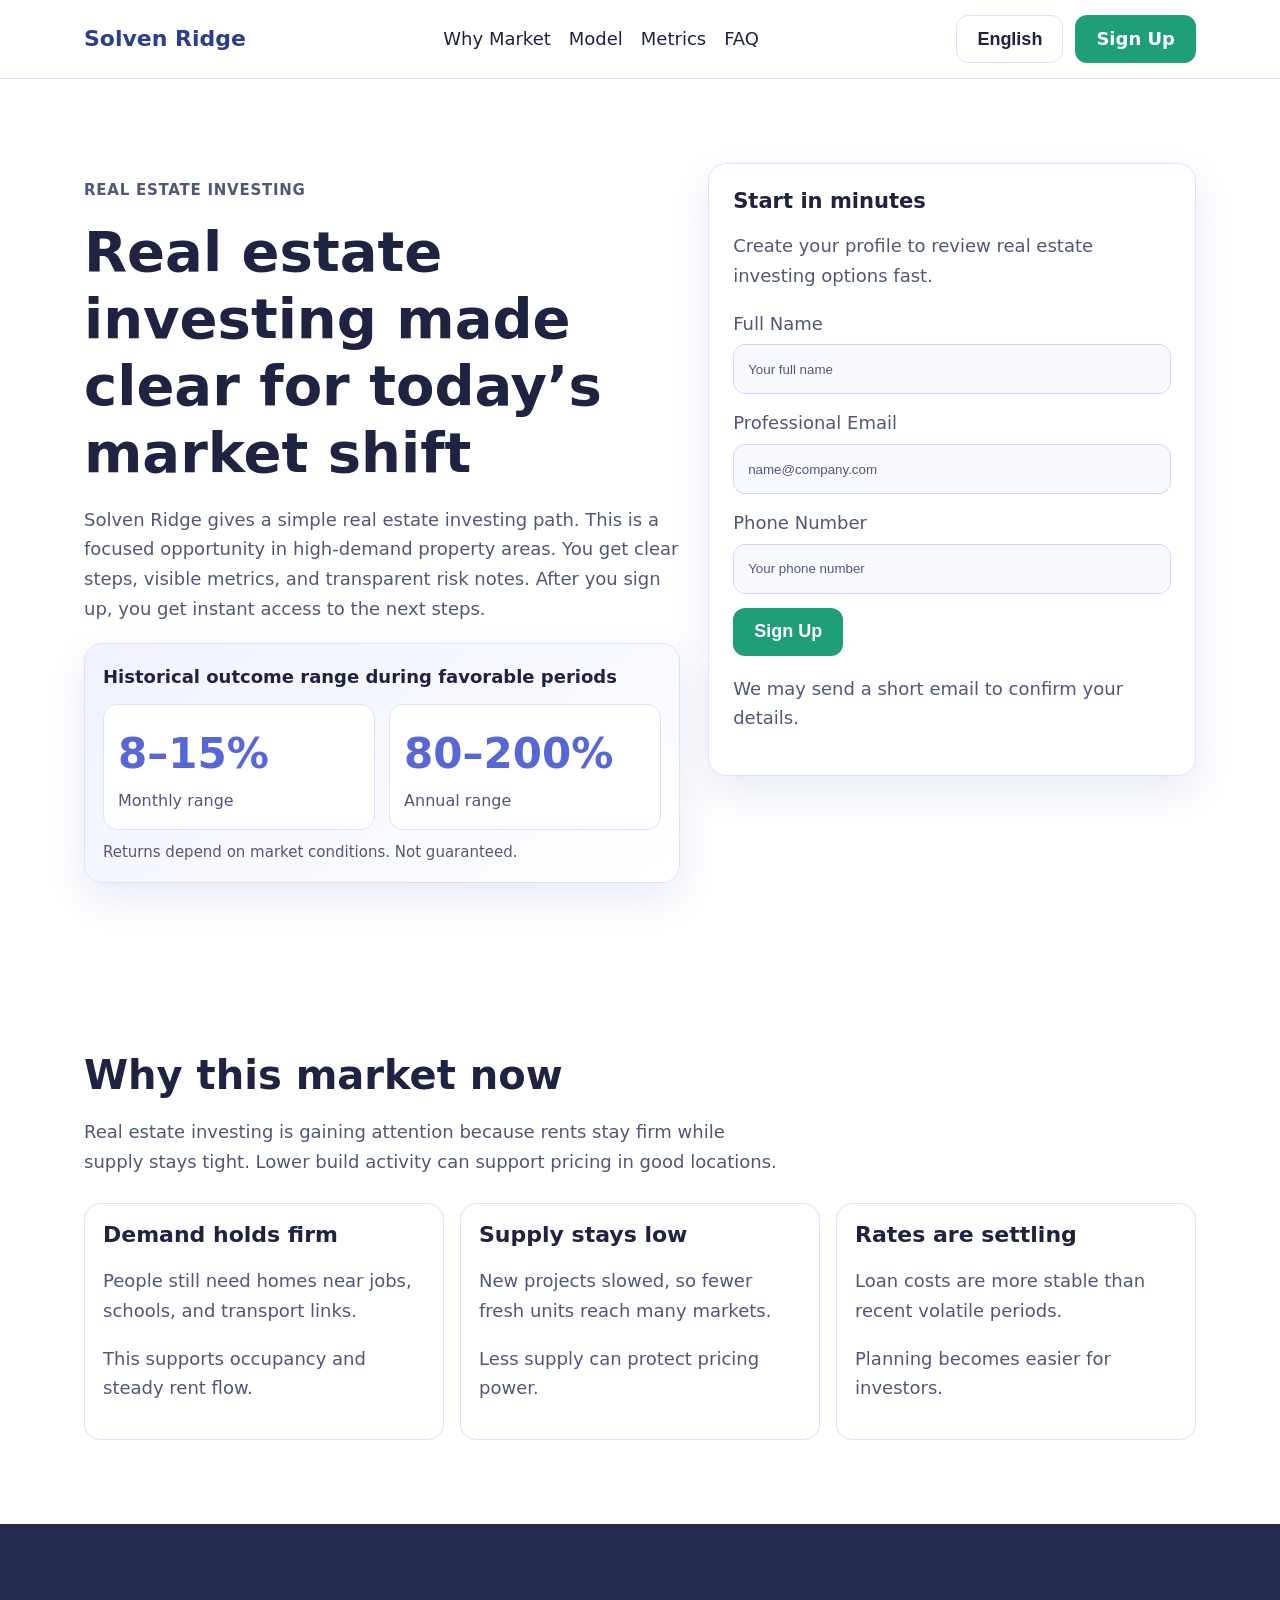
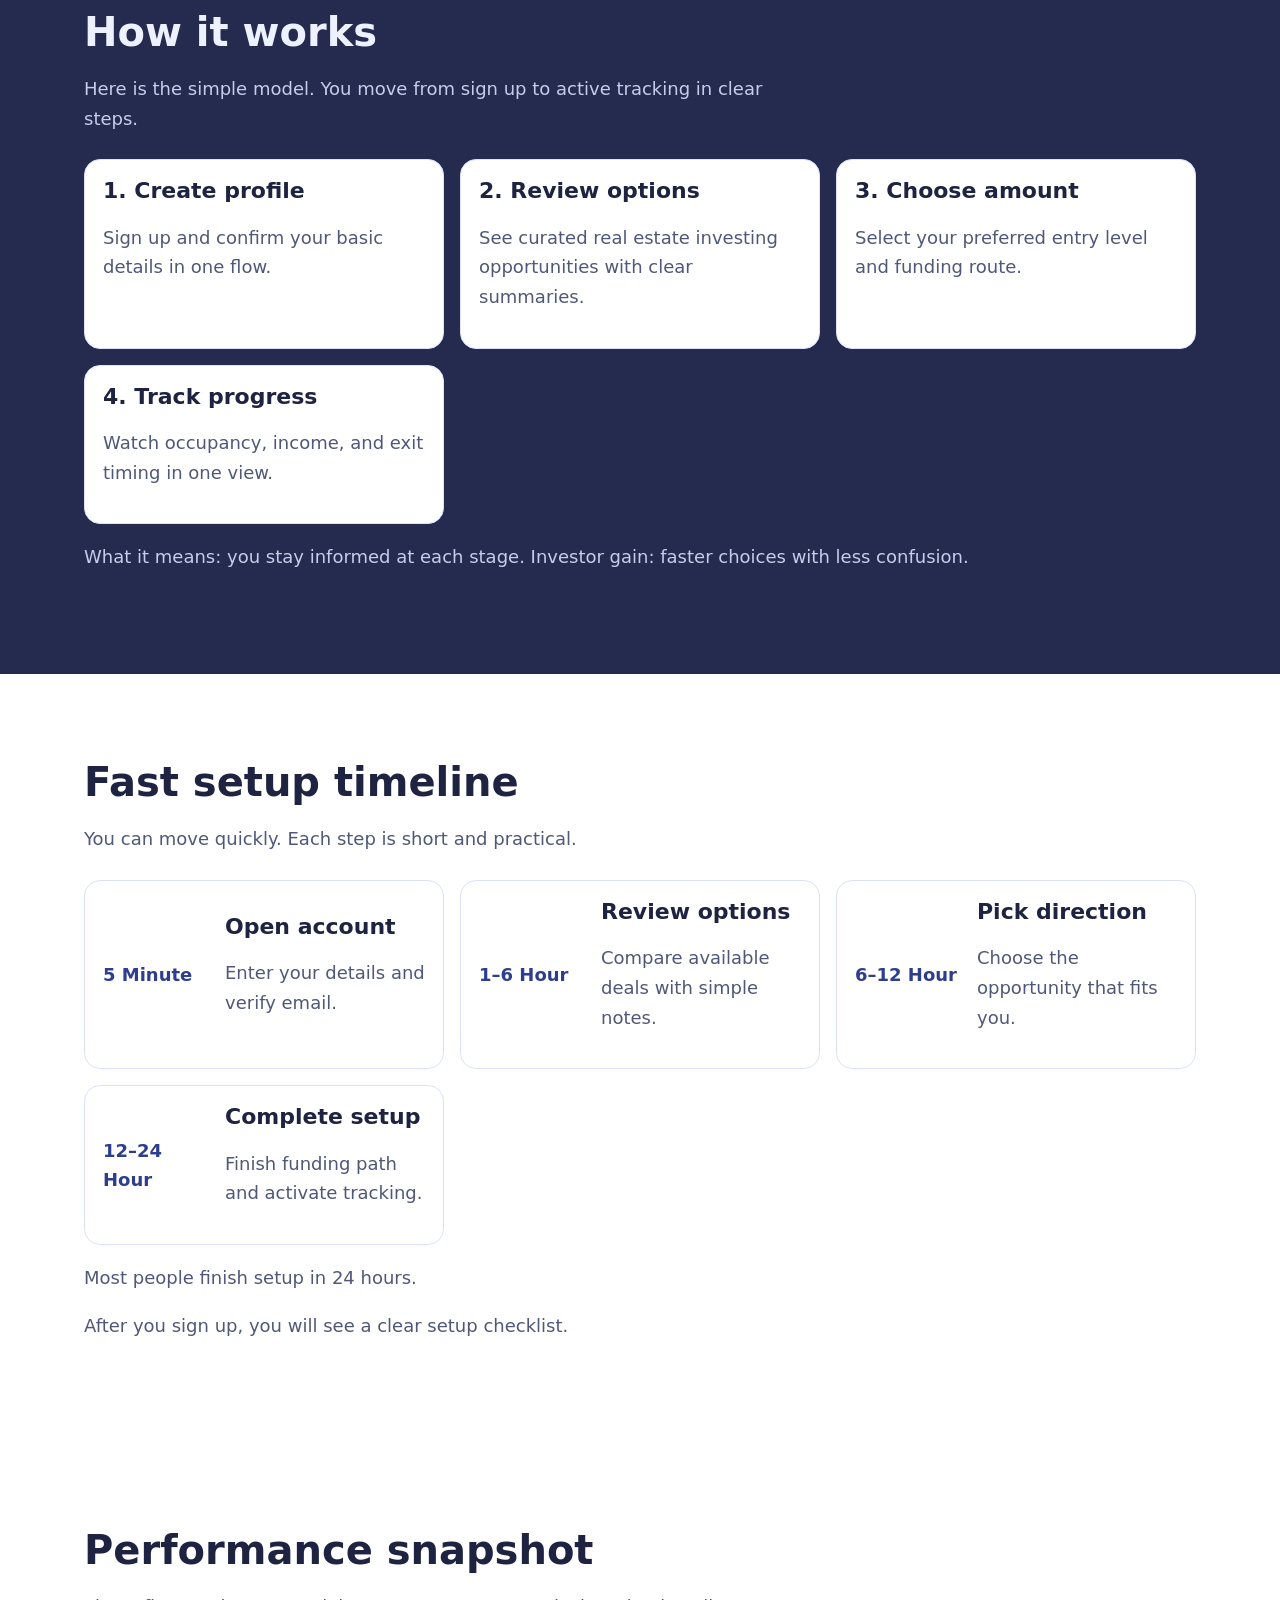
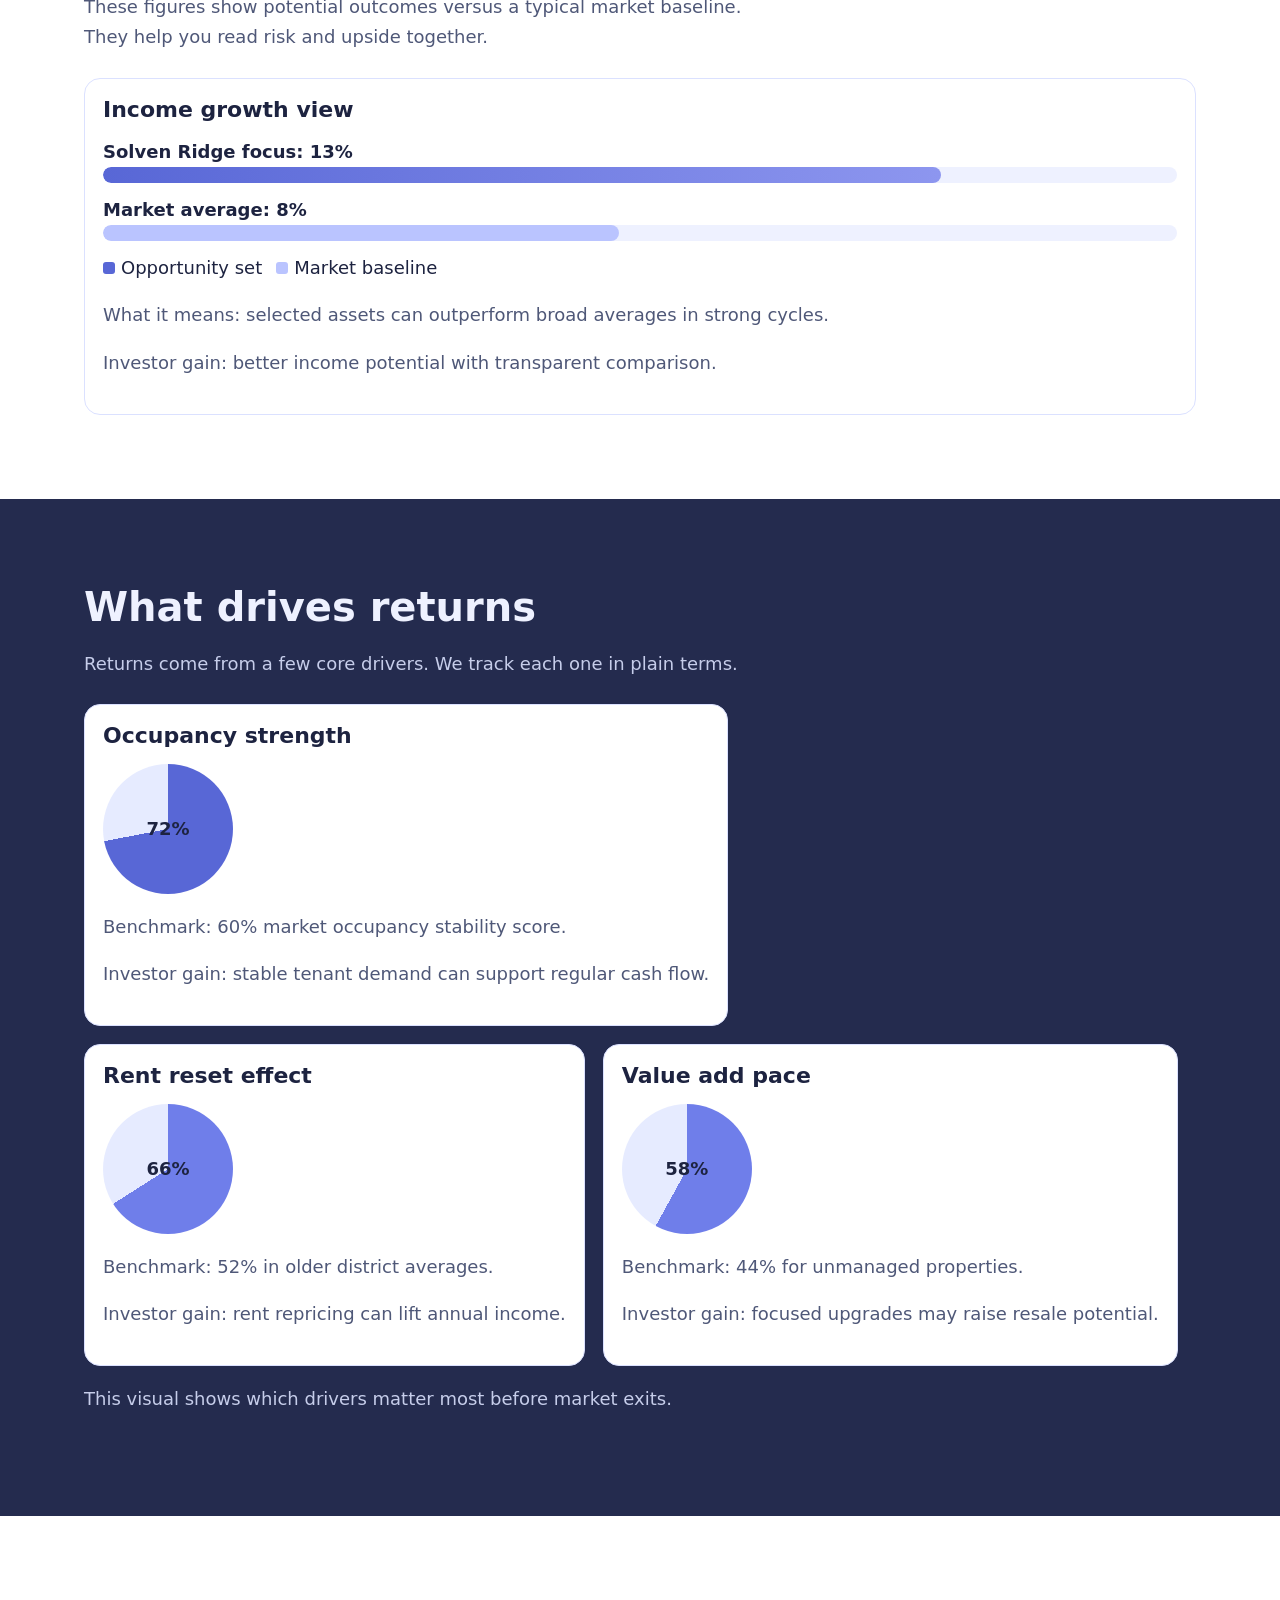
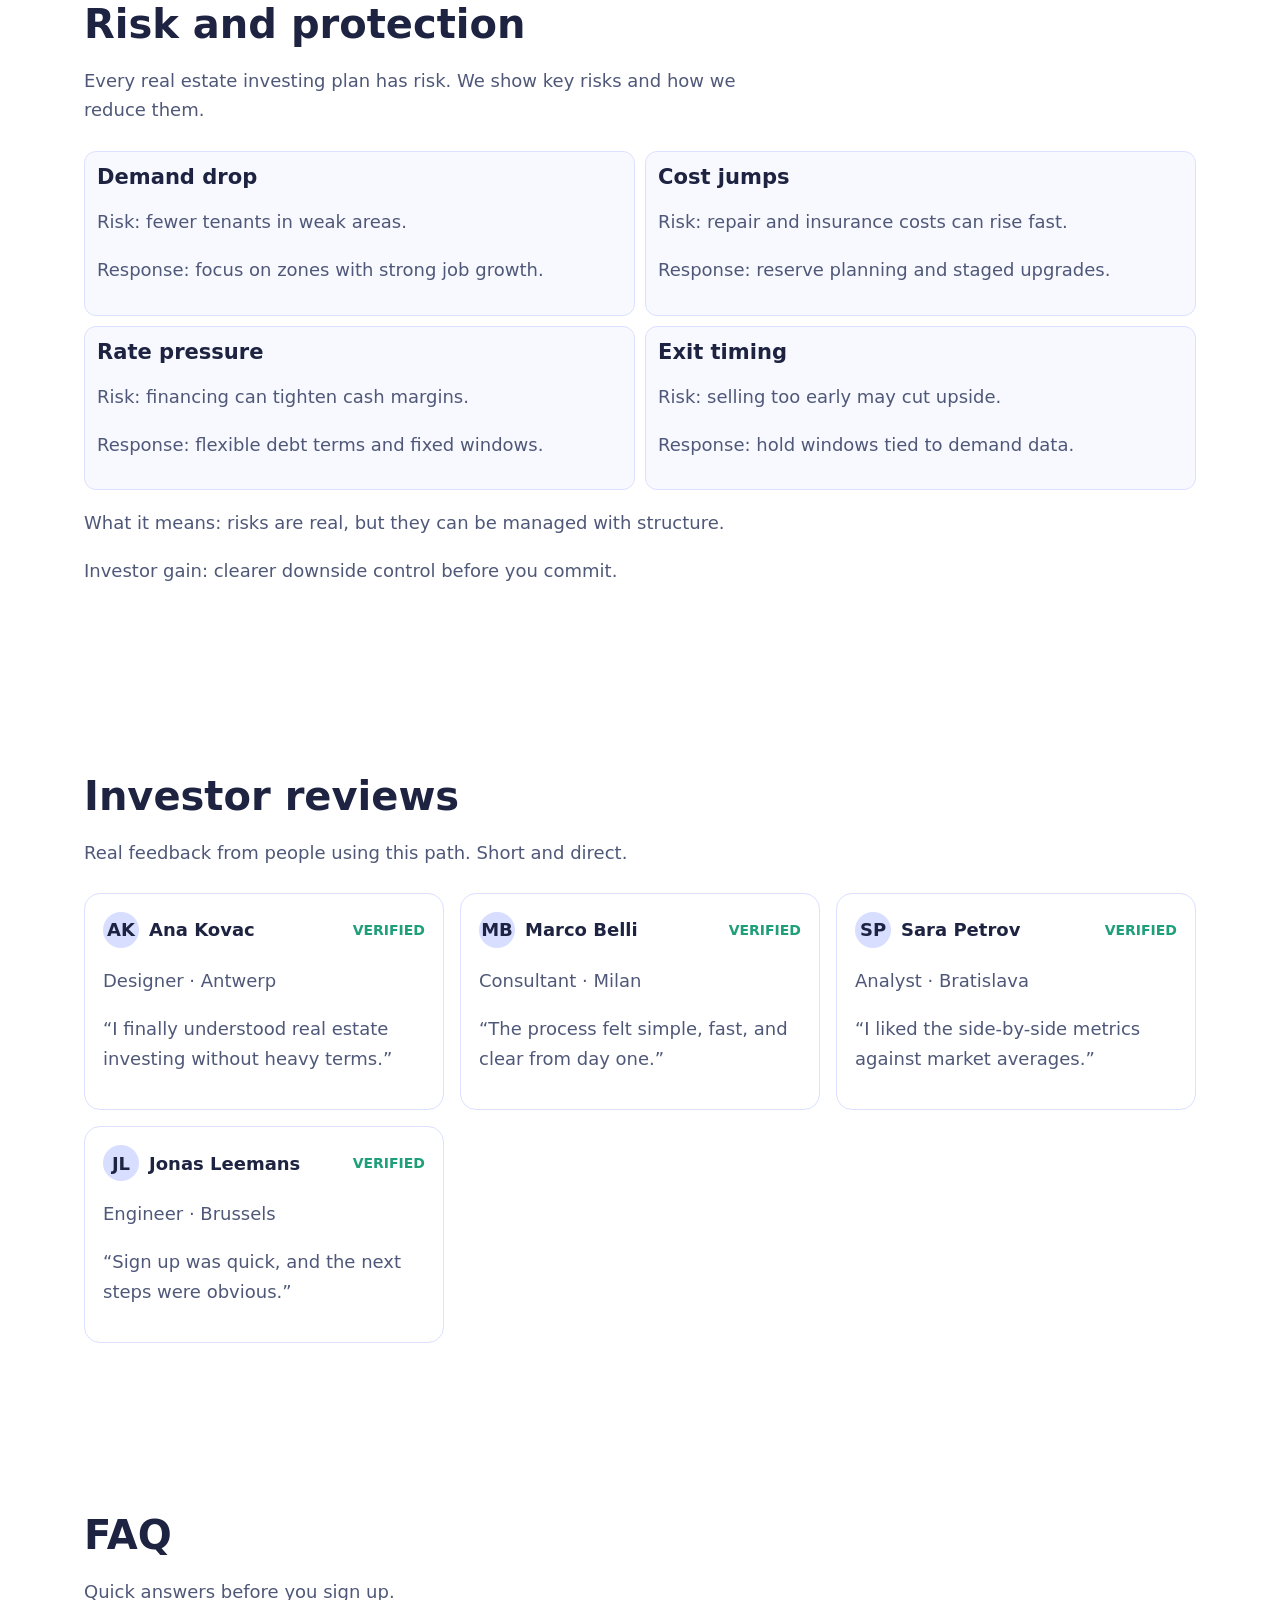
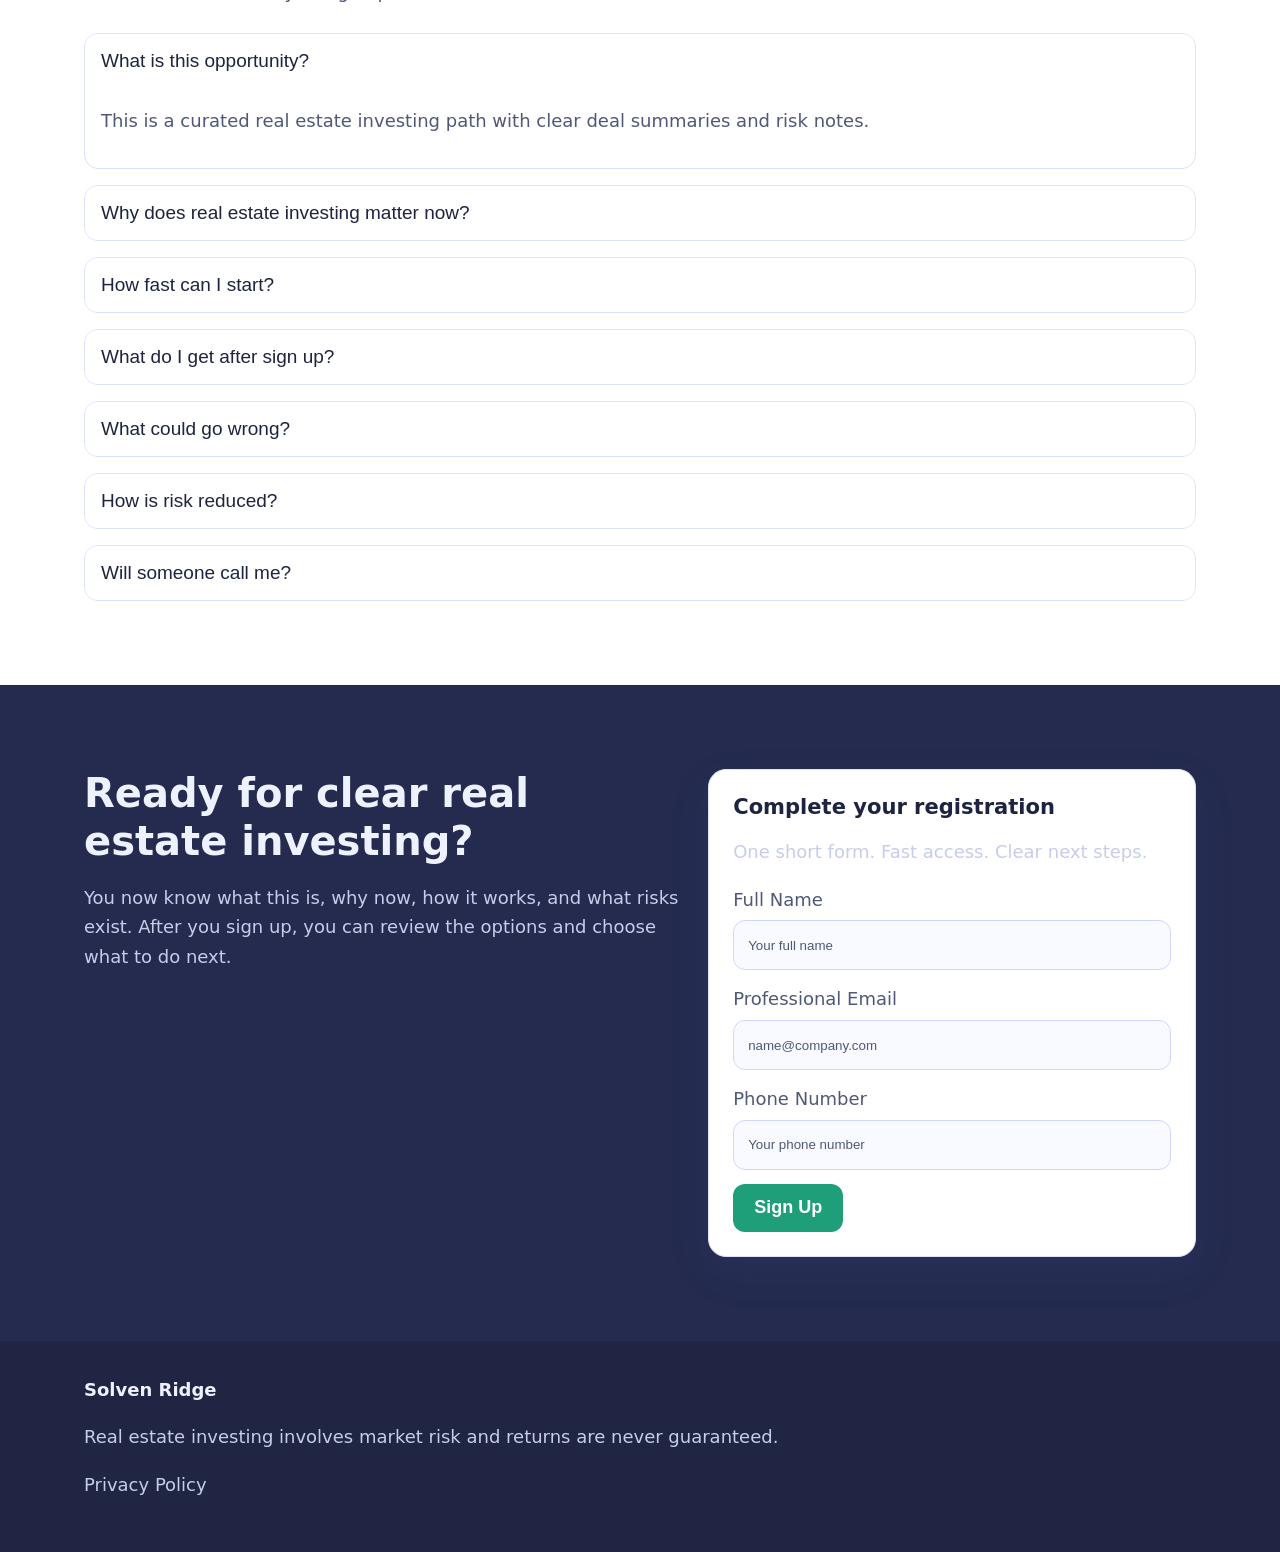
<file: index.html>
<!doctype html>
<html lang="en">
<head>
  <meta charset="UTF-8" />
  <meta name="viewport" content="width=device-width, initial-scale=1" />
  <title>Solven Ridge | Real Estate Investing Opportunities | English</title>
  <meta name="description" content="Explore a clear real estate investing opportunity with simple steps, transparent metrics, and a fast sign-up path." />
  <link rel="canonical" href="https://solvenridge.com/index.html" />
  <link rel="alternate" hreflang="en" href="https://solvenridge.com/index.html" />
  <link rel="alternate" hreflang="de" href="https://solvenridge.com/de/index.html" />
  <link rel="alternate" hreflang="fr" href="https://solvenridge.com/fr/index.html" />
  <link rel="alternate" hreflang="es" href="https://solvenridge.com/es/index.html" />
  <link rel="alternate" hreflang="it" href="https://solvenridge.com/it/index.html" />
  <link rel="alternate" hreflang="tr" href="https://solvenridge.com/tr/index.html" />
  <link rel="alternate" hreflang="pt" href="https://solvenridge.com/pt/index.html" />
  <link rel="alternate" hreflang="ja" href="https://solvenridge.com/jp/index.html" />
  <link rel="alternate" hreflang="sk" href="https://solvenridge.com/sk/index.html" />
  <link rel="alternate" hreflang="nl-BE" href="https://solvenridge.com/be/index.html" />
  <meta property="og:title" content="Solven Ridge | Real Estate Investing" />
  <meta property="og:description" content="A premium, simple path to real estate investing opportunities." />
  <meta property="og:type" content="website" />
  <meta property="og:url" content="https://solvenridge.com/index.html" />
  <meta property="og:image" content="https://solvenridge.com/assets/img/og.jpg" />
  <meta name="twitter:card" content="summary_large_image" />
  <meta name="twitter:title" content="Solven Ridge | Real Estate Investing" />
  <meta name="twitter:description" content="See the opportunity, process, risks, and next steps in plain English." />
  <link rel="stylesheet" href="assets/style.css" />
</head>
<body>
  <header class="header">
    <div class="container header-inner">
      <a class="brand" href="#top">Solven Ridge</a>
      <nav class="nav-links" aria-label="Main">
        <a href="#market">Why Market</a><a href="#model">Model</a><a href="#metrics">Metrics</a><a href="#faq">FAQ</a>
      </nav>
      <div class="header-right">
        <div class="lang">
          <button class="lang-btn" data-lang-toggle aria-label="Select language">English</button>
          <div class="lang-menu" role="menu">
            <a href="index.html"><img class="flag" loading="lazy" src="https://flagcdn.com/gb.svg" alt="GB"/>English</a>
            <a href="de/index.html"><img class="flag" loading="lazy" src="https://flagcdn.com/de.svg" alt="DE"/>Deutsch</a>
            <a href="fr/index.html"><img class="flag" loading="lazy" src="https://flagcdn.com/fr.svg" alt="FR"/>Français</a>
            <a href="es/index.html"><img class="flag" loading="lazy" src="https://flagcdn.com/es.svg" alt="ES"/>Español</a>
            <a href="it/index.html"><img class="flag" loading="lazy" src="https://flagcdn.com/it.svg" alt="IT"/>Italiano</a>
            <a href="tr/index.html"><img class="flag" loading="lazy" src="https://flagcdn.com/tr.svg" alt="TR"/>Türkçe</a>
            <a href="pt/index.html"><img class="flag" loading="lazy" src="https://flagcdn.com/pt.svg" alt="PT"/>Português</a>
            <a href="jp/index.html"><img class="flag" loading="lazy" src="https://flagcdn.com/jp.svg" alt="JP"/>日本語</a>
            <a href="sk/index.html"><img class="flag" loading="lazy" src="https://flagcdn.com/sk.svg" alt="SK"/>Slovak</a>
            <a href="be/index.html"><img class="flag" loading="lazy" src="https://flagcdn.com/be.svg" alt="BE"/>Nederlands (BE)</a>
          </div>
        </div>
        <a class="btn btn-primary" href="#signup">Sign Up</a>
      </div>
      <button class="burger" data-open-drawer aria-label="Open menu">☰</button>
    </div>
  </header>

  <div class="drawer-backdrop" data-backdrop>
    <aside class="drawer" data-drawer>
      <div class="drawer-top"><strong>Menu</strong><button class="icon-btn" data-close-drawer aria-label="Close menu">✕</button></div>
      <nav>
        <a href="#market">Why Market</a><a href="#model">Model</a><a href="#process">Process</a><a href="#metrics">Metrics</a><a href="#faq">FAQ</a>
      </nav>
      <div class="lang">
        <button class="lang-btn" data-lang-toggle aria-label="Select language">English</button>
        <div class="lang-menu">
          <a href="index.html"><img class="flag" loading="lazy" src="https://flagcdn.com/gb.svg" alt="GB"/>English</a>
          <a href="de/index.html"><img class="flag" loading="lazy" src="https://flagcdn.com/de.svg" alt="DE"/>Deutsch</a>
          <a href="fr/index.html"><img class="flag" loading="lazy" src="https://flagcdn.com/fr.svg" alt="FR"/>Français</a>
          <a href="es/index.html"><img class="flag" loading="lazy" src="https://flagcdn.com/es.svg" alt="ES"/>Español</a>
          <a href="it/index.html"><img class="flag" loading="lazy" src="https://flagcdn.com/it.svg" alt="IT"/>Italiano</a>
          <a href="tr/index.html"><img class="flag" loading="lazy" src="https://flagcdn.com/tr.svg" alt="TR"/>Türkçe</a>
          <a href="pt/index.html"><img class="flag" loading="lazy" src="https://flagcdn.com/pt.svg" alt="PT"/>Português</a>
          <a href="jp/index.html"><img class="flag" loading="lazy" src="https://flagcdn.com/jp.svg" alt="JP"/>日本語</a>
          <a href="sk/index.html"><img class="flag" loading="lazy" src="https://flagcdn.com/sk.svg" alt="SK"/>Slovak</a>
          <a href="be/index.html"><img class="flag" loading="lazy" src="https://flagcdn.com/be.svg" alt="BE"/>Nederlands (BE)</a>
        </div>
      </div>
      <p><a class="btn btn-primary" href="#signup">Sign Up</a></p>
    </aside>
  </div>

  <main id="top">
    <section class="section light hero">
      <div class="container hero-grid">
        <div class="reveal">
          <p class="kicker">Real Estate Investing</p>
          <h1>Real estate investing made clear for today’s market shift</h1>
          <p>Solven Ridge gives a simple real estate investing path. This is a focused opportunity in high-demand property areas. You get clear steps, visible metrics, and transparent risk notes. After you sign up, you get instant access to the next steps.</p>
          <div class="performance-panel">
            <div class="perf-head">Historical outcome range during favorable periods</div>
            <div class="perf-grid">
              <div class="perf-item"><div class="perf-num">8–15%</div><div class="perf-label">Monthly range</div></div>
              <div class="perf-item"><div class="perf-num">80–200%</div><div class="perf-label">Annual range</div></div>
            </div>
            <div class="perf-note">Returns depend on market conditions. Not guaranteed.</div>
          </div>
        </div>
        <form class="form-card reveal" id="signup" aria-label="Sign up form">
          <h3>Start in minutes</h3>
          <p class="form-sub">Create your profile to review real estate investing options fast.</p>
          <label for="name1">Full Name</label><input id="name1" type="text" placeholder="Your full name" />
          <label for="email1">Professional Email</label><input id="email1" type="email" placeholder="name@company.com" />
          <label for="phone1">Phone Number</label><input id="phone1" type="tel" placeholder="Your phone number" />
          <button class="btn btn-primary" type="button">Sign Up</button>
          <p><small>We may send a short email to confirm your details.</small></p>
        </form>
      </div>
    </section>

    <section id="market" class="section light"><div class="container reveal"><h2>Why this market now</h2><p class="section-intro">Real estate investing is gaining attention because rents stay firm while supply stays tight. Lower build activity can support pricing in good locations.</p>
      <div class="grid-3">
        <article class="card"><h3>Demand holds firm</h3><p>People still need homes near jobs, schools, and transport links.</p><p class="muted">This supports occupancy and steady rent flow.</p></article>
        <article class="card"><h3>Supply stays low</h3><p>New projects slowed, so fewer fresh units reach many markets.</p><p class="muted">Less supply can protect pricing power.</p></article>
        <article class="card"><h3>Rates are settling</h3><p>Loan costs are more stable than recent volatile periods.</p><p class="muted">Planning becomes easier for investors.</p></article>
      </div></div></section>

    <section id="model" class="section dark"><div class="container reveal"><h2>How it works</h2><p class="section-intro">Here is the simple model. You move from sign up to active tracking in clear steps.</p>
      <div class="grid-2">
        <article class="card"><h3>1. Create profile</h3><p>Sign up and confirm your basic details in one flow.</p></article>
        <article class="card"><h3>2. Review options</h3><p>See curated real estate investing opportunities with clear summaries.</p></article>
        <article class="card"><h3>3. Choose amount</h3><p>Select your preferred entry level and funding route.</p></article>
        <article class="card"><h3>4. Track progress</h3><p>Watch occupancy, income, and exit timing in one view.</p></article>
      </div><p>What it means: you stay informed at each stage. Investor gain: faster choices with less confusion.</p></div></section>

    <section id="process" class="section light"><div class="container reveal"><h2>Fast setup timeline</h2><p class="section-intro">You can move quickly. Each step is short and practical.</p>
      <div class="grid-2">
        <article class="card process-step"><div class="time-tag">5 Minute</div><div><h3>Open account</h3><p>Enter your details and verify email.</p></div></article>
        <article class="card process-step"><div class="time-tag">1–6 Hour</div><div><h3>Review options</h3><p>Compare available deals with simple notes.</p></div></article>
        <article class="card process-step"><div class="time-tag">6–12 Hour</div><div><h3>Pick direction</h3><p>Choose the opportunity that fits you.</p></div></article>
        <article class="card process-step"><div class="time-tag">12–24 Hour</div><div><h3>Complete setup</h3><p>Finish funding path and activate tracking.</p></div></article>
      </div>
      <p>Most people finish setup in 24 hours.</p>
      <p>After you sign up, you will see a clear setup checklist.</p>
    </div></section>

    <section id="metrics" class="section light"><div class="container reveal"><h2>Performance snapshot</h2><p class="section-intro">These figures show potential outcomes versus a typical market baseline. They help you read risk and upside together.</p>
      <div class="card comp-bars">
        <h3>Income growth view</h3>
        <div class="row"><strong>Solven Ridge focus: 13%</strong><div class="bar-wrap"><div class="bar bar-a" style="width:78%"></div></div></div>
        <div class="row"><strong>Market average: 8%</strong><div class="bar-wrap"><div class="bar bar-b" style="width:48%"></div></div></div>
        <div class="legend"><span class="l1">Opportunity set</span><span class="l2">Market baseline</span></div>
        <p>What it means: selected assets can outperform broad averages in strong cycles.</p>
        <p>Investor gain: better income potential with transparent comparison.</p>
      </div>
    </div></section>

    <section id="insights" class="section dark"><div class="container reveal"><h2>What drives returns</h2><p class="section-intro">Returns come from a few core drivers. We track each one in plain terms.</p>
      <div class="ring-wrap">
        <article class="card"><h3>Occupancy strength</h3><div class="ring"><span>72%</span></div><p>Benchmark: 60% market occupancy stability score.</p><p>Investor gain: stable tenant demand can support regular cash flow.</p></article>
        <article class="card"><h3>Rent reset effect</h3><div class="ring" style="background:conic-gradient(#6f7eea 0 66%, #e6ebff 66%);"><span>66%</span></div><p>Benchmark: 52% in older district averages.</p><p>Investor gain: rent repricing can lift annual income.</p></article>
        <article class="card"><h3>Value add pace</h3><div class="ring" style="background:conic-gradient(#6f7eea 0 58%, #e6ebff 58%);"><span>58%</span></div><p>Benchmark: 44% for unmanaged properties.</p><p>Investor gain: focused upgrades may raise resale potential.</p></article>
      </div>
      <p>This visual shows which drivers matter most before market exits.</p>
    </div></section>

    <section id="risk" class="section light"><div class="container reveal"><h2>Risk and protection</h2><p class="section-intro">Every real estate investing plan has risk. We show key risks and how we reduce them.</p>
      <div class="matrix">
        <article class="cell"><h3>Demand drop</h3><p>Risk: fewer tenants in weak areas.</p><p>Response: focus on zones with strong job growth.</p></article>
        <article class="cell"><h3>Cost jumps</h3><p>Risk: repair and insurance costs can rise fast.</p><p>Response: reserve planning and staged upgrades.</p></article>
        <article class="cell"><h3>Rate pressure</h3><p>Risk: financing can tighten cash margins.</p><p>Response: flexible debt terms and fixed windows.</p></article>
        <article class="cell"><h3>Exit timing</h3><p>Risk: selling too early may cut upside.</p><p>Response: hold windows tied to demand data.</p></article>
      </div>
      <p>What it means: risks are real, but they can be managed with structure.</p>
      <p>Investor gain: clearer downside control before you commit.</p>
    </div></section>

    <section id="reviews" class="section light"><div class="container reveal"><h2>Investor reviews</h2><p class="section-intro">Real feedback from people using this path. Short and direct.</p>
      <div class="review-grid grid-2">
        <article class="card"><div class="review-head"><span class="avatar">AK</span><strong>Ana Kovac</strong><span class="verified">VERIFIED</span></div><p>Designer · Antwerp</p><p>“I finally understood real estate investing without heavy terms.”</p></article>
        <article class="card"><div class="review-head"><span class="avatar">MB</span><strong>Marco Belli</strong><span class="verified">VERIFIED</span></div><p>Consultant · Milan</p><p>“The process felt simple, fast, and clear from day one.”</p></article>
        <article class="card"><div class="review-head"><span class="avatar">SP</span><strong>Sara Petrov</strong><span class="verified">VERIFIED</span></div><p>Analyst · Bratislava</p><p>“I liked the side-by-side metrics against market averages.”</p></article>
        <article class="card"><div class="review-head"><span class="avatar">JL</span><strong>Jonas Leemans</strong><span class="verified">VERIFIED</span></div><p>Engineer · Brussels</p><p>“Sign up was quick, and the next steps were obvious.”</p></article>
      </div>
    </div></section>

    <section id="faq" class="section light"><div class="container reveal"><h2>FAQ</h2><p class="section-intro">Quick answers before you sign up.</p>
      <div class="faq-list">
        <article class="faq-item open"><button class="faq-q">What is this opportunity?</button><div class="faq-a"><p>This is a curated real estate investing path with clear deal summaries and risk notes.</p></div></article>
        <article class="faq-item"><button class="faq-q">Why does real estate investing matter now?</button><div class="faq-a"><p>Demand remains solid in key zones while supply growth is still limited.</p></div></article>
        <article class="faq-item"><button class="faq-q">How fast can I start?</button><div class="faq-a"><p>Most people complete setup within 24 hours using the guided checklist.</p></div></article>
        <article class="faq-item"><button class="faq-q">What do I get after sign up?</button><div class="faq-a"><p>You get instant access to next steps, options, and a simple setup flow.</p></div></article>
        <article class="faq-item"><button class="faq-q">What could go wrong?</button><div class="faq-a"><p>Market demand, rates, or costs can move against returns in some periods.</p></div></article>
        <article class="faq-item"><button class="faq-q">How is risk reduced?</button><div class="faq-a"><p>By selecting strong areas, managing reserves, and planning exit timing clearly.</p></div></article>
        <article class="faq-item"><button class="faq-q">Will someone call me?</button><div class="faq-a"><p>No calls are required. We may send a short email to confirm details.</p></div></article>
      </div>
    </div></section>

    <section class="section dark"><div class="container hero-grid reveal"><div><h2>Ready for clear real estate investing?</h2><p>You now know what this is, why now, how it works, and what risks exist. After you sign up, you can review the options and choose what to do next.</p></div>
      <form class="form-card" aria-label="Final sign up form">
        <h3 class="form-title">Complete your registration</h3><p class="form-sub">One short form. Fast access. Clear next steps.</p>
        <label for="name2">Full Name</label><input id="name2" type="text" placeholder="Your full name" />
        <label for="email2">Professional Email</label><input id="email2" type="email" placeholder="name@company.com" />
        <label for="phone2">Phone Number</label><input id="phone2" type="tel" placeholder="Your phone number" />
        <button class="btn btn-primary" type="button">Sign Up</button>
      </form>
    </div></section>
  </main>

  <footer class="footer"><div class="container"><strong>Solven Ridge</strong><p>Real estate investing involves market risk and returns are never guaranteed.</p><p><a href="#" data-open-privacy>Privacy Policy</a></p></div></footer>

  <div class="modal-backdrop" data-modal>
    <section class="modal" role="dialog" aria-modal="true" aria-label="Privacy Policy">
      <div class="modal-head"><strong>Privacy Policy</strong><button class="icon-btn" data-close-privacy aria-label="Close privacy policy">✕</button></div>
      <div class="modal-body">
        <h3>Introduction</h3><p>We explain clearly how your personal data is handled across this website.</p>
        <h3>Data collection</h3><p>We collect full name, professional email, and phone number from form submissions.</p>
        <h3>Legal basis</h3><p>Processing is based on your consent and our need to provide requested access.</p>
        <h3>Cookies</h3><p>Basic cookies support site function, language dropdown behavior, and security controls.</p>
        <h3>Retention</h3><p>We keep data only as long as needed for account setup and legal obligations.</p>
        <h3>Third-party sharing</h3><p>We may share data with trusted service providers that help operate this site.</p>
        <h3>Security</h3><p>We use access controls, encryption practices, and monitoring to protect your data.</p>
        <h3>User rights</h3><p>You can request access, correction, deletion, or export of your personal data.</p>
        <h3>International transfers</h3><p>Some providers process data outside your country under approved safeguards.</p>
        <h3>Industry risk disclosure</h3><p>Investment information can change quickly, and outcomes may differ from past cycles.</p>
        <h3>Contact</h3><p>For privacy questions, email privacy@solvenridge.com.</p>
      </div>
      <div class="modal-foot"><button class="btn" data-close-privacy>Close</button></div>
    </section>
  </div>

  <script type="application/ld+json">{"@context":"https://schema.org","@graph":[{"@type":"Organization","name":"Solven Ridge","url":"https://solvenridge.com"},{"@type":"WebSite","name":"Solven Ridge","url":"https://solvenridge.com/index.html"},{"@type":"FAQPage","mainEntity":[{"@type":"Question","name":"What is this opportunity?","acceptedAnswer":{"@type":"Answer","text":"A curated real estate investing path with clear risk notes."}},{"@type":"Question","name":"How fast can I start?","acceptedAnswer":{"@type":"Answer","text":"Most people complete setup in 24 hours."}}]},{"@type":"Review","author":{"@type":"Person","name":"Ana Kovac"},"reviewRating":{"@type":"Rating","ratingValue":"5"},"reviewBody":"I finally understood real estate investing without heavy terms."}]}</script>
  <script defer src="assets/app.js"></script>
</body>
</html>
</file>
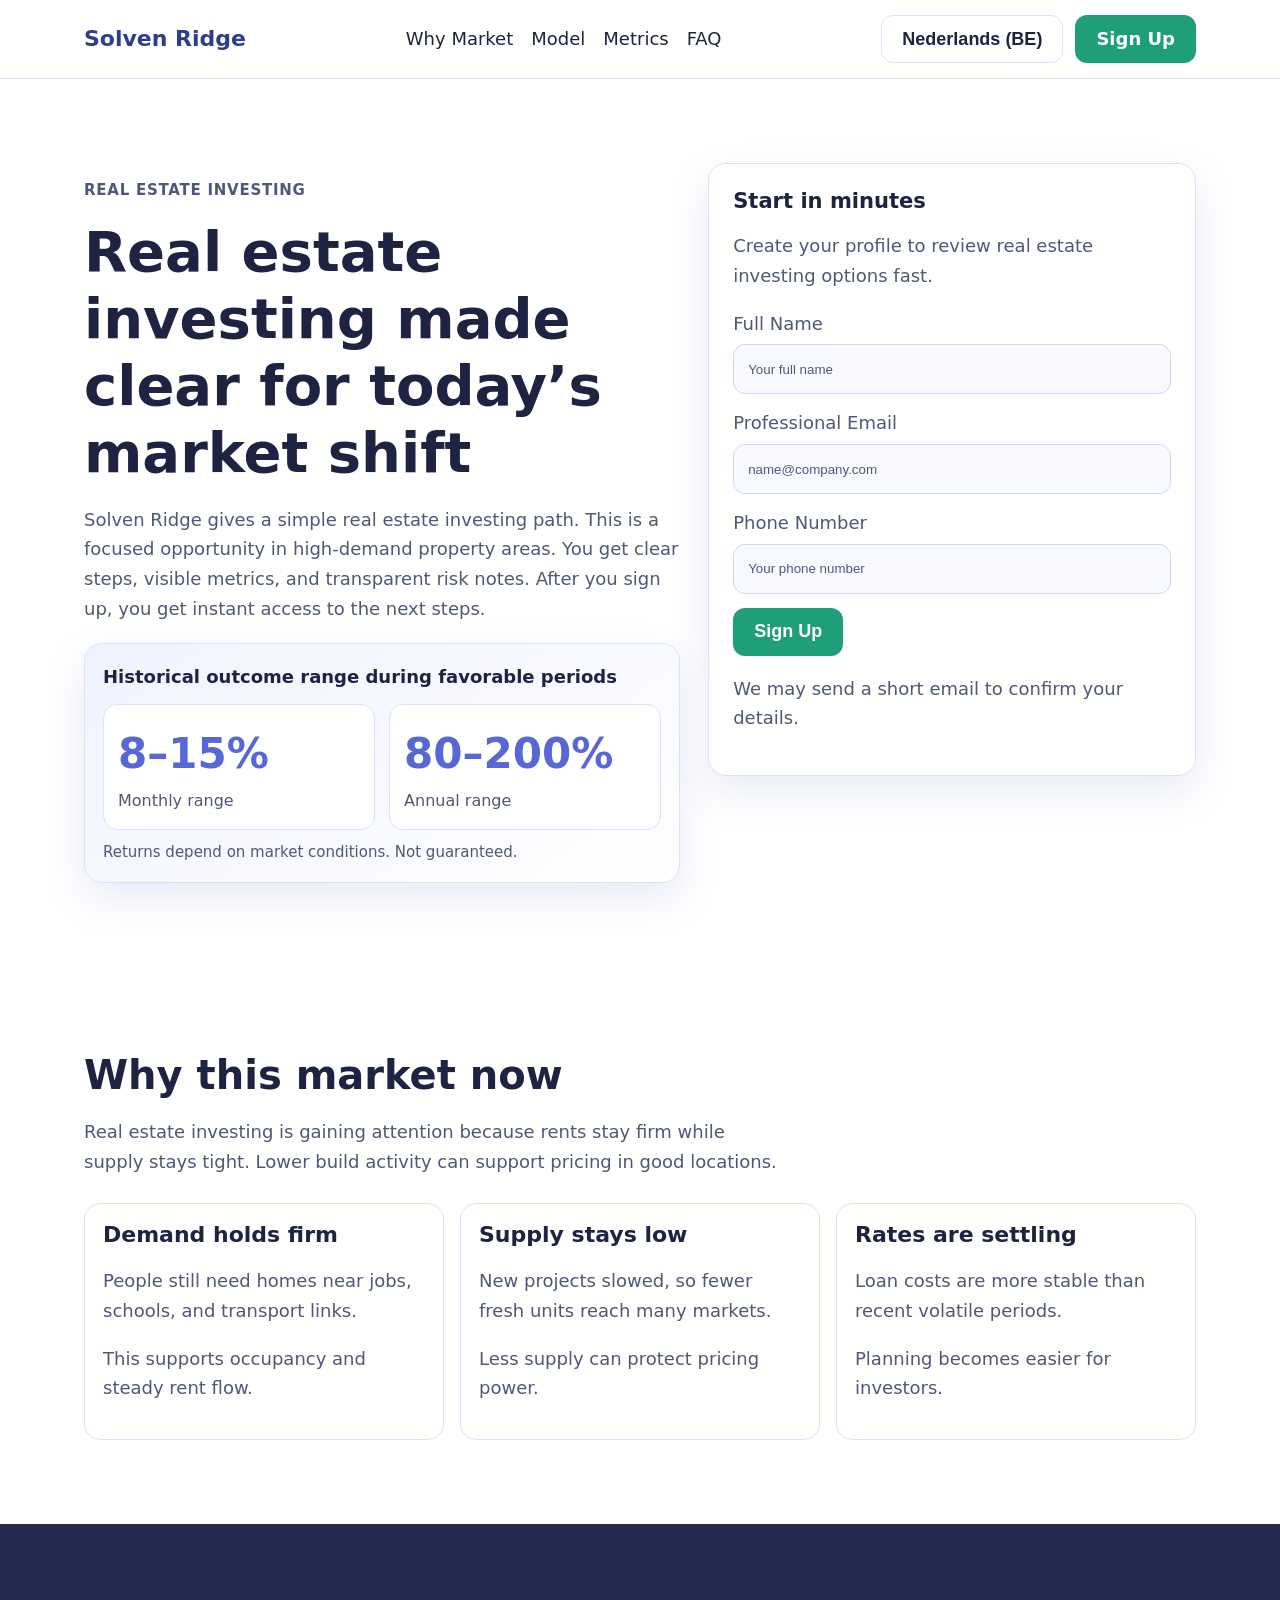
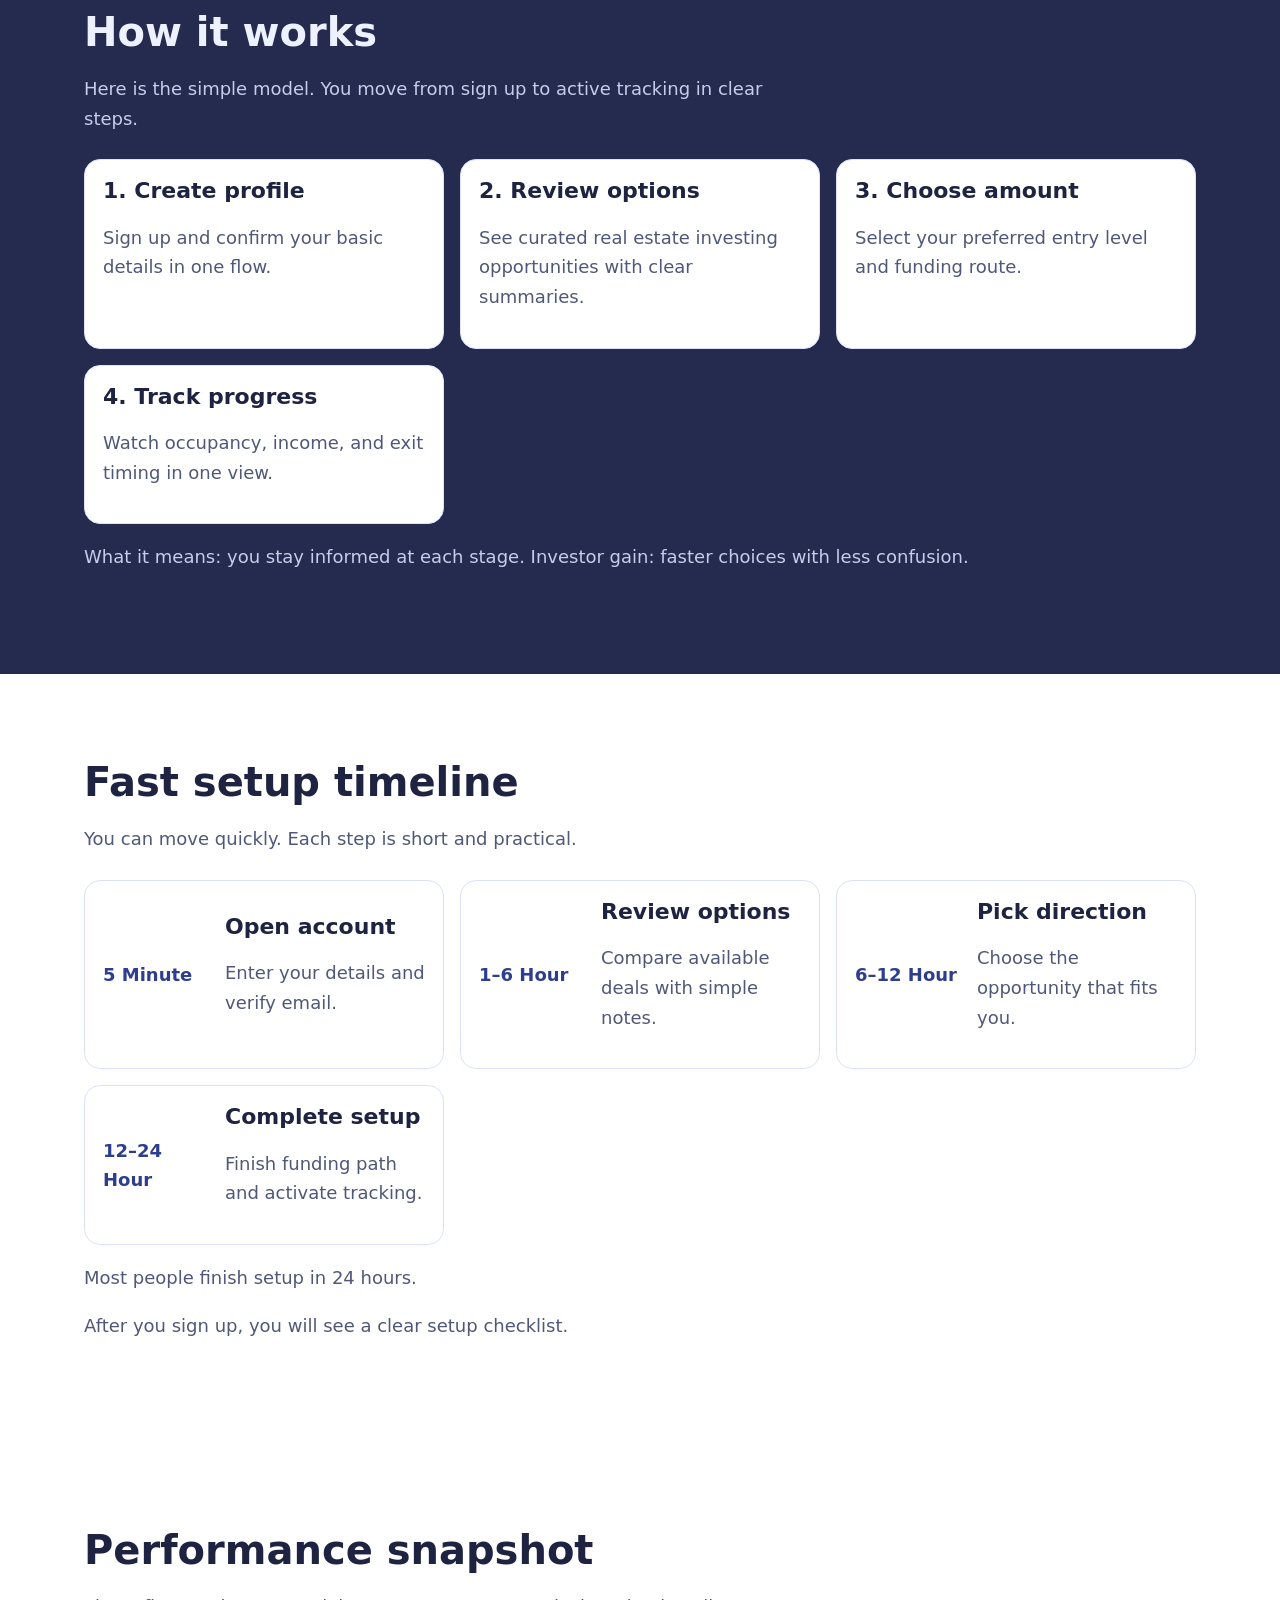
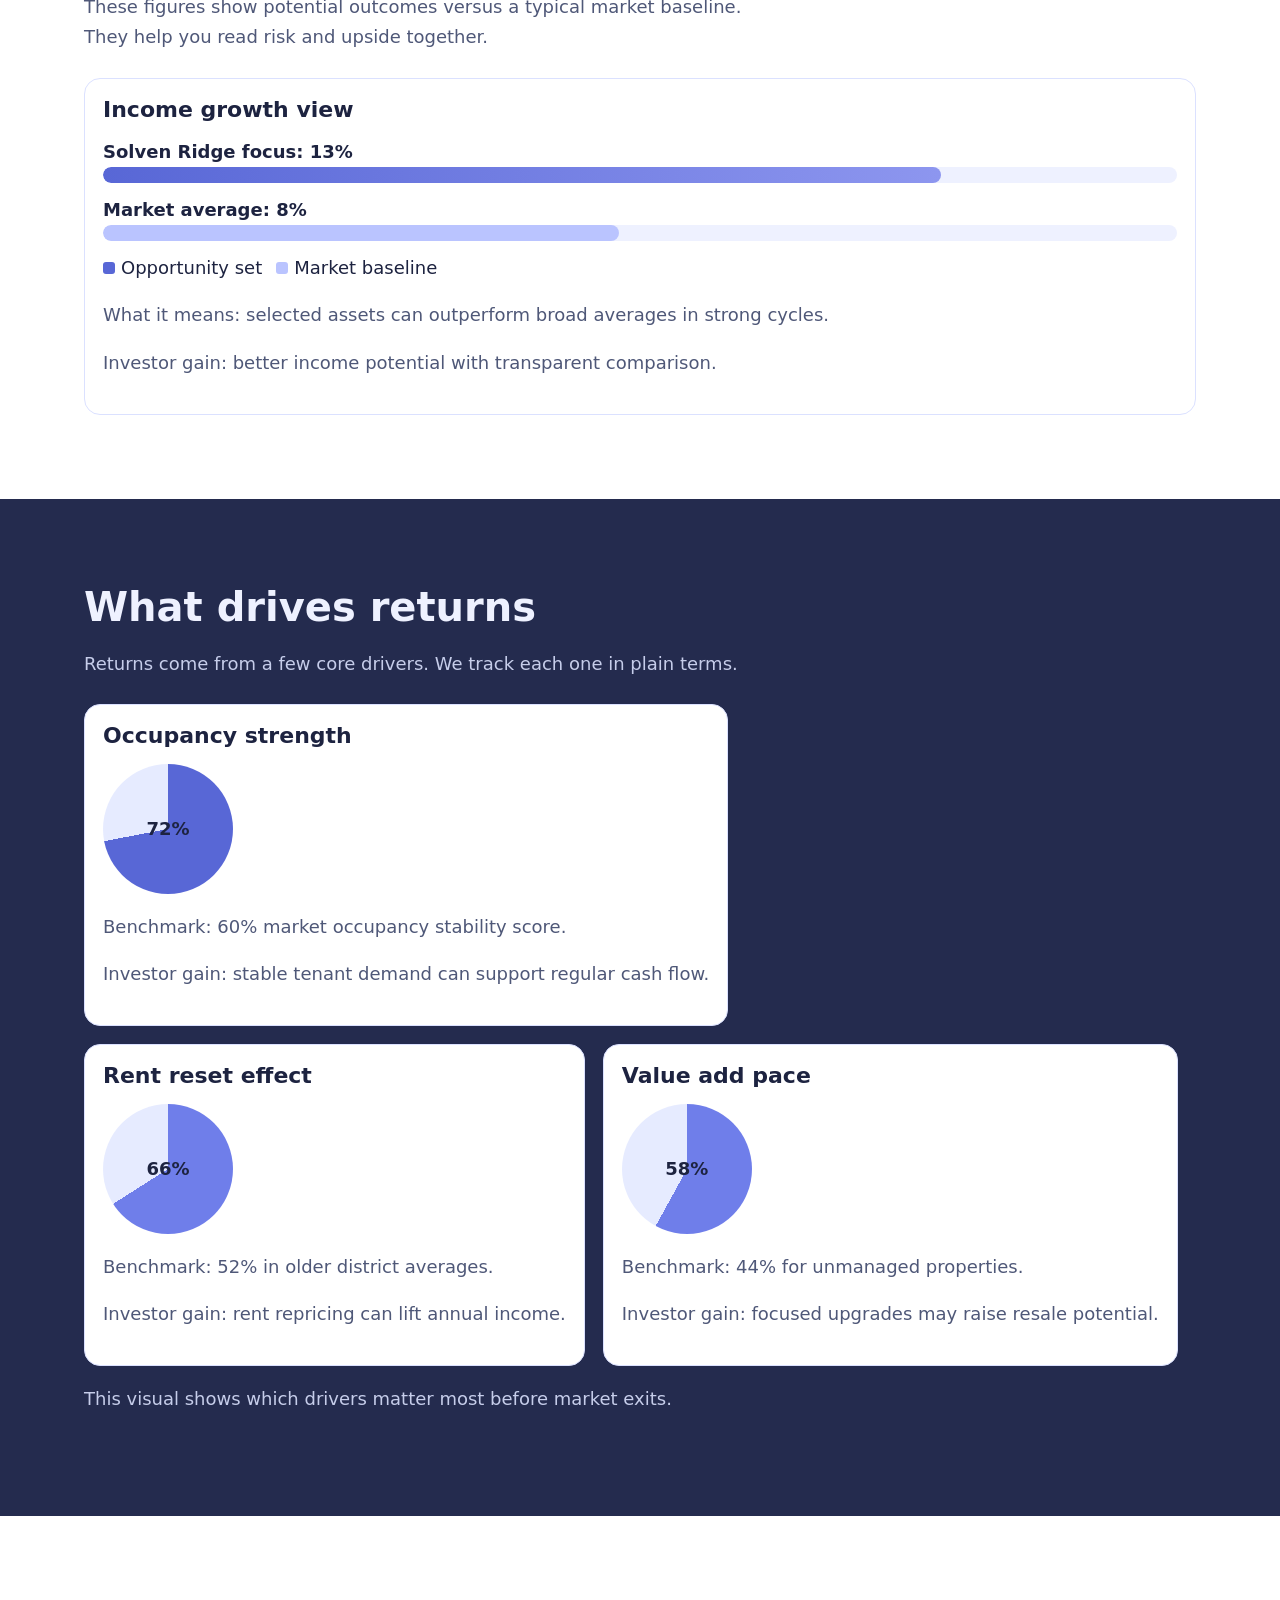
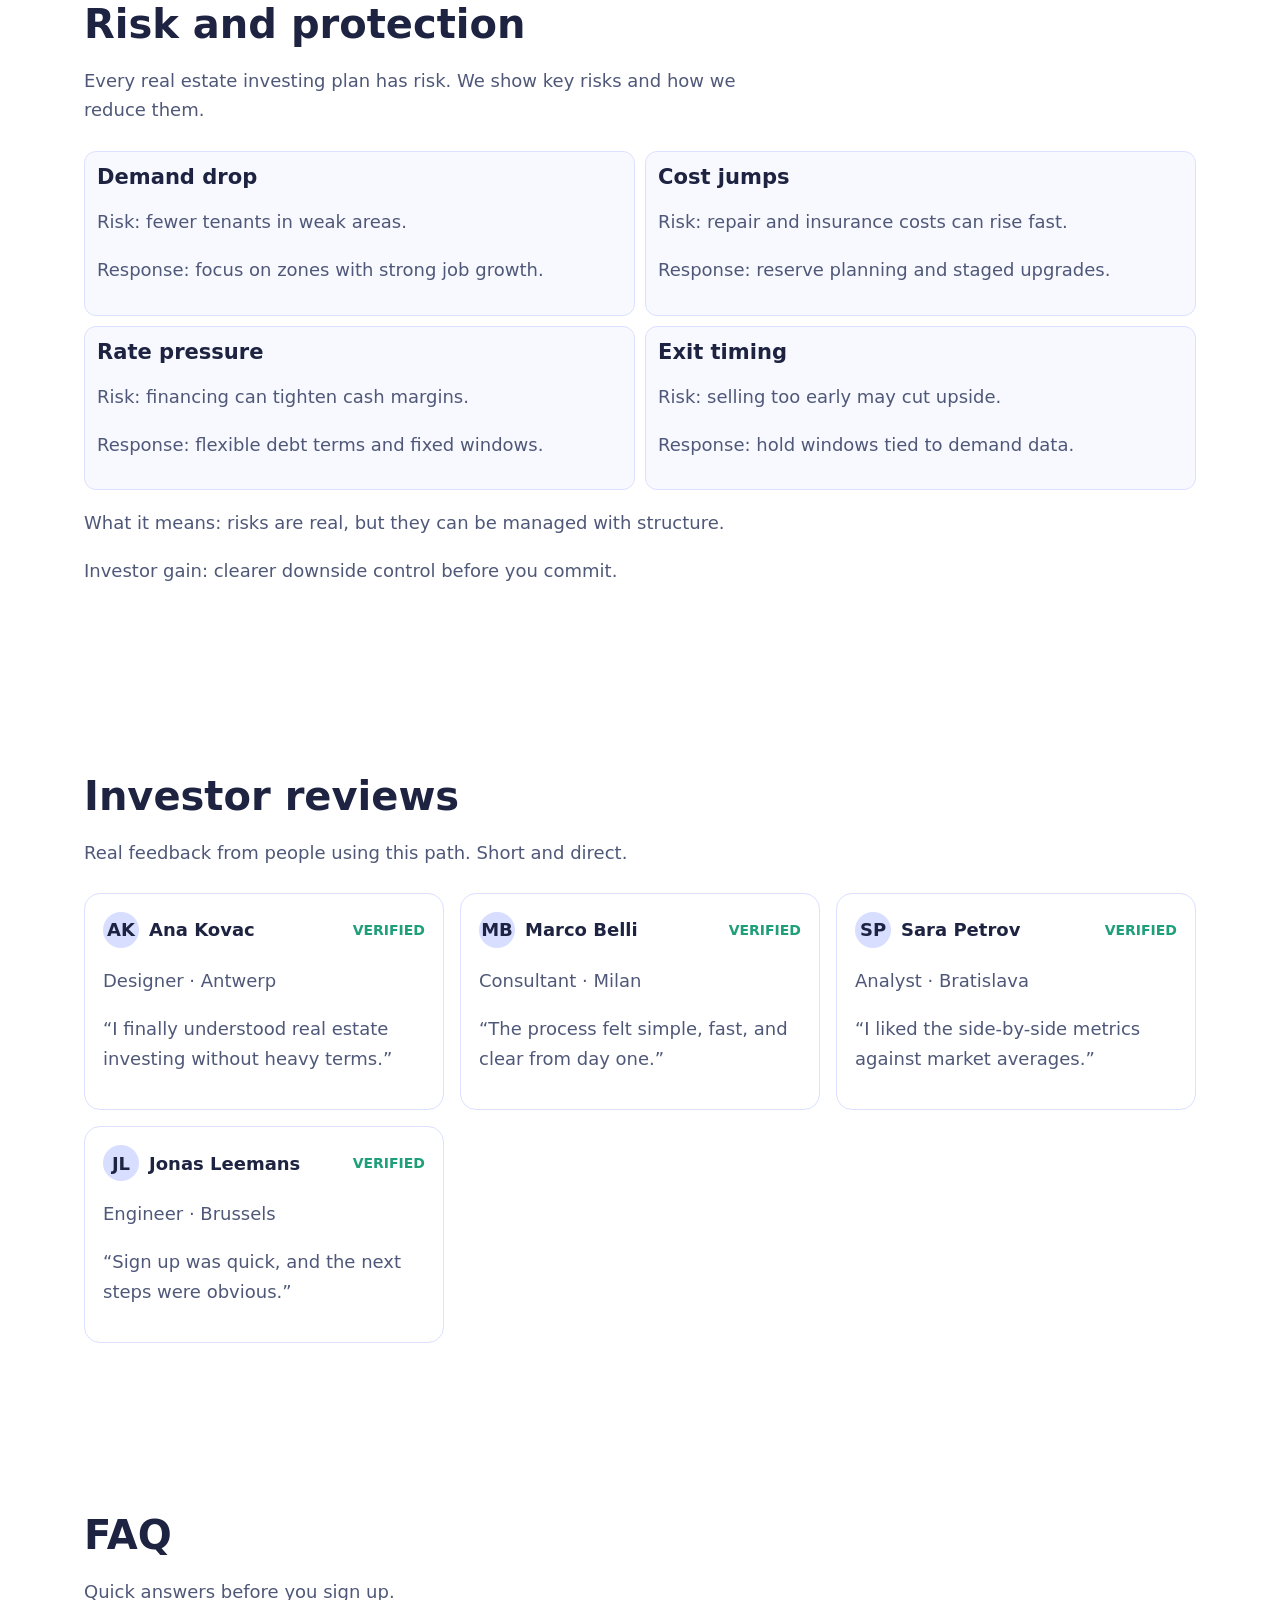
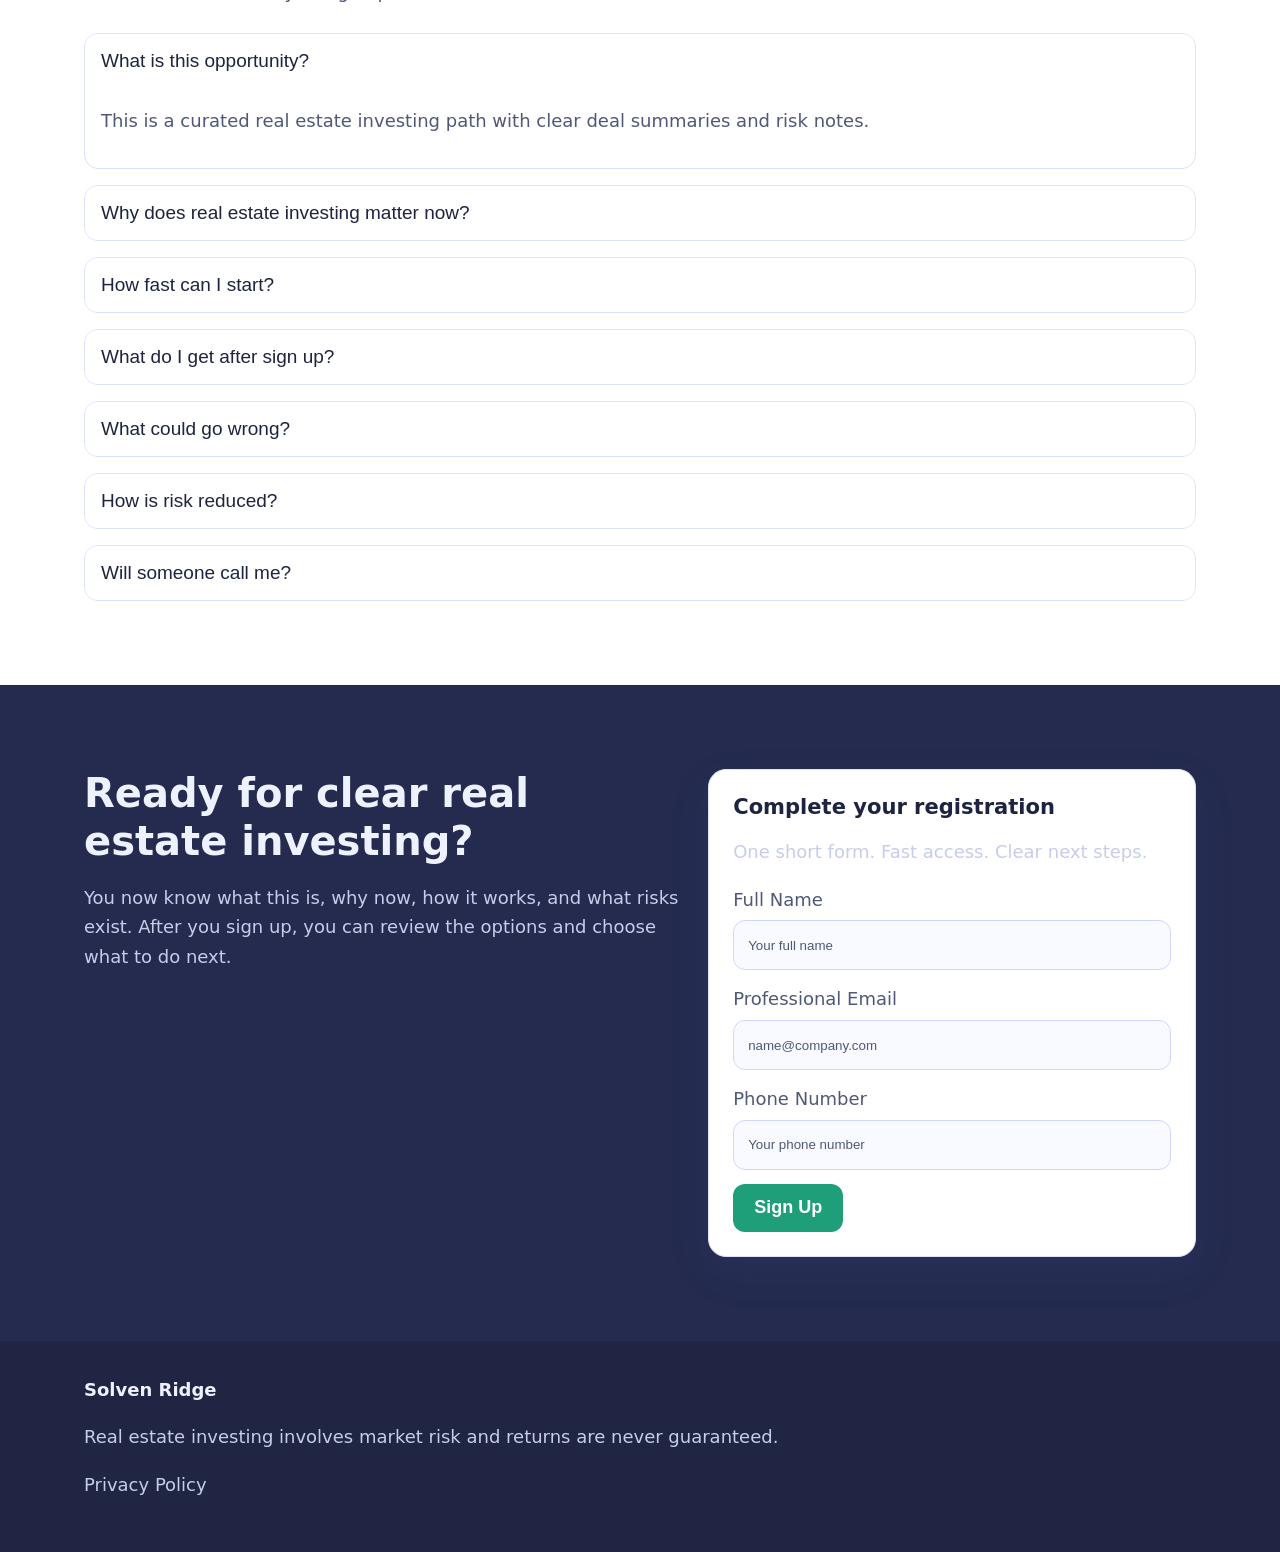
<file: be/index.html>
<!doctype html>
<html lang="en">
<head>
  <meta charset="UTF-8" />
  <meta name="viewport" content="width=device-width, initial-scale=1" />
  <title>Solven Ridge | Real Estate Investing Opportunities | Nederlands (BE)</title>
  <meta name="description" content="Nederlands (BE) page with clear real estate investing opportunities, simple steps, and sign-up access." />
  <link rel="canonical" href="https://solvenridge.com/be/index.html" />
  <link rel="alternate" hreflang="en" href="https://solvenridge.com/index.html" />
  <link rel="alternate" hreflang="de" href="https://solvenridge.com/de/index.html" />
  <link rel="alternate" hreflang="fr" href="https://solvenridge.com/fr/index.html" />
  <link rel="alternate" hreflang="es" href="https://solvenridge.com/es/index.html" />
  <link rel="alternate" hreflang="it" href="https://solvenridge.com/it/index.html" />
  <link rel="alternate" hreflang="tr" href="https://solvenridge.com/tr/index.html" />
  <link rel="alternate" hreflang="pt" href="https://solvenridge.com/pt/index.html" />
  <link rel="alternate" hreflang="ja" href="https://solvenridge.com/jp/index.html" />
  <link rel="alternate" hreflang="sk" href="https://solvenridge.com/sk/index.html" />
  <link rel="alternate" hreflang="nl-BE" href="https://solvenridge.com/be/index.html" />
  <meta property="og:title" content="Solven Ridge | Real Estate Investing" />
  <meta property="og:description" content="A premium, simple path to real estate investing opportunities." />
  <meta property="og:type" content="website" />
  <meta property="og:url" content="https://solvenridge.com/be/index.html" />
  <meta property="og:image" content="https://solvenridge.com/assets/img/og.jpg" />
  <meta name="twitter:card" content="summary_large_image" />
  <meta name="twitter:title" content="Solven Ridge | Real Estate Investing" />
  <meta name="twitter:description" content="See the opportunity, process, risks, and next steps in plain English." />
  <link rel="stylesheet" href="../assets/style.css" />
</head>
<body>
  <header class="header">
    <div class="container header-inner">
      <a class="brand" href="#top">Solven Ridge</a>
      <nav class="nav-links" aria-label="Main">
        <a href="#market">Why Market</a><a href="#model">Model</a><a href="#metrics">Metrics</a><a href="#faq">FAQ</a>
      </nav>
      <div class="header-right">
        <div class="lang">
          <button class="lang-btn" data-lang-toggle aria-label="Select language">Nederlands (BE)</button>
          <div class="lang-menu" role="menu">
            <a href="../index.html"><img class="flag" loading="lazy" src="https://flagcdn.com/gb.svg" alt="GB"/>English</a>
            <a href="../de/index.html"><img class="flag" loading="lazy" src="https://flagcdn.com/de.svg" alt="DE"/>Deutsch</a>
            <a href="../fr/index.html"><img class="flag" loading="lazy" src="https://flagcdn.com/fr.svg" alt="FR"/>Français</a>
            <a href="../es/index.html"><img class="flag" loading="lazy" src="https://flagcdn.com/es.svg" alt="ES"/>Español</a>
            <a href="../it/index.html"><img class="flag" loading="lazy" src="https://flagcdn.com/it.svg" alt="IT"/>Italiano</a>
            <a href="../tr/index.html"><img class="flag" loading="lazy" src="https://flagcdn.com/tr.svg" alt="TR"/>Türkçe</a>
            <a href="../pt/index.html"><img class="flag" loading="lazy" src="https://flagcdn.com/pt.svg" alt="PT"/>Português</a>
            <a href="../jp/index.html"><img class="flag" loading="lazy" src="https://flagcdn.com/jp.svg" alt="JP"/>日本語</a>
            <a href="../sk/index.html"><img class="flag" loading="lazy" src="https://flagcdn.com/sk.svg" alt="SK"/>Slovak</a>
            <a href="../be/index.html"><img class="flag" loading="lazy" src="https://flagcdn.com/be.svg" alt="BE"/>Nederlands (BE)</a>
          </div>
        </div>
        <a class="btn btn-primary" href="#signup">Sign Up</a>
      </div>
      <button class="burger" data-open-drawer aria-label="Open menu">☰</button>
    </div>
  </header>

  <div class="drawer-backdrop" data-backdrop>
    <aside class="drawer" data-drawer>
      <div class="drawer-top"><strong>Menu</strong><button class="icon-btn" data-close-drawer aria-label="Close menu">✕</button></div>
      <nav>
        <a href="#market">Why Market</a><a href="#model">Model</a><a href="#process">Process</a><a href="#metrics">Metrics</a><a href="#faq">FAQ</a>
      </nav>
      <div class="lang">
        <button class="lang-btn" data-lang-toggle aria-label="Select language">Nederlands (BE)</button>
        <div class="lang-menu">
          <a href="../index.html"><img class="flag" loading="lazy" src="https://flagcdn.com/gb.svg" alt="GB"/>English</a>
          <a href="../de/index.html"><img class="flag" loading="lazy" src="https://flagcdn.com/de.svg" alt="DE"/>Deutsch</a>
          <a href="../fr/index.html"><img class="flag" loading="lazy" src="https://flagcdn.com/fr.svg" alt="FR"/>Français</a>
          <a href="../es/index.html"><img class="flag" loading="lazy" src="https://flagcdn.com/es.svg" alt="ES"/>Español</a>
          <a href="../it/index.html"><img class="flag" loading="lazy" src="https://flagcdn.com/it.svg" alt="IT"/>Italiano</a>
          <a href="../tr/index.html"><img class="flag" loading="lazy" src="https://flagcdn.com/tr.svg" alt="TR"/>Türkçe</a>
          <a href="../pt/index.html"><img class="flag" loading="lazy" src="https://flagcdn.com/pt.svg" alt="PT"/>Português</a>
          <a href="../jp/index.html"><img class="flag" loading="lazy" src="https://flagcdn.com/jp.svg" alt="JP"/>日本語</a>
          <a href="../sk/index.html"><img class="flag" loading="lazy" src="https://flagcdn.com/sk.svg" alt="SK"/>Slovak</a>
          <a href="../be/index.html"><img class="flag" loading="lazy" src="https://flagcdn.com/be.svg" alt="BE"/>Nederlands (BE)</a>
        </div>
      </div>
      <p><a class="btn btn-primary" href="#signup">Sign Up</a></p>
    </aside>
  </div>

  <main id="top">
    <section class="section light hero">
      <div class="container hero-grid">
        <div class="reveal">
          <p class="kicker">Real Estate Investing</p>
          <h1>Real estate investing made clear for today’s market shift</h1>
          <p>Solven Ridge gives a simple real estate investing path. This is a focused opportunity in high-demand property areas. You get clear steps, visible metrics, and transparent risk notes. After you sign up, you get instant access to the next steps.</p>
          <div class="performance-panel">
            <div class="perf-head">Historical outcome range during favorable periods</div>
            <div class="perf-grid">
              <div class="perf-item"><div class="perf-num">8–15%</div><div class="perf-label">Monthly range</div></div>
              <div class="perf-item"><div class="perf-num">80–200%</div><div class="perf-label">Annual range</div></div>
            </div>
            <div class="perf-note">Returns depend on market conditions. Not guaranteed.</div>
          </div>
        </div>
        <form class="form-card reveal" id="signup" aria-label="Sign up form">
          <h3>Start in minutes</h3>
          <p class="form-sub">Create your profile to review real estate investing options fast.</p>
          <label for="name1">Full Name</label><input id="name1" type="text" placeholder="Your full name" />
          <label for="email1">Professional Email</label><input id="email1" type="email" placeholder="name@company.com" />
          <label for="phone1">Phone Number</label><input id="phone1" type="tel" placeholder="Your phone number" />
          <button class="btn btn-primary" type="button">Sign Up</button>
          <p><small>We may send a short email to confirm your details.</small></p>
        </form>
      </div>
    </section>

    <section id="market" class="section light"><div class="container reveal"><h2>Why this market now</h2><p class="section-intro">Real estate investing is gaining attention because rents stay firm while supply stays tight. Lower build activity can support pricing in good locations.</p>
      <div class="grid-3">
        <article class="card"><h3>Demand holds firm</h3><p>People still need homes near jobs, schools, and transport links.</p><p class="muted">This supports occupancy and steady rent flow.</p></article>
        <article class="card"><h3>Supply stays low</h3><p>New projects slowed, so fewer fresh units reach many markets.</p><p class="muted">Less supply can protect pricing power.</p></article>
        <article class="card"><h3>Rates are settling</h3><p>Loan costs are more stable than recent volatile periods.</p><p class="muted">Planning becomes easier for investors.</p></article>
      </div></div></section>

    <section id="model" class="section dark"><div class="container reveal"><h2>How it works</h2><p class="section-intro">Here is the simple model. You move from sign up to active tracking in clear steps.</p>
      <div class="grid-2">
        <article class="card"><h3>1. Create profile</h3><p>Sign up and confirm your basic details in one flow.</p></article>
        <article class="card"><h3>2. Review options</h3><p>See curated real estate investing opportunities with clear summaries.</p></article>
        <article class="card"><h3>3. Choose amount</h3><p>Select your preferred entry level and funding route.</p></article>
        <article class="card"><h3>4. Track progress</h3><p>Watch occupancy, income, and exit timing in one view.</p></article>
      </div><p>What it means: you stay informed at each stage. Investor gain: faster choices with less confusion.</p></div></section>

    <section id="process" class="section light"><div class="container reveal"><h2>Fast setup timeline</h2><p class="section-intro">You can move quickly. Each step is short and practical.</p>
      <div class="grid-2">
        <article class="card process-step"><div class="time-tag">5 Minute</div><div><h3>Open account</h3><p>Enter your details and verify email.</p></div></article>
        <article class="card process-step"><div class="time-tag">1–6 Hour</div><div><h3>Review options</h3><p>Compare available deals with simple notes.</p></div></article>
        <article class="card process-step"><div class="time-tag">6–12 Hour</div><div><h3>Pick direction</h3><p>Choose the opportunity that fits you.</p></div></article>
        <article class="card process-step"><div class="time-tag">12–24 Hour</div><div><h3>Complete setup</h3><p>Finish funding path and activate tracking.</p></div></article>
      </div>
      <p>Most people finish setup in 24 hours.</p>
      <p>After you sign up, you will see a clear setup checklist.</p>
    </div></section>

    <section id="metrics" class="section light"><div class="container reveal"><h2>Performance snapshot</h2><p class="section-intro">These figures show potential outcomes versus a typical market baseline. They help you read risk and upside together.</p>
      <div class="card comp-bars">
        <h3>Income growth view</h3>
        <div class="row"><strong>Solven Ridge focus: 13%</strong><div class="bar-wrap"><div class="bar bar-a" style="width:78%"></div></div></div>
        <div class="row"><strong>Market average: 8%</strong><div class="bar-wrap"><div class="bar bar-b" style="width:48%"></div></div></div>
        <div class="legend"><span class="l1">Opportunity set</span><span class="l2">Market baseline</span></div>
        <p>What it means: selected assets can outperform broad averages in strong cycles.</p>
        <p>Investor gain: better income potential with transparent comparison.</p>
      </div>
    </div></section>

    <section id="insights" class="section dark"><div class="container reveal"><h2>What drives returns</h2><p class="section-intro">Returns come from a few core drivers. We track each one in plain terms.</p>
      <div class="ring-wrap">
        <article class="card"><h3>Occupancy strength</h3><div class="ring"><span>72%</span></div><p>Benchmark: 60% market occupancy stability score.</p><p>Investor gain: stable tenant demand can support regular cash flow.</p></article>
        <article class="card"><h3>Rent reset effect</h3><div class="ring" style="background:conic-gradient(#6f7eea 0 66%, #e6ebff 66%);"><span>66%</span></div><p>Benchmark: 52% in older district averages.</p><p>Investor gain: rent repricing can lift annual income.</p></article>
        <article class="card"><h3>Value add pace</h3><div class="ring" style="background:conic-gradient(#6f7eea 0 58%, #e6ebff 58%);"><span>58%</span></div><p>Benchmark: 44% for unmanaged properties.</p><p>Investor gain: focused upgrades may raise resale potential.</p></article>
      </div>
      <p>This visual shows which drivers matter most before market exits.</p>
    </div></section>

    <section id="risk" class="section light"><div class="container reveal"><h2>Risk and protection</h2><p class="section-intro">Every real estate investing plan has risk. We show key risks and how we reduce them.</p>
      <div class="matrix">
        <article class="cell"><h3>Demand drop</h3><p>Risk: fewer tenants in weak areas.</p><p>Response: focus on zones with strong job growth.</p></article>
        <article class="cell"><h3>Cost jumps</h3><p>Risk: repair and insurance costs can rise fast.</p><p>Response: reserve planning and staged upgrades.</p></article>
        <article class="cell"><h3>Rate pressure</h3><p>Risk: financing can tighten cash margins.</p><p>Response: flexible debt terms and fixed windows.</p></article>
        <article class="cell"><h3>Exit timing</h3><p>Risk: selling too early may cut upside.</p><p>Response: hold windows tied to demand data.</p></article>
      </div>
      <p>What it means: risks are real, but they can be managed with structure.</p>
      <p>Investor gain: clearer downside control before you commit.</p>
    </div></section>

    <section id="reviews" class="section light"><div class="container reveal"><h2>Investor reviews</h2><p class="section-intro">Real feedback from people using this path. Short and direct.</p>
      <div class="review-grid grid-2">
        <article class="card"><div class="review-head"><span class="avatar">AK</span><strong>Ana Kovac</strong><span class="verified">VERIFIED</span></div><p>Designer · Antwerp</p><p>“I finally understood real estate investing without heavy terms.”</p></article>
        <article class="card"><div class="review-head"><span class="avatar">MB</span><strong>Marco Belli</strong><span class="verified">VERIFIED</span></div><p>Consultant · Milan</p><p>“The process felt simple, fast, and clear from day one.”</p></article>
        <article class="card"><div class="review-head"><span class="avatar">SP</span><strong>Sara Petrov</strong><span class="verified">VERIFIED</span></div><p>Analyst · Bratislava</p><p>“I liked the side-by-side metrics against market averages.”</p></article>
        <article class="card"><div class="review-head"><span class="avatar">JL</span><strong>Jonas Leemans</strong><span class="verified">VERIFIED</span></div><p>Engineer · Brussels</p><p>“Sign up was quick, and the next steps were obvious.”</p></article>
      </div>
    </div></section>

    <section id="faq" class="section light"><div class="container reveal"><h2>FAQ</h2><p class="section-intro">Quick answers before you sign up.</p>
      <div class="faq-list">
        <article class="faq-item open"><button class="faq-q">What is this opportunity?</button><div class="faq-a"><p>This is a curated real estate investing path with clear deal summaries and risk notes.</p></div></article>
        <article class="faq-item"><button class="faq-q">Why does real estate investing matter now?</button><div class="faq-a"><p>Demand remains solid in key zones while supply growth is still limited.</p></div></article>
        <article class="faq-item"><button class="faq-q">How fast can I start?</button><div class="faq-a"><p>Most people complete setup within 24 hours using the guided checklist.</p></div></article>
        <article class="faq-item"><button class="faq-q">What do I get after sign up?</button><div class="faq-a"><p>You get instant access to next steps, options, and a simple setup flow.</p></div></article>
        <article class="faq-item"><button class="faq-q">What could go wrong?</button><div class="faq-a"><p>Market demand, rates, or costs can move against returns in some periods.</p></div></article>
        <article class="faq-item"><button class="faq-q">How is risk reduced?</button><div class="faq-a"><p>By selecting strong areas, managing reserves, and planning exit timing clearly.</p></div></article>
        <article class="faq-item"><button class="faq-q">Will someone call me?</button><div class="faq-a"><p>No calls are required. We may send a short email to confirm details.</p></div></article>
      </div>
    </div></section>

    <section class="section dark"><div class="container hero-grid reveal"><div><h2>Ready for clear real estate investing?</h2><p>You now know what this is, why now, how it works, and what risks exist. After you sign up, you can review the options and choose what to do next.</p></div>
      <form class="form-card" aria-label="Final sign up form">
        <h3 class="form-title">Complete your registration</h3><p class="form-sub">One short form. Fast access. Clear next steps.</p>
        <label for="name2">Full Name</label><input id="name2" type="text" placeholder="Your full name" />
        <label for="email2">Professional Email</label><input id="email2" type="email" placeholder="name@company.com" />
        <label for="phone2">Phone Number</label><input id="phone2" type="tel" placeholder="Your phone number" />
        <button class="btn btn-primary" type="button">Sign Up</button>
      </form>
    </div></section>
  </main>

  <footer class="footer"><div class="container"><strong>Solven Ridge</strong><p>Real estate investing involves market risk and returns are never guaranteed.</p><p><a href="#" data-open-privacy>Privacy Policy</a></p></div></footer>

  <div class="modal-backdrop" data-modal>
    <section class="modal" role="dialog" aria-modal="true" aria-label="Privacy Policy">
      <div class="modal-head"><strong>Privacy Policy</strong><button class="icon-btn" data-close-privacy aria-label="Close privacy policy">✕</button></div>
      <div class="modal-body">
        <h3>Introduction</h3><p>We explain clearly how your personal data is handled across this website.</p>
        <h3>Data collection</h3><p>We collect full name, professional email, and phone number from form submissions.</p>
        <h3>Legal basis</h3><p>Processing is based on your consent and our need to provide requested access.</p>
        <h3>Cookies</h3><p>Basic cookies support site function, language dropdown behavior, and security controls.</p>
        <h3>Retention</h3><p>We keep data only as long as needed for account setup and legal obligations.</p>
        <h3>Third-party sharing</h3><p>We may share data with trusted service providers that help operate this site.</p>
        <h3>Security</h3><p>We use access controls, encryption practices, and monitoring to protect your data.</p>
        <h3>User rights</h3><p>You can request access, correction, deletion, or export of your personal data.</p>
        <h3>International transfers</h3><p>Some providers process data outside your country under approved safeguards.</p>
        <h3>Industry risk disclosure</h3><p>Investment information can change quickly, and outcomes may differ from past cycles.</p>
        <h3>Contact</h3><p>For privacy questions, email privacy@solvenridge.com.</p>
      </div>
      <div class="modal-foot"><button class="btn" data-close-privacy>Close</button></div>
    </section>
  </div>

  <script type="application/ld+json">{"@context":"https://schema.org","@graph":[{"@type":"Organization","name":"Solven Ridge","url":"https://solvenridge.com"},{"@type":"WebSite","name":"Solven Ridge","url":"https://solvenridge.com/be/index.html"},{"@type":"FAQPage","mainEntity":[{"@type":"Question","name":"What is this opportunity?","acceptedAnswer":{"@type":"Answer","text":"A curated real estate investing path with clear risk notes."}},{"@type":"Question","name":"How fast can I start?","acceptedAnswer":{"@type":"Answer","text":"Most people complete setup in 24 hours."}}]},{"@type":"Review","author":{"@type":"Person","name":"Ana Kovac"},"reviewRating":{"@type":"Rating","ratingValue":"5"},"reviewBody":"I finally understood real estate investing without heavy terms."}]}</script>
  <script defer src="../assets/app.js"></script>
</body>
</html>
</file>
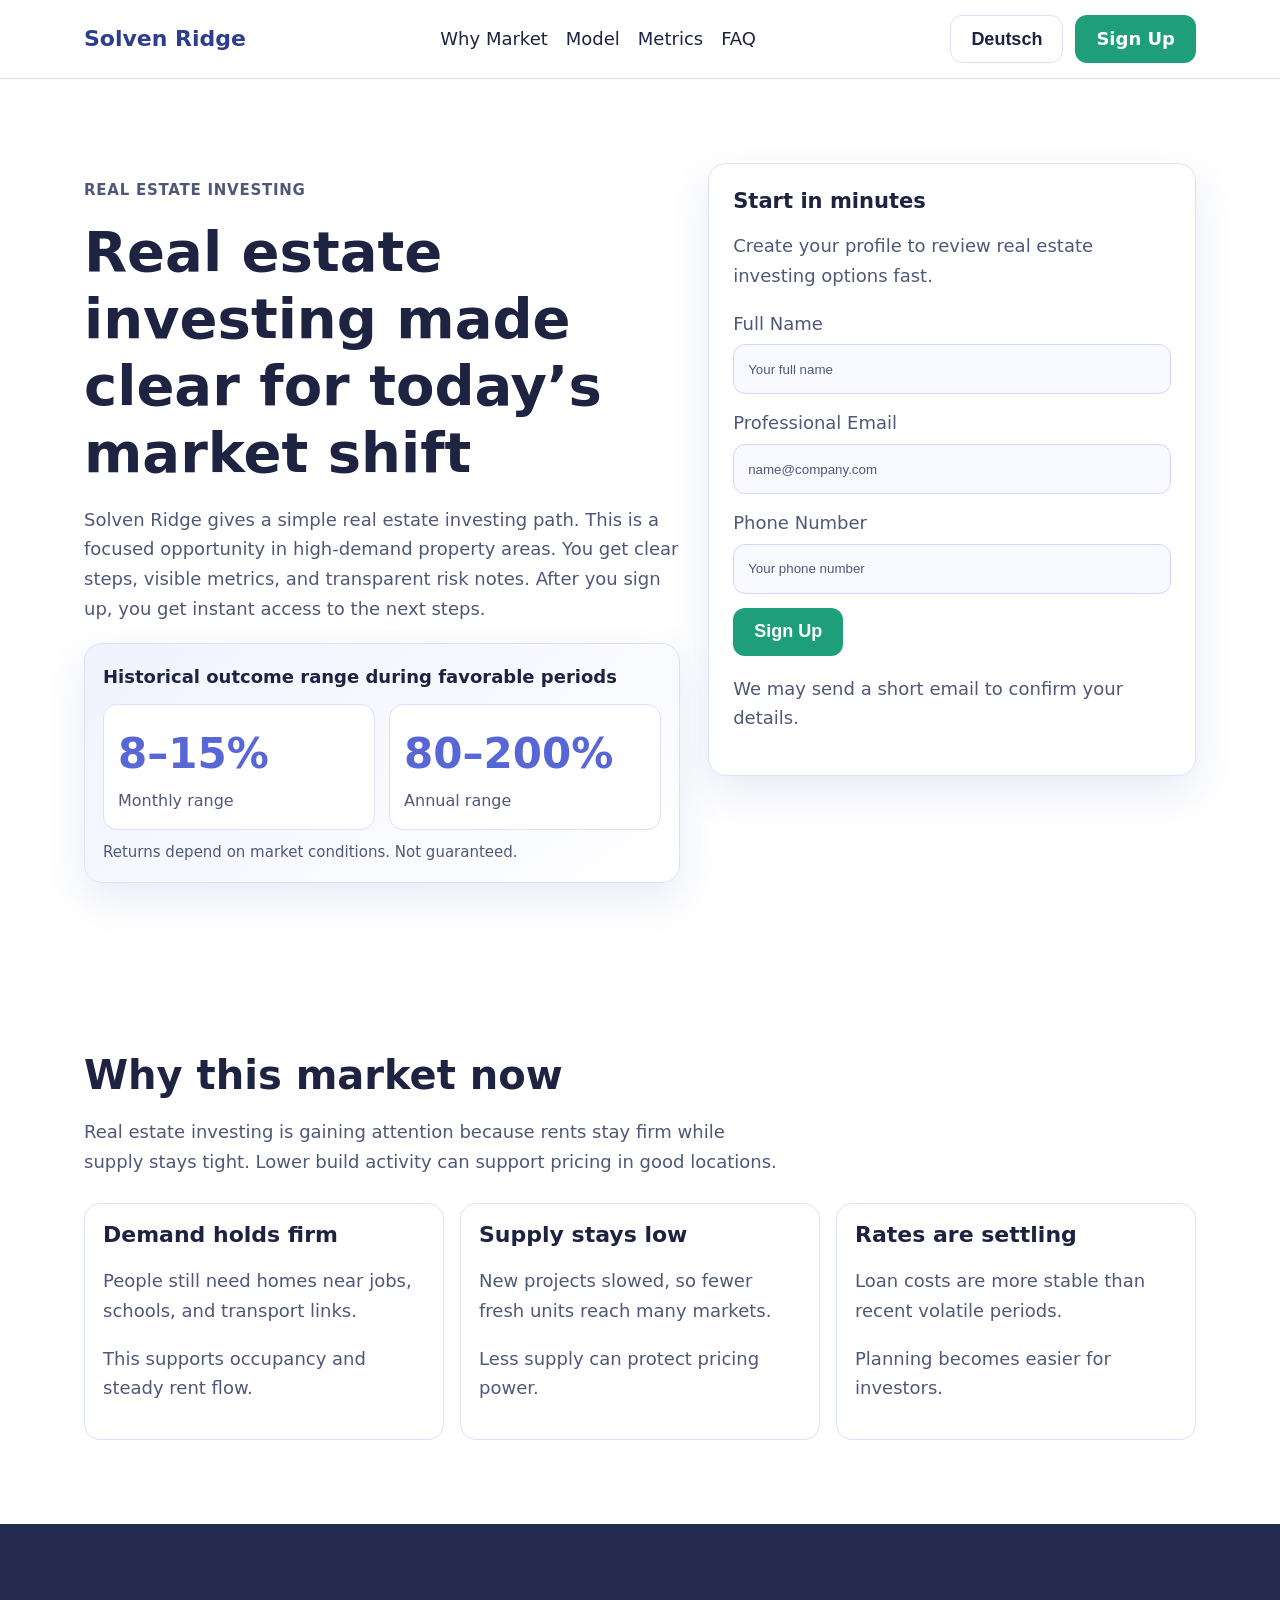
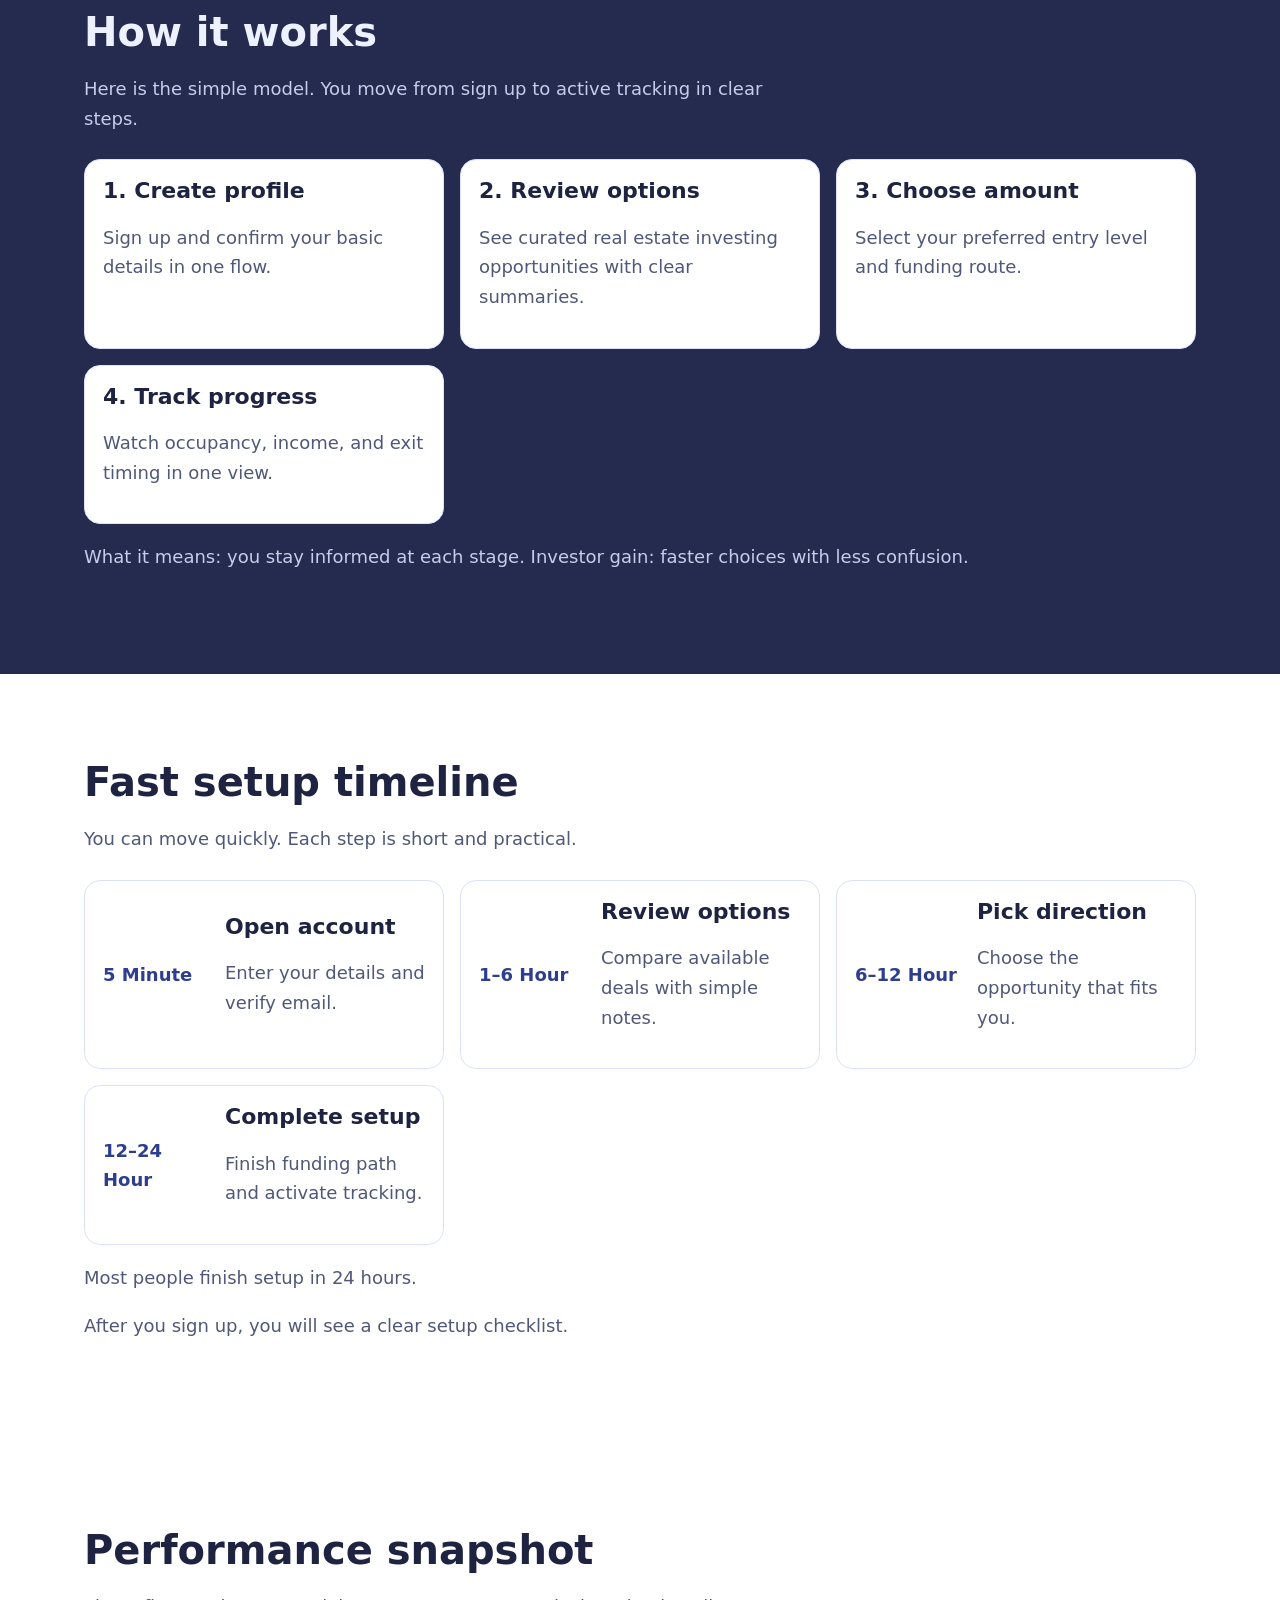
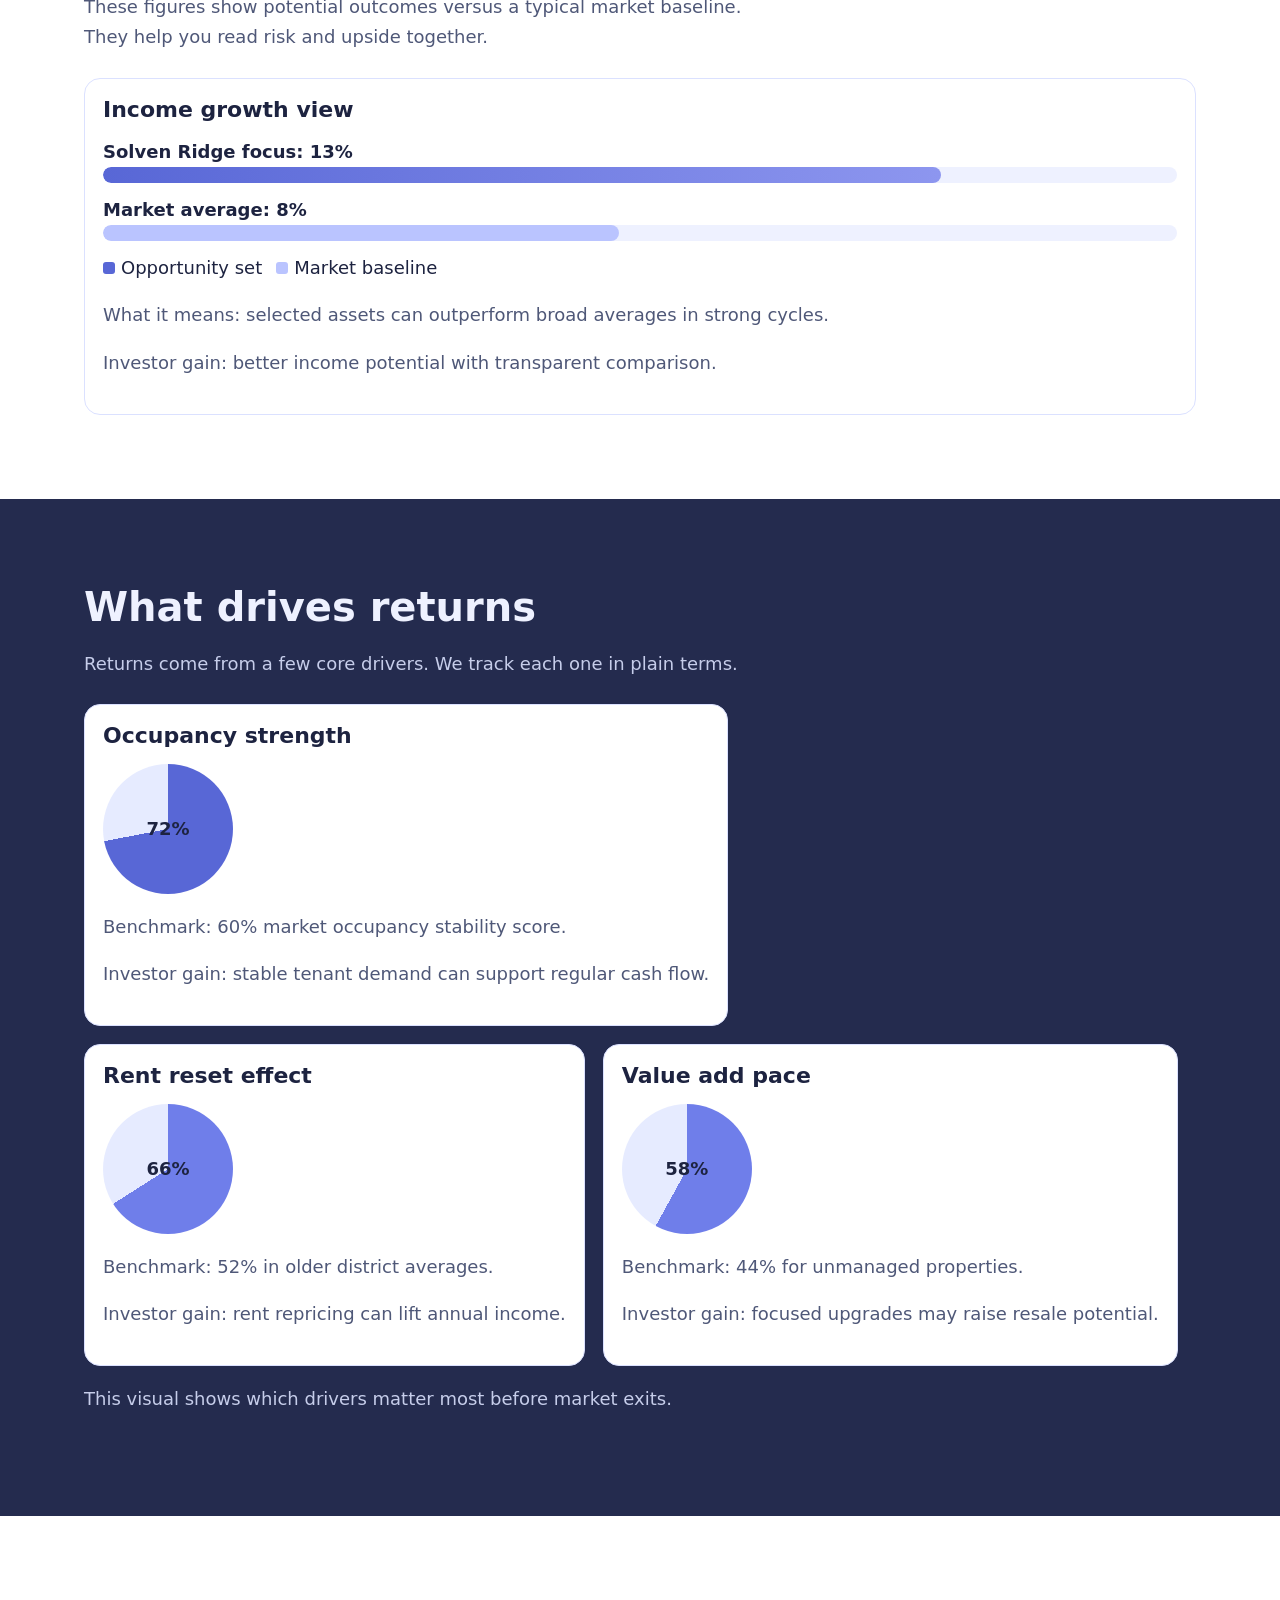
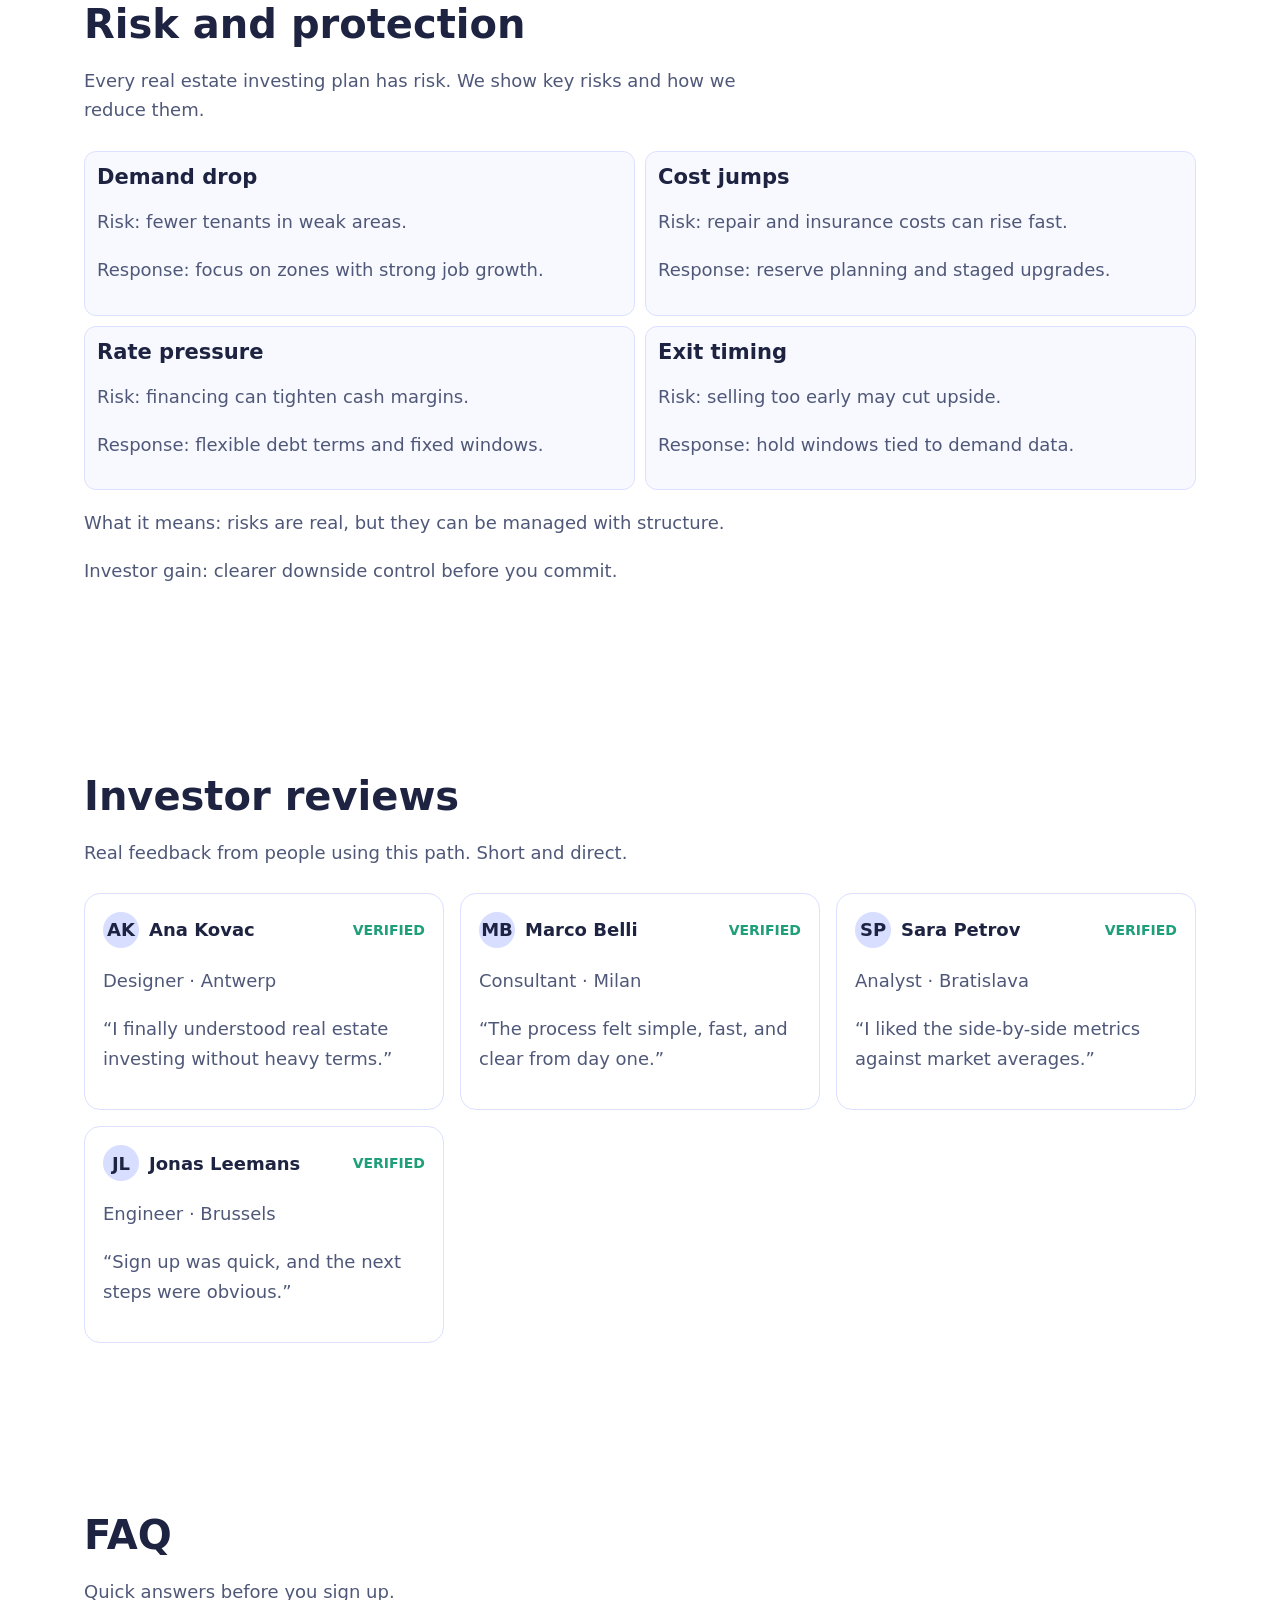
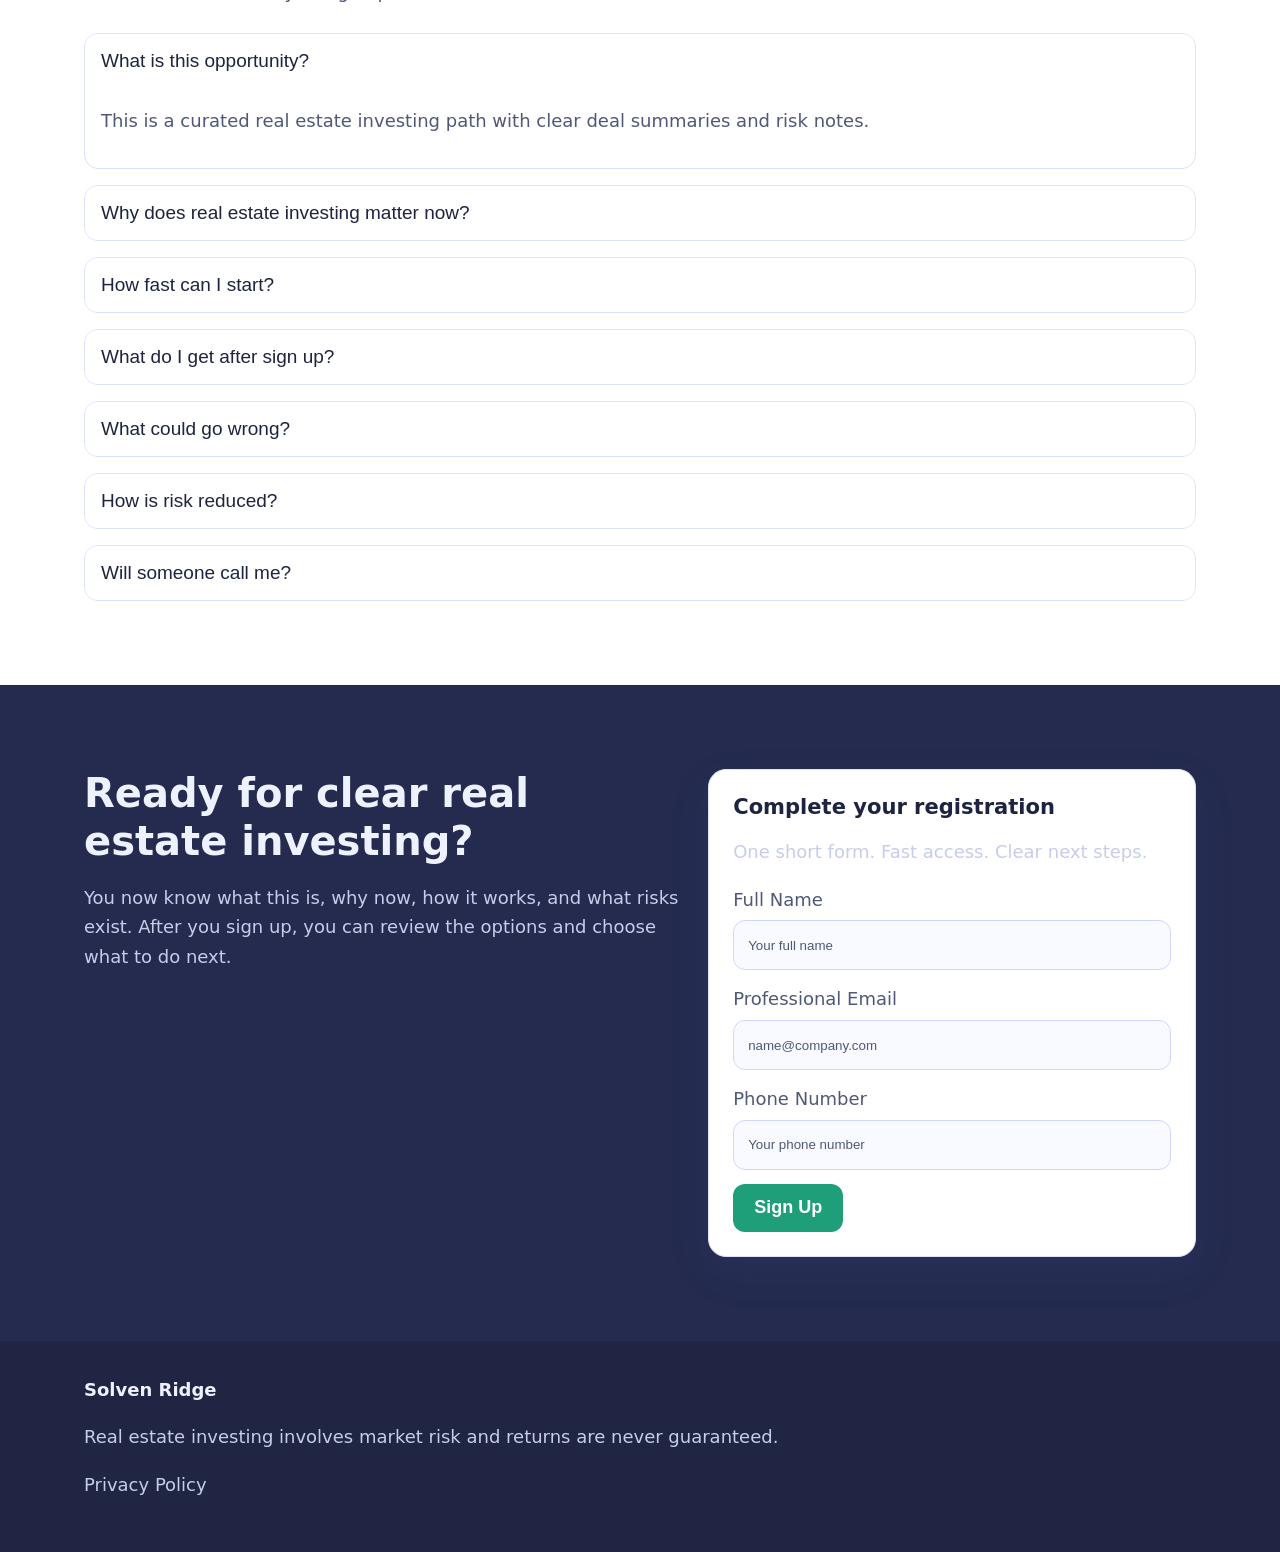
<file: de/index.html>
<!doctype html>
<html lang="en">
<head>
  <meta charset="UTF-8" />
  <meta name="viewport" content="width=device-width, initial-scale=1" />
  <title>Solven Ridge | Real Estate Investing Opportunities | Deutsch</title>
  <meta name="description" content="Deutsch page with clear real estate investing opportunities, simple steps, and sign-up access." />
  <link rel="canonical" href="https://solvenridge.com/de/index.html" />
  <link rel="alternate" hreflang="en" href="https://solvenridge.com/index.html" />
  <link rel="alternate" hreflang="de" href="https://solvenridge.com/de/index.html" />
  <link rel="alternate" hreflang="fr" href="https://solvenridge.com/fr/index.html" />
  <link rel="alternate" hreflang="es" href="https://solvenridge.com/es/index.html" />
  <link rel="alternate" hreflang="it" href="https://solvenridge.com/it/index.html" />
  <link rel="alternate" hreflang="tr" href="https://solvenridge.com/tr/index.html" />
  <link rel="alternate" hreflang="pt" href="https://solvenridge.com/pt/index.html" />
  <link rel="alternate" hreflang="ja" href="https://solvenridge.com/jp/index.html" />
  <link rel="alternate" hreflang="sk" href="https://solvenridge.com/sk/index.html" />
  <link rel="alternate" hreflang="nl-BE" href="https://solvenridge.com/be/index.html" />
  <meta property="og:title" content="Solven Ridge | Real Estate Investing" />
  <meta property="og:description" content="A premium, simple path to real estate investing opportunities." />
  <meta property="og:type" content="website" />
  <meta property="og:url" content="https://solvenridge.com/de/index.html" />
  <meta property="og:image" content="https://solvenridge.com/assets/img/og.jpg" />
  <meta name="twitter:card" content="summary_large_image" />
  <meta name="twitter:title" content="Solven Ridge | Real Estate Investing" />
  <meta name="twitter:description" content="See the opportunity, process, risks, and next steps in plain English." />
  <link rel="stylesheet" href="../assets/style.css" />
</head>
<body>
  <header class="header">
    <div class="container header-inner">
      <a class="brand" href="#top">Solven Ridge</a>
      <nav class="nav-links" aria-label="Main">
        <a href="#market">Why Market</a><a href="#model">Model</a><a href="#metrics">Metrics</a><a href="#faq">FAQ</a>
      </nav>
      <div class="header-right">
        <div class="lang">
          <button class="lang-btn" data-lang-toggle aria-label="Select language">Deutsch</button>
          <div class="lang-menu" role="menu">
            <a href="../index.html"><img class="flag" loading="lazy" src="https://flagcdn.com/gb.svg" alt="GB"/>English</a>
            <a href="../de/index.html"><img class="flag" loading="lazy" src="https://flagcdn.com/de.svg" alt="DE"/>Deutsch</a>
            <a href="../fr/index.html"><img class="flag" loading="lazy" src="https://flagcdn.com/fr.svg" alt="FR"/>Français</a>
            <a href="../es/index.html"><img class="flag" loading="lazy" src="https://flagcdn.com/es.svg" alt="ES"/>Español</a>
            <a href="../it/index.html"><img class="flag" loading="lazy" src="https://flagcdn.com/it.svg" alt="IT"/>Italiano</a>
            <a href="../tr/index.html"><img class="flag" loading="lazy" src="https://flagcdn.com/tr.svg" alt="TR"/>Türkçe</a>
            <a href="../pt/index.html"><img class="flag" loading="lazy" src="https://flagcdn.com/pt.svg" alt="PT"/>Português</a>
            <a href="../jp/index.html"><img class="flag" loading="lazy" src="https://flagcdn.com/jp.svg" alt="JP"/>日本語</a>
            <a href="../sk/index.html"><img class="flag" loading="lazy" src="https://flagcdn.com/sk.svg" alt="SK"/>Slovak</a>
            <a href="../be/index.html"><img class="flag" loading="lazy" src="https://flagcdn.com/be.svg" alt="BE"/>Nederlands (BE)</a>
          </div>
        </div>
        <a class="btn btn-primary" href="#signup">Sign Up</a>
      </div>
      <button class="burger" data-open-drawer aria-label="Open menu">☰</button>
    </div>
  </header>

  <div class="drawer-backdrop" data-backdrop>
    <aside class="drawer" data-drawer>
      <div class="drawer-top"><strong>Menu</strong><button class="icon-btn" data-close-drawer aria-label="Close menu">✕</button></div>
      <nav>
        <a href="#market">Why Market</a><a href="#model">Model</a><a href="#process">Process</a><a href="#metrics">Metrics</a><a href="#faq">FAQ</a>
      </nav>
      <div class="lang">
        <button class="lang-btn" data-lang-toggle aria-label="Select language">Deutsch</button>
        <div class="lang-menu">
          <a href="../index.html"><img class="flag" loading="lazy" src="https://flagcdn.com/gb.svg" alt="GB"/>English</a>
          <a href="../de/index.html"><img class="flag" loading="lazy" src="https://flagcdn.com/de.svg" alt="DE"/>Deutsch</a>
          <a href="../fr/index.html"><img class="flag" loading="lazy" src="https://flagcdn.com/fr.svg" alt="FR"/>Français</a>
          <a href="../es/index.html"><img class="flag" loading="lazy" src="https://flagcdn.com/es.svg" alt="ES"/>Español</a>
          <a href="../it/index.html"><img class="flag" loading="lazy" src="https://flagcdn.com/it.svg" alt="IT"/>Italiano</a>
          <a href="../tr/index.html"><img class="flag" loading="lazy" src="https://flagcdn.com/tr.svg" alt="TR"/>Türkçe</a>
          <a href="../pt/index.html"><img class="flag" loading="lazy" src="https://flagcdn.com/pt.svg" alt="PT"/>Português</a>
          <a href="../jp/index.html"><img class="flag" loading="lazy" src="https://flagcdn.com/jp.svg" alt="JP"/>日本語</a>
          <a href="../sk/index.html"><img class="flag" loading="lazy" src="https://flagcdn.com/sk.svg" alt="SK"/>Slovak</a>
          <a href="../be/index.html"><img class="flag" loading="lazy" src="https://flagcdn.com/be.svg" alt="BE"/>Nederlands (BE)</a>
        </div>
      </div>
      <p><a class="btn btn-primary" href="#signup">Sign Up</a></p>
    </aside>
  </div>

  <main id="top">
    <section class="section light hero">
      <div class="container hero-grid">
        <div class="reveal">
          <p class="kicker">Real Estate Investing</p>
          <h1>Real estate investing made clear for today’s market shift</h1>
          <p>Solven Ridge gives a simple real estate investing path. This is a focused opportunity in high-demand property areas. You get clear steps, visible metrics, and transparent risk notes. After you sign up, you get instant access to the next steps.</p>
          <div class="performance-panel">
            <div class="perf-head">Historical outcome range during favorable periods</div>
            <div class="perf-grid">
              <div class="perf-item"><div class="perf-num">8–15%</div><div class="perf-label">Monthly range</div></div>
              <div class="perf-item"><div class="perf-num">80–200%</div><div class="perf-label">Annual range</div></div>
            </div>
            <div class="perf-note">Returns depend on market conditions. Not guaranteed.</div>
          </div>
        </div>
        <form class="form-card reveal" id="signup" aria-label="Sign up form">
          <h3>Start in minutes</h3>
          <p class="form-sub">Create your profile to review real estate investing options fast.</p>
          <label for="name1">Full Name</label><input id="name1" type="text" placeholder="Your full name" />
          <label for="email1">Professional Email</label><input id="email1" type="email" placeholder="name@company.com" />
          <label for="phone1">Phone Number</label><input id="phone1" type="tel" placeholder="Your phone number" />
          <button class="btn btn-primary" type="button">Sign Up</button>
          <p><small>We may send a short email to confirm your details.</small></p>
        </form>
      </div>
    </section>

    <section id="market" class="section light"><div class="container reveal"><h2>Why this market now</h2><p class="section-intro">Real estate investing is gaining attention because rents stay firm while supply stays tight. Lower build activity can support pricing in good locations.</p>
      <div class="grid-3">
        <article class="card"><h3>Demand holds firm</h3><p>People still need homes near jobs, schools, and transport links.</p><p class="muted">This supports occupancy and steady rent flow.</p></article>
        <article class="card"><h3>Supply stays low</h3><p>New projects slowed, so fewer fresh units reach many markets.</p><p class="muted">Less supply can protect pricing power.</p></article>
        <article class="card"><h3>Rates are settling</h3><p>Loan costs are more stable than recent volatile periods.</p><p class="muted">Planning becomes easier for investors.</p></article>
      </div></div></section>

    <section id="model" class="section dark"><div class="container reveal"><h2>How it works</h2><p class="section-intro">Here is the simple model. You move from sign up to active tracking in clear steps.</p>
      <div class="grid-2">
        <article class="card"><h3>1. Create profile</h3><p>Sign up and confirm your basic details in one flow.</p></article>
        <article class="card"><h3>2. Review options</h3><p>See curated real estate investing opportunities with clear summaries.</p></article>
        <article class="card"><h3>3. Choose amount</h3><p>Select your preferred entry level and funding route.</p></article>
        <article class="card"><h3>4. Track progress</h3><p>Watch occupancy, income, and exit timing in one view.</p></article>
      </div><p>What it means: you stay informed at each stage. Investor gain: faster choices with less confusion.</p></div></section>

    <section id="process" class="section light"><div class="container reveal"><h2>Fast setup timeline</h2><p class="section-intro">You can move quickly. Each step is short and practical.</p>
      <div class="grid-2">
        <article class="card process-step"><div class="time-tag">5 Minute</div><div><h3>Open account</h3><p>Enter your details and verify email.</p></div></article>
        <article class="card process-step"><div class="time-tag">1–6 Hour</div><div><h3>Review options</h3><p>Compare available deals with simple notes.</p></div></article>
        <article class="card process-step"><div class="time-tag">6–12 Hour</div><div><h3>Pick direction</h3><p>Choose the opportunity that fits you.</p></div></article>
        <article class="card process-step"><div class="time-tag">12–24 Hour</div><div><h3>Complete setup</h3><p>Finish funding path and activate tracking.</p></div></article>
      </div>
      <p>Most people finish setup in 24 hours.</p>
      <p>After you sign up, you will see a clear setup checklist.</p>
    </div></section>

    <section id="metrics" class="section light"><div class="container reveal"><h2>Performance snapshot</h2><p class="section-intro">These figures show potential outcomes versus a typical market baseline. They help you read risk and upside together.</p>
      <div class="card comp-bars">
        <h3>Income growth view</h3>
        <div class="row"><strong>Solven Ridge focus: 13%</strong><div class="bar-wrap"><div class="bar bar-a" style="width:78%"></div></div></div>
        <div class="row"><strong>Market average: 8%</strong><div class="bar-wrap"><div class="bar bar-b" style="width:48%"></div></div></div>
        <div class="legend"><span class="l1">Opportunity set</span><span class="l2">Market baseline</span></div>
        <p>What it means: selected assets can outperform broad averages in strong cycles.</p>
        <p>Investor gain: better income potential with transparent comparison.</p>
      </div>
    </div></section>

    <section id="insights" class="section dark"><div class="container reveal"><h2>What drives returns</h2><p class="section-intro">Returns come from a few core drivers. We track each one in plain terms.</p>
      <div class="ring-wrap">
        <article class="card"><h3>Occupancy strength</h3><div class="ring"><span>72%</span></div><p>Benchmark: 60% market occupancy stability score.</p><p>Investor gain: stable tenant demand can support regular cash flow.</p></article>
        <article class="card"><h3>Rent reset effect</h3><div class="ring" style="background:conic-gradient(#6f7eea 0 66%, #e6ebff 66%);"><span>66%</span></div><p>Benchmark: 52% in older district averages.</p><p>Investor gain: rent repricing can lift annual income.</p></article>
        <article class="card"><h3>Value add pace</h3><div class="ring" style="background:conic-gradient(#6f7eea 0 58%, #e6ebff 58%);"><span>58%</span></div><p>Benchmark: 44% for unmanaged properties.</p><p>Investor gain: focused upgrades may raise resale potential.</p></article>
      </div>
      <p>This visual shows which drivers matter most before market exits.</p>
    </div></section>

    <section id="risk" class="section light"><div class="container reveal"><h2>Risk and protection</h2><p class="section-intro">Every real estate investing plan has risk. We show key risks and how we reduce them.</p>
      <div class="matrix">
        <article class="cell"><h3>Demand drop</h3><p>Risk: fewer tenants in weak areas.</p><p>Response: focus on zones with strong job growth.</p></article>
        <article class="cell"><h3>Cost jumps</h3><p>Risk: repair and insurance costs can rise fast.</p><p>Response: reserve planning and staged upgrades.</p></article>
        <article class="cell"><h3>Rate pressure</h3><p>Risk: financing can tighten cash margins.</p><p>Response: flexible debt terms and fixed windows.</p></article>
        <article class="cell"><h3>Exit timing</h3><p>Risk: selling too early may cut upside.</p><p>Response: hold windows tied to demand data.</p></article>
      </div>
      <p>What it means: risks are real, but they can be managed with structure.</p>
      <p>Investor gain: clearer downside control before you commit.</p>
    </div></section>

    <section id="reviews" class="section light"><div class="container reveal"><h2>Investor reviews</h2><p class="section-intro">Real feedback from people using this path. Short and direct.</p>
      <div class="review-grid grid-2">
        <article class="card"><div class="review-head"><span class="avatar">AK</span><strong>Ana Kovac</strong><span class="verified">VERIFIED</span></div><p>Designer · Antwerp</p><p>“I finally understood real estate investing without heavy terms.”</p></article>
        <article class="card"><div class="review-head"><span class="avatar">MB</span><strong>Marco Belli</strong><span class="verified">VERIFIED</span></div><p>Consultant · Milan</p><p>“The process felt simple, fast, and clear from day one.”</p></article>
        <article class="card"><div class="review-head"><span class="avatar">SP</span><strong>Sara Petrov</strong><span class="verified">VERIFIED</span></div><p>Analyst · Bratislava</p><p>“I liked the side-by-side metrics against market averages.”</p></article>
        <article class="card"><div class="review-head"><span class="avatar">JL</span><strong>Jonas Leemans</strong><span class="verified">VERIFIED</span></div><p>Engineer · Brussels</p><p>“Sign up was quick, and the next steps were obvious.”</p></article>
      </div>
    </div></section>

    <section id="faq" class="section light"><div class="container reveal"><h2>FAQ</h2><p class="section-intro">Quick answers before you sign up.</p>
      <div class="faq-list">
        <article class="faq-item open"><button class="faq-q">What is this opportunity?</button><div class="faq-a"><p>This is a curated real estate investing path with clear deal summaries and risk notes.</p></div></article>
        <article class="faq-item"><button class="faq-q">Why does real estate investing matter now?</button><div class="faq-a"><p>Demand remains solid in key zones while supply growth is still limited.</p></div></article>
        <article class="faq-item"><button class="faq-q">How fast can I start?</button><div class="faq-a"><p>Most people complete setup within 24 hours using the guided checklist.</p></div></article>
        <article class="faq-item"><button class="faq-q">What do I get after sign up?</button><div class="faq-a"><p>You get instant access to next steps, options, and a simple setup flow.</p></div></article>
        <article class="faq-item"><button class="faq-q">What could go wrong?</button><div class="faq-a"><p>Market demand, rates, or costs can move against returns in some periods.</p></div></article>
        <article class="faq-item"><button class="faq-q">How is risk reduced?</button><div class="faq-a"><p>By selecting strong areas, managing reserves, and planning exit timing clearly.</p></div></article>
        <article class="faq-item"><button class="faq-q">Will someone call me?</button><div class="faq-a"><p>No calls are required. We may send a short email to confirm details.</p></div></article>
      </div>
    </div></section>

    <section class="section dark"><div class="container hero-grid reveal"><div><h2>Ready for clear real estate investing?</h2><p>You now know what this is, why now, how it works, and what risks exist. After you sign up, you can review the options and choose what to do next.</p></div>
      <form class="form-card" aria-label="Final sign up form">
        <h3 class="form-title">Complete your registration</h3><p class="form-sub">One short form. Fast access. Clear next steps.</p>
        <label for="name2">Full Name</label><input id="name2" type="text" placeholder="Your full name" />
        <label for="email2">Professional Email</label><input id="email2" type="email" placeholder="name@company.com" />
        <label for="phone2">Phone Number</label><input id="phone2" type="tel" placeholder="Your phone number" />
        <button class="btn btn-primary" type="button">Sign Up</button>
      </form>
    </div></section>
  </main>

  <footer class="footer"><div class="container"><strong>Solven Ridge</strong><p>Real estate investing involves market risk and returns are never guaranteed.</p><p><a href="#" data-open-privacy>Privacy Policy</a></p></div></footer>

  <div class="modal-backdrop" data-modal>
    <section class="modal" role="dialog" aria-modal="true" aria-label="Privacy Policy">
      <div class="modal-head"><strong>Privacy Policy</strong><button class="icon-btn" data-close-privacy aria-label="Close privacy policy">✕</button></div>
      <div class="modal-body">
        <h3>Introduction</h3><p>We explain clearly how your personal data is handled across this website.</p>
        <h3>Data collection</h3><p>We collect full name, professional email, and phone number from form submissions.</p>
        <h3>Legal basis</h3><p>Processing is based on your consent and our need to provide requested access.</p>
        <h3>Cookies</h3><p>Basic cookies support site function, language dropdown behavior, and security controls.</p>
        <h3>Retention</h3><p>We keep data only as long as needed for account setup and legal obligations.</p>
        <h3>Third-party sharing</h3><p>We may share data with trusted service providers that help operate this site.</p>
        <h3>Security</h3><p>We use access controls, encryption practices, and monitoring to protect your data.</p>
        <h3>User rights</h3><p>You can request access, correction, deletion, or export of your personal data.</p>
        <h3>International transfers</h3><p>Some providers process data outside your country under approved safeguards.</p>
        <h3>Industry risk disclosure</h3><p>Investment information can change quickly, and outcomes may differ from past cycles.</p>
        <h3>Contact</h3><p>For privacy questions, email privacy@solvenridge.com.</p>
      </div>
      <div class="modal-foot"><button class="btn" data-close-privacy>Close</button></div>
    </section>
  </div>

  <script type="application/ld+json">{"@context":"https://schema.org","@graph":[{"@type":"Organization","name":"Solven Ridge","url":"https://solvenridge.com"},{"@type":"WebSite","name":"Solven Ridge","url":"https://solvenridge.com/de/index.html"},{"@type":"FAQPage","mainEntity":[{"@type":"Question","name":"What is this opportunity?","acceptedAnswer":{"@type":"Answer","text":"A curated real estate investing path with clear risk notes."}},{"@type":"Question","name":"How fast can I start?","acceptedAnswer":{"@type":"Answer","text":"Most people complete setup in 24 hours."}}]},{"@type":"Review","author":{"@type":"Person","name":"Ana Kovac"},"reviewRating":{"@type":"Rating","ratingValue":"5"},"reviewBody":"I finally understood real estate investing without heavy terms."}]}</script>
  <script defer src="../assets/app.js"></script>
</body>
</html>
</file>
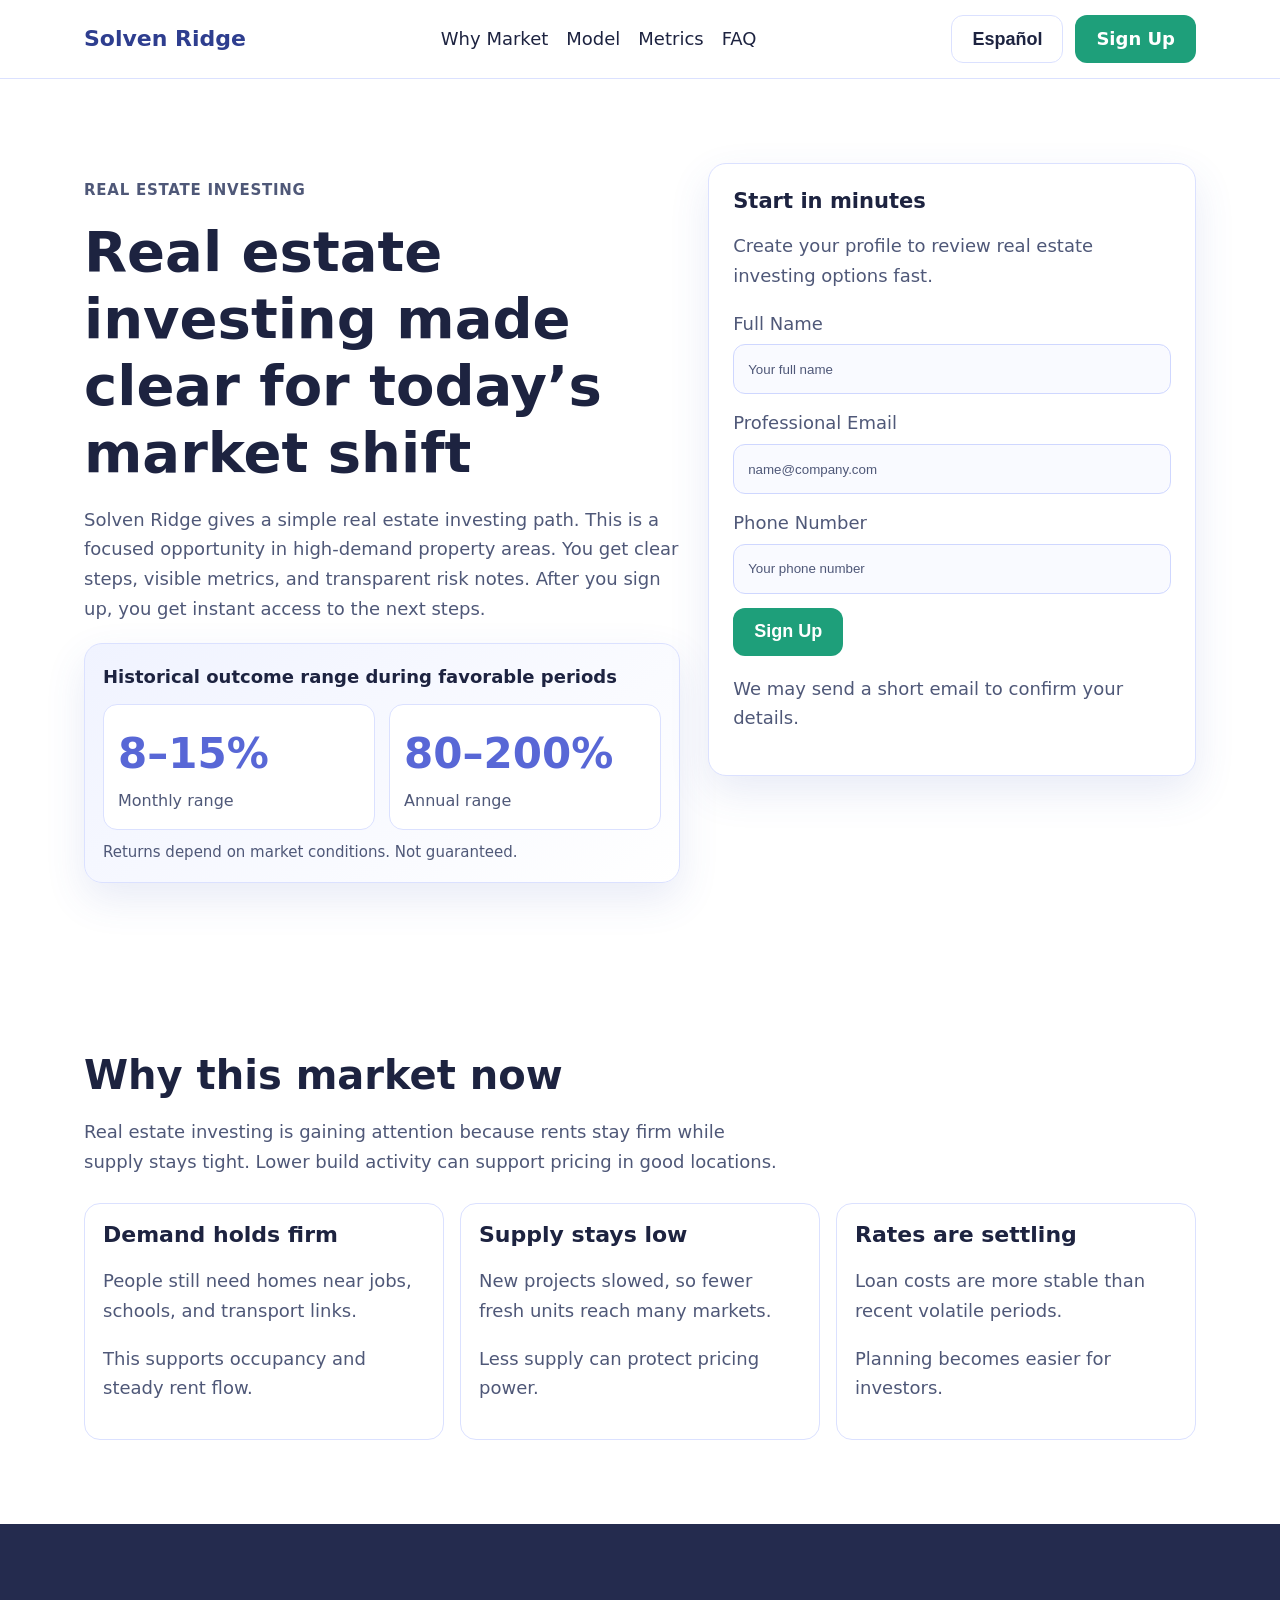
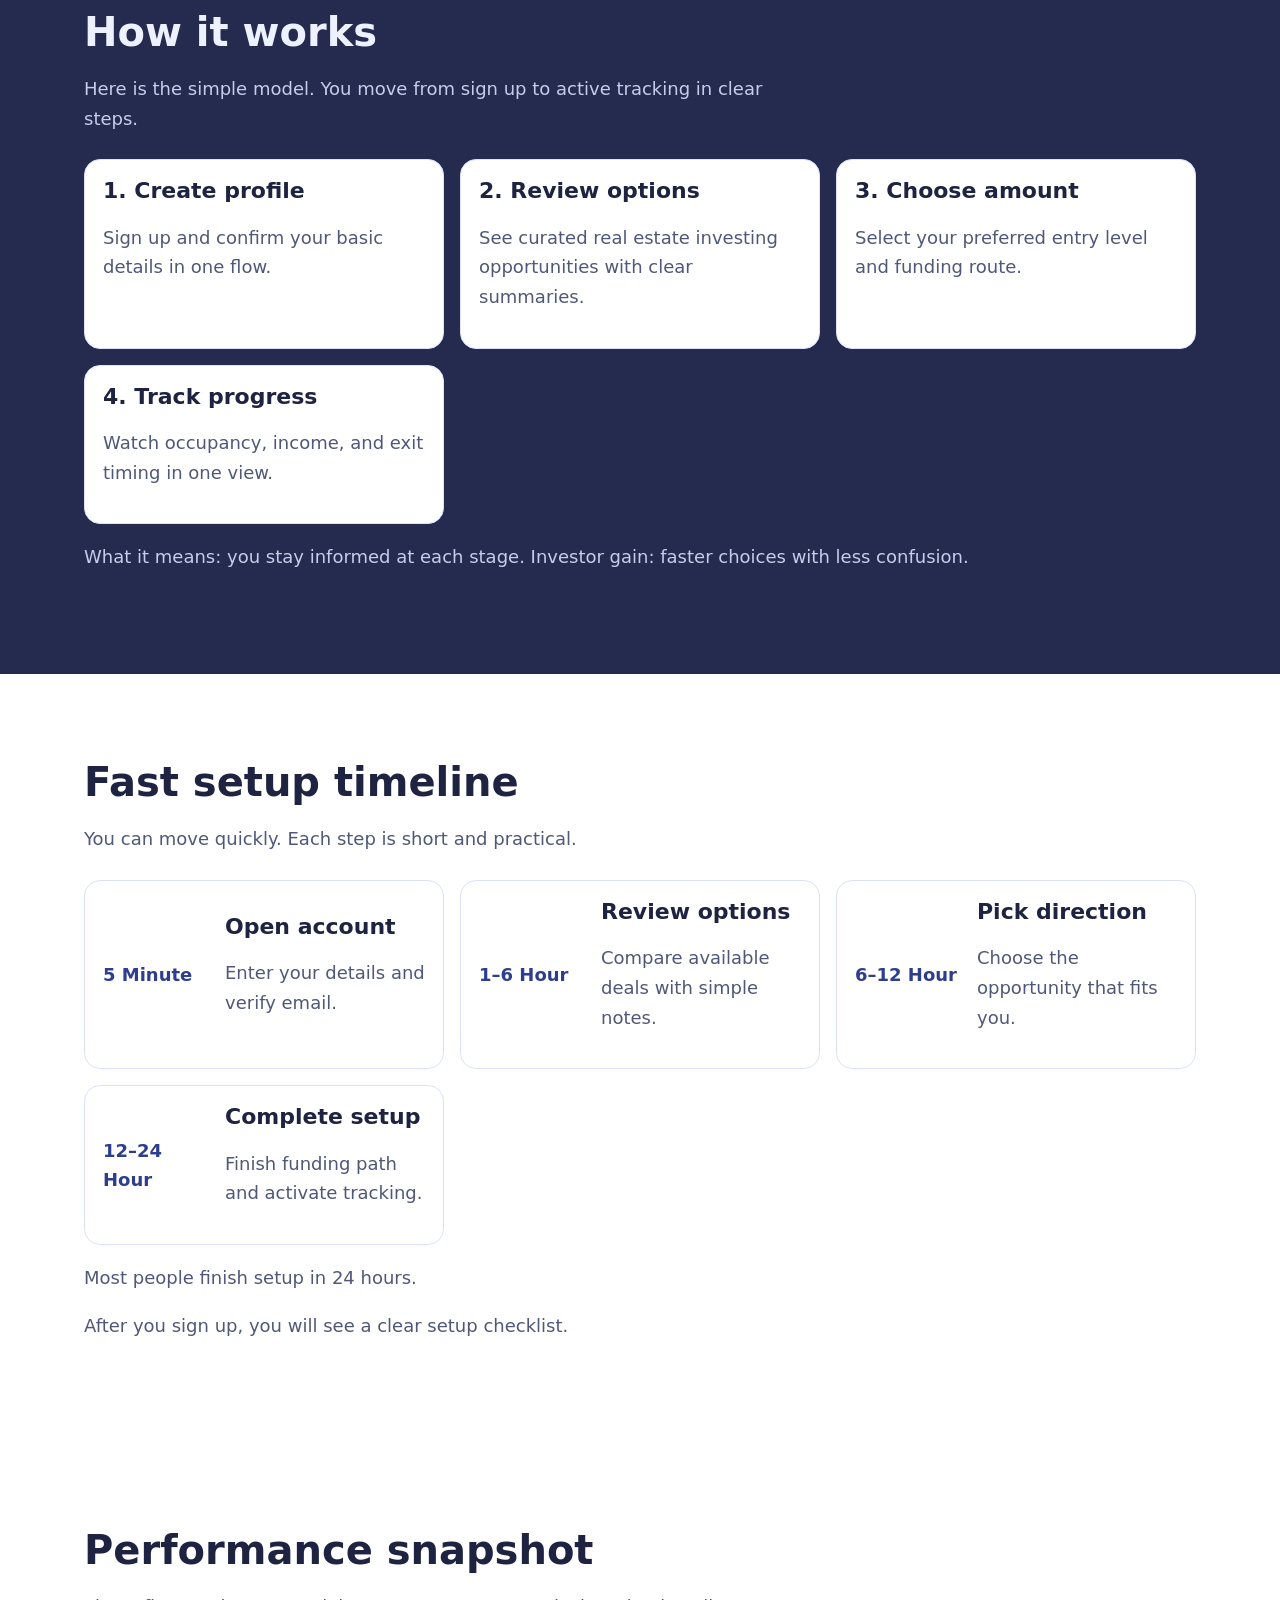
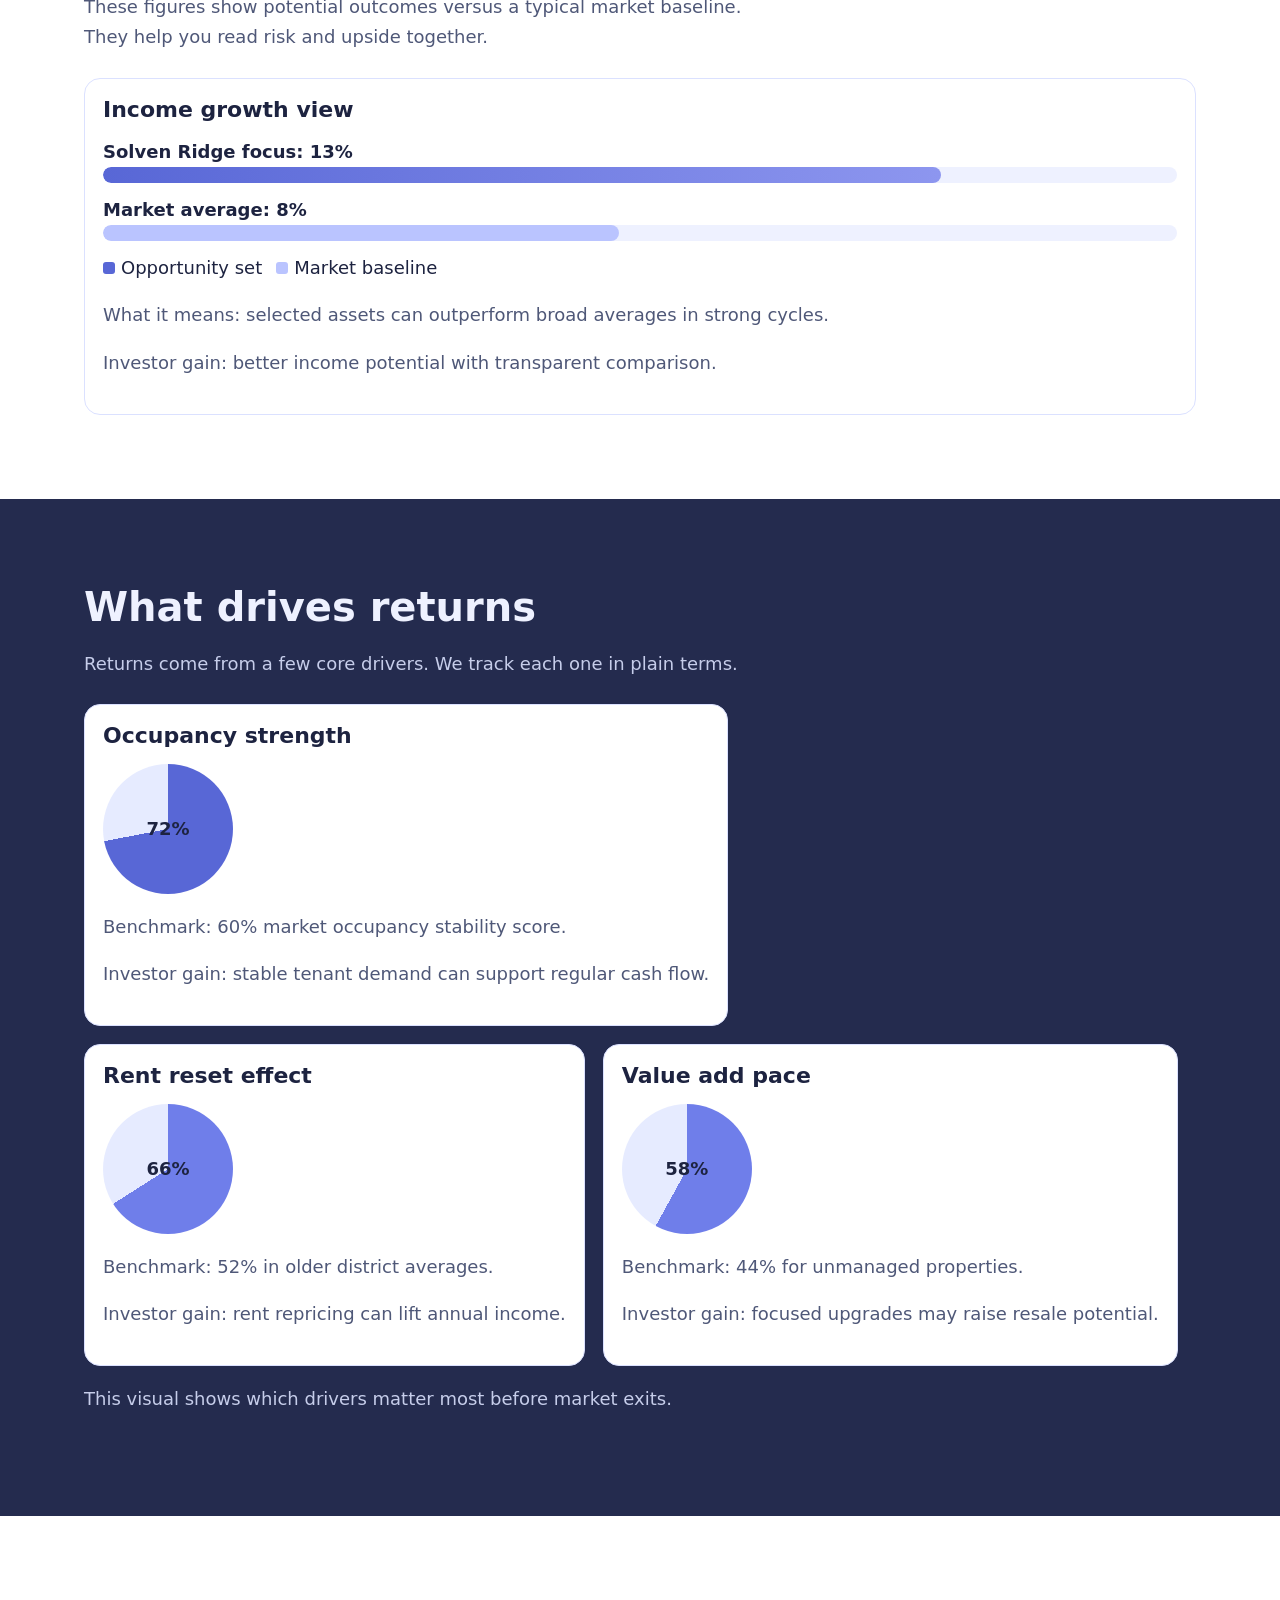
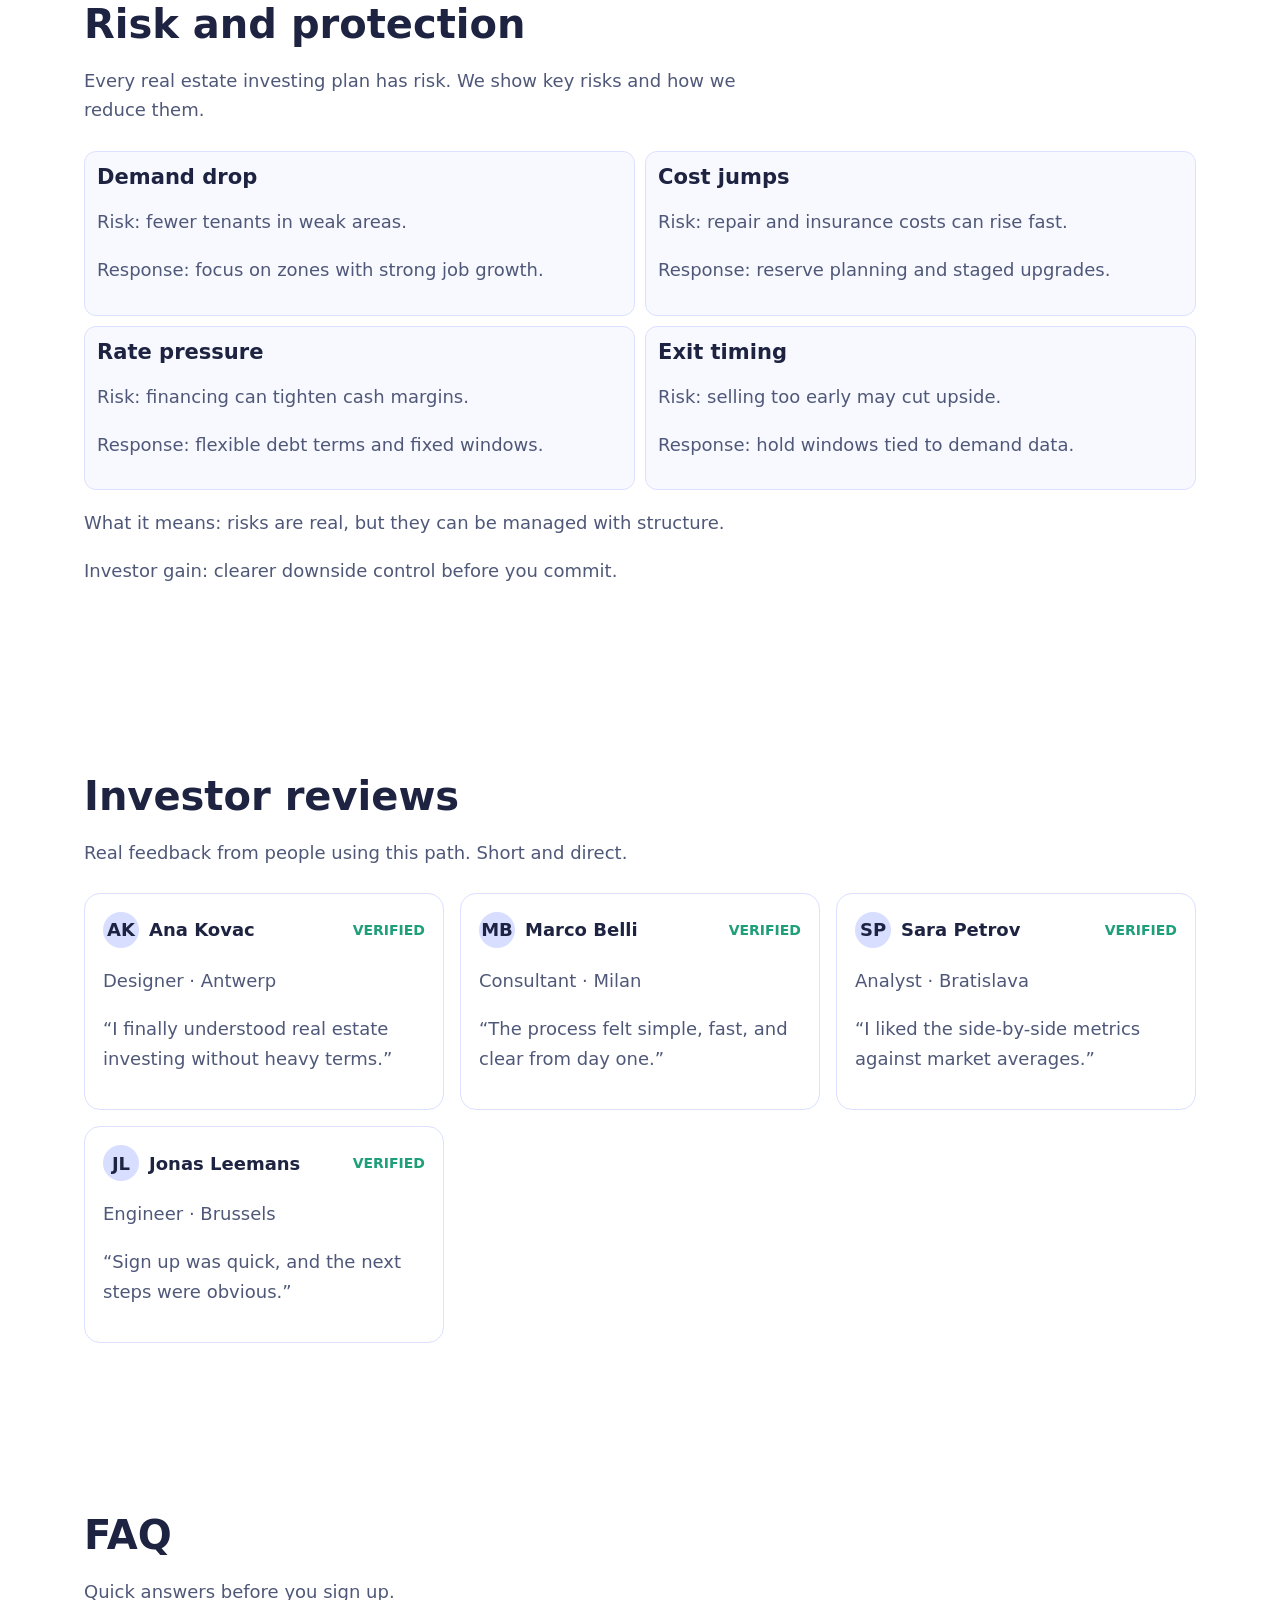
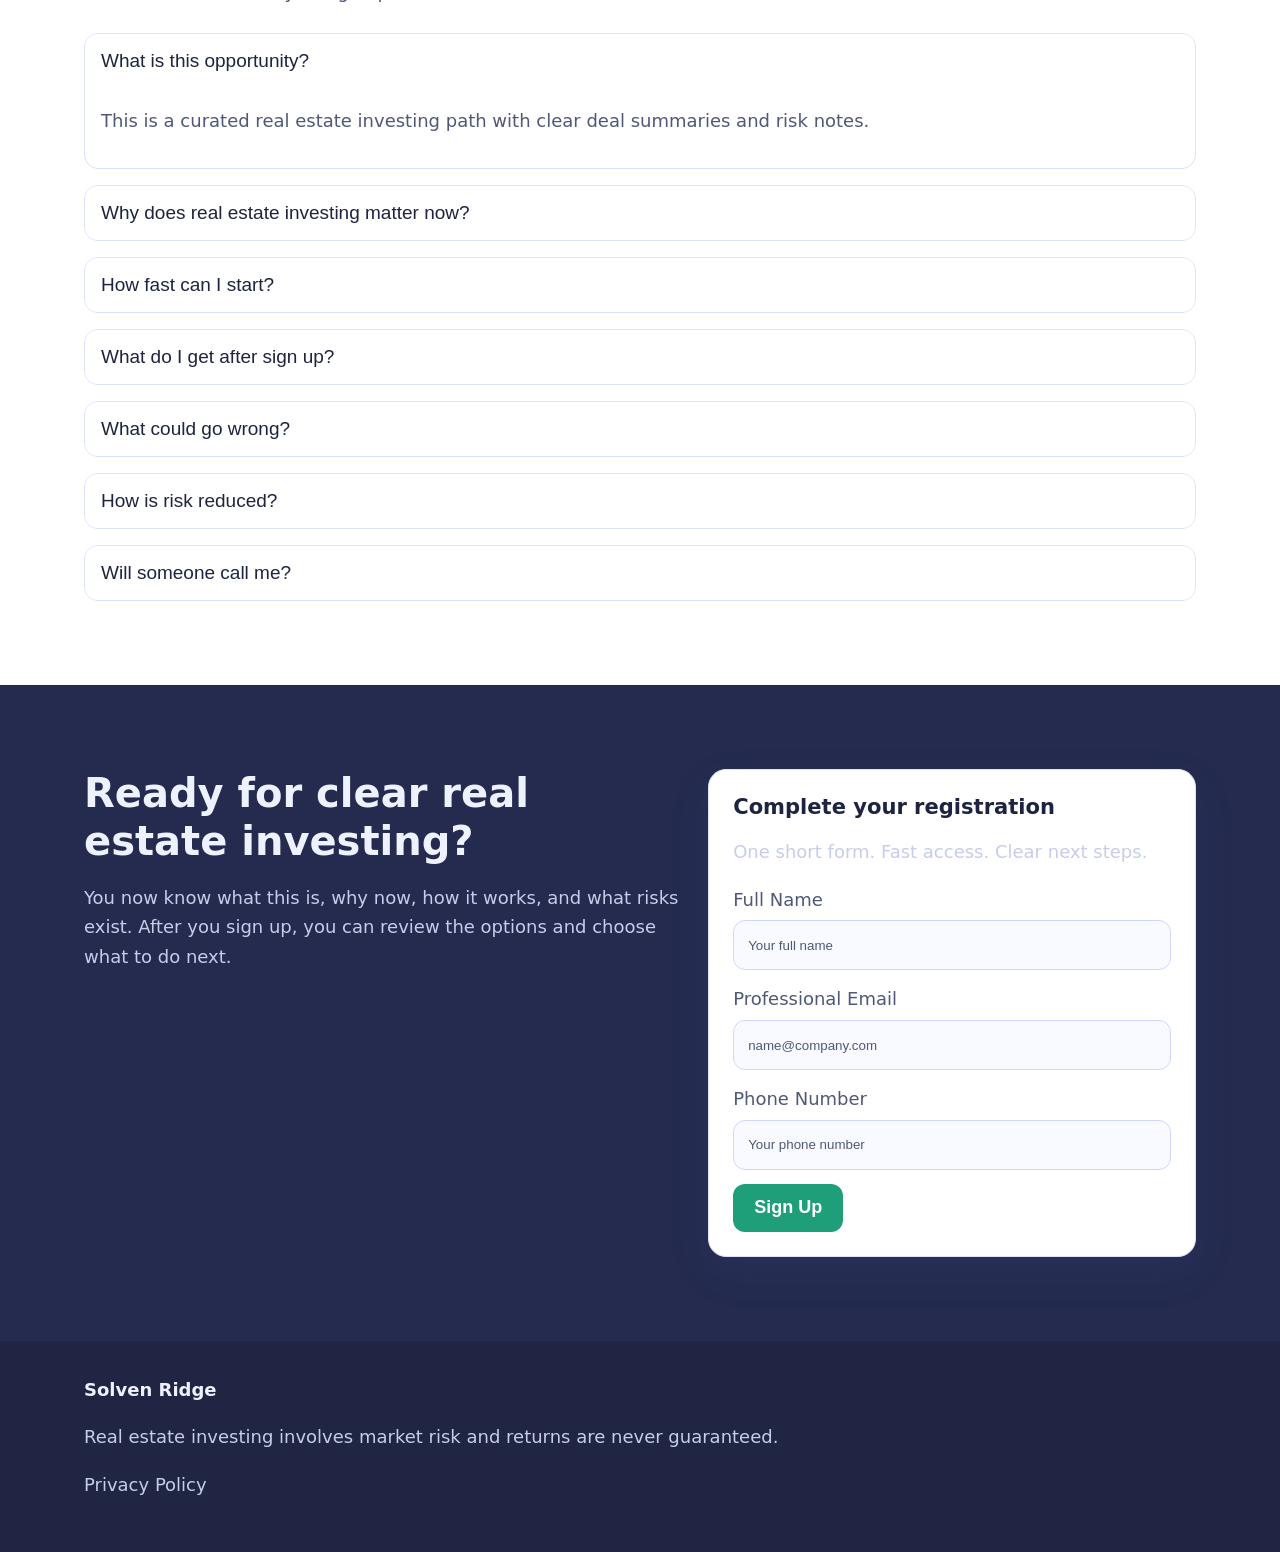
<file: es/index.html>
<!doctype html>
<html lang="en">
<head>
  <meta charset="UTF-8" />
  <meta name="viewport" content="width=device-width, initial-scale=1" />
  <title>Solven Ridge | Real Estate Investing Opportunities | Español</title>
  <meta name="description" content="Español page with clear real estate investing opportunities, simple steps, and sign-up access." />
  <link rel="canonical" href="https://solvenridge.com/es/index.html" />
  <link rel="alternate" hreflang="en" href="https://solvenridge.com/index.html" />
  <link rel="alternate" hreflang="de" href="https://solvenridge.com/de/index.html" />
  <link rel="alternate" hreflang="fr" href="https://solvenridge.com/fr/index.html" />
  <link rel="alternate" hreflang="es" href="https://solvenridge.com/es/index.html" />
  <link rel="alternate" hreflang="it" href="https://solvenridge.com/it/index.html" />
  <link rel="alternate" hreflang="tr" href="https://solvenridge.com/tr/index.html" />
  <link rel="alternate" hreflang="pt" href="https://solvenridge.com/pt/index.html" />
  <link rel="alternate" hreflang="ja" href="https://solvenridge.com/jp/index.html" />
  <link rel="alternate" hreflang="sk" href="https://solvenridge.com/sk/index.html" />
  <link rel="alternate" hreflang="nl-BE" href="https://solvenridge.com/be/index.html" />
  <meta property="og:title" content="Solven Ridge | Real Estate Investing" />
  <meta property="og:description" content="A premium, simple path to real estate investing opportunities." />
  <meta property="og:type" content="website" />
  <meta property="og:url" content="https://solvenridge.com/es/index.html" />
  <meta property="og:image" content="https://solvenridge.com/assets/img/og.jpg" />
  <meta name="twitter:card" content="summary_large_image" />
  <meta name="twitter:title" content="Solven Ridge | Real Estate Investing" />
  <meta name="twitter:description" content="See the opportunity, process, risks, and next steps in plain English." />
  <link rel="stylesheet" href="../assets/style.css" />
</head>
<body>
  <header class="header">
    <div class="container header-inner">
      <a class="brand" href="#top">Solven Ridge</a>
      <nav class="nav-links" aria-label="Main">
        <a href="#market">Why Market</a><a href="#model">Model</a><a href="#metrics">Metrics</a><a href="#faq">FAQ</a>
      </nav>
      <div class="header-right">
        <div class="lang">
          <button class="lang-btn" data-lang-toggle aria-label="Select language">Español</button>
          <div class="lang-menu" role="menu">
            <a href="../index.html"><img class="flag" loading="lazy" src="https://flagcdn.com/gb.svg" alt="GB"/>English</a>
            <a href="../de/index.html"><img class="flag" loading="lazy" src="https://flagcdn.com/de.svg" alt="DE"/>Deutsch</a>
            <a href="../fr/index.html"><img class="flag" loading="lazy" src="https://flagcdn.com/fr.svg" alt="FR"/>Français</a>
            <a href="../es/index.html"><img class="flag" loading="lazy" src="https://flagcdn.com/es.svg" alt="ES"/>Español</a>
            <a href="../it/index.html"><img class="flag" loading="lazy" src="https://flagcdn.com/it.svg" alt="IT"/>Italiano</a>
            <a href="../tr/index.html"><img class="flag" loading="lazy" src="https://flagcdn.com/tr.svg" alt="TR"/>Türkçe</a>
            <a href="../pt/index.html"><img class="flag" loading="lazy" src="https://flagcdn.com/pt.svg" alt="PT"/>Português</a>
            <a href="../jp/index.html"><img class="flag" loading="lazy" src="https://flagcdn.com/jp.svg" alt="JP"/>日本語</a>
            <a href="../sk/index.html"><img class="flag" loading="lazy" src="https://flagcdn.com/sk.svg" alt="SK"/>Slovak</a>
            <a href="../be/index.html"><img class="flag" loading="lazy" src="https://flagcdn.com/be.svg" alt="BE"/>Nederlands (BE)</a>
          </div>
        </div>
        <a class="btn btn-primary" href="#signup">Sign Up</a>
      </div>
      <button class="burger" data-open-drawer aria-label="Open menu">☰</button>
    </div>
  </header>

  <div class="drawer-backdrop" data-backdrop>
    <aside class="drawer" data-drawer>
      <div class="drawer-top"><strong>Menu</strong><button class="icon-btn" data-close-drawer aria-label="Close menu">✕</button></div>
      <nav>
        <a href="#market">Why Market</a><a href="#model">Model</a><a href="#process">Process</a><a href="#metrics">Metrics</a><a href="#faq">FAQ</a>
      </nav>
      <div class="lang">
        <button class="lang-btn" data-lang-toggle aria-label="Select language">Español</button>
        <div class="lang-menu">
          <a href="../index.html"><img class="flag" loading="lazy" src="https://flagcdn.com/gb.svg" alt="GB"/>English</a>
          <a href="../de/index.html"><img class="flag" loading="lazy" src="https://flagcdn.com/de.svg" alt="DE"/>Deutsch</a>
          <a href="../fr/index.html"><img class="flag" loading="lazy" src="https://flagcdn.com/fr.svg" alt="FR"/>Français</a>
          <a href="../es/index.html"><img class="flag" loading="lazy" src="https://flagcdn.com/es.svg" alt="ES"/>Español</a>
          <a href="../it/index.html"><img class="flag" loading="lazy" src="https://flagcdn.com/it.svg" alt="IT"/>Italiano</a>
          <a href="../tr/index.html"><img class="flag" loading="lazy" src="https://flagcdn.com/tr.svg" alt="TR"/>Türkçe</a>
          <a href="../pt/index.html"><img class="flag" loading="lazy" src="https://flagcdn.com/pt.svg" alt="PT"/>Português</a>
          <a href="../jp/index.html"><img class="flag" loading="lazy" src="https://flagcdn.com/jp.svg" alt="JP"/>日本語</a>
          <a href="../sk/index.html"><img class="flag" loading="lazy" src="https://flagcdn.com/sk.svg" alt="SK"/>Slovak</a>
          <a href="../be/index.html"><img class="flag" loading="lazy" src="https://flagcdn.com/be.svg" alt="BE"/>Nederlands (BE)</a>
        </div>
      </div>
      <p><a class="btn btn-primary" href="#signup">Sign Up</a></p>
    </aside>
  </div>

  <main id="top">
    <section class="section light hero">
      <div class="container hero-grid">
        <div class="reveal">
          <p class="kicker">Real Estate Investing</p>
          <h1>Real estate investing made clear for today’s market shift</h1>
          <p>Solven Ridge gives a simple real estate investing path. This is a focused opportunity in high-demand property areas. You get clear steps, visible metrics, and transparent risk notes. After you sign up, you get instant access to the next steps.</p>
          <div class="performance-panel">
            <div class="perf-head">Historical outcome range during favorable periods</div>
            <div class="perf-grid">
              <div class="perf-item"><div class="perf-num">8–15%</div><div class="perf-label">Monthly range</div></div>
              <div class="perf-item"><div class="perf-num">80–200%</div><div class="perf-label">Annual range</div></div>
            </div>
            <div class="perf-note">Returns depend on market conditions. Not guaranteed.</div>
          </div>
        </div>
        <form class="form-card reveal" id="signup" aria-label="Sign up form">
          <h3>Start in minutes</h3>
          <p class="form-sub">Create your profile to review real estate investing options fast.</p>
          <label for="name1">Full Name</label><input id="name1" type="text" placeholder="Your full name" />
          <label for="email1">Professional Email</label><input id="email1" type="email" placeholder="name@company.com" />
          <label for="phone1">Phone Number</label><input id="phone1" type="tel" placeholder="Your phone number" />
          <button class="btn btn-primary" type="button">Sign Up</button>
          <p><small>We may send a short email to confirm your details.</small></p>
        </form>
      </div>
    </section>

    <section id="market" class="section light"><div class="container reveal"><h2>Why this market now</h2><p class="section-intro">Real estate investing is gaining attention because rents stay firm while supply stays tight. Lower build activity can support pricing in good locations.</p>
      <div class="grid-3">
        <article class="card"><h3>Demand holds firm</h3><p>People still need homes near jobs, schools, and transport links.</p><p class="muted">This supports occupancy and steady rent flow.</p></article>
        <article class="card"><h3>Supply stays low</h3><p>New projects slowed, so fewer fresh units reach many markets.</p><p class="muted">Less supply can protect pricing power.</p></article>
        <article class="card"><h3>Rates are settling</h3><p>Loan costs are more stable than recent volatile periods.</p><p class="muted">Planning becomes easier for investors.</p></article>
      </div></div></section>

    <section id="model" class="section dark"><div class="container reveal"><h2>How it works</h2><p class="section-intro">Here is the simple model. You move from sign up to active tracking in clear steps.</p>
      <div class="grid-2">
        <article class="card"><h3>1. Create profile</h3><p>Sign up and confirm your basic details in one flow.</p></article>
        <article class="card"><h3>2. Review options</h3><p>See curated real estate investing opportunities with clear summaries.</p></article>
        <article class="card"><h3>3. Choose amount</h3><p>Select your preferred entry level and funding route.</p></article>
        <article class="card"><h3>4. Track progress</h3><p>Watch occupancy, income, and exit timing in one view.</p></article>
      </div><p>What it means: you stay informed at each stage. Investor gain: faster choices with less confusion.</p></div></section>

    <section id="process" class="section light"><div class="container reveal"><h2>Fast setup timeline</h2><p class="section-intro">You can move quickly. Each step is short and practical.</p>
      <div class="grid-2">
        <article class="card process-step"><div class="time-tag">5 Minute</div><div><h3>Open account</h3><p>Enter your details and verify email.</p></div></article>
        <article class="card process-step"><div class="time-tag">1–6 Hour</div><div><h3>Review options</h3><p>Compare available deals with simple notes.</p></div></article>
        <article class="card process-step"><div class="time-tag">6–12 Hour</div><div><h3>Pick direction</h3><p>Choose the opportunity that fits you.</p></div></article>
        <article class="card process-step"><div class="time-tag">12–24 Hour</div><div><h3>Complete setup</h3><p>Finish funding path and activate tracking.</p></div></article>
      </div>
      <p>Most people finish setup in 24 hours.</p>
      <p>After you sign up, you will see a clear setup checklist.</p>
    </div></section>

    <section id="metrics" class="section light"><div class="container reveal"><h2>Performance snapshot</h2><p class="section-intro">These figures show potential outcomes versus a typical market baseline. They help you read risk and upside together.</p>
      <div class="card comp-bars">
        <h3>Income growth view</h3>
        <div class="row"><strong>Solven Ridge focus: 13%</strong><div class="bar-wrap"><div class="bar bar-a" style="width:78%"></div></div></div>
        <div class="row"><strong>Market average: 8%</strong><div class="bar-wrap"><div class="bar bar-b" style="width:48%"></div></div></div>
        <div class="legend"><span class="l1">Opportunity set</span><span class="l2">Market baseline</span></div>
        <p>What it means: selected assets can outperform broad averages in strong cycles.</p>
        <p>Investor gain: better income potential with transparent comparison.</p>
      </div>
    </div></section>

    <section id="insights" class="section dark"><div class="container reveal"><h2>What drives returns</h2><p class="section-intro">Returns come from a few core drivers. We track each one in plain terms.</p>
      <div class="ring-wrap">
        <article class="card"><h3>Occupancy strength</h3><div class="ring"><span>72%</span></div><p>Benchmark: 60% market occupancy stability score.</p><p>Investor gain: stable tenant demand can support regular cash flow.</p></article>
        <article class="card"><h3>Rent reset effect</h3><div class="ring" style="background:conic-gradient(#6f7eea 0 66%, #e6ebff 66%);"><span>66%</span></div><p>Benchmark: 52% in older district averages.</p><p>Investor gain: rent repricing can lift annual income.</p></article>
        <article class="card"><h3>Value add pace</h3><div class="ring" style="background:conic-gradient(#6f7eea 0 58%, #e6ebff 58%);"><span>58%</span></div><p>Benchmark: 44% for unmanaged properties.</p><p>Investor gain: focused upgrades may raise resale potential.</p></article>
      </div>
      <p>This visual shows which drivers matter most before market exits.</p>
    </div></section>

    <section id="risk" class="section light"><div class="container reveal"><h2>Risk and protection</h2><p class="section-intro">Every real estate investing plan has risk. We show key risks and how we reduce them.</p>
      <div class="matrix">
        <article class="cell"><h3>Demand drop</h3><p>Risk: fewer tenants in weak areas.</p><p>Response: focus on zones with strong job growth.</p></article>
        <article class="cell"><h3>Cost jumps</h3><p>Risk: repair and insurance costs can rise fast.</p><p>Response: reserve planning and staged upgrades.</p></article>
        <article class="cell"><h3>Rate pressure</h3><p>Risk: financing can tighten cash margins.</p><p>Response: flexible debt terms and fixed windows.</p></article>
        <article class="cell"><h3>Exit timing</h3><p>Risk: selling too early may cut upside.</p><p>Response: hold windows tied to demand data.</p></article>
      </div>
      <p>What it means: risks are real, but they can be managed with structure.</p>
      <p>Investor gain: clearer downside control before you commit.</p>
    </div></section>

    <section id="reviews" class="section light"><div class="container reveal"><h2>Investor reviews</h2><p class="section-intro">Real feedback from people using this path. Short and direct.</p>
      <div class="review-grid grid-2">
        <article class="card"><div class="review-head"><span class="avatar">AK</span><strong>Ana Kovac</strong><span class="verified">VERIFIED</span></div><p>Designer · Antwerp</p><p>“I finally understood real estate investing without heavy terms.”</p></article>
        <article class="card"><div class="review-head"><span class="avatar">MB</span><strong>Marco Belli</strong><span class="verified">VERIFIED</span></div><p>Consultant · Milan</p><p>“The process felt simple, fast, and clear from day one.”</p></article>
        <article class="card"><div class="review-head"><span class="avatar">SP</span><strong>Sara Petrov</strong><span class="verified">VERIFIED</span></div><p>Analyst · Bratislava</p><p>“I liked the side-by-side metrics against market averages.”</p></article>
        <article class="card"><div class="review-head"><span class="avatar">JL</span><strong>Jonas Leemans</strong><span class="verified">VERIFIED</span></div><p>Engineer · Brussels</p><p>“Sign up was quick, and the next steps were obvious.”</p></article>
      </div>
    </div></section>

    <section id="faq" class="section light"><div class="container reveal"><h2>FAQ</h2><p class="section-intro">Quick answers before you sign up.</p>
      <div class="faq-list">
        <article class="faq-item open"><button class="faq-q">What is this opportunity?</button><div class="faq-a"><p>This is a curated real estate investing path with clear deal summaries and risk notes.</p></div></article>
        <article class="faq-item"><button class="faq-q">Why does real estate investing matter now?</button><div class="faq-a"><p>Demand remains solid in key zones while supply growth is still limited.</p></div></article>
        <article class="faq-item"><button class="faq-q">How fast can I start?</button><div class="faq-a"><p>Most people complete setup within 24 hours using the guided checklist.</p></div></article>
        <article class="faq-item"><button class="faq-q">What do I get after sign up?</button><div class="faq-a"><p>You get instant access to next steps, options, and a simple setup flow.</p></div></article>
        <article class="faq-item"><button class="faq-q">What could go wrong?</button><div class="faq-a"><p>Market demand, rates, or costs can move against returns in some periods.</p></div></article>
        <article class="faq-item"><button class="faq-q">How is risk reduced?</button><div class="faq-a"><p>By selecting strong areas, managing reserves, and planning exit timing clearly.</p></div></article>
        <article class="faq-item"><button class="faq-q">Will someone call me?</button><div class="faq-a"><p>No calls are required. We may send a short email to confirm details.</p></div></article>
      </div>
    </div></section>

    <section class="section dark"><div class="container hero-grid reveal"><div><h2>Ready for clear real estate investing?</h2><p>You now know what this is, why now, how it works, and what risks exist. After you sign up, you can review the options and choose what to do next.</p></div>
      <form class="form-card" aria-label="Final sign up form">
        <h3 class="form-title">Complete your registration</h3><p class="form-sub">One short form. Fast access. Clear next steps.</p>
        <label for="name2">Full Name</label><input id="name2" type="text" placeholder="Your full name" />
        <label for="email2">Professional Email</label><input id="email2" type="email" placeholder="name@company.com" />
        <label for="phone2">Phone Number</label><input id="phone2" type="tel" placeholder="Your phone number" />
        <button class="btn btn-primary" type="button">Sign Up</button>
      </form>
    </div></section>
  </main>

  <footer class="footer"><div class="container"><strong>Solven Ridge</strong><p>Real estate investing involves market risk and returns are never guaranteed.</p><p><a href="#" data-open-privacy>Privacy Policy</a></p></div></footer>

  <div class="modal-backdrop" data-modal>
    <section class="modal" role="dialog" aria-modal="true" aria-label="Privacy Policy">
      <div class="modal-head"><strong>Privacy Policy</strong><button class="icon-btn" data-close-privacy aria-label="Close privacy policy">✕</button></div>
      <div class="modal-body">
        <h3>Introduction</h3><p>We explain clearly how your personal data is handled across this website.</p>
        <h3>Data collection</h3><p>We collect full name, professional email, and phone number from form submissions.</p>
        <h3>Legal basis</h3><p>Processing is based on your consent and our need to provide requested access.</p>
        <h3>Cookies</h3><p>Basic cookies support site function, language dropdown behavior, and security controls.</p>
        <h3>Retention</h3><p>We keep data only as long as needed for account setup and legal obligations.</p>
        <h3>Third-party sharing</h3><p>We may share data with trusted service providers that help operate this site.</p>
        <h3>Security</h3><p>We use access controls, encryption practices, and monitoring to protect your data.</p>
        <h3>User rights</h3><p>You can request access, correction, deletion, or export of your personal data.</p>
        <h3>International transfers</h3><p>Some providers process data outside your country under approved safeguards.</p>
        <h3>Industry risk disclosure</h3><p>Investment information can change quickly, and outcomes may differ from past cycles.</p>
        <h3>Contact</h3><p>For privacy questions, email privacy@solvenridge.com.</p>
      </div>
      <div class="modal-foot"><button class="btn" data-close-privacy>Close</button></div>
    </section>
  </div>

  <script type="application/ld+json">{"@context":"https://schema.org","@graph":[{"@type":"Organization","name":"Solven Ridge","url":"https://solvenridge.com"},{"@type":"WebSite","name":"Solven Ridge","url":"https://solvenridge.com/es/index.html"},{"@type":"FAQPage","mainEntity":[{"@type":"Question","name":"What is this opportunity?","acceptedAnswer":{"@type":"Answer","text":"A curated real estate investing path with clear risk notes."}},{"@type":"Question","name":"How fast can I start?","acceptedAnswer":{"@type":"Answer","text":"Most people complete setup in 24 hours."}}]},{"@type":"Review","author":{"@type":"Person","name":"Ana Kovac"},"reviewRating":{"@type":"Rating","ratingValue":"5"},"reviewBody":"I finally understood real estate investing without heavy terms."}]}</script>
  <script defer src="../assets/app.js"></script>
</body>
</html>
</file>
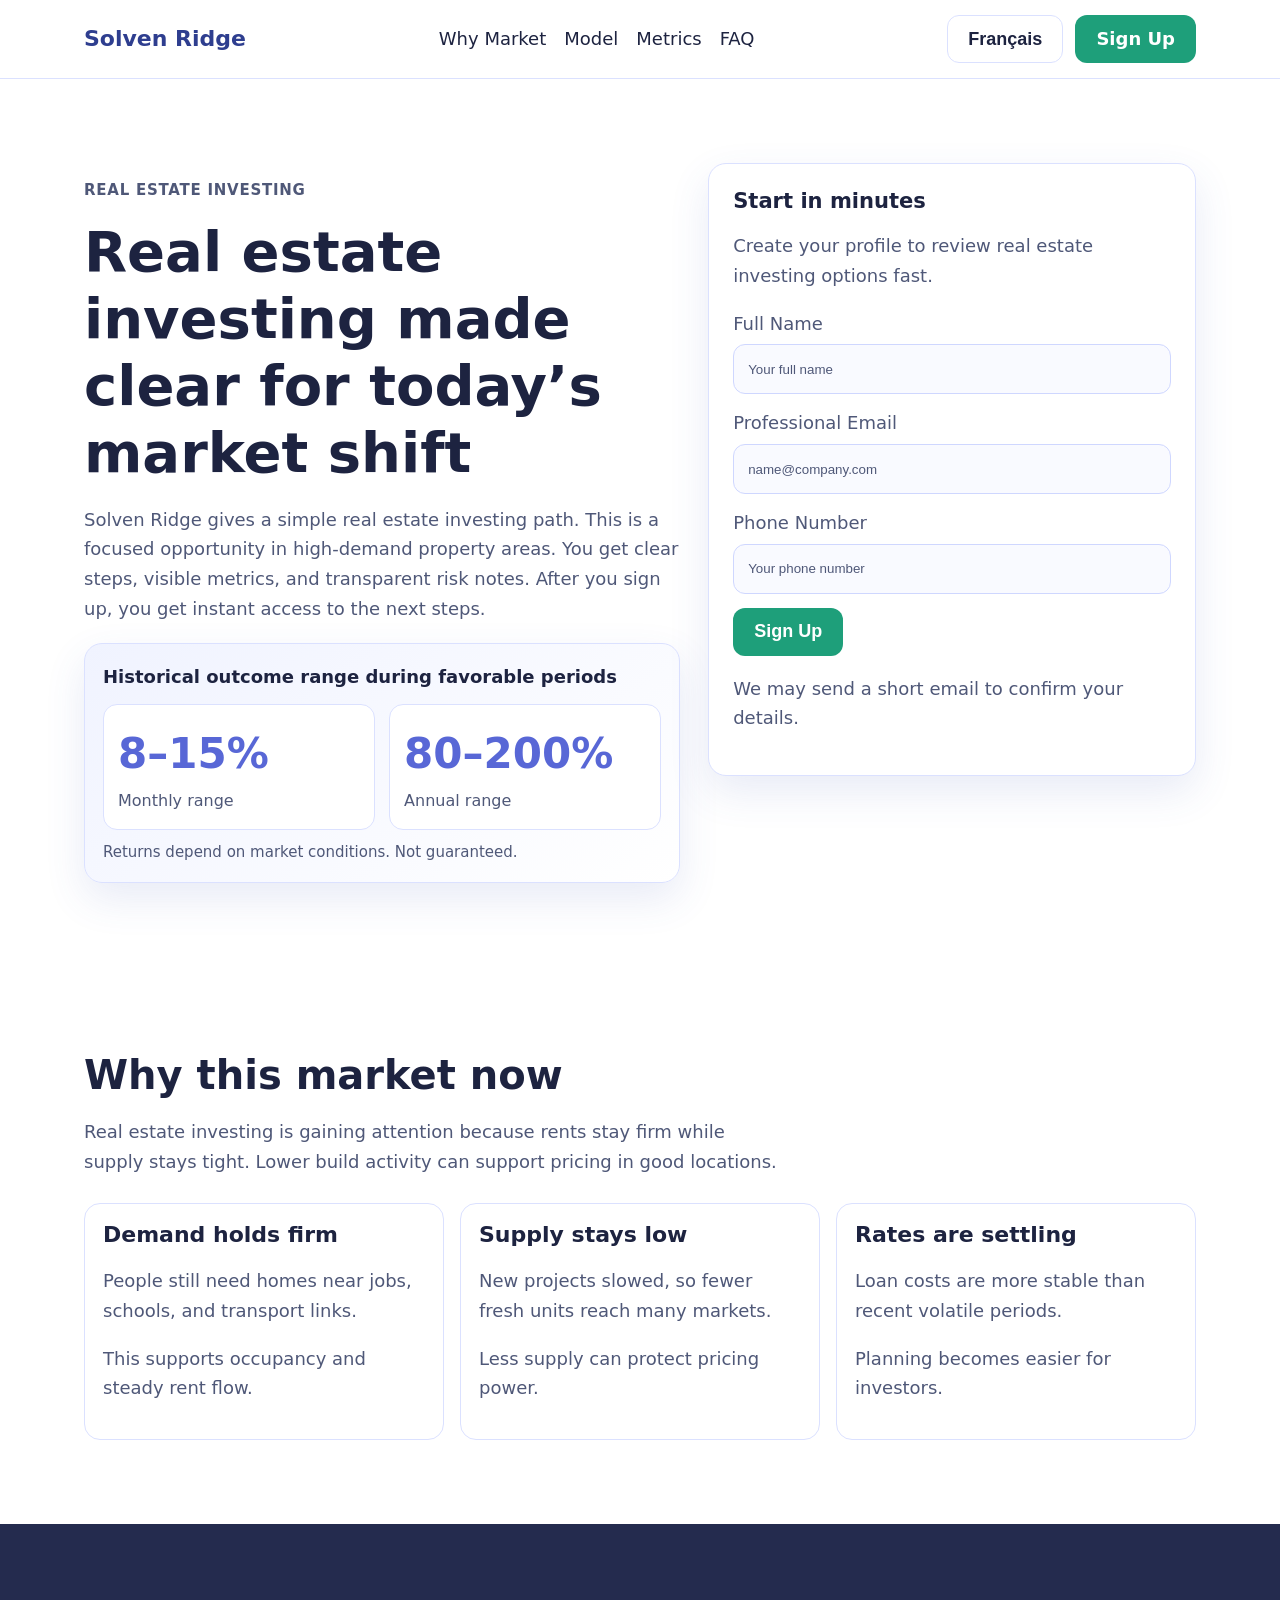
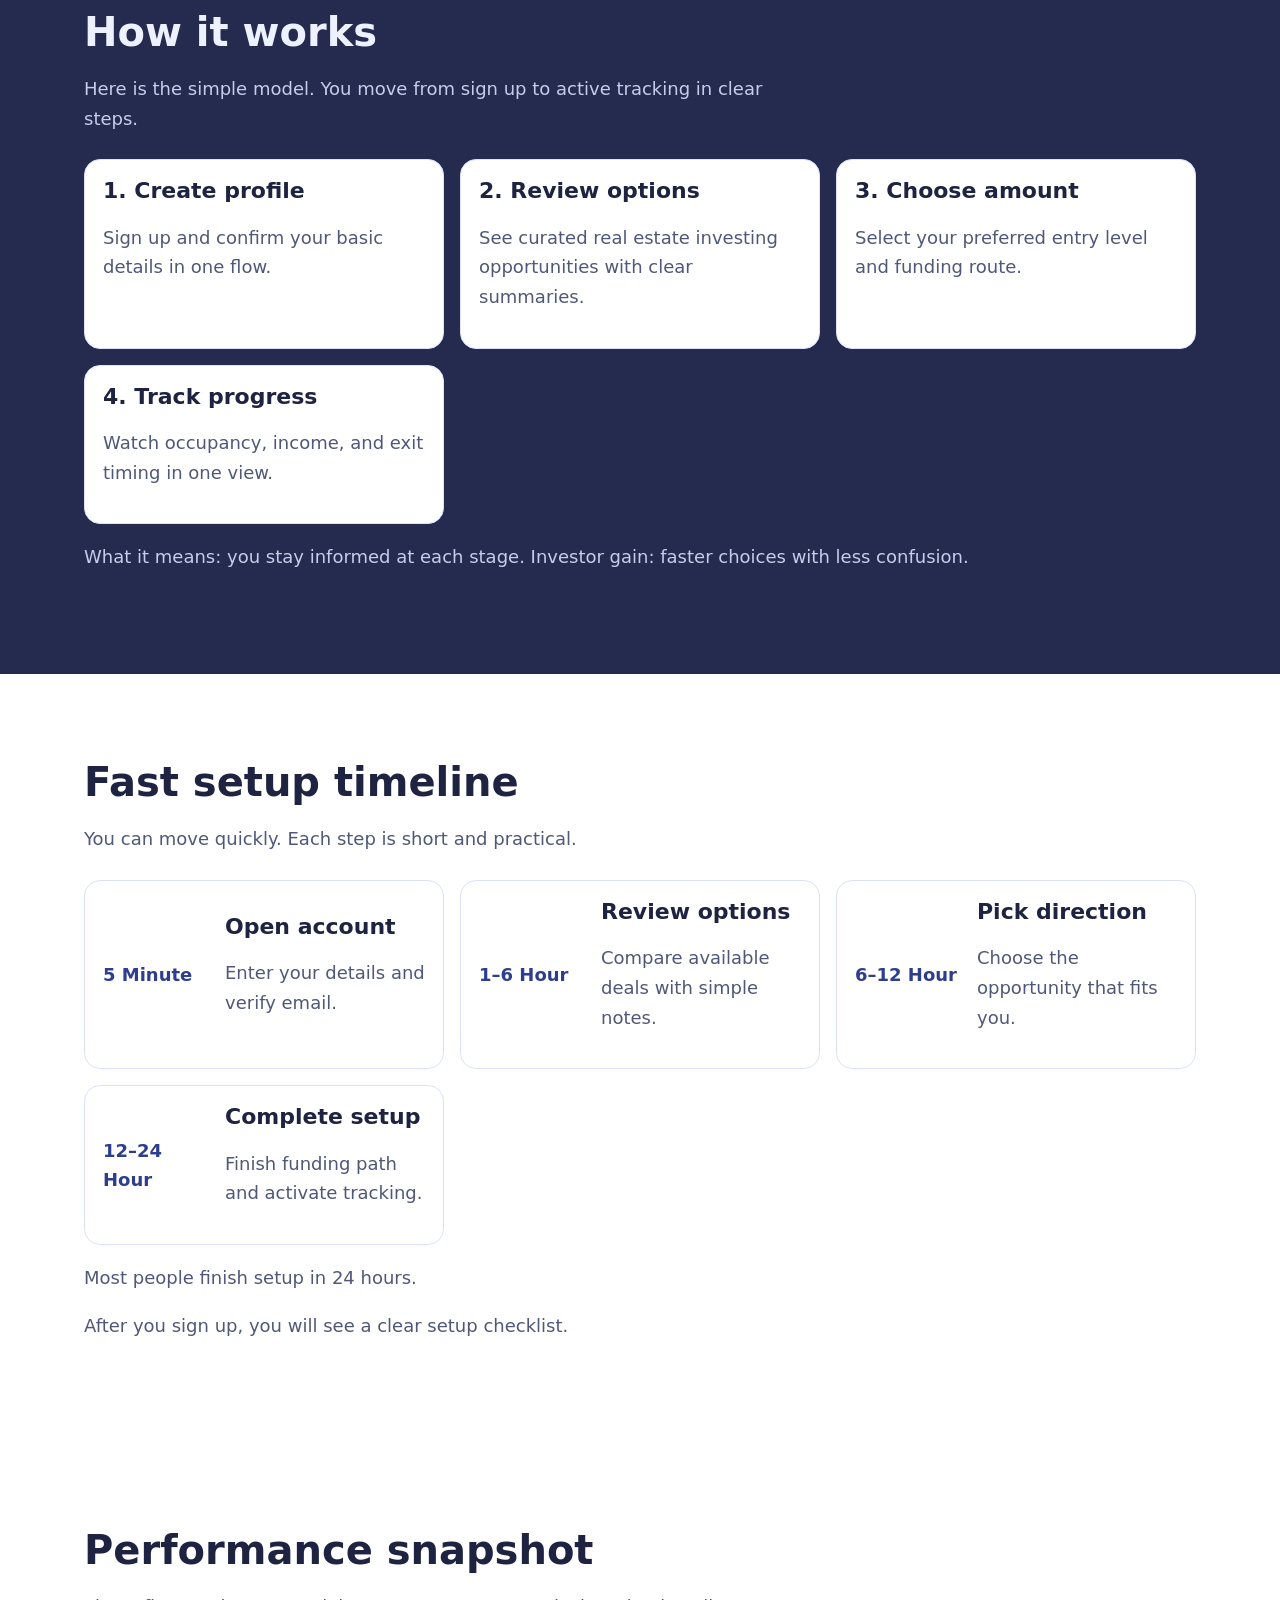
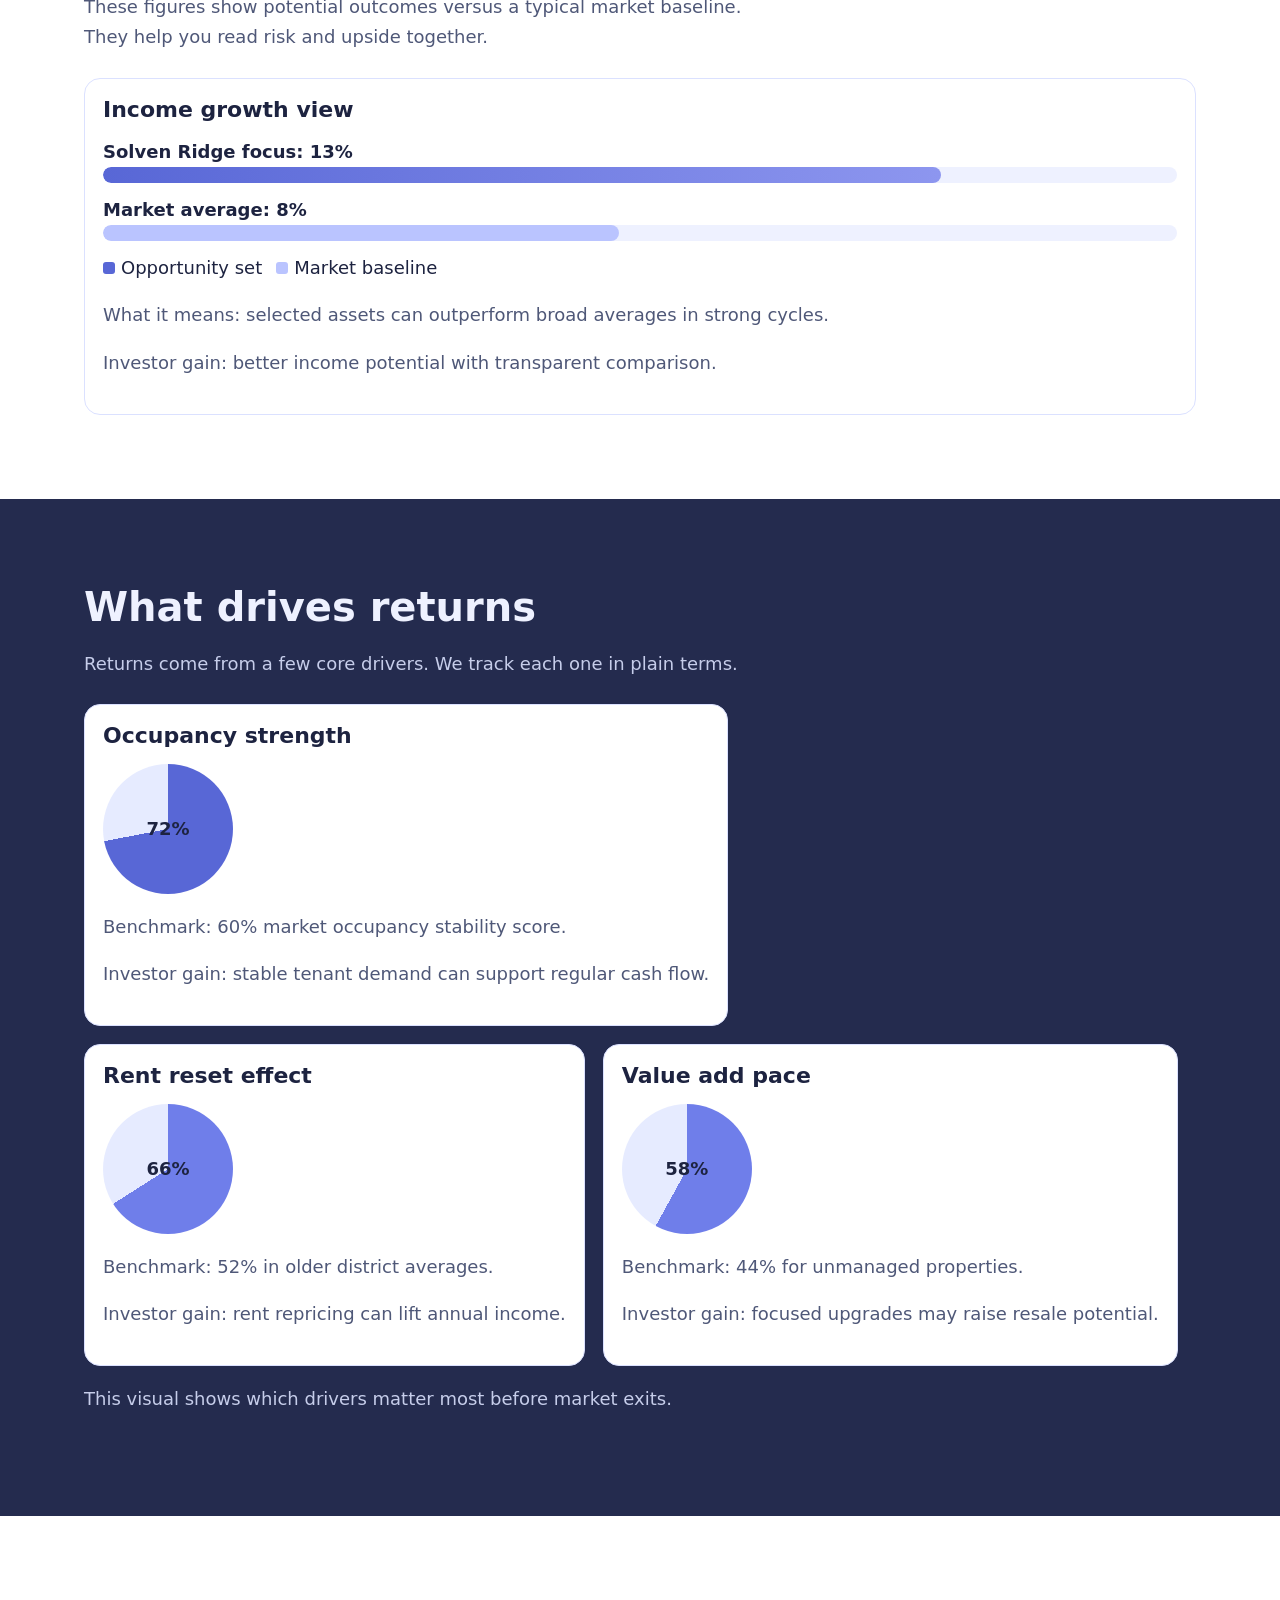
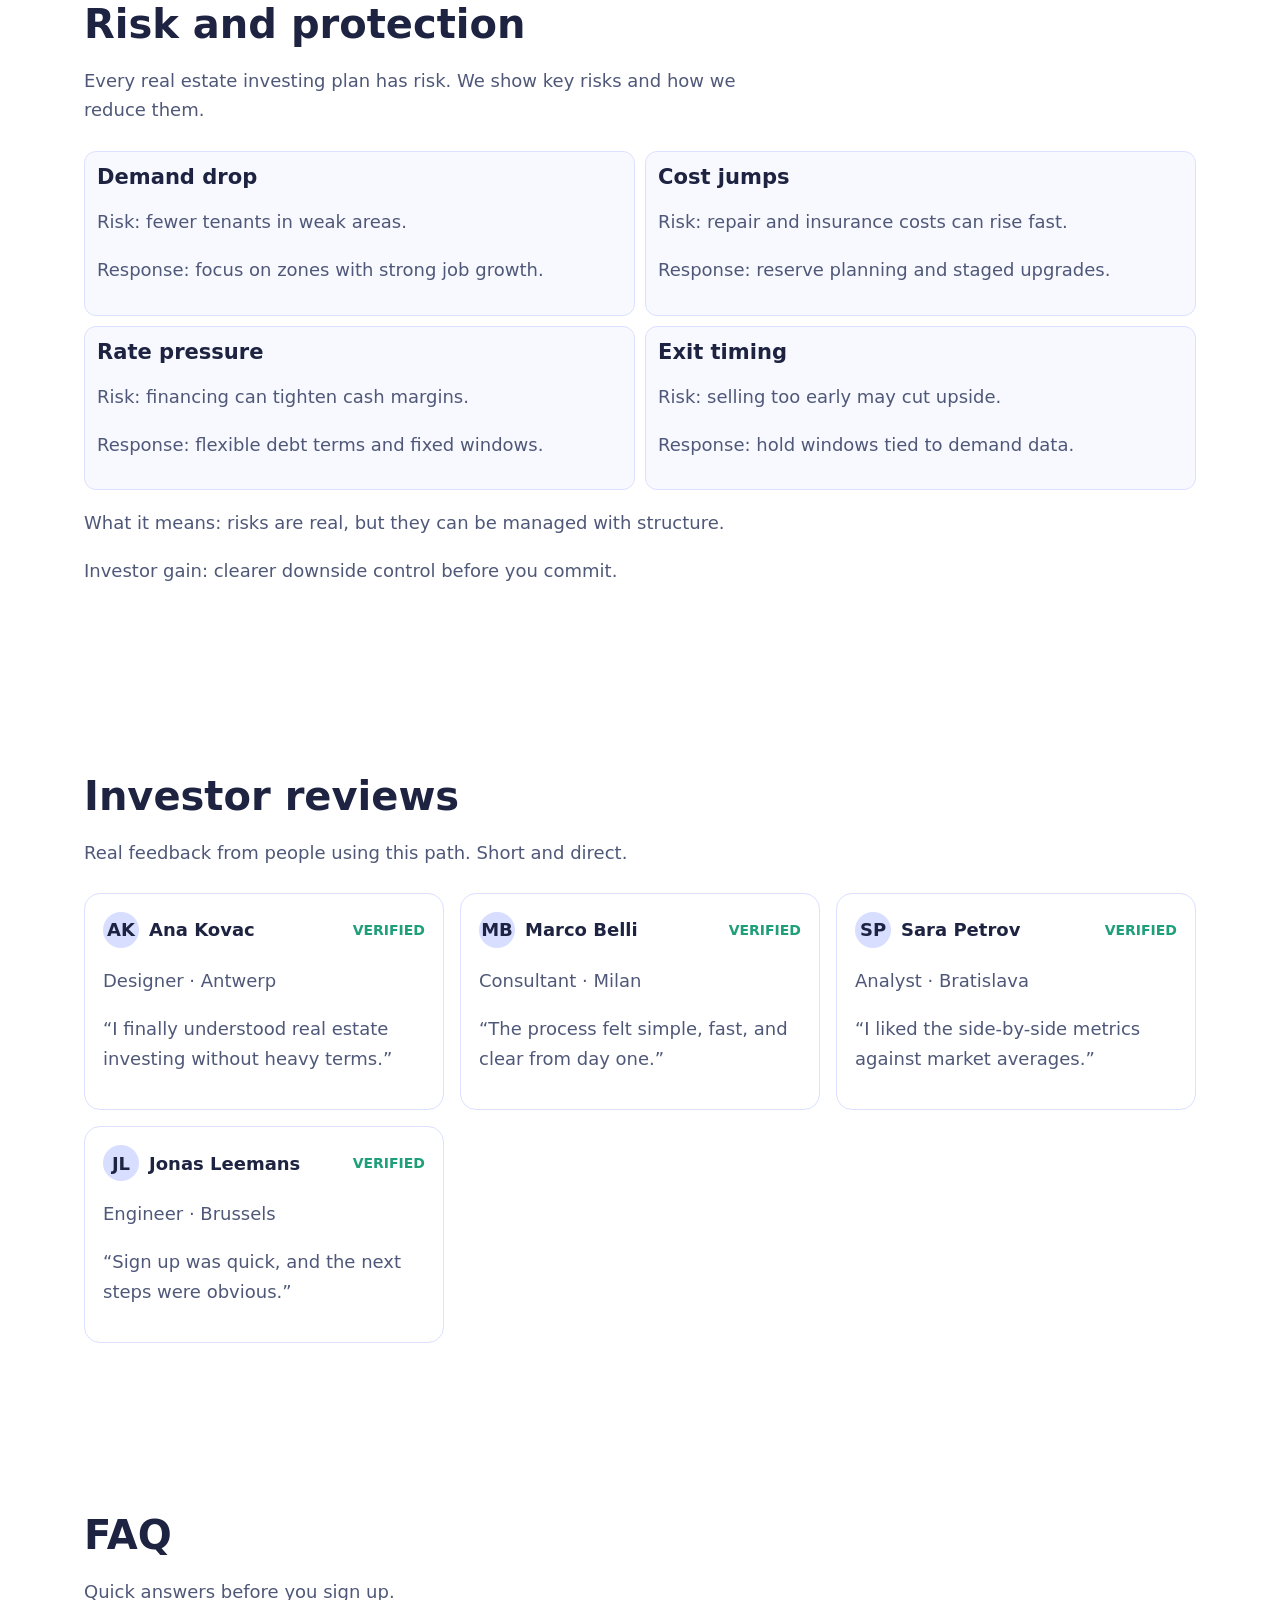
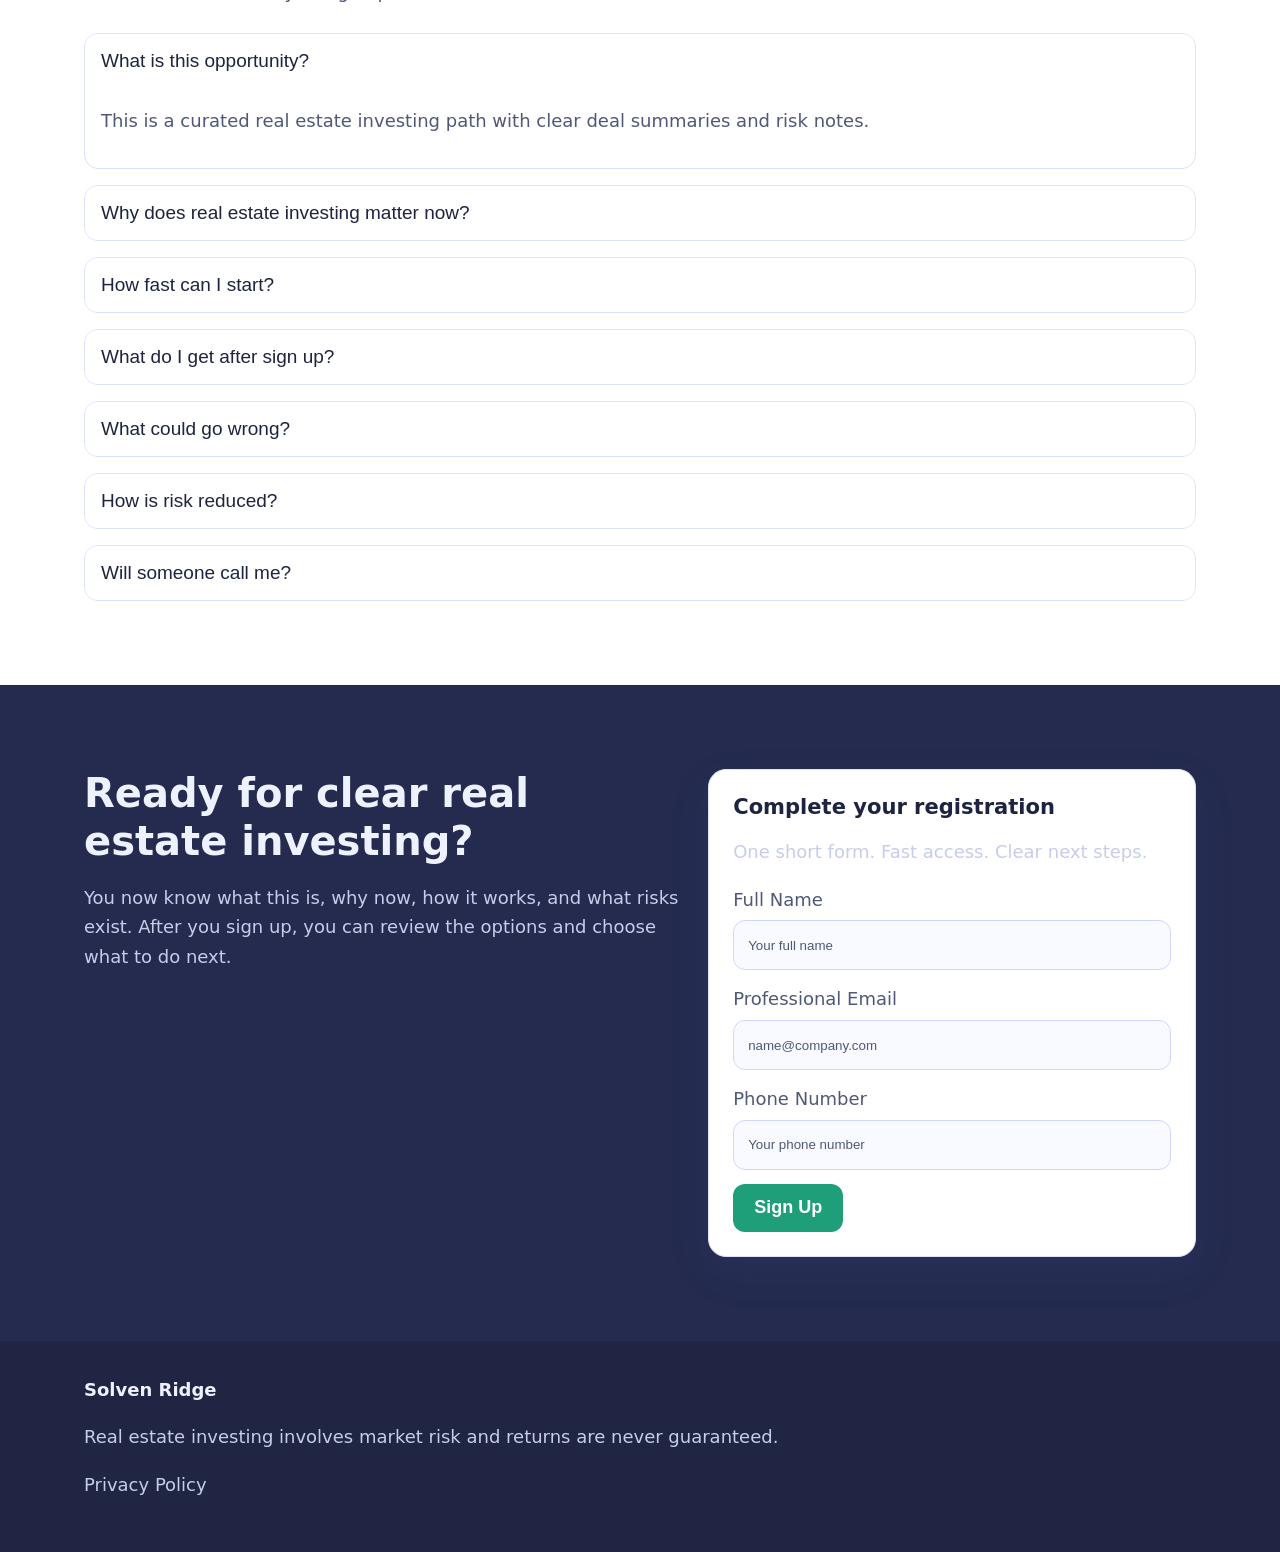
<file: fr/index.html>
<!doctype html>
<html lang="en">
<head>
  <meta charset="UTF-8" />
  <meta name="viewport" content="width=device-width, initial-scale=1" />
  <title>Solven Ridge | Real Estate Investing Opportunities | Français</title>
  <meta name="description" content="Français page with clear real estate investing opportunities, simple steps, and sign-up access." />
  <link rel="canonical" href="https://solvenridge.com/fr/index.html" />
  <link rel="alternate" hreflang="en" href="https://solvenridge.com/index.html" />
  <link rel="alternate" hreflang="de" href="https://solvenridge.com/de/index.html" />
  <link rel="alternate" hreflang="fr" href="https://solvenridge.com/fr/index.html" />
  <link rel="alternate" hreflang="es" href="https://solvenridge.com/es/index.html" />
  <link rel="alternate" hreflang="it" href="https://solvenridge.com/it/index.html" />
  <link rel="alternate" hreflang="tr" href="https://solvenridge.com/tr/index.html" />
  <link rel="alternate" hreflang="pt" href="https://solvenridge.com/pt/index.html" />
  <link rel="alternate" hreflang="ja" href="https://solvenridge.com/jp/index.html" />
  <link rel="alternate" hreflang="sk" href="https://solvenridge.com/sk/index.html" />
  <link rel="alternate" hreflang="nl-BE" href="https://solvenridge.com/be/index.html" />
  <meta property="og:title" content="Solven Ridge | Real Estate Investing" />
  <meta property="og:description" content="A premium, simple path to real estate investing opportunities." />
  <meta property="og:type" content="website" />
  <meta property="og:url" content="https://solvenridge.com/fr/index.html" />
  <meta property="og:image" content="https://solvenridge.com/assets/img/og.jpg" />
  <meta name="twitter:card" content="summary_large_image" />
  <meta name="twitter:title" content="Solven Ridge | Real Estate Investing" />
  <meta name="twitter:description" content="See the opportunity, process, risks, and next steps in plain English." />
  <link rel="stylesheet" href="../assets/style.css" />
</head>
<body>
  <header class="header">
    <div class="container header-inner">
      <a class="brand" href="#top">Solven Ridge</a>
      <nav class="nav-links" aria-label="Main">
        <a href="#market">Why Market</a><a href="#model">Model</a><a href="#metrics">Metrics</a><a href="#faq">FAQ</a>
      </nav>
      <div class="header-right">
        <div class="lang">
          <button class="lang-btn" data-lang-toggle aria-label="Select language">Français</button>
          <div class="lang-menu" role="menu">
            <a href="../index.html"><img class="flag" loading="lazy" src="https://flagcdn.com/gb.svg" alt="GB"/>English</a>
            <a href="../de/index.html"><img class="flag" loading="lazy" src="https://flagcdn.com/de.svg" alt="DE"/>Deutsch</a>
            <a href="../fr/index.html"><img class="flag" loading="lazy" src="https://flagcdn.com/fr.svg" alt="FR"/>Français</a>
            <a href="../es/index.html"><img class="flag" loading="lazy" src="https://flagcdn.com/es.svg" alt="ES"/>Español</a>
            <a href="../it/index.html"><img class="flag" loading="lazy" src="https://flagcdn.com/it.svg" alt="IT"/>Italiano</a>
            <a href="../tr/index.html"><img class="flag" loading="lazy" src="https://flagcdn.com/tr.svg" alt="TR"/>Türkçe</a>
            <a href="../pt/index.html"><img class="flag" loading="lazy" src="https://flagcdn.com/pt.svg" alt="PT"/>Português</a>
            <a href="../jp/index.html"><img class="flag" loading="lazy" src="https://flagcdn.com/jp.svg" alt="JP"/>日本語</a>
            <a href="../sk/index.html"><img class="flag" loading="lazy" src="https://flagcdn.com/sk.svg" alt="SK"/>Slovak</a>
            <a href="../be/index.html"><img class="flag" loading="lazy" src="https://flagcdn.com/be.svg" alt="BE"/>Nederlands (BE)</a>
          </div>
        </div>
        <a class="btn btn-primary" href="#signup">Sign Up</a>
      </div>
      <button class="burger" data-open-drawer aria-label="Open menu">☰</button>
    </div>
  </header>

  <div class="drawer-backdrop" data-backdrop>
    <aside class="drawer" data-drawer>
      <div class="drawer-top"><strong>Menu</strong><button class="icon-btn" data-close-drawer aria-label="Close menu">✕</button></div>
      <nav>
        <a href="#market">Why Market</a><a href="#model">Model</a><a href="#process">Process</a><a href="#metrics">Metrics</a><a href="#faq">FAQ</a>
      </nav>
      <div class="lang">
        <button class="lang-btn" data-lang-toggle aria-label="Select language">Français</button>
        <div class="lang-menu">
          <a href="../index.html"><img class="flag" loading="lazy" src="https://flagcdn.com/gb.svg" alt="GB"/>English</a>
          <a href="../de/index.html"><img class="flag" loading="lazy" src="https://flagcdn.com/de.svg" alt="DE"/>Deutsch</a>
          <a href="../fr/index.html"><img class="flag" loading="lazy" src="https://flagcdn.com/fr.svg" alt="FR"/>Français</a>
          <a href="../es/index.html"><img class="flag" loading="lazy" src="https://flagcdn.com/es.svg" alt="ES"/>Español</a>
          <a href="../it/index.html"><img class="flag" loading="lazy" src="https://flagcdn.com/it.svg" alt="IT"/>Italiano</a>
          <a href="../tr/index.html"><img class="flag" loading="lazy" src="https://flagcdn.com/tr.svg" alt="TR"/>Türkçe</a>
          <a href="../pt/index.html"><img class="flag" loading="lazy" src="https://flagcdn.com/pt.svg" alt="PT"/>Português</a>
          <a href="../jp/index.html"><img class="flag" loading="lazy" src="https://flagcdn.com/jp.svg" alt="JP"/>日本語</a>
          <a href="../sk/index.html"><img class="flag" loading="lazy" src="https://flagcdn.com/sk.svg" alt="SK"/>Slovak</a>
          <a href="../be/index.html"><img class="flag" loading="lazy" src="https://flagcdn.com/be.svg" alt="BE"/>Nederlands (BE)</a>
        </div>
      </div>
      <p><a class="btn btn-primary" href="#signup">Sign Up</a></p>
    </aside>
  </div>

  <main id="top">
    <section class="section light hero">
      <div class="container hero-grid">
        <div class="reveal">
          <p class="kicker">Real Estate Investing</p>
          <h1>Real estate investing made clear for today’s market shift</h1>
          <p>Solven Ridge gives a simple real estate investing path. This is a focused opportunity in high-demand property areas. You get clear steps, visible metrics, and transparent risk notes. After you sign up, you get instant access to the next steps.</p>
          <div class="performance-panel">
            <div class="perf-head">Historical outcome range during favorable periods</div>
            <div class="perf-grid">
              <div class="perf-item"><div class="perf-num">8–15%</div><div class="perf-label">Monthly range</div></div>
              <div class="perf-item"><div class="perf-num">80–200%</div><div class="perf-label">Annual range</div></div>
            </div>
            <div class="perf-note">Returns depend on market conditions. Not guaranteed.</div>
          </div>
        </div>
        <form class="form-card reveal" id="signup" aria-label="Sign up form">
          <h3>Start in minutes</h3>
          <p class="form-sub">Create your profile to review real estate investing options fast.</p>
          <label for="name1">Full Name</label><input id="name1" type="text" placeholder="Your full name" />
          <label for="email1">Professional Email</label><input id="email1" type="email" placeholder="name@company.com" />
          <label for="phone1">Phone Number</label><input id="phone1" type="tel" placeholder="Your phone number" />
          <button class="btn btn-primary" type="button">Sign Up</button>
          <p><small>We may send a short email to confirm your details.</small></p>
        </form>
      </div>
    </section>

    <section id="market" class="section light"><div class="container reveal"><h2>Why this market now</h2><p class="section-intro">Real estate investing is gaining attention because rents stay firm while supply stays tight. Lower build activity can support pricing in good locations.</p>
      <div class="grid-3">
        <article class="card"><h3>Demand holds firm</h3><p>People still need homes near jobs, schools, and transport links.</p><p class="muted">This supports occupancy and steady rent flow.</p></article>
        <article class="card"><h3>Supply stays low</h3><p>New projects slowed, so fewer fresh units reach many markets.</p><p class="muted">Less supply can protect pricing power.</p></article>
        <article class="card"><h3>Rates are settling</h3><p>Loan costs are more stable than recent volatile periods.</p><p class="muted">Planning becomes easier for investors.</p></article>
      </div></div></section>

    <section id="model" class="section dark"><div class="container reveal"><h2>How it works</h2><p class="section-intro">Here is the simple model. You move from sign up to active tracking in clear steps.</p>
      <div class="grid-2">
        <article class="card"><h3>1. Create profile</h3><p>Sign up and confirm your basic details in one flow.</p></article>
        <article class="card"><h3>2. Review options</h3><p>See curated real estate investing opportunities with clear summaries.</p></article>
        <article class="card"><h3>3. Choose amount</h3><p>Select your preferred entry level and funding route.</p></article>
        <article class="card"><h3>4. Track progress</h3><p>Watch occupancy, income, and exit timing in one view.</p></article>
      </div><p>What it means: you stay informed at each stage. Investor gain: faster choices with less confusion.</p></div></section>

    <section id="process" class="section light"><div class="container reveal"><h2>Fast setup timeline</h2><p class="section-intro">You can move quickly. Each step is short and practical.</p>
      <div class="grid-2">
        <article class="card process-step"><div class="time-tag">5 Minute</div><div><h3>Open account</h3><p>Enter your details and verify email.</p></div></article>
        <article class="card process-step"><div class="time-tag">1–6 Hour</div><div><h3>Review options</h3><p>Compare available deals with simple notes.</p></div></article>
        <article class="card process-step"><div class="time-tag">6–12 Hour</div><div><h3>Pick direction</h3><p>Choose the opportunity that fits you.</p></div></article>
        <article class="card process-step"><div class="time-tag">12–24 Hour</div><div><h3>Complete setup</h3><p>Finish funding path and activate tracking.</p></div></article>
      </div>
      <p>Most people finish setup in 24 hours.</p>
      <p>After you sign up, you will see a clear setup checklist.</p>
    </div></section>

    <section id="metrics" class="section light"><div class="container reveal"><h2>Performance snapshot</h2><p class="section-intro">These figures show potential outcomes versus a typical market baseline. They help you read risk and upside together.</p>
      <div class="card comp-bars">
        <h3>Income growth view</h3>
        <div class="row"><strong>Solven Ridge focus: 13%</strong><div class="bar-wrap"><div class="bar bar-a" style="width:78%"></div></div></div>
        <div class="row"><strong>Market average: 8%</strong><div class="bar-wrap"><div class="bar bar-b" style="width:48%"></div></div></div>
        <div class="legend"><span class="l1">Opportunity set</span><span class="l2">Market baseline</span></div>
        <p>What it means: selected assets can outperform broad averages in strong cycles.</p>
        <p>Investor gain: better income potential with transparent comparison.</p>
      </div>
    </div></section>

    <section id="insights" class="section dark"><div class="container reveal"><h2>What drives returns</h2><p class="section-intro">Returns come from a few core drivers. We track each one in plain terms.</p>
      <div class="ring-wrap">
        <article class="card"><h3>Occupancy strength</h3><div class="ring"><span>72%</span></div><p>Benchmark: 60% market occupancy stability score.</p><p>Investor gain: stable tenant demand can support regular cash flow.</p></article>
        <article class="card"><h3>Rent reset effect</h3><div class="ring" style="background:conic-gradient(#6f7eea 0 66%, #e6ebff 66%);"><span>66%</span></div><p>Benchmark: 52% in older district averages.</p><p>Investor gain: rent repricing can lift annual income.</p></article>
        <article class="card"><h3>Value add pace</h3><div class="ring" style="background:conic-gradient(#6f7eea 0 58%, #e6ebff 58%);"><span>58%</span></div><p>Benchmark: 44% for unmanaged properties.</p><p>Investor gain: focused upgrades may raise resale potential.</p></article>
      </div>
      <p>This visual shows which drivers matter most before market exits.</p>
    </div></section>

    <section id="risk" class="section light"><div class="container reveal"><h2>Risk and protection</h2><p class="section-intro">Every real estate investing plan has risk. We show key risks and how we reduce them.</p>
      <div class="matrix">
        <article class="cell"><h3>Demand drop</h3><p>Risk: fewer tenants in weak areas.</p><p>Response: focus on zones with strong job growth.</p></article>
        <article class="cell"><h3>Cost jumps</h3><p>Risk: repair and insurance costs can rise fast.</p><p>Response: reserve planning and staged upgrades.</p></article>
        <article class="cell"><h3>Rate pressure</h3><p>Risk: financing can tighten cash margins.</p><p>Response: flexible debt terms and fixed windows.</p></article>
        <article class="cell"><h3>Exit timing</h3><p>Risk: selling too early may cut upside.</p><p>Response: hold windows tied to demand data.</p></article>
      </div>
      <p>What it means: risks are real, but they can be managed with structure.</p>
      <p>Investor gain: clearer downside control before you commit.</p>
    </div></section>

    <section id="reviews" class="section light"><div class="container reveal"><h2>Investor reviews</h2><p class="section-intro">Real feedback from people using this path. Short and direct.</p>
      <div class="review-grid grid-2">
        <article class="card"><div class="review-head"><span class="avatar">AK</span><strong>Ana Kovac</strong><span class="verified">VERIFIED</span></div><p>Designer · Antwerp</p><p>“I finally understood real estate investing without heavy terms.”</p></article>
        <article class="card"><div class="review-head"><span class="avatar">MB</span><strong>Marco Belli</strong><span class="verified">VERIFIED</span></div><p>Consultant · Milan</p><p>“The process felt simple, fast, and clear from day one.”</p></article>
        <article class="card"><div class="review-head"><span class="avatar">SP</span><strong>Sara Petrov</strong><span class="verified">VERIFIED</span></div><p>Analyst · Bratislava</p><p>“I liked the side-by-side metrics against market averages.”</p></article>
        <article class="card"><div class="review-head"><span class="avatar">JL</span><strong>Jonas Leemans</strong><span class="verified">VERIFIED</span></div><p>Engineer · Brussels</p><p>“Sign up was quick, and the next steps were obvious.”</p></article>
      </div>
    </div></section>

    <section id="faq" class="section light"><div class="container reveal"><h2>FAQ</h2><p class="section-intro">Quick answers before you sign up.</p>
      <div class="faq-list">
        <article class="faq-item open"><button class="faq-q">What is this opportunity?</button><div class="faq-a"><p>This is a curated real estate investing path with clear deal summaries and risk notes.</p></div></article>
        <article class="faq-item"><button class="faq-q">Why does real estate investing matter now?</button><div class="faq-a"><p>Demand remains solid in key zones while supply growth is still limited.</p></div></article>
        <article class="faq-item"><button class="faq-q">How fast can I start?</button><div class="faq-a"><p>Most people complete setup within 24 hours using the guided checklist.</p></div></article>
        <article class="faq-item"><button class="faq-q">What do I get after sign up?</button><div class="faq-a"><p>You get instant access to next steps, options, and a simple setup flow.</p></div></article>
        <article class="faq-item"><button class="faq-q">What could go wrong?</button><div class="faq-a"><p>Market demand, rates, or costs can move against returns in some periods.</p></div></article>
        <article class="faq-item"><button class="faq-q">How is risk reduced?</button><div class="faq-a"><p>By selecting strong areas, managing reserves, and planning exit timing clearly.</p></div></article>
        <article class="faq-item"><button class="faq-q">Will someone call me?</button><div class="faq-a"><p>No calls are required. We may send a short email to confirm details.</p></div></article>
      </div>
    </div></section>

    <section class="section dark"><div class="container hero-grid reveal"><div><h2>Ready for clear real estate investing?</h2><p>You now know what this is, why now, how it works, and what risks exist. After you sign up, you can review the options and choose what to do next.</p></div>
      <form class="form-card" aria-label="Final sign up form">
        <h3 class="form-title">Complete your registration</h3><p class="form-sub">One short form. Fast access. Clear next steps.</p>
        <label for="name2">Full Name</label><input id="name2" type="text" placeholder="Your full name" />
        <label for="email2">Professional Email</label><input id="email2" type="email" placeholder="name@company.com" />
        <label for="phone2">Phone Number</label><input id="phone2" type="tel" placeholder="Your phone number" />
        <button class="btn btn-primary" type="button">Sign Up</button>
      </form>
    </div></section>
  </main>

  <footer class="footer"><div class="container"><strong>Solven Ridge</strong><p>Real estate investing involves market risk and returns are never guaranteed.</p><p><a href="#" data-open-privacy>Privacy Policy</a></p></div></footer>

  <div class="modal-backdrop" data-modal>
    <section class="modal" role="dialog" aria-modal="true" aria-label="Privacy Policy">
      <div class="modal-head"><strong>Privacy Policy</strong><button class="icon-btn" data-close-privacy aria-label="Close privacy policy">✕</button></div>
      <div class="modal-body">
        <h3>Introduction</h3><p>We explain clearly how your personal data is handled across this website.</p>
        <h3>Data collection</h3><p>We collect full name, professional email, and phone number from form submissions.</p>
        <h3>Legal basis</h3><p>Processing is based on your consent and our need to provide requested access.</p>
        <h3>Cookies</h3><p>Basic cookies support site function, language dropdown behavior, and security controls.</p>
        <h3>Retention</h3><p>We keep data only as long as needed for account setup and legal obligations.</p>
        <h3>Third-party sharing</h3><p>We may share data with trusted service providers that help operate this site.</p>
        <h3>Security</h3><p>We use access controls, encryption practices, and monitoring to protect your data.</p>
        <h3>User rights</h3><p>You can request access, correction, deletion, or export of your personal data.</p>
        <h3>International transfers</h3><p>Some providers process data outside your country under approved safeguards.</p>
        <h3>Industry risk disclosure</h3><p>Investment information can change quickly, and outcomes may differ from past cycles.</p>
        <h3>Contact</h3><p>For privacy questions, email privacy@solvenridge.com.</p>
      </div>
      <div class="modal-foot"><button class="btn" data-close-privacy>Close</button></div>
    </section>
  </div>

  <script type="application/ld+json">{"@context":"https://schema.org","@graph":[{"@type":"Organization","name":"Solven Ridge","url":"https://solvenridge.com"},{"@type":"WebSite","name":"Solven Ridge","url":"https://solvenridge.com/fr/index.html"},{"@type":"FAQPage","mainEntity":[{"@type":"Question","name":"What is this opportunity?","acceptedAnswer":{"@type":"Answer","text":"A curated real estate investing path with clear risk notes."}},{"@type":"Question","name":"How fast can I start?","acceptedAnswer":{"@type":"Answer","text":"Most people complete setup in 24 hours."}}]},{"@type":"Review","author":{"@type":"Person","name":"Ana Kovac"},"reviewRating":{"@type":"Rating","ratingValue":"5"},"reviewBody":"I finally understood real estate investing without heavy terms."}]}</script>
  <script defer src="../assets/app.js"></script>
</body>
</html>
</file>
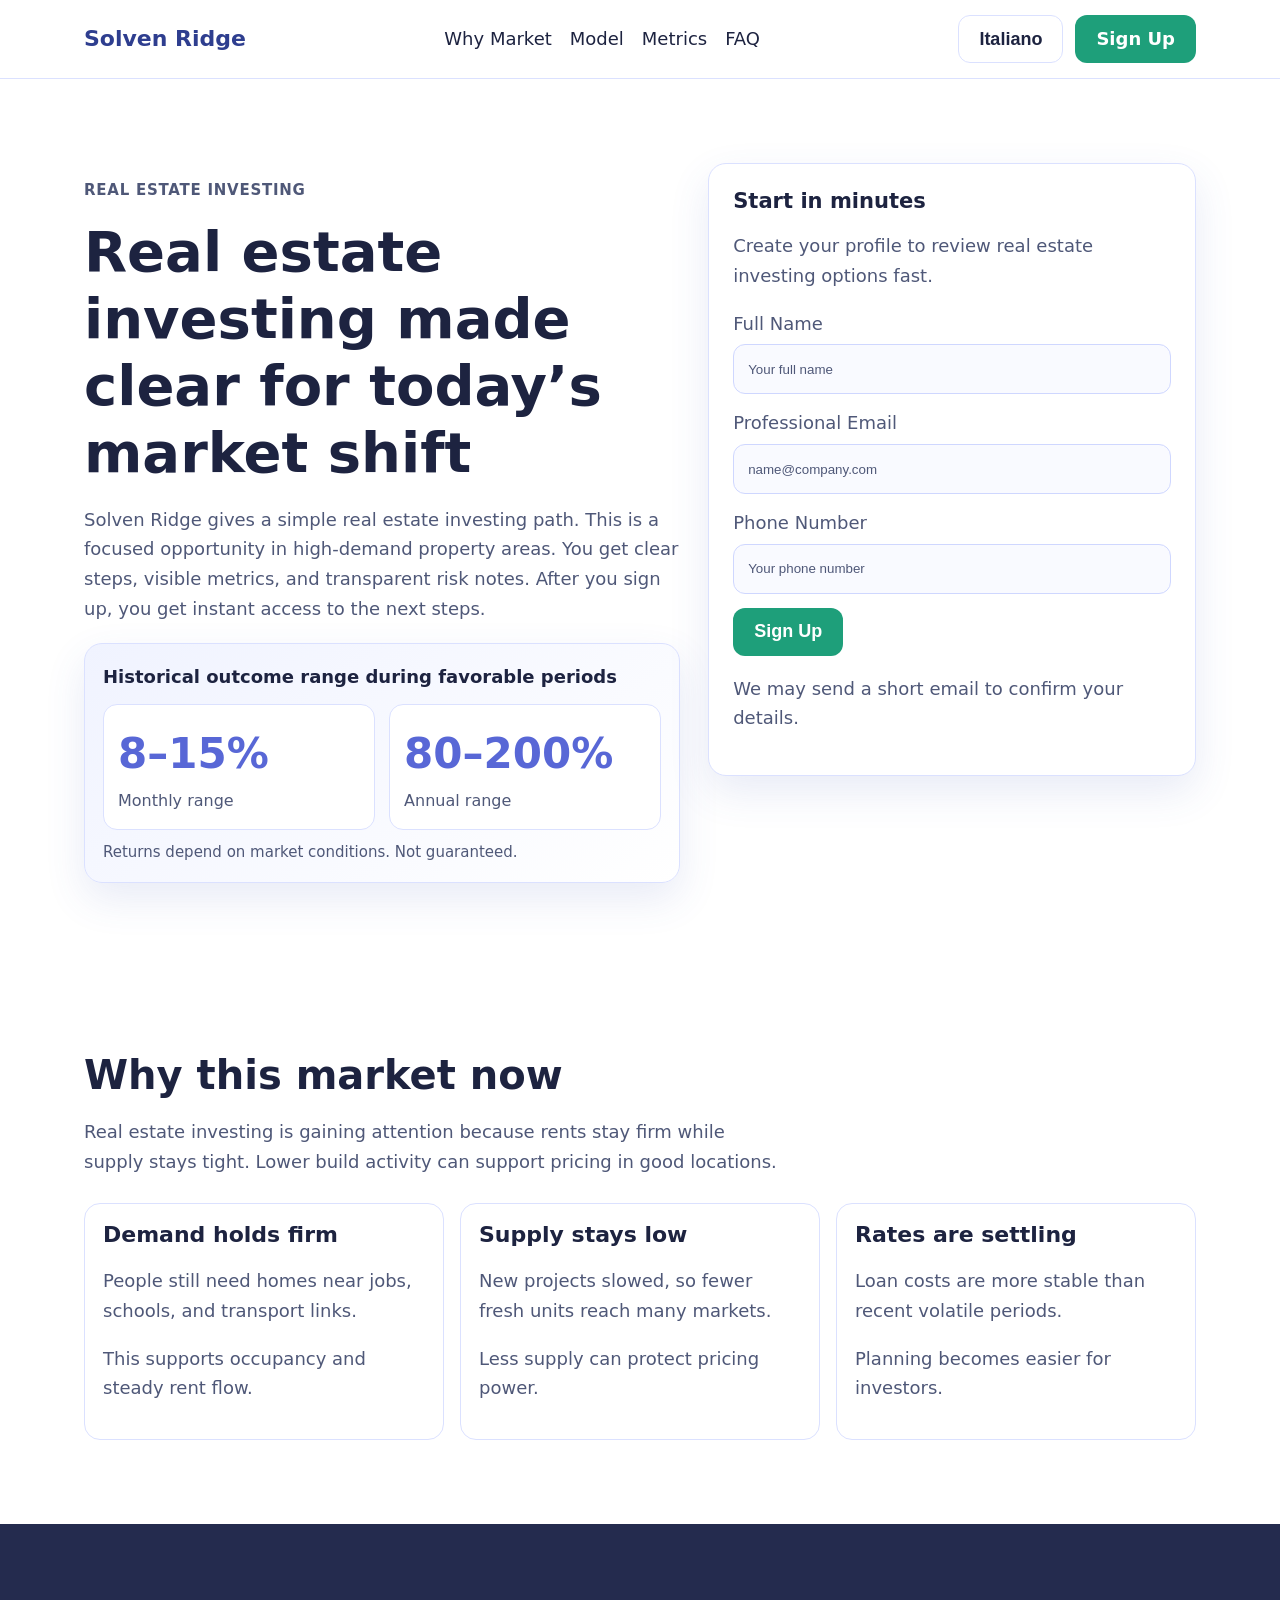
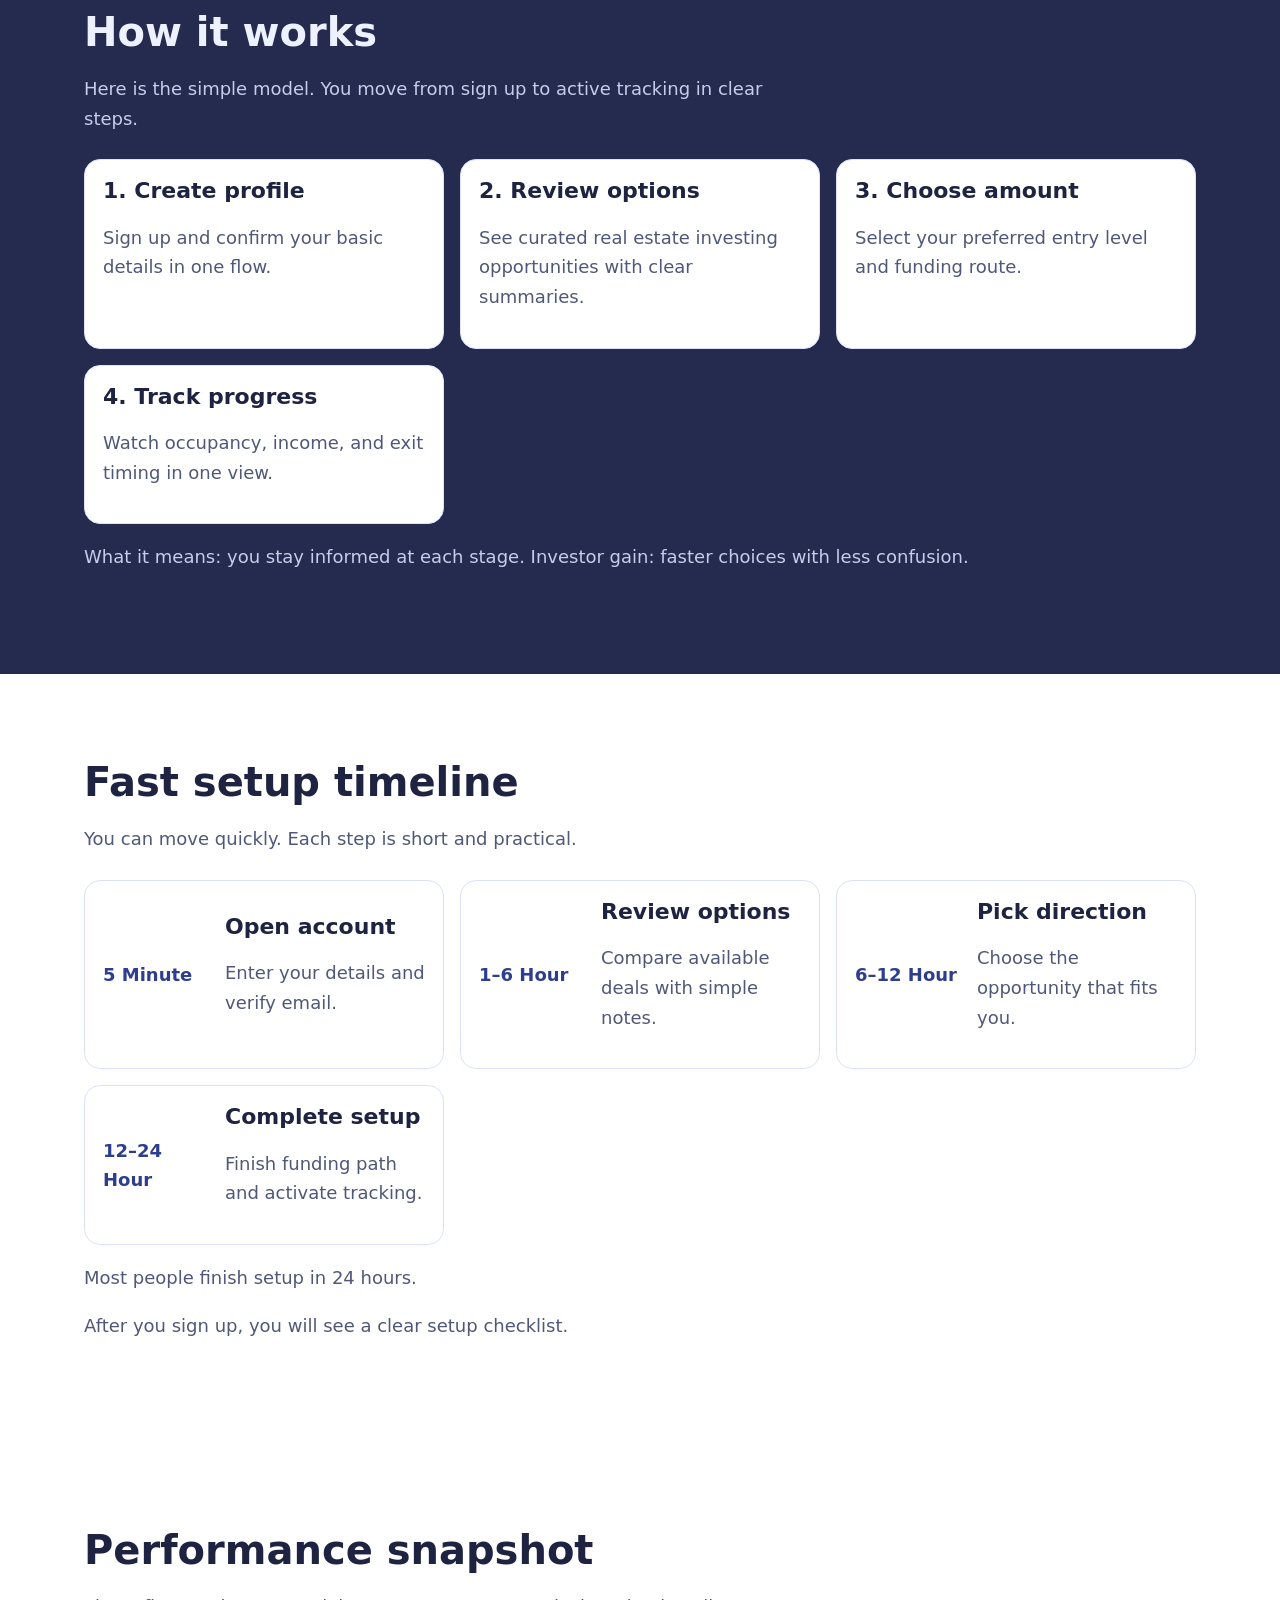
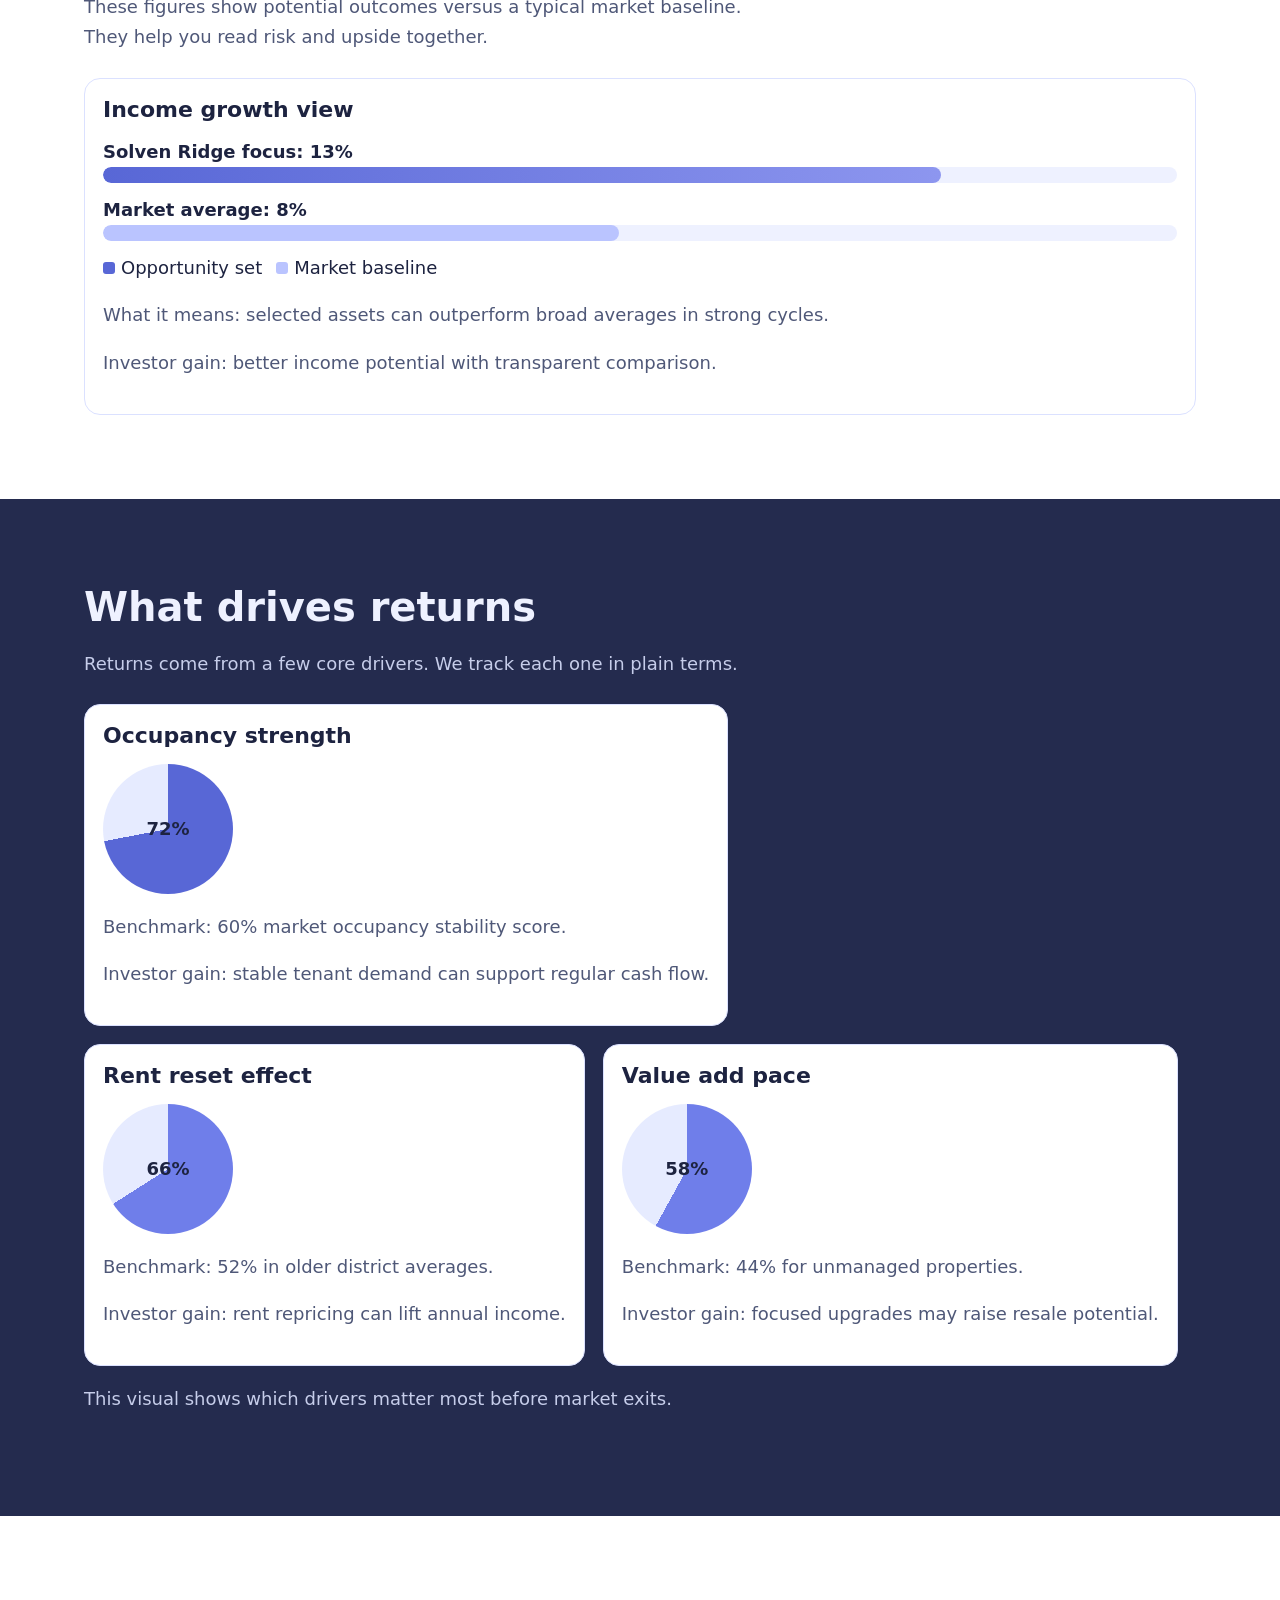
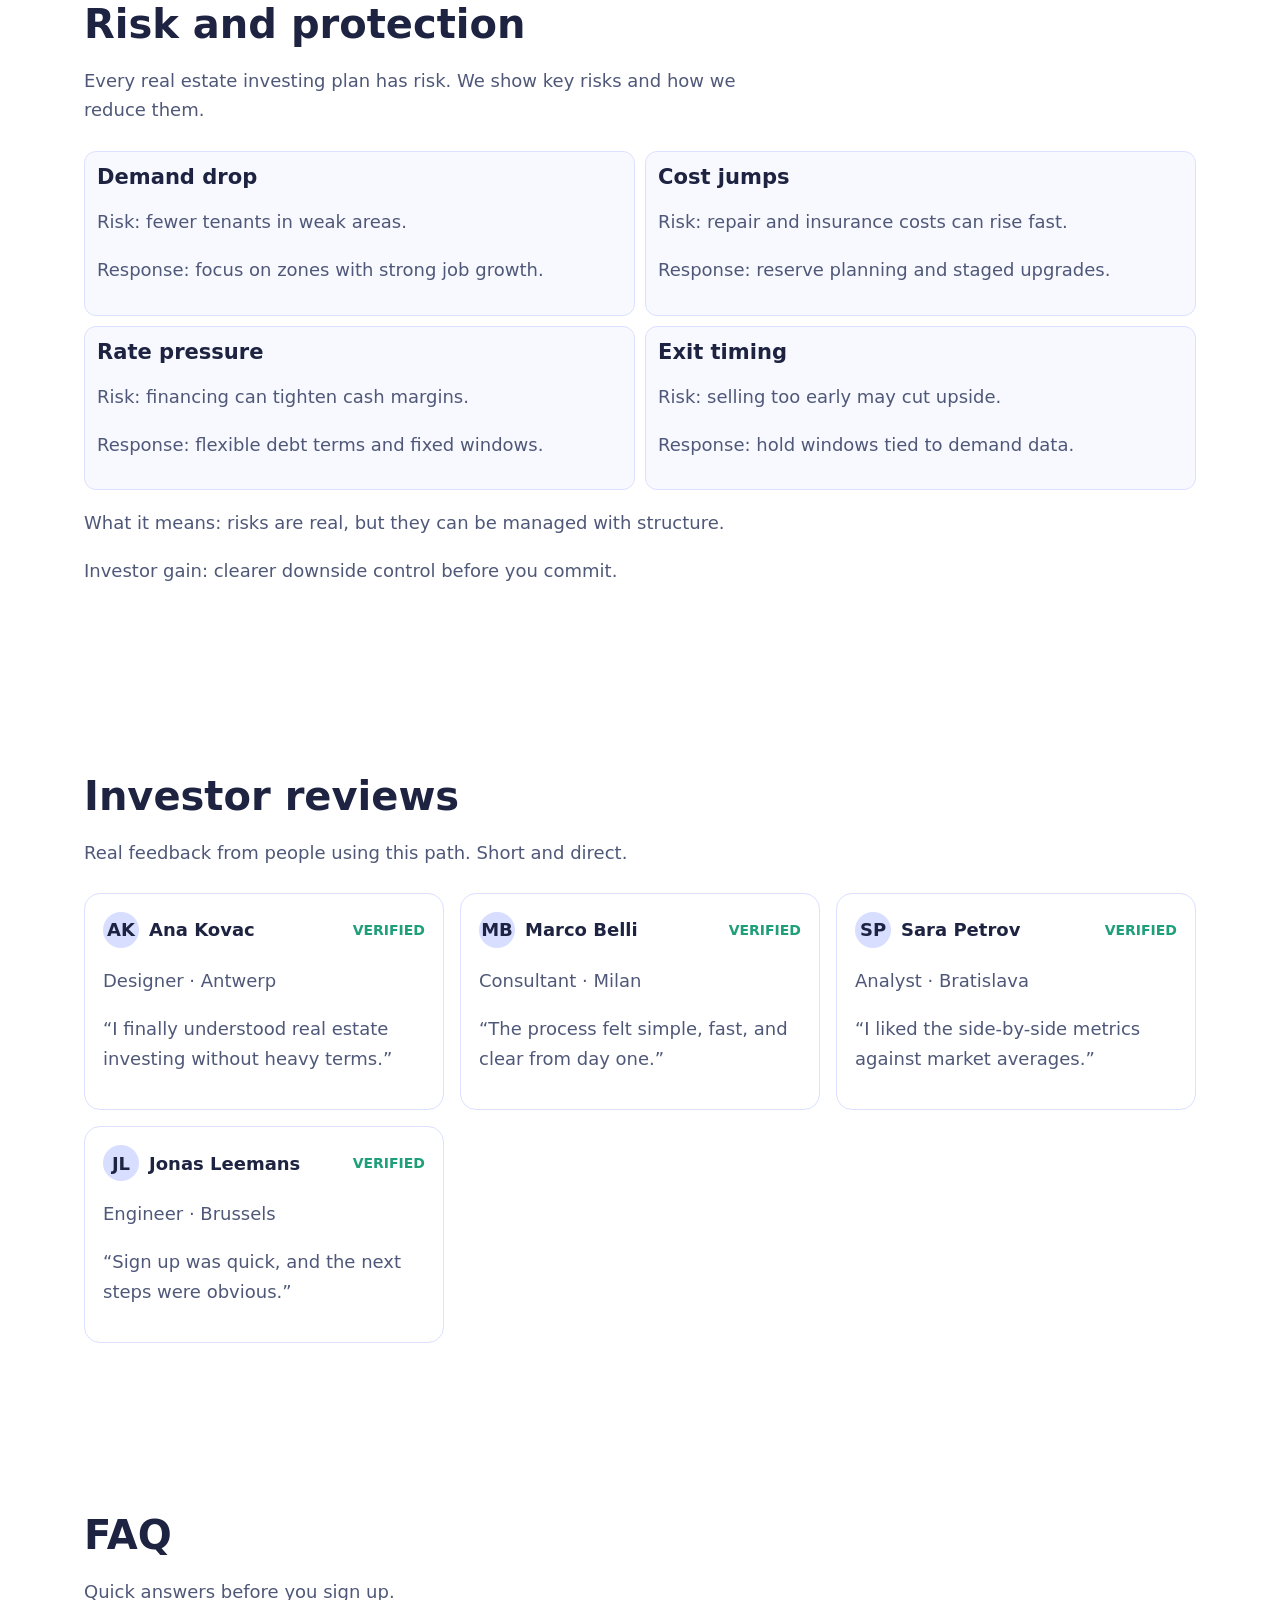
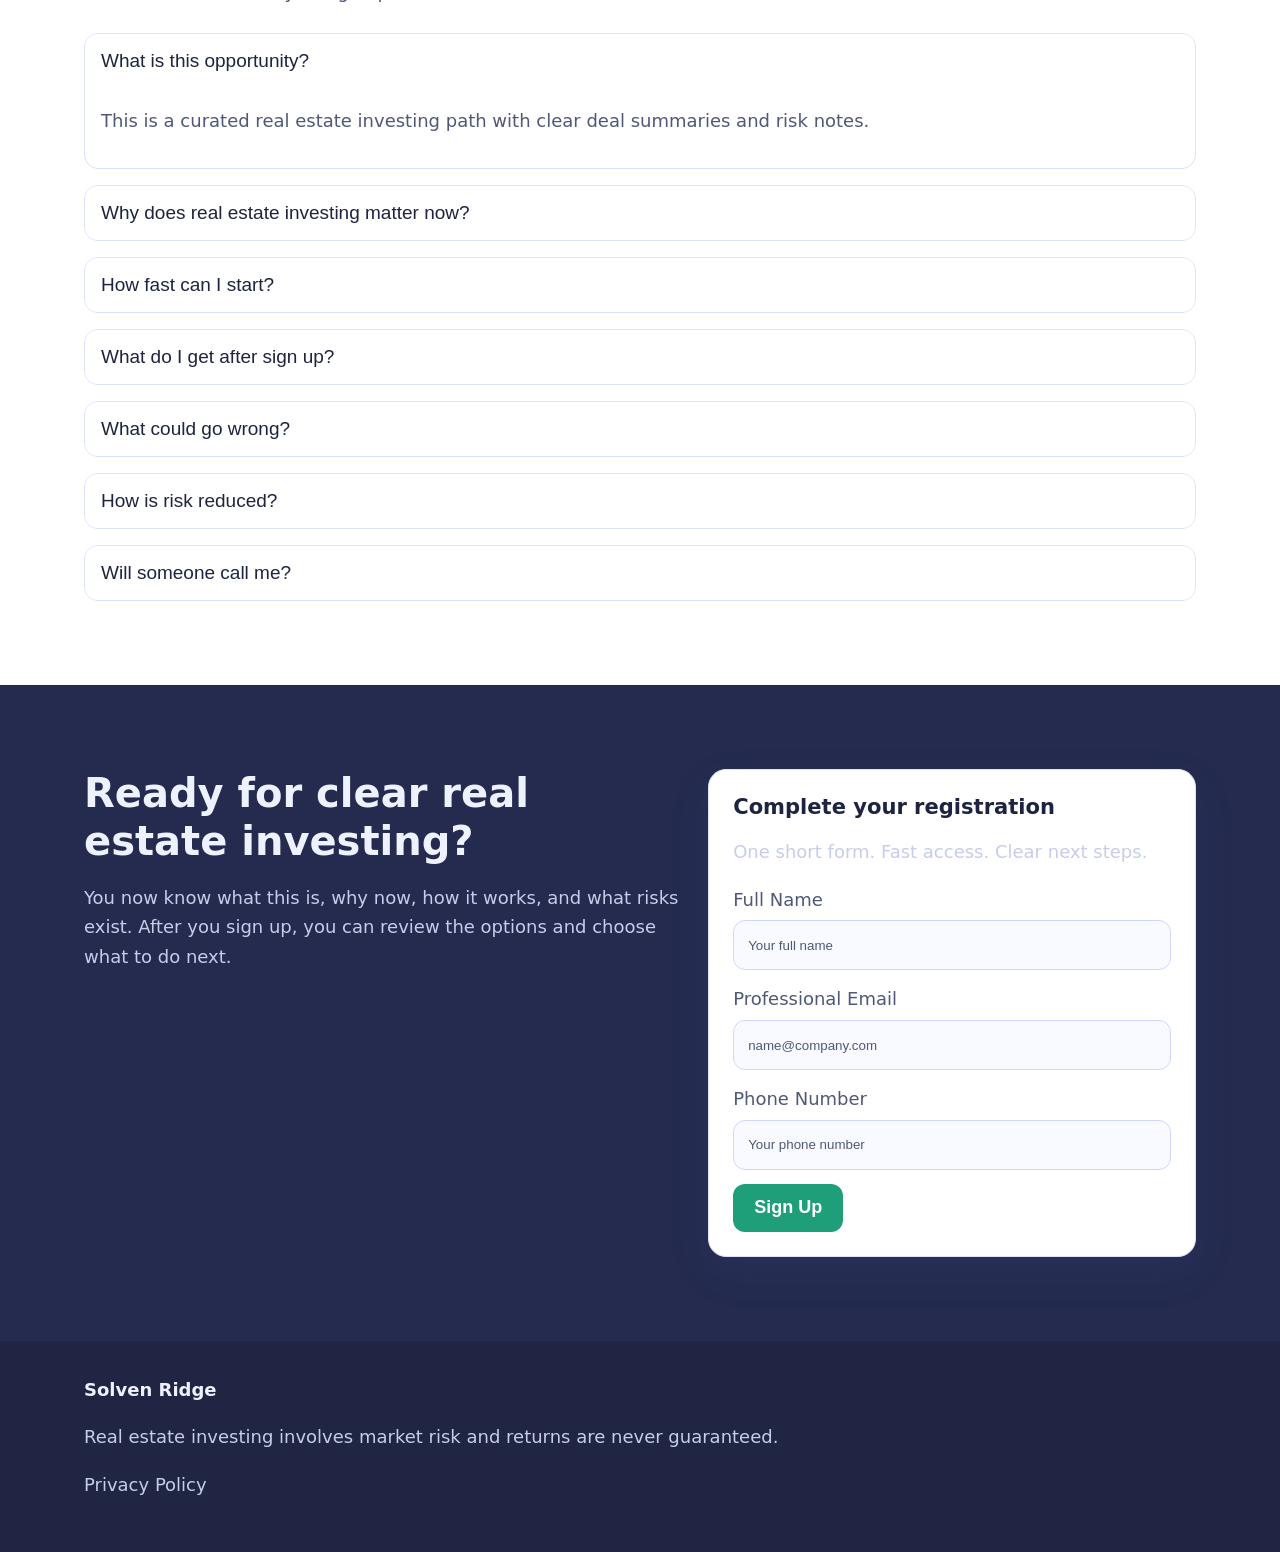
<file: it/index.html>
<!doctype html>
<html lang="en">
<head>
  <meta charset="UTF-8" />
  <meta name="viewport" content="width=device-width, initial-scale=1" />
  <title>Solven Ridge | Real Estate Investing Opportunities | Italiano</title>
  <meta name="description" content="Italiano page with clear real estate investing opportunities, simple steps, and sign-up access." />
  <link rel="canonical" href="https://solvenridge.com/it/index.html" />
  <link rel="alternate" hreflang="en" href="https://solvenridge.com/index.html" />
  <link rel="alternate" hreflang="de" href="https://solvenridge.com/de/index.html" />
  <link rel="alternate" hreflang="fr" href="https://solvenridge.com/fr/index.html" />
  <link rel="alternate" hreflang="es" href="https://solvenridge.com/es/index.html" />
  <link rel="alternate" hreflang="it" href="https://solvenridge.com/it/index.html" />
  <link rel="alternate" hreflang="tr" href="https://solvenridge.com/tr/index.html" />
  <link rel="alternate" hreflang="pt" href="https://solvenridge.com/pt/index.html" />
  <link rel="alternate" hreflang="ja" href="https://solvenridge.com/jp/index.html" />
  <link rel="alternate" hreflang="sk" href="https://solvenridge.com/sk/index.html" />
  <link rel="alternate" hreflang="nl-BE" href="https://solvenridge.com/be/index.html" />
  <meta property="og:title" content="Solven Ridge | Real Estate Investing" />
  <meta property="og:description" content="A premium, simple path to real estate investing opportunities." />
  <meta property="og:type" content="website" />
  <meta property="og:url" content="https://solvenridge.com/it/index.html" />
  <meta property="og:image" content="https://solvenridge.com/assets/img/og.jpg" />
  <meta name="twitter:card" content="summary_large_image" />
  <meta name="twitter:title" content="Solven Ridge | Real Estate Investing" />
  <meta name="twitter:description" content="See the opportunity, process, risks, and next steps in plain English." />
  <link rel="stylesheet" href="../assets/style.css" />
</head>
<body>
  <header class="header">
    <div class="container header-inner">
      <a class="brand" href="#top">Solven Ridge</a>
      <nav class="nav-links" aria-label="Main">
        <a href="#market">Why Market</a><a href="#model">Model</a><a href="#metrics">Metrics</a><a href="#faq">FAQ</a>
      </nav>
      <div class="header-right">
        <div class="lang">
          <button class="lang-btn" data-lang-toggle aria-label="Select language">Italiano</button>
          <div class="lang-menu" role="menu">
            <a href="../index.html"><img class="flag" loading="lazy" src="https://flagcdn.com/gb.svg" alt="GB"/>English</a>
            <a href="../de/index.html"><img class="flag" loading="lazy" src="https://flagcdn.com/de.svg" alt="DE"/>Deutsch</a>
            <a href="../fr/index.html"><img class="flag" loading="lazy" src="https://flagcdn.com/fr.svg" alt="FR"/>Français</a>
            <a href="../es/index.html"><img class="flag" loading="lazy" src="https://flagcdn.com/es.svg" alt="ES"/>Español</a>
            <a href="../it/index.html"><img class="flag" loading="lazy" src="https://flagcdn.com/it.svg" alt="IT"/>Italiano</a>
            <a href="../tr/index.html"><img class="flag" loading="lazy" src="https://flagcdn.com/tr.svg" alt="TR"/>Türkçe</a>
            <a href="../pt/index.html"><img class="flag" loading="lazy" src="https://flagcdn.com/pt.svg" alt="PT"/>Português</a>
            <a href="../jp/index.html"><img class="flag" loading="lazy" src="https://flagcdn.com/jp.svg" alt="JP"/>日本語</a>
            <a href="../sk/index.html"><img class="flag" loading="lazy" src="https://flagcdn.com/sk.svg" alt="SK"/>Slovak</a>
            <a href="../be/index.html"><img class="flag" loading="lazy" src="https://flagcdn.com/be.svg" alt="BE"/>Nederlands (BE)</a>
          </div>
        </div>
        <a class="btn btn-primary" href="#signup">Sign Up</a>
      </div>
      <button class="burger" data-open-drawer aria-label="Open menu">☰</button>
    </div>
  </header>

  <div class="drawer-backdrop" data-backdrop>
    <aside class="drawer" data-drawer>
      <div class="drawer-top"><strong>Menu</strong><button class="icon-btn" data-close-drawer aria-label="Close menu">✕</button></div>
      <nav>
        <a href="#market">Why Market</a><a href="#model">Model</a><a href="#process">Process</a><a href="#metrics">Metrics</a><a href="#faq">FAQ</a>
      </nav>
      <div class="lang">
        <button class="lang-btn" data-lang-toggle aria-label="Select language">Italiano</button>
        <div class="lang-menu">
          <a href="../index.html"><img class="flag" loading="lazy" src="https://flagcdn.com/gb.svg" alt="GB"/>English</a>
          <a href="../de/index.html"><img class="flag" loading="lazy" src="https://flagcdn.com/de.svg" alt="DE"/>Deutsch</a>
          <a href="../fr/index.html"><img class="flag" loading="lazy" src="https://flagcdn.com/fr.svg" alt="FR"/>Français</a>
          <a href="../es/index.html"><img class="flag" loading="lazy" src="https://flagcdn.com/es.svg" alt="ES"/>Español</a>
          <a href="../it/index.html"><img class="flag" loading="lazy" src="https://flagcdn.com/it.svg" alt="IT"/>Italiano</a>
          <a href="../tr/index.html"><img class="flag" loading="lazy" src="https://flagcdn.com/tr.svg" alt="TR"/>Türkçe</a>
          <a href="../pt/index.html"><img class="flag" loading="lazy" src="https://flagcdn.com/pt.svg" alt="PT"/>Português</a>
          <a href="../jp/index.html"><img class="flag" loading="lazy" src="https://flagcdn.com/jp.svg" alt="JP"/>日本語</a>
          <a href="../sk/index.html"><img class="flag" loading="lazy" src="https://flagcdn.com/sk.svg" alt="SK"/>Slovak</a>
          <a href="../be/index.html"><img class="flag" loading="lazy" src="https://flagcdn.com/be.svg" alt="BE"/>Nederlands (BE)</a>
        </div>
      </div>
      <p><a class="btn btn-primary" href="#signup">Sign Up</a></p>
    </aside>
  </div>

  <main id="top">
    <section class="section light hero">
      <div class="container hero-grid">
        <div class="reveal">
          <p class="kicker">Real Estate Investing</p>
          <h1>Real estate investing made clear for today’s market shift</h1>
          <p>Solven Ridge gives a simple real estate investing path. This is a focused opportunity in high-demand property areas. You get clear steps, visible metrics, and transparent risk notes. After you sign up, you get instant access to the next steps.</p>
          <div class="performance-panel">
            <div class="perf-head">Historical outcome range during favorable periods</div>
            <div class="perf-grid">
              <div class="perf-item"><div class="perf-num">8–15%</div><div class="perf-label">Monthly range</div></div>
              <div class="perf-item"><div class="perf-num">80–200%</div><div class="perf-label">Annual range</div></div>
            </div>
            <div class="perf-note">Returns depend on market conditions. Not guaranteed.</div>
          </div>
        </div>
        <form class="form-card reveal" id="signup" aria-label="Sign up form">
          <h3>Start in minutes</h3>
          <p class="form-sub">Create your profile to review real estate investing options fast.</p>
          <label for="name1">Full Name</label><input id="name1" type="text" placeholder="Your full name" />
          <label for="email1">Professional Email</label><input id="email1" type="email" placeholder="name@company.com" />
          <label for="phone1">Phone Number</label><input id="phone1" type="tel" placeholder="Your phone number" />
          <button class="btn btn-primary" type="button">Sign Up</button>
          <p><small>We may send a short email to confirm your details.</small></p>
        </form>
      </div>
    </section>

    <section id="market" class="section light"><div class="container reveal"><h2>Why this market now</h2><p class="section-intro">Real estate investing is gaining attention because rents stay firm while supply stays tight. Lower build activity can support pricing in good locations.</p>
      <div class="grid-3">
        <article class="card"><h3>Demand holds firm</h3><p>People still need homes near jobs, schools, and transport links.</p><p class="muted">This supports occupancy and steady rent flow.</p></article>
        <article class="card"><h3>Supply stays low</h3><p>New projects slowed, so fewer fresh units reach many markets.</p><p class="muted">Less supply can protect pricing power.</p></article>
        <article class="card"><h3>Rates are settling</h3><p>Loan costs are more stable than recent volatile periods.</p><p class="muted">Planning becomes easier for investors.</p></article>
      </div></div></section>

    <section id="model" class="section dark"><div class="container reveal"><h2>How it works</h2><p class="section-intro">Here is the simple model. You move from sign up to active tracking in clear steps.</p>
      <div class="grid-2">
        <article class="card"><h3>1. Create profile</h3><p>Sign up and confirm your basic details in one flow.</p></article>
        <article class="card"><h3>2. Review options</h3><p>See curated real estate investing opportunities with clear summaries.</p></article>
        <article class="card"><h3>3. Choose amount</h3><p>Select your preferred entry level and funding route.</p></article>
        <article class="card"><h3>4. Track progress</h3><p>Watch occupancy, income, and exit timing in one view.</p></article>
      </div><p>What it means: you stay informed at each stage. Investor gain: faster choices with less confusion.</p></div></section>

    <section id="process" class="section light"><div class="container reveal"><h2>Fast setup timeline</h2><p class="section-intro">You can move quickly. Each step is short and practical.</p>
      <div class="grid-2">
        <article class="card process-step"><div class="time-tag">5 Minute</div><div><h3>Open account</h3><p>Enter your details and verify email.</p></div></article>
        <article class="card process-step"><div class="time-tag">1–6 Hour</div><div><h3>Review options</h3><p>Compare available deals with simple notes.</p></div></article>
        <article class="card process-step"><div class="time-tag">6–12 Hour</div><div><h3>Pick direction</h3><p>Choose the opportunity that fits you.</p></div></article>
        <article class="card process-step"><div class="time-tag">12–24 Hour</div><div><h3>Complete setup</h3><p>Finish funding path and activate tracking.</p></div></article>
      </div>
      <p>Most people finish setup in 24 hours.</p>
      <p>After you sign up, you will see a clear setup checklist.</p>
    </div></section>

    <section id="metrics" class="section light"><div class="container reveal"><h2>Performance snapshot</h2><p class="section-intro">These figures show potential outcomes versus a typical market baseline. They help you read risk and upside together.</p>
      <div class="card comp-bars">
        <h3>Income growth view</h3>
        <div class="row"><strong>Solven Ridge focus: 13%</strong><div class="bar-wrap"><div class="bar bar-a" style="width:78%"></div></div></div>
        <div class="row"><strong>Market average: 8%</strong><div class="bar-wrap"><div class="bar bar-b" style="width:48%"></div></div></div>
        <div class="legend"><span class="l1">Opportunity set</span><span class="l2">Market baseline</span></div>
        <p>What it means: selected assets can outperform broad averages in strong cycles.</p>
        <p>Investor gain: better income potential with transparent comparison.</p>
      </div>
    </div></section>

    <section id="insights" class="section dark"><div class="container reveal"><h2>What drives returns</h2><p class="section-intro">Returns come from a few core drivers. We track each one in plain terms.</p>
      <div class="ring-wrap">
        <article class="card"><h3>Occupancy strength</h3><div class="ring"><span>72%</span></div><p>Benchmark: 60% market occupancy stability score.</p><p>Investor gain: stable tenant demand can support regular cash flow.</p></article>
        <article class="card"><h3>Rent reset effect</h3><div class="ring" style="background:conic-gradient(#6f7eea 0 66%, #e6ebff 66%);"><span>66%</span></div><p>Benchmark: 52% in older district averages.</p><p>Investor gain: rent repricing can lift annual income.</p></article>
        <article class="card"><h3>Value add pace</h3><div class="ring" style="background:conic-gradient(#6f7eea 0 58%, #e6ebff 58%);"><span>58%</span></div><p>Benchmark: 44% for unmanaged properties.</p><p>Investor gain: focused upgrades may raise resale potential.</p></article>
      </div>
      <p>This visual shows which drivers matter most before market exits.</p>
    </div></section>

    <section id="risk" class="section light"><div class="container reveal"><h2>Risk and protection</h2><p class="section-intro">Every real estate investing plan has risk. We show key risks and how we reduce them.</p>
      <div class="matrix">
        <article class="cell"><h3>Demand drop</h3><p>Risk: fewer tenants in weak areas.</p><p>Response: focus on zones with strong job growth.</p></article>
        <article class="cell"><h3>Cost jumps</h3><p>Risk: repair and insurance costs can rise fast.</p><p>Response: reserve planning and staged upgrades.</p></article>
        <article class="cell"><h3>Rate pressure</h3><p>Risk: financing can tighten cash margins.</p><p>Response: flexible debt terms and fixed windows.</p></article>
        <article class="cell"><h3>Exit timing</h3><p>Risk: selling too early may cut upside.</p><p>Response: hold windows tied to demand data.</p></article>
      </div>
      <p>What it means: risks are real, but they can be managed with structure.</p>
      <p>Investor gain: clearer downside control before you commit.</p>
    </div></section>

    <section id="reviews" class="section light"><div class="container reveal"><h2>Investor reviews</h2><p class="section-intro">Real feedback from people using this path. Short and direct.</p>
      <div class="review-grid grid-2">
        <article class="card"><div class="review-head"><span class="avatar">AK</span><strong>Ana Kovac</strong><span class="verified">VERIFIED</span></div><p>Designer · Antwerp</p><p>“I finally understood real estate investing without heavy terms.”</p></article>
        <article class="card"><div class="review-head"><span class="avatar">MB</span><strong>Marco Belli</strong><span class="verified">VERIFIED</span></div><p>Consultant · Milan</p><p>“The process felt simple, fast, and clear from day one.”</p></article>
        <article class="card"><div class="review-head"><span class="avatar">SP</span><strong>Sara Petrov</strong><span class="verified">VERIFIED</span></div><p>Analyst · Bratislava</p><p>“I liked the side-by-side metrics against market averages.”</p></article>
        <article class="card"><div class="review-head"><span class="avatar">JL</span><strong>Jonas Leemans</strong><span class="verified">VERIFIED</span></div><p>Engineer · Brussels</p><p>“Sign up was quick, and the next steps were obvious.”</p></article>
      </div>
    </div></section>

    <section id="faq" class="section light"><div class="container reveal"><h2>FAQ</h2><p class="section-intro">Quick answers before you sign up.</p>
      <div class="faq-list">
        <article class="faq-item open"><button class="faq-q">What is this opportunity?</button><div class="faq-a"><p>This is a curated real estate investing path with clear deal summaries and risk notes.</p></div></article>
        <article class="faq-item"><button class="faq-q">Why does real estate investing matter now?</button><div class="faq-a"><p>Demand remains solid in key zones while supply growth is still limited.</p></div></article>
        <article class="faq-item"><button class="faq-q">How fast can I start?</button><div class="faq-a"><p>Most people complete setup within 24 hours using the guided checklist.</p></div></article>
        <article class="faq-item"><button class="faq-q">What do I get after sign up?</button><div class="faq-a"><p>You get instant access to next steps, options, and a simple setup flow.</p></div></article>
        <article class="faq-item"><button class="faq-q">What could go wrong?</button><div class="faq-a"><p>Market demand, rates, or costs can move against returns in some periods.</p></div></article>
        <article class="faq-item"><button class="faq-q">How is risk reduced?</button><div class="faq-a"><p>By selecting strong areas, managing reserves, and planning exit timing clearly.</p></div></article>
        <article class="faq-item"><button class="faq-q">Will someone call me?</button><div class="faq-a"><p>No calls are required. We may send a short email to confirm details.</p></div></article>
      </div>
    </div></section>

    <section class="section dark"><div class="container hero-grid reveal"><div><h2>Ready for clear real estate investing?</h2><p>You now know what this is, why now, how it works, and what risks exist. After you sign up, you can review the options and choose what to do next.</p></div>
      <form class="form-card" aria-label="Final sign up form">
        <h3 class="form-title">Complete your registration</h3><p class="form-sub">One short form. Fast access. Clear next steps.</p>
        <label for="name2">Full Name</label><input id="name2" type="text" placeholder="Your full name" />
        <label for="email2">Professional Email</label><input id="email2" type="email" placeholder="name@company.com" />
        <label for="phone2">Phone Number</label><input id="phone2" type="tel" placeholder="Your phone number" />
        <button class="btn btn-primary" type="button">Sign Up</button>
      </form>
    </div></section>
  </main>

  <footer class="footer"><div class="container"><strong>Solven Ridge</strong><p>Real estate investing involves market risk and returns are never guaranteed.</p><p><a href="#" data-open-privacy>Privacy Policy</a></p></div></footer>

  <div class="modal-backdrop" data-modal>
    <section class="modal" role="dialog" aria-modal="true" aria-label="Privacy Policy">
      <div class="modal-head"><strong>Privacy Policy</strong><button class="icon-btn" data-close-privacy aria-label="Close privacy policy">✕</button></div>
      <div class="modal-body">
        <h3>Introduction</h3><p>We explain clearly how your personal data is handled across this website.</p>
        <h3>Data collection</h3><p>We collect full name, professional email, and phone number from form submissions.</p>
        <h3>Legal basis</h3><p>Processing is based on your consent and our need to provide requested access.</p>
        <h3>Cookies</h3><p>Basic cookies support site function, language dropdown behavior, and security controls.</p>
        <h3>Retention</h3><p>We keep data only as long as needed for account setup and legal obligations.</p>
        <h3>Third-party sharing</h3><p>We may share data with trusted service providers that help operate this site.</p>
        <h3>Security</h3><p>We use access controls, encryption practices, and monitoring to protect your data.</p>
        <h3>User rights</h3><p>You can request access, correction, deletion, or export of your personal data.</p>
        <h3>International transfers</h3><p>Some providers process data outside your country under approved safeguards.</p>
        <h3>Industry risk disclosure</h3><p>Investment information can change quickly, and outcomes may differ from past cycles.</p>
        <h3>Contact</h3><p>For privacy questions, email privacy@solvenridge.com.</p>
      </div>
      <div class="modal-foot"><button class="btn" data-close-privacy>Close</button></div>
    </section>
  </div>

  <script type="application/ld+json">{"@context":"https://schema.org","@graph":[{"@type":"Organization","name":"Solven Ridge","url":"https://solvenridge.com"},{"@type":"WebSite","name":"Solven Ridge","url":"https://solvenridge.com/it/index.html"},{"@type":"FAQPage","mainEntity":[{"@type":"Question","name":"What is this opportunity?","acceptedAnswer":{"@type":"Answer","text":"A curated real estate investing path with clear risk notes."}},{"@type":"Question","name":"How fast can I start?","acceptedAnswer":{"@type":"Answer","text":"Most people complete setup in 24 hours."}}]},{"@type":"Review","author":{"@type":"Person","name":"Ana Kovac"},"reviewRating":{"@type":"Rating","ratingValue":"5"},"reviewBody":"I finally understood real estate investing without heavy terms."}]}</script>
  <script defer src="../assets/app.js"></script>
</body>
</html>
</file>
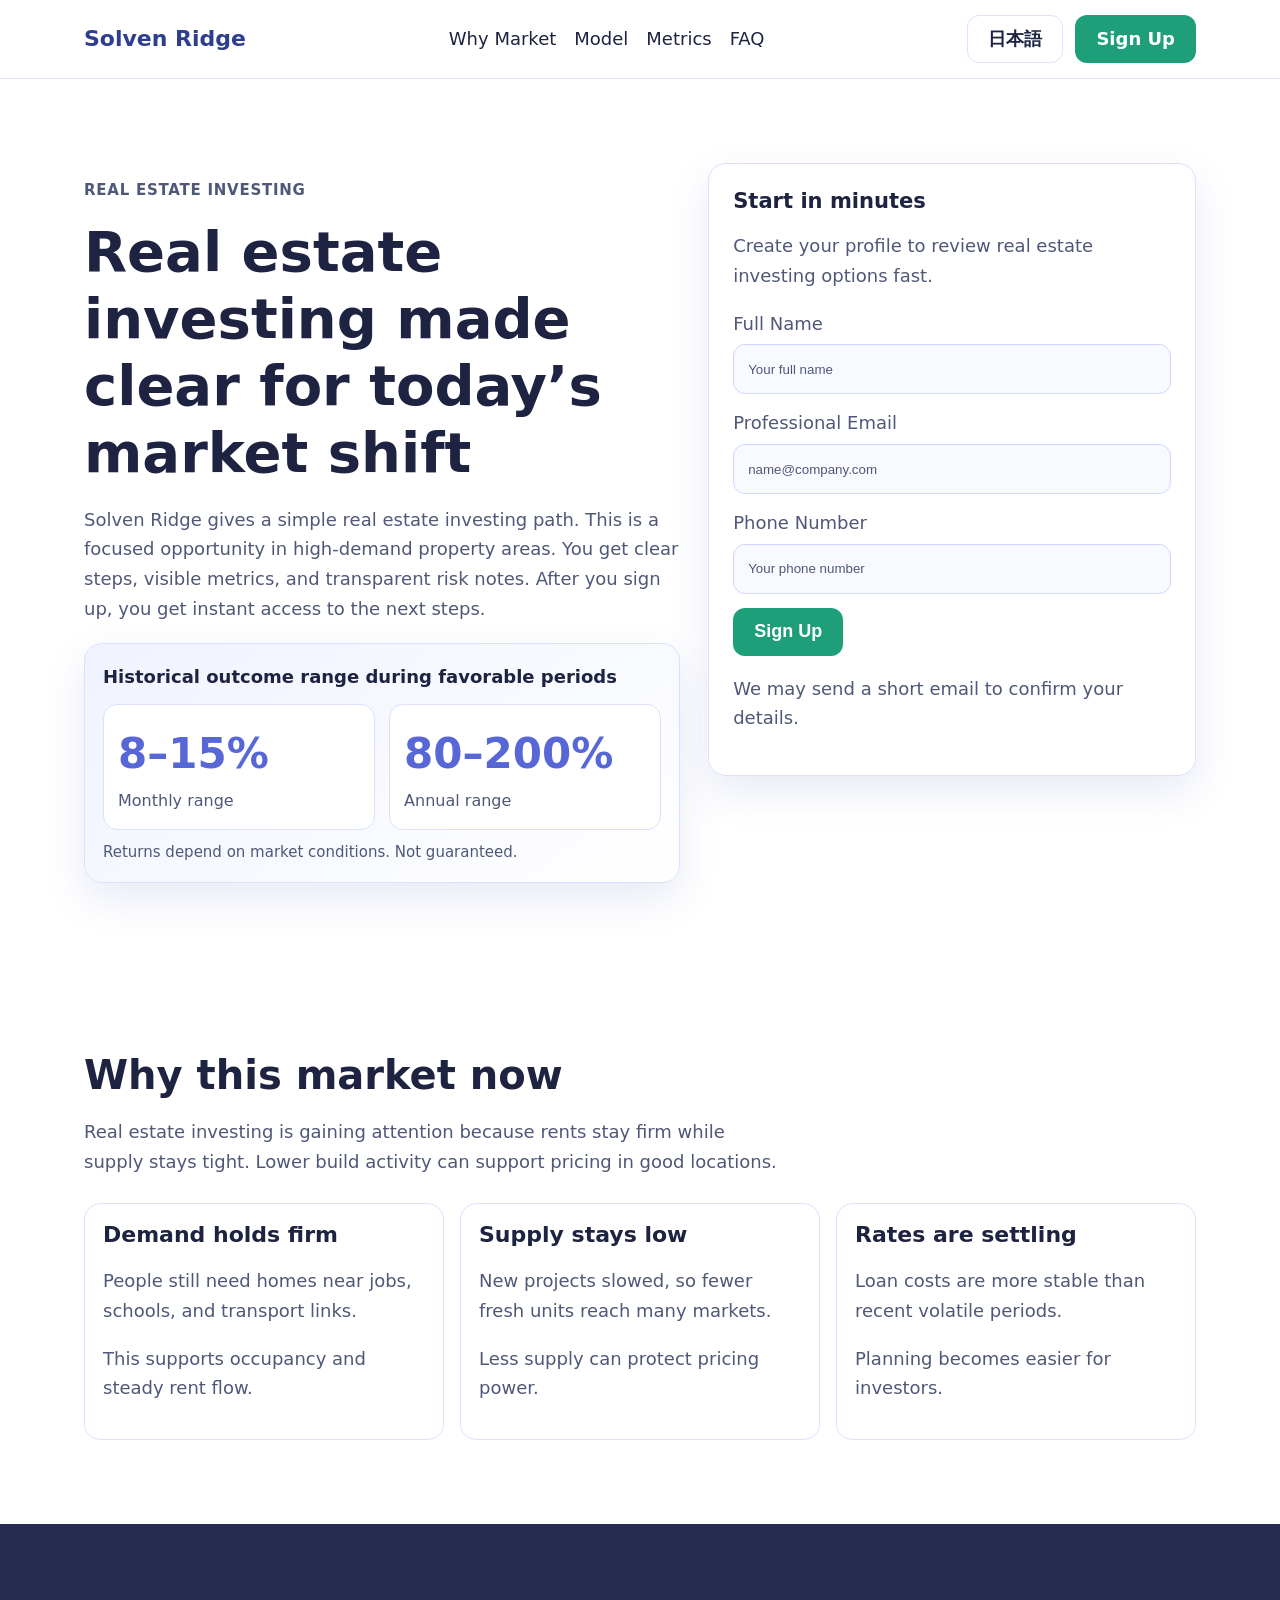
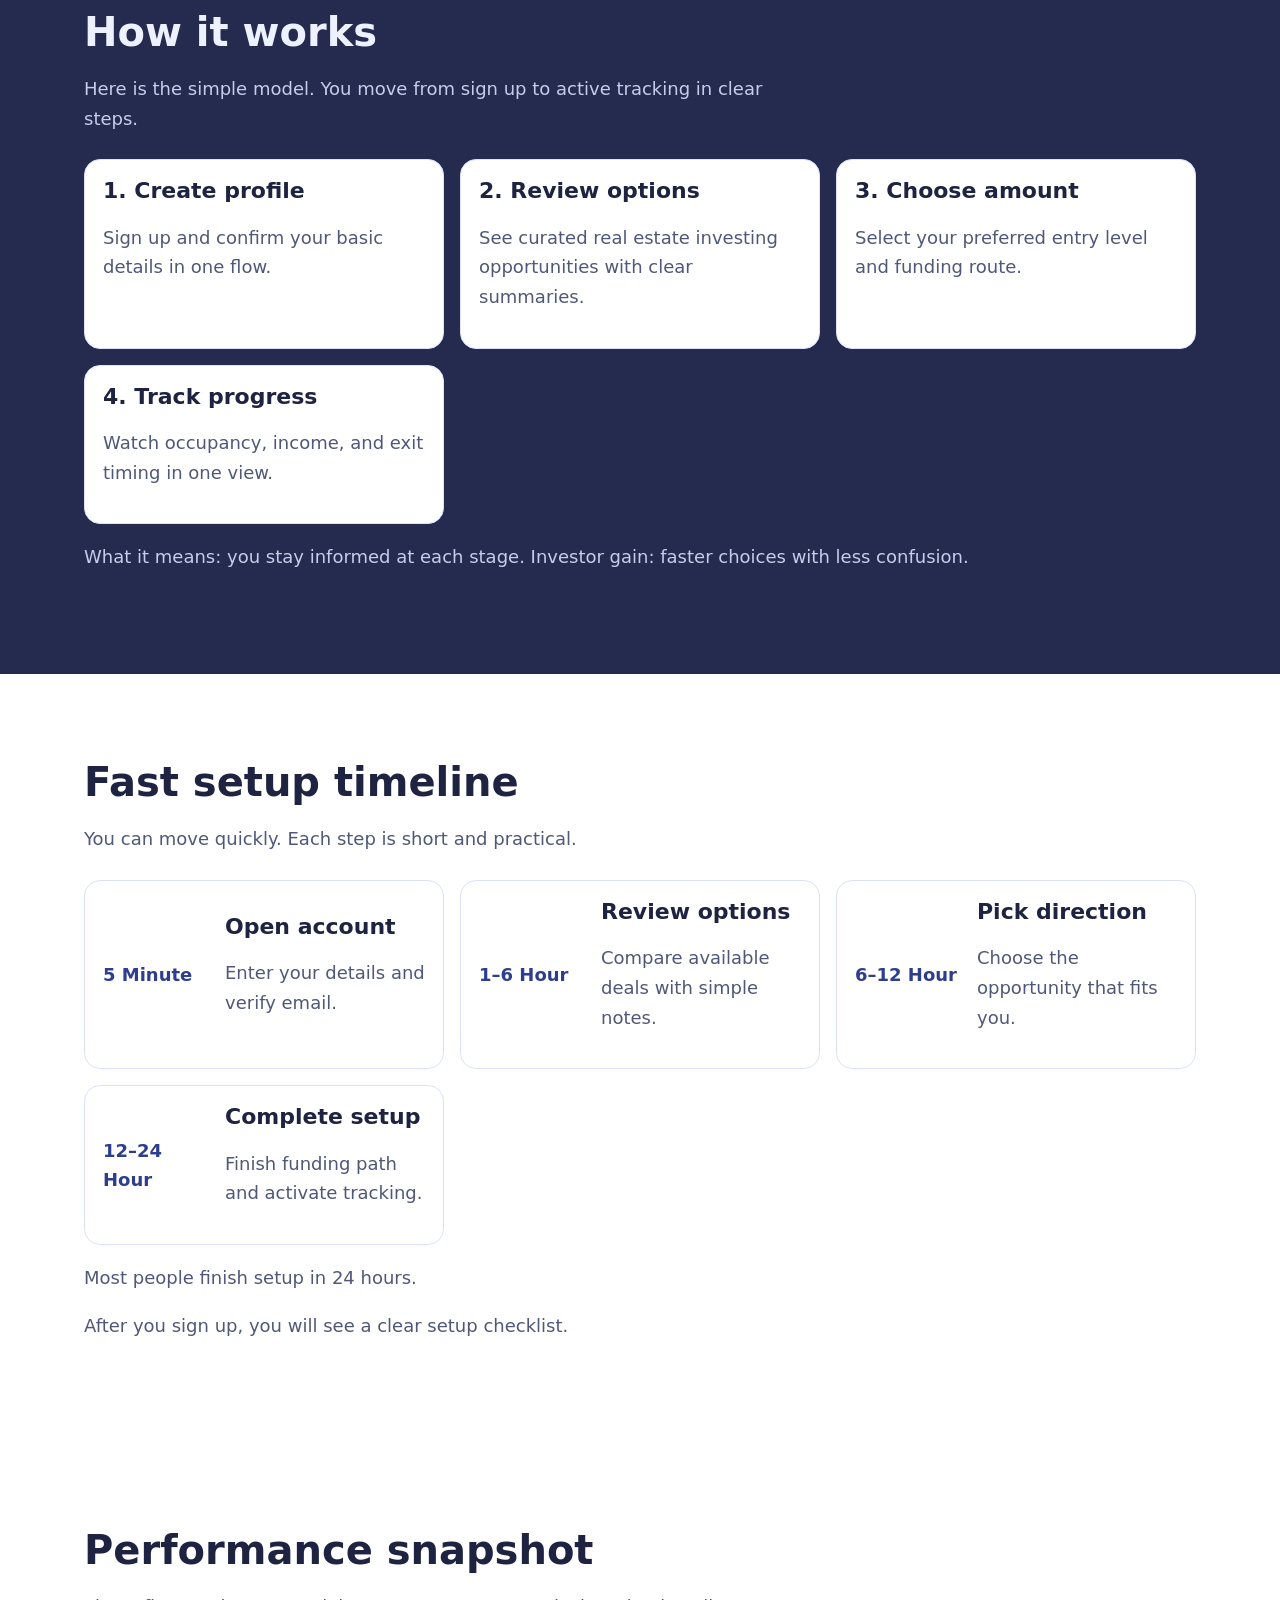
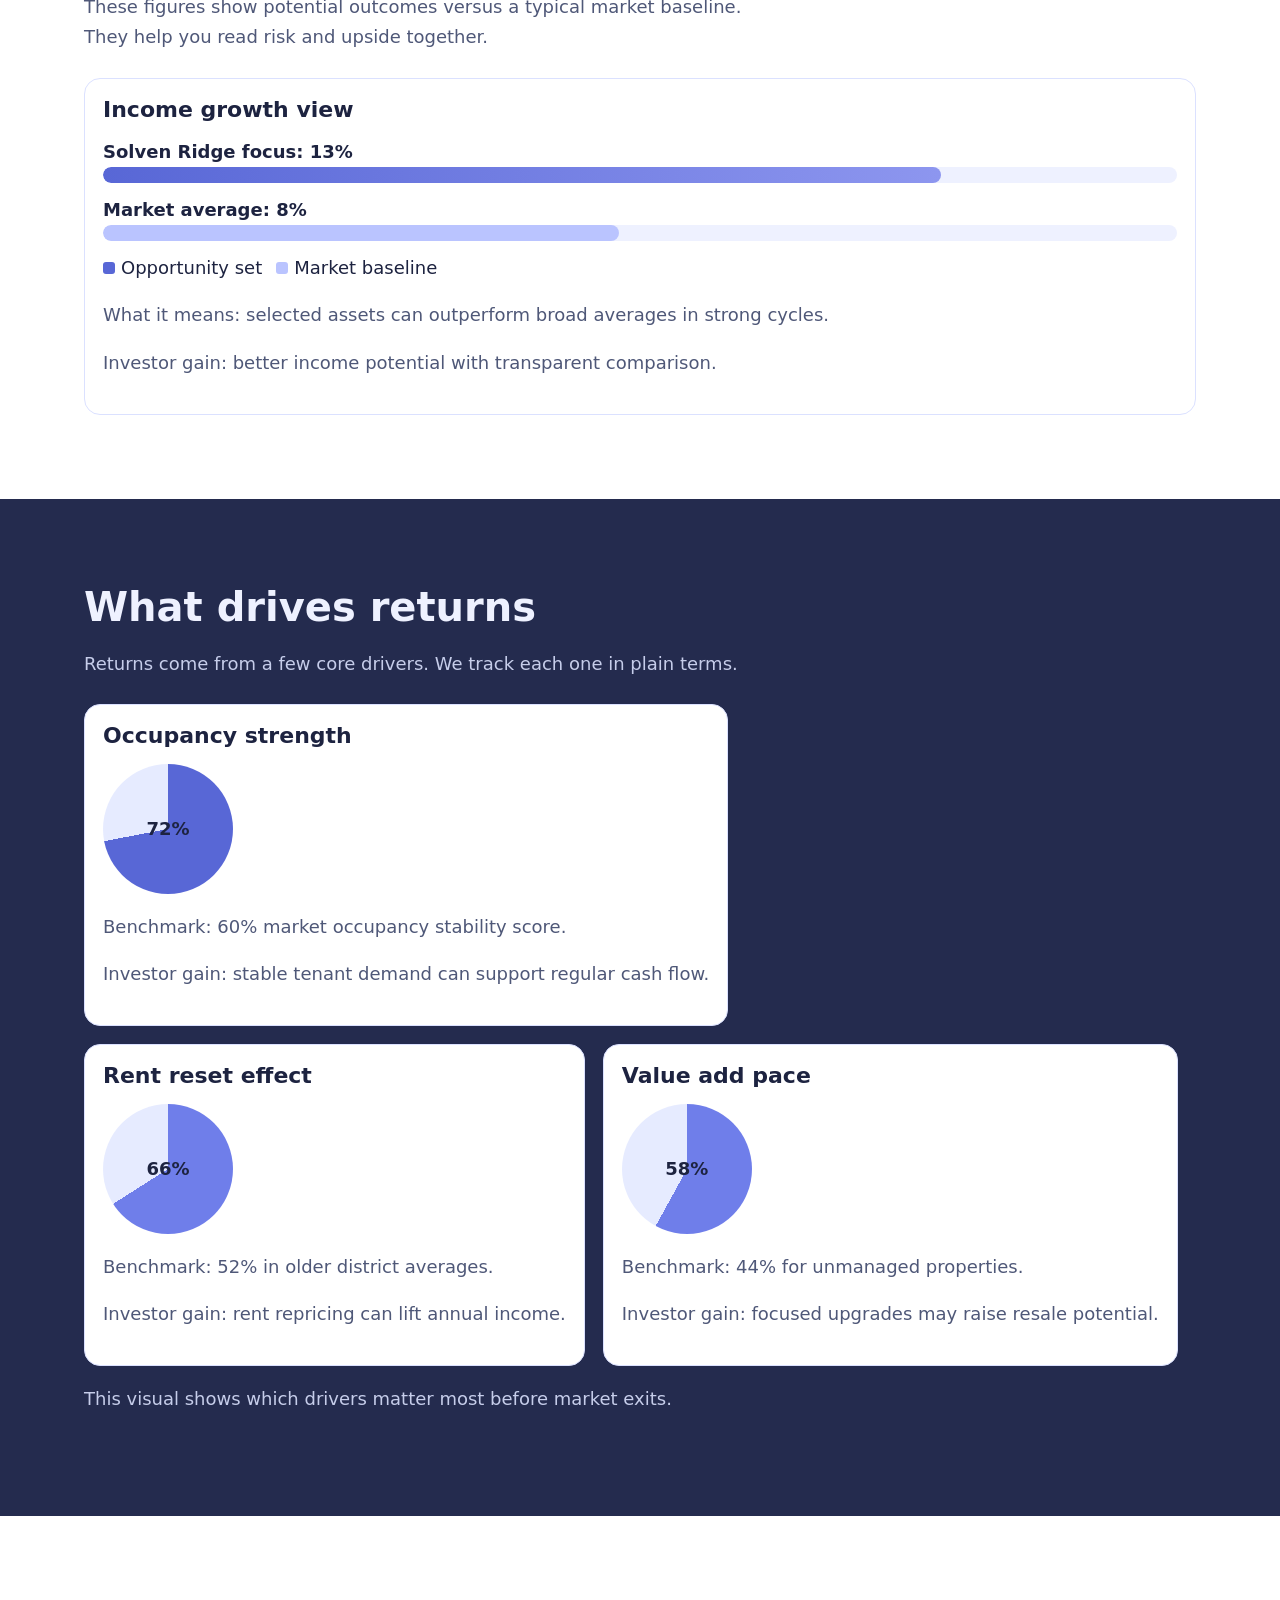
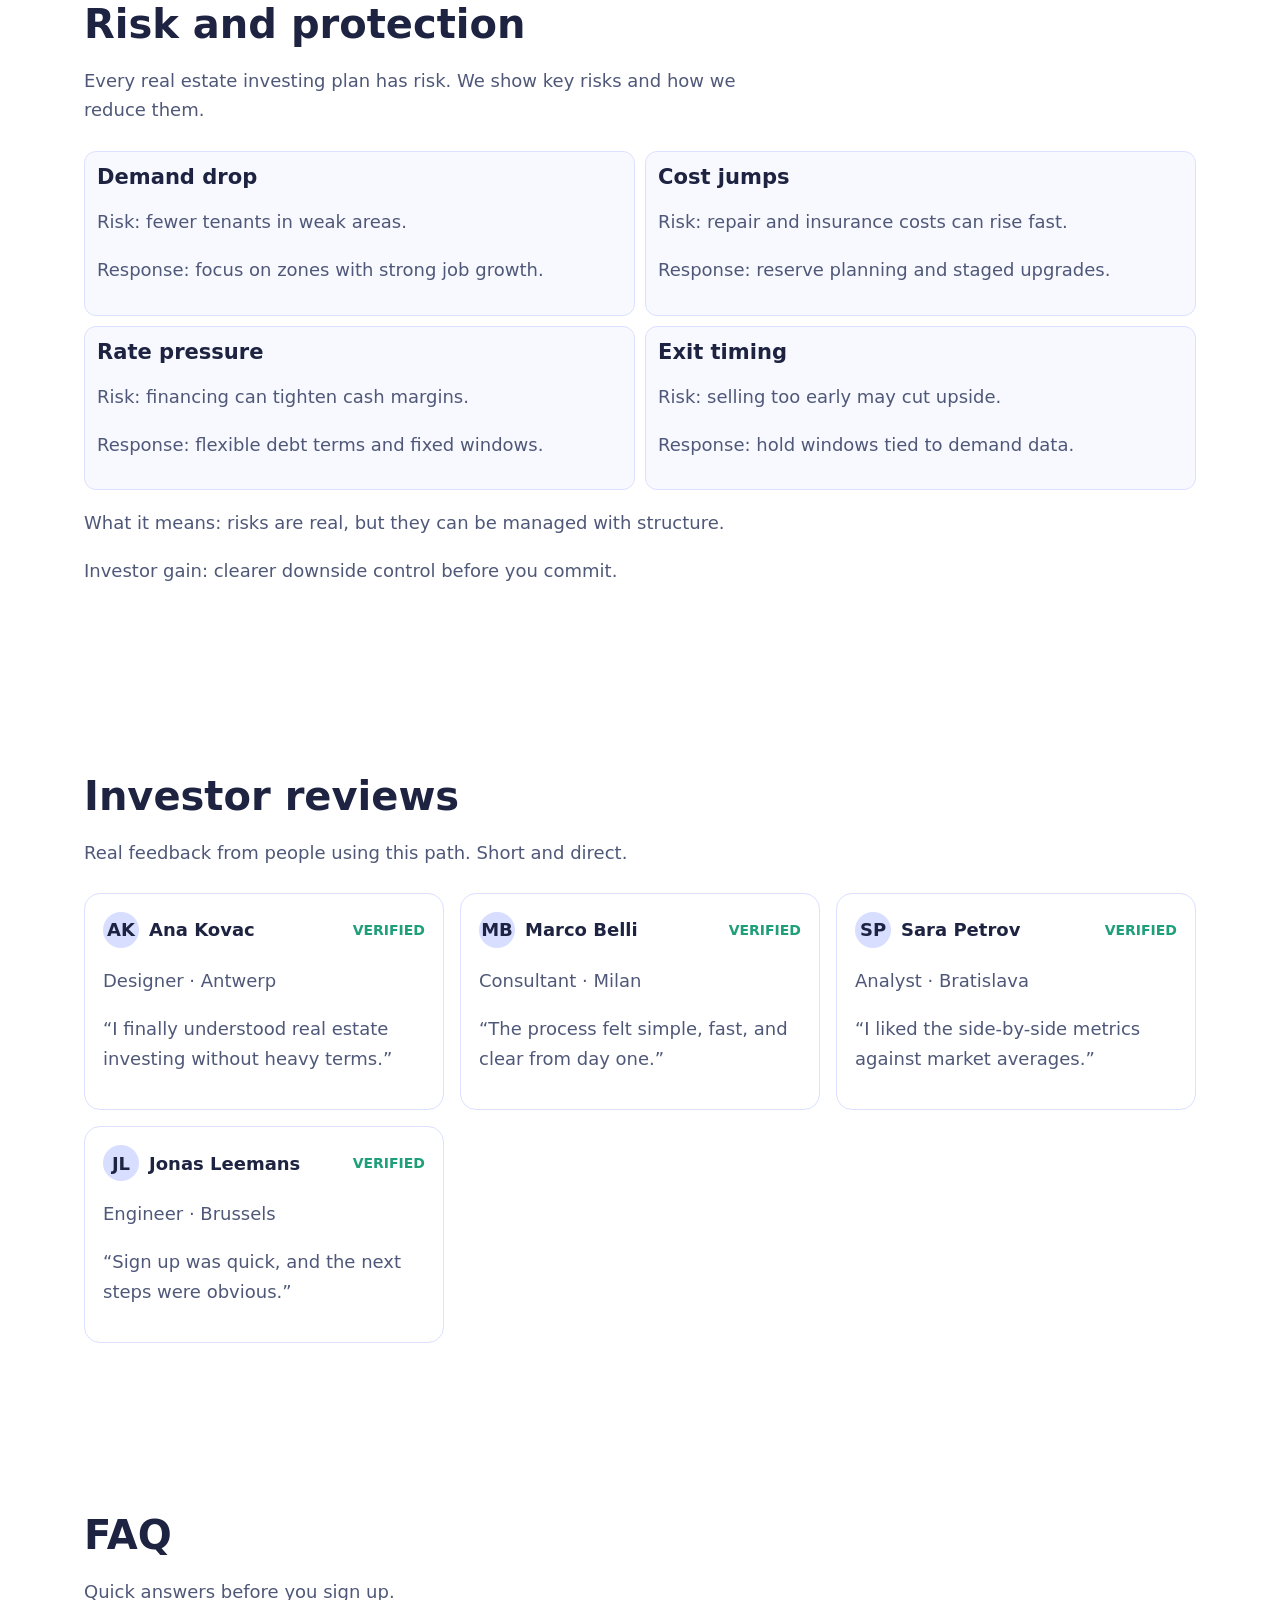
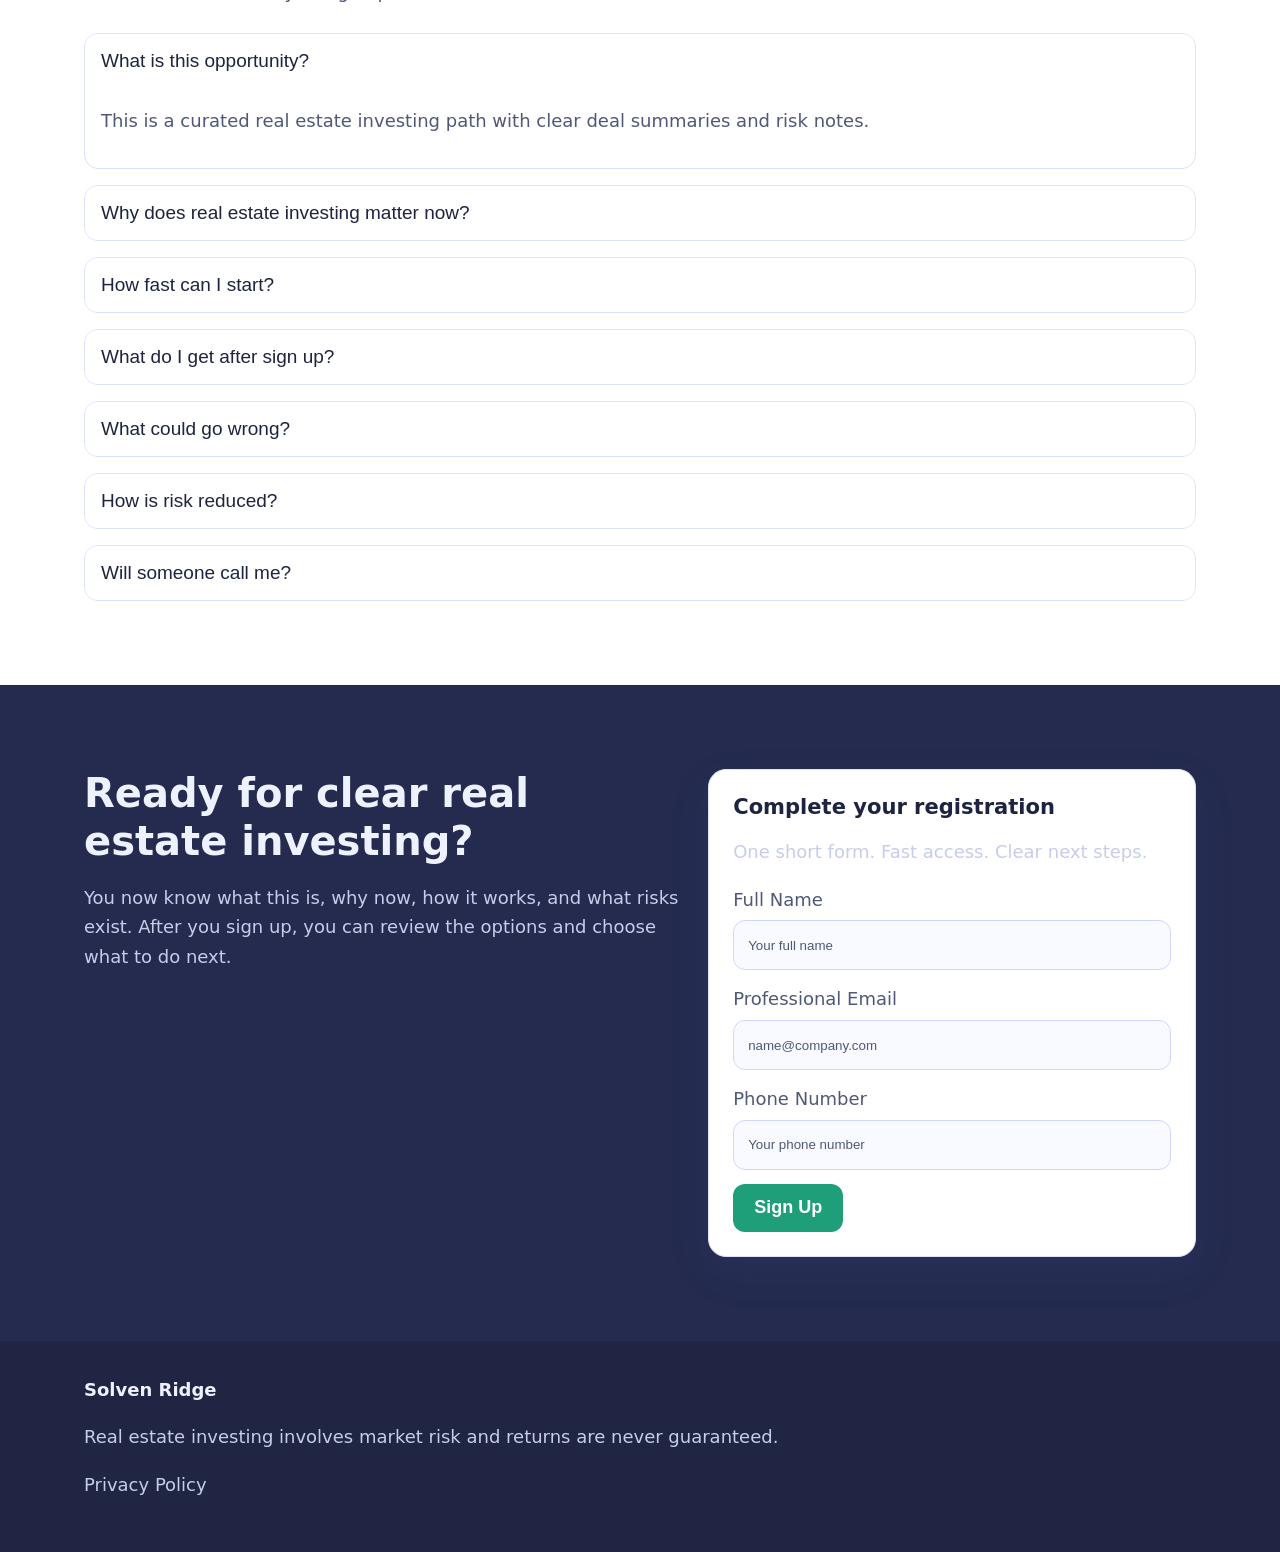
<file: jp/index.html>
<!doctype html>
<html lang="en">
<head>
  <meta charset="UTF-8" />
  <meta name="viewport" content="width=device-width, initial-scale=1" />
  <title>Solven Ridge | Real Estate Investing Opportunities | 日本語</title>
  <meta name="description" content="日本語 page with clear real estate investing opportunities, simple steps, and sign-up access." />
  <link rel="canonical" href="https://solvenridge.com/jp/index.html" />
  <link rel="alternate" hreflang="en" href="https://solvenridge.com/index.html" />
  <link rel="alternate" hreflang="de" href="https://solvenridge.com/de/index.html" />
  <link rel="alternate" hreflang="fr" href="https://solvenridge.com/fr/index.html" />
  <link rel="alternate" hreflang="es" href="https://solvenridge.com/es/index.html" />
  <link rel="alternate" hreflang="it" href="https://solvenridge.com/it/index.html" />
  <link rel="alternate" hreflang="tr" href="https://solvenridge.com/tr/index.html" />
  <link rel="alternate" hreflang="pt" href="https://solvenridge.com/pt/index.html" />
  <link rel="alternate" hreflang="ja" href="https://solvenridge.com/jp/index.html" />
  <link rel="alternate" hreflang="sk" href="https://solvenridge.com/sk/index.html" />
  <link rel="alternate" hreflang="nl-BE" href="https://solvenridge.com/be/index.html" />
  <meta property="og:title" content="Solven Ridge | Real Estate Investing" />
  <meta property="og:description" content="A premium, simple path to real estate investing opportunities." />
  <meta property="og:type" content="website" />
  <meta property="og:url" content="https://solvenridge.com/jp/index.html" />
  <meta property="og:image" content="https://solvenridge.com/assets/img/og.jpg" />
  <meta name="twitter:card" content="summary_large_image" />
  <meta name="twitter:title" content="Solven Ridge | Real Estate Investing" />
  <meta name="twitter:description" content="See the opportunity, process, risks, and next steps in plain English." />
  <link rel="stylesheet" href="../assets/style.css" />
</head>
<body>
  <header class="header">
    <div class="container header-inner">
      <a class="brand" href="#top">Solven Ridge</a>
      <nav class="nav-links" aria-label="Main">
        <a href="#market">Why Market</a><a href="#model">Model</a><a href="#metrics">Metrics</a><a href="#faq">FAQ</a>
      </nav>
      <div class="header-right">
        <div class="lang">
          <button class="lang-btn" data-lang-toggle aria-label="Select language">日本語</button>
          <div class="lang-menu" role="menu">
            <a href="../index.html"><img class="flag" loading="lazy" src="https://flagcdn.com/gb.svg" alt="GB"/>English</a>
            <a href="../de/index.html"><img class="flag" loading="lazy" src="https://flagcdn.com/de.svg" alt="DE"/>Deutsch</a>
            <a href="../fr/index.html"><img class="flag" loading="lazy" src="https://flagcdn.com/fr.svg" alt="FR"/>Français</a>
            <a href="../es/index.html"><img class="flag" loading="lazy" src="https://flagcdn.com/es.svg" alt="ES"/>Español</a>
            <a href="../it/index.html"><img class="flag" loading="lazy" src="https://flagcdn.com/it.svg" alt="IT"/>Italiano</a>
            <a href="../tr/index.html"><img class="flag" loading="lazy" src="https://flagcdn.com/tr.svg" alt="TR"/>Türkçe</a>
            <a href="../pt/index.html"><img class="flag" loading="lazy" src="https://flagcdn.com/pt.svg" alt="PT"/>Português</a>
            <a href="../jp/index.html"><img class="flag" loading="lazy" src="https://flagcdn.com/jp.svg" alt="JP"/>日本語</a>
            <a href="../sk/index.html"><img class="flag" loading="lazy" src="https://flagcdn.com/sk.svg" alt="SK"/>Slovak</a>
            <a href="../be/index.html"><img class="flag" loading="lazy" src="https://flagcdn.com/be.svg" alt="BE"/>Nederlands (BE)</a>
          </div>
        </div>
        <a class="btn btn-primary" href="#signup">Sign Up</a>
      </div>
      <button class="burger" data-open-drawer aria-label="Open menu">☰</button>
    </div>
  </header>

  <div class="drawer-backdrop" data-backdrop>
    <aside class="drawer" data-drawer>
      <div class="drawer-top"><strong>Menu</strong><button class="icon-btn" data-close-drawer aria-label="Close menu">✕</button></div>
      <nav>
        <a href="#market">Why Market</a><a href="#model">Model</a><a href="#process">Process</a><a href="#metrics">Metrics</a><a href="#faq">FAQ</a>
      </nav>
      <div class="lang">
        <button class="lang-btn" data-lang-toggle aria-label="Select language">日本語</button>
        <div class="lang-menu">
          <a href="../index.html"><img class="flag" loading="lazy" src="https://flagcdn.com/gb.svg" alt="GB"/>English</a>
          <a href="../de/index.html"><img class="flag" loading="lazy" src="https://flagcdn.com/de.svg" alt="DE"/>Deutsch</a>
          <a href="../fr/index.html"><img class="flag" loading="lazy" src="https://flagcdn.com/fr.svg" alt="FR"/>Français</a>
          <a href="../es/index.html"><img class="flag" loading="lazy" src="https://flagcdn.com/es.svg" alt="ES"/>Español</a>
          <a href="../it/index.html"><img class="flag" loading="lazy" src="https://flagcdn.com/it.svg" alt="IT"/>Italiano</a>
          <a href="../tr/index.html"><img class="flag" loading="lazy" src="https://flagcdn.com/tr.svg" alt="TR"/>Türkçe</a>
          <a href="../pt/index.html"><img class="flag" loading="lazy" src="https://flagcdn.com/pt.svg" alt="PT"/>Português</a>
          <a href="../jp/index.html"><img class="flag" loading="lazy" src="https://flagcdn.com/jp.svg" alt="JP"/>日本語</a>
          <a href="../sk/index.html"><img class="flag" loading="lazy" src="https://flagcdn.com/sk.svg" alt="SK"/>Slovak</a>
          <a href="../be/index.html"><img class="flag" loading="lazy" src="https://flagcdn.com/be.svg" alt="BE"/>Nederlands (BE)</a>
        </div>
      </div>
      <p><a class="btn btn-primary" href="#signup">Sign Up</a></p>
    </aside>
  </div>

  <main id="top">
    <section class="section light hero">
      <div class="container hero-grid">
        <div class="reveal">
          <p class="kicker">Real Estate Investing</p>
          <h1>Real estate investing made clear for today’s market shift</h1>
          <p>Solven Ridge gives a simple real estate investing path. This is a focused opportunity in high-demand property areas. You get clear steps, visible metrics, and transparent risk notes. After you sign up, you get instant access to the next steps.</p>
          <div class="performance-panel">
            <div class="perf-head">Historical outcome range during favorable periods</div>
            <div class="perf-grid">
              <div class="perf-item"><div class="perf-num">8–15%</div><div class="perf-label">Monthly range</div></div>
              <div class="perf-item"><div class="perf-num">80–200%</div><div class="perf-label">Annual range</div></div>
            </div>
            <div class="perf-note">Returns depend on market conditions. Not guaranteed.</div>
          </div>
        </div>
        <form class="form-card reveal" id="signup" aria-label="Sign up form">
          <h3>Start in minutes</h3>
          <p class="form-sub">Create your profile to review real estate investing options fast.</p>
          <label for="name1">Full Name</label><input id="name1" type="text" placeholder="Your full name" />
          <label for="email1">Professional Email</label><input id="email1" type="email" placeholder="name@company.com" />
          <label for="phone1">Phone Number</label><input id="phone1" type="tel" placeholder="Your phone number" />
          <button class="btn btn-primary" type="button">Sign Up</button>
          <p><small>We may send a short email to confirm your details.</small></p>
        </form>
      </div>
    </section>

    <section id="market" class="section light"><div class="container reveal"><h2>Why this market now</h2><p class="section-intro">Real estate investing is gaining attention because rents stay firm while supply stays tight. Lower build activity can support pricing in good locations.</p>
      <div class="grid-3">
        <article class="card"><h3>Demand holds firm</h3><p>People still need homes near jobs, schools, and transport links.</p><p class="muted">This supports occupancy and steady rent flow.</p></article>
        <article class="card"><h3>Supply stays low</h3><p>New projects slowed, so fewer fresh units reach many markets.</p><p class="muted">Less supply can protect pricing power.</p></article>
        <article class="card"><h3>Rates are settling</h3><p>Loan costs are more stable than recent volatile periods.</p><p class="muted">Planning becomes easier for investors.</p></article>
      </div></div></section>

    <section id="model" class="section dark"><div class="container reveal"><h2>How it works</h2><p class="section-intro">Here is the simple model. You move from sign up to active tracking in clear steps.</p>
      <div class="grid-2">
        <article class="card"><h3>1. Create profile</h3><p>Sign up and confirm your basic details in one flow.</p></article>
        <article class="card"><h3>2. Review options</h3><p>See curated real estate investing opportunities with clear summaries.</p></article>
        <article class="card"><h3>3. Choose amount</h3><p>Select your preferred entry level and funding route.</p></article>
        <article class="card"><h3>4. Track progress</h3><p>Watch occupancy, income, and exit timing in one view.</p></article>
      </div><p>What it means: you stay informed at each stage. Investor gain: faster choices with less confusion.</p></div></section>

    <section id="process" class="section light"><div class="container reveal"><h2>Fast setup timeline</h2><p class="section-intro">You can move quickly. Each step is short and practical.</p>
      <div class="grid-2">
        <article class="card process-step"><div class="time-tag">5 Minute</div><div><h3>Open account</h3><p>Enter your details and verify email.</p></div></article>
        <article class="card process-step"><div class="time-tag">1–6 Hour</div><div><h3>Review options</h3><p>Compare available deals with simple notes.</p></div></article>
        <article class="card process-step"><div class="time-tag">6–12 Hour</div><div><h3>Pick direction</h3><p>Choose the opportunity that fits you.</p></div></article>
        <article class="card process-step"><div class="time-tag">12–24 Hour</div><div><h3>Complete setup</h3><p>Finish funding path and activate tracking.</p></div></article>
      </div>
      <p>Most people finish setup in 24 hours.</p>
      <p>After you sign up, you will see a clear setup checklist.</p>
    </div></section>

    <section id="metrics" class="section light"><div class="container reveal"><h2>Performance snapshot</h2><p class="section-intro">These figures show potential outcomes versus a typical market baseline. They help you read risk and upside together.</p>
      <div class="card comp-bars">
        <h3>Income growth view</h3>
        <div class="row"><strong>Solven Ridge focus: 13%</strong><div class="bar-wrap"><div class="bar bar-a" style="width:78%"></div></div></div>
        <div class="row"><strong>Market average: 8%</strong><div class="bar-wrap"><div class="bar bar-b" style="width:48%"></div></div></div>
        <div class="legend"><span class="l1">Opportunity set</span><span class="l2">Market baseline</span></div>
        <p>What it means: selected assets can outperform broad averages in strong cycles.</p>
        <p>Investor gain: better income potential with transparent comparison.</p>
      </div>
    </div></section>

    <section id="insights" class="section dark"><div class="container reveal"><h2>What drives returns</h2><p class="section-intro">Returns come from a few core drivers. We track each one in plain terms.</p>
      <div class="ring-wrap">
        <article class="card"><h3>Occupancy strength</h3><div class="ring"><span>72%</span></div><p>Benchmark: 60% market occupancy stability score.</p><p>Investor gain: stable tenant demand can support regular cash flow.</p></article>
        <article class="card"><h3>Rent reset effect</h3><div class="ring" style="background:conic-gradient(#6f7eea 0 66%, #e6ebff 66%);"><span>66%</span></div><p>Benchmark: 52% in older district averages.</p><p>Investor gain: rent repricing can lift annual income.</p></article>
        <article class="card"><h3>Value add pace</h3><div class="ring" style="background:conic-gradient(#6f7eea 0 58%, #e6ebff 58%);"><span>58%</span></div><p>Benchmark: 44% for unmanaged properties.</p><p>Investor gain: focused upgrades may raise resale potential.</p></article>
      </div>
      <p>This visual shows which drivers matter most before market exits.</p>
    </div></section>

    <section id="risk" class="section light"><div class="container reveal"><h2>Risk and protection</h2><p class="section-intro">Every real estate investing plan has risk. We show key risks and how we reduce them.</p>
      <div class="matrix">
        <article class="cell"><h3>Demand drop</h3><p>Risk: fewer tenants in weak areas.</p><p>Response: focus on zones with strong job growth.</p></article>
        <article class="cell"><h3>Cost jumps</h3><p>Risk: repair and insurance costs can rise fast.</p><p>Response: reserve planning and staged upgrades.</p></article>
        <article class="cell"><h3>Rate pressure</h3><p>Risk: financing can tighten cash margins.</p><p>Response: flexible debt terms and fixed windows.</p></article>
        <article class="cell"><h3>Exit timing</h3><p>Risk: selling too early may cut upside.</p><p>Response: hold windows tied to demand data.</p></article>
      </div>
      <p>What it means: risks are real, but they can be managed with structure.</p>
      <p>Investor gain: clearer downside control before you commit.</p>
    </div></section>

    <section id="reviews" class="section light"><div class="container reveal"><h2>Investor reviews</h2><p class="section-intro">Real feedback from people using this path. Short and direct.</p>
      <div class="review-grid grid-2">
        <article class="card"><div class="review-head"><span class="avatar">AK</span><strong>Ana Kovac</strong><span class="verified">VERIFIED</span></div><p>Designer · Antwerp</p><p>“I finally understood real estate investing without heavy terms.”</p></article>
        <article class="card"><div class="review-head"><span class="avatar">MB</span><strong>Marco Belli</strong><span class="verified">VERIFIED</span></div><p>Consultant · Milan</p><p>“The process felt simple, fast, and clear from day one.”</p></article>
        <article class="card"><div class="review-head"><span class="avatar">SP</span><strong>Sara Petrov</strong><span class="verified">VERIFIED</span></div><p>Analyst · Bratislava</p><p>“I liked the side-by-side metrics against market averages.”</p></article>
        <article class="card"><div class="review-head"><span class="avatar">JL</span><strong>Jonas Leemans</strong><span class="verified">VERIFIED</span></div><p>Engineer · Brussels</p><p>“Sign up was quick, and the next steps were obvious.”</p></article>
      </div>
    </div></section>

    <section id="faq" class="section light"><div class="container reveal"><h2>FAQ</h2><p class="section-intro">Quick answers before you sign up.</p>
      <div class="faq-list">
        <article class="faq-item open"><button class="faq-q">What is this opportunity?</button><div class="faq-a"><p>This is a curated real estate investing path with clear deal summaries and risk notes.</p></div></article>
        <article class="faq-item"><button class="faq-q">Why does real estate investing matter now?</button><div class="faq-a"><p>Demand remains solid in key zones while supply growth is still limited.</p></div></article>
        <article class="faq-item"><button class="faq-q">How fast can I start?</button><div class="faq-a"><p>Most people complete setup within 24 hours using the guided checklist.</p></div></article>
        <article class="faq-item"><button class="faq-q">What do I get after sign up?</button><div class="faq-a"><p>You get instant access to next steps, options, and a simple setup flow.</p></div></article>
        <article class="faq-item"><button class="faq-q">What could go wrong?</button><div class="faq-a"><p>Market demand, rates, or costs can move against returns in some periods.</p></div></article>
        <article class="faq-item"><button class="faq-q">How is risk reduced?</button><div class="faq-a"><p>By selecting strong areas, managing reserves, and planning exit timing clearly.</p></div></article>
        <article class="faq-item"><button class="faq-q">Will someone call me?</button><div class="faq-a"><p>No calls are required. We may send a short email to confirm details.</p></div></article>
      </div>
    </div></section>

    <section class="section dark"><div class="container hero-grid reveal"><div><h2>Ready for clear real estate investing?</h2><p>You now know what this is, why now, how it works, and what risks exist. After you sign up, you can review the options and choose what to do next.</p></div>
      <form class="form-card" aria-label="Final sign up form">
        <h3 class="form-title">Complete your registration</h3><p class="form-sub">One short form. Fast access. Clear next steps.</p>
        <label for="name2">Full Name</label><input id="name2" type="text" placeholder="Your full name" />
        <label for="email2">Professional Email</label><input id="email2" type="email" placeholder="name@company.com" />
        <label for="phone2">Phone Number</label><input id="phone2" type="tel" placeholder="Your phone number" />
        <button class="btn btn-primary" type="button">Sign Up</button>
      </form>
    </div></section>
  </main>

  <footer class="footer"><div class="container"><strong>Solven Ridge</strong><p>Real estate investing involves market risk and returns are never guaranteed.</p><p><a href="#" data-open-privacy>Privacy Policy</a></p></div></footer>

  <div class="modal-backdrop" data-modal>
    <section class="modal" role="dialog" aria-modal="true" aria-label="Privacy Policy">
      <div class="modal-head"><strong>Privacy Policy</strong><button class="icon-btn" data-close-privacy aria-label="Close privacy policy">✕</button></div>
      <div class="modal-body">
        <h3>Introduction</h3><p>We explain clearly how your personal data is handled across this website.</p>
        <h3>Data collection</h3><p>We collect full name, professional email, and phone number from form submissions.</p>
        <h3>Legal basis</h3><p>Processing is based on your consent and our need to provide requested access.</p>
        <h3>Cookies</h3><p>Basic cookies support site function, language dropdown behavior, and security controls.</p>
        <h3>Retention</h3><p>We keep data only as long as needed for account setup and legal obligations.</p>
        <h3>Third-party sharing</h3><p>We may share data with trusted service providers that help operate this site.</p>
        <h3>Security</h3><p>We use access controls, encryption practices, and monitoring to protect your data.</p>
        <h3>User rights</h3><p>You can request access, correction, deletion, or export of your personal data.</p>
        <h3>International transfers</h3><p>Some providers process data outside your country under approved safeguards.</p>
        <h3>Industry risk disclosure</h3><p>Investment information can change quickly, and outcomes may differ from past cycles.</p>
        <h3>Contact</h3><p>For privacy questions, email privacy@solvenridge.com.</p>
      </div>
      <div class="modal-foot"><button class="btn" data-close-privacy>Close</button></div>
    </section>
  </div>

  <script type="application/ld+json">{"@context":"https://schema.org","@graph":[{"@type":"Organization","name":"Solven Ridge","url":"https://solvenridge.com"},{"@type":"WebSite","name":"Solven Ridge","url":"https://solvenridge.com/jp/index.html"},{"@type":"FAQPage","mainEntity":[{"@type":"Question","name":"What is this opportunity?","acceptedAnswer":{"@type":"Answer","text":"A curated real estate investing path with clear risk notes."}},{"@type":"Question","name":"How fast can I start?","acceptedAnswer":{"@type":"Answer","text":"Most people complete setup in 24 hours."}}]},{"@type":"Review","author":{"@type":"Person","name":"Ana Kovac"},"reviewRating":{"@type":"Rating","ratingValue":"5"},"reviewBody":"I finally understood real estate investing without heavy terms."}]}</script>
  <script defer src="../assets/app.js"></script>
</body>
</html>
</file>
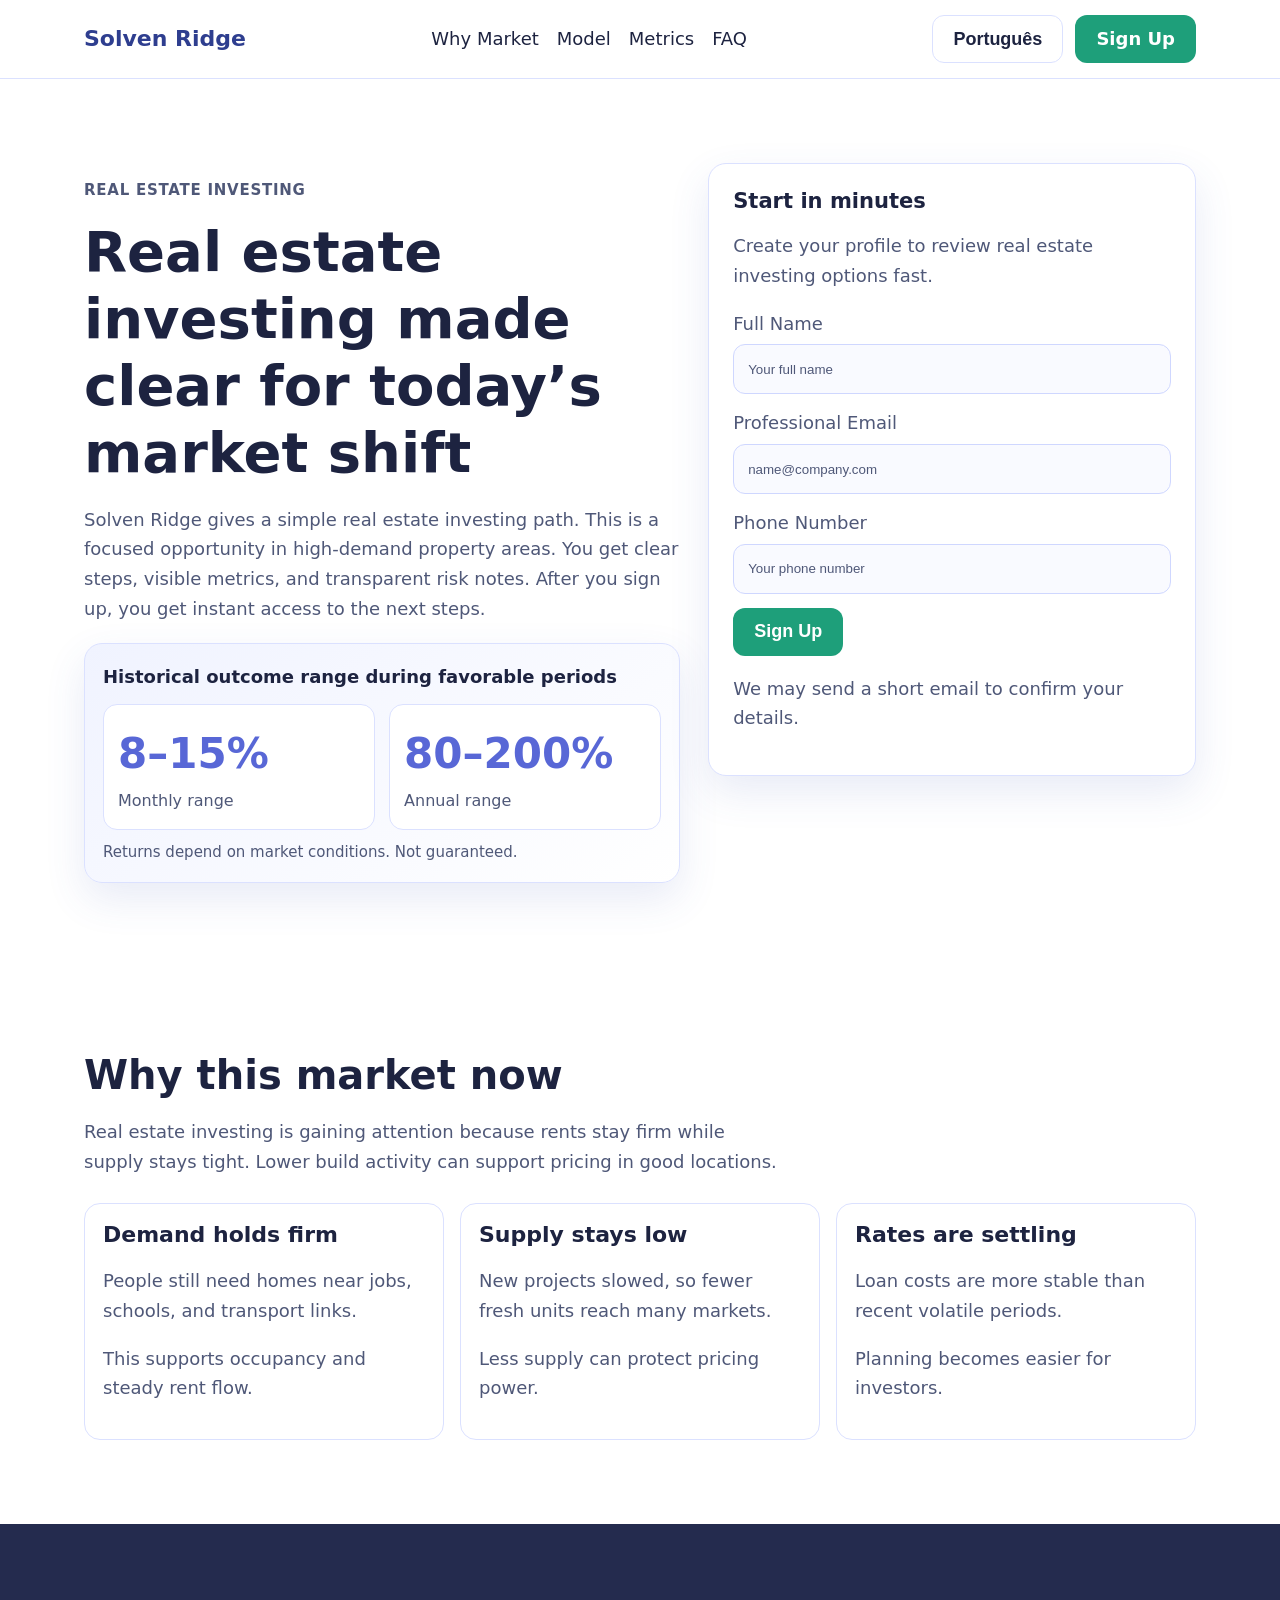
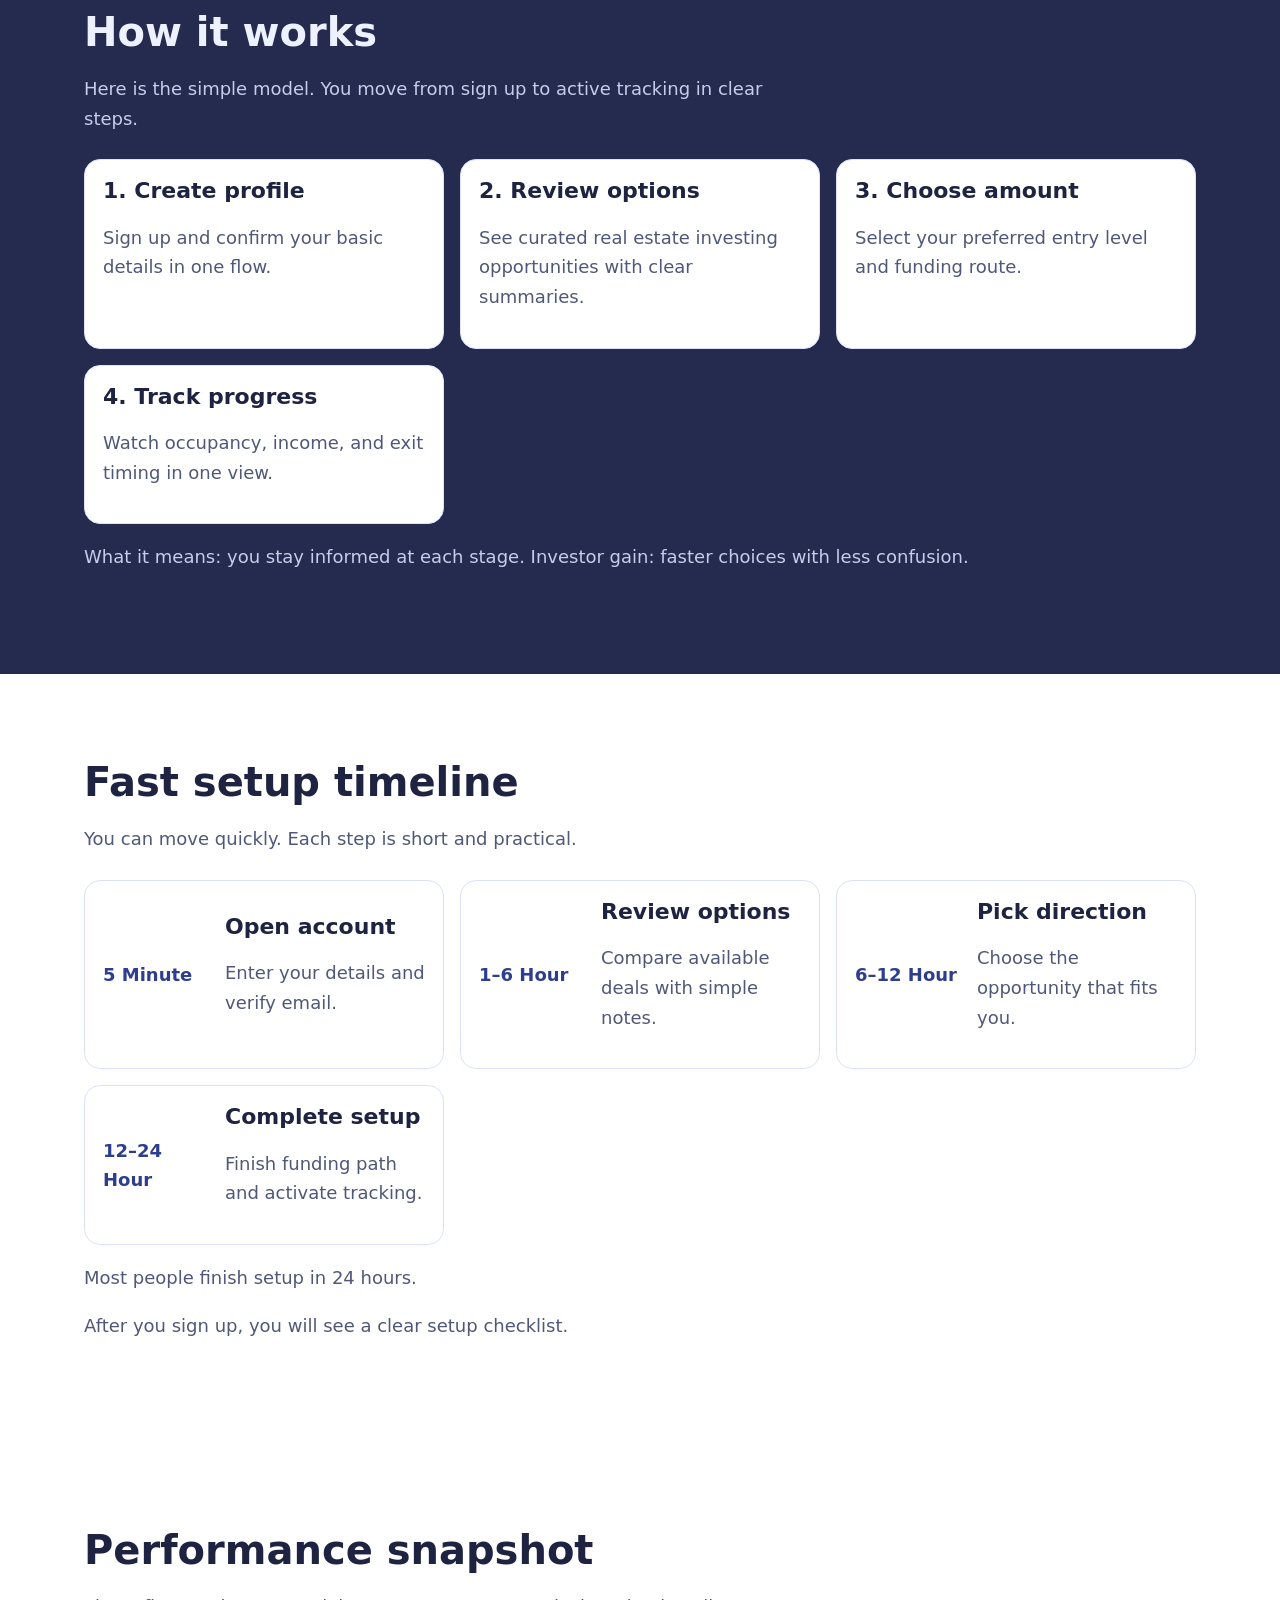
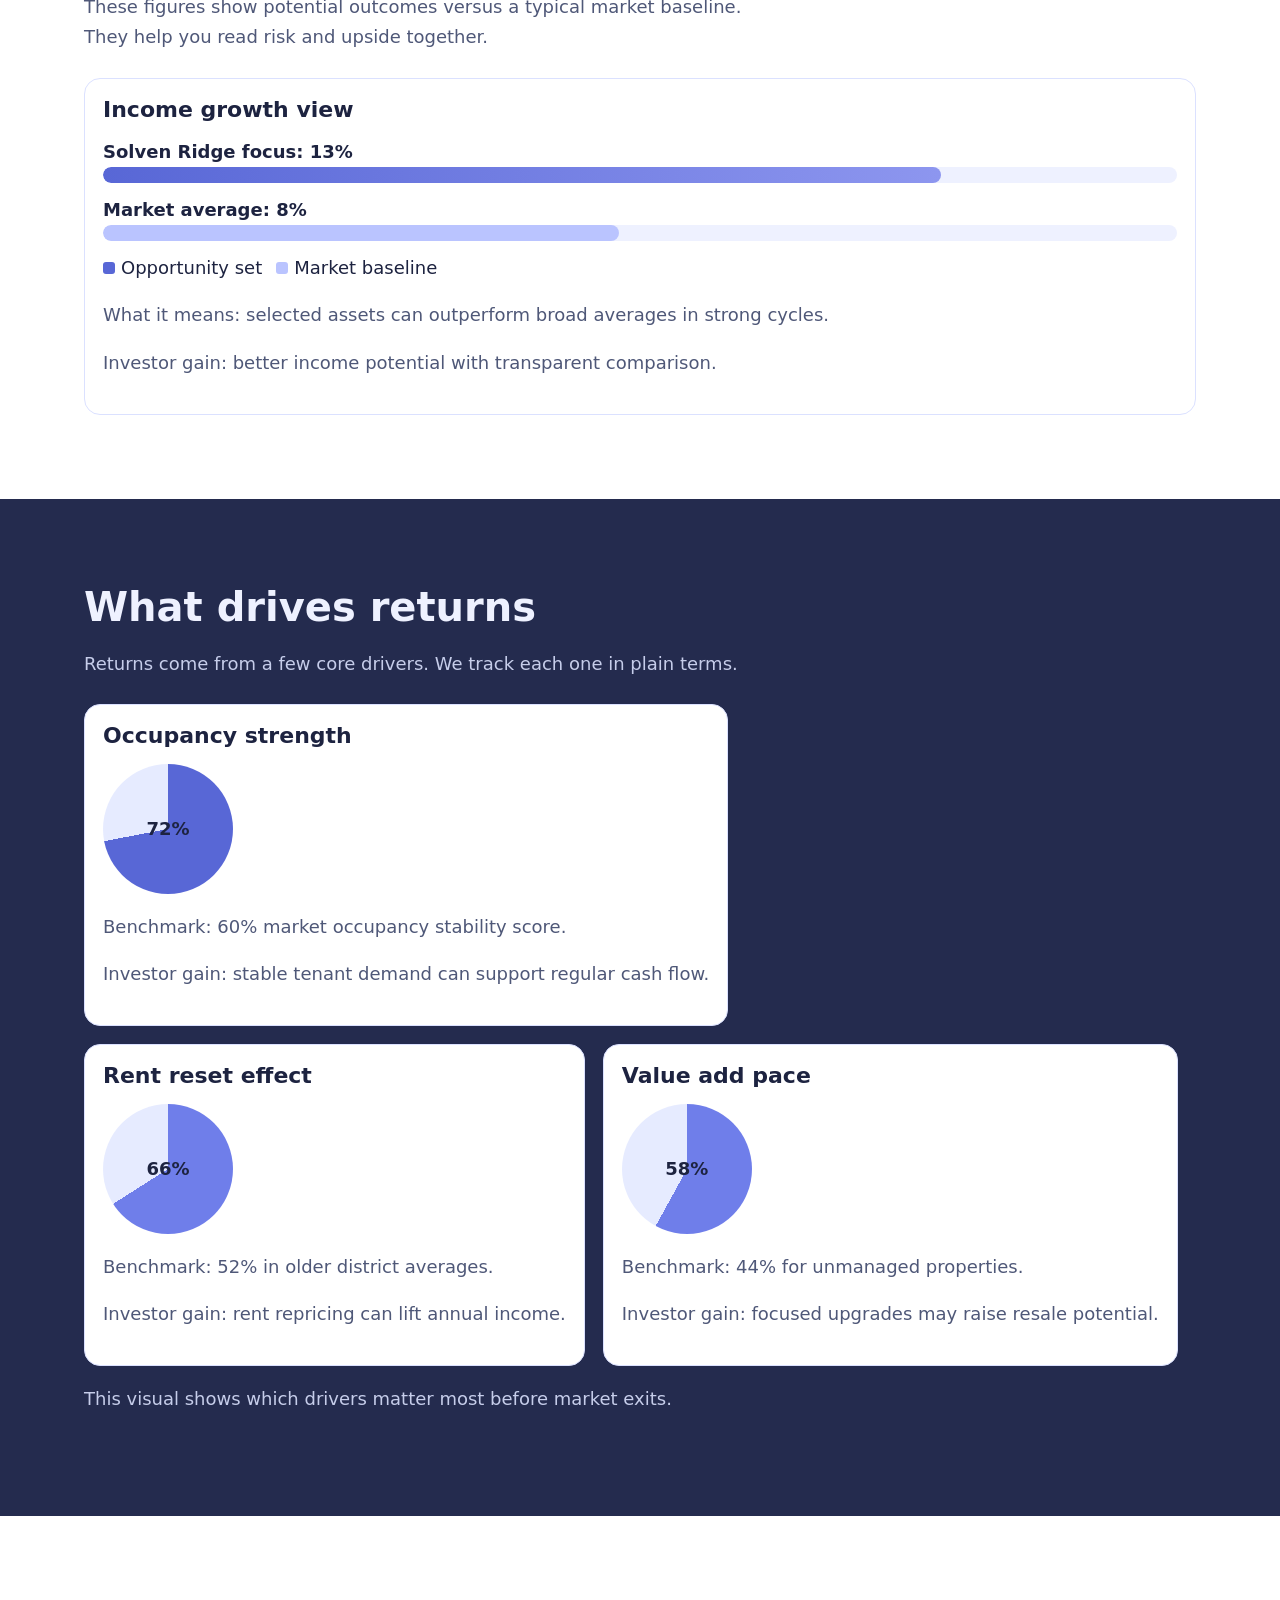
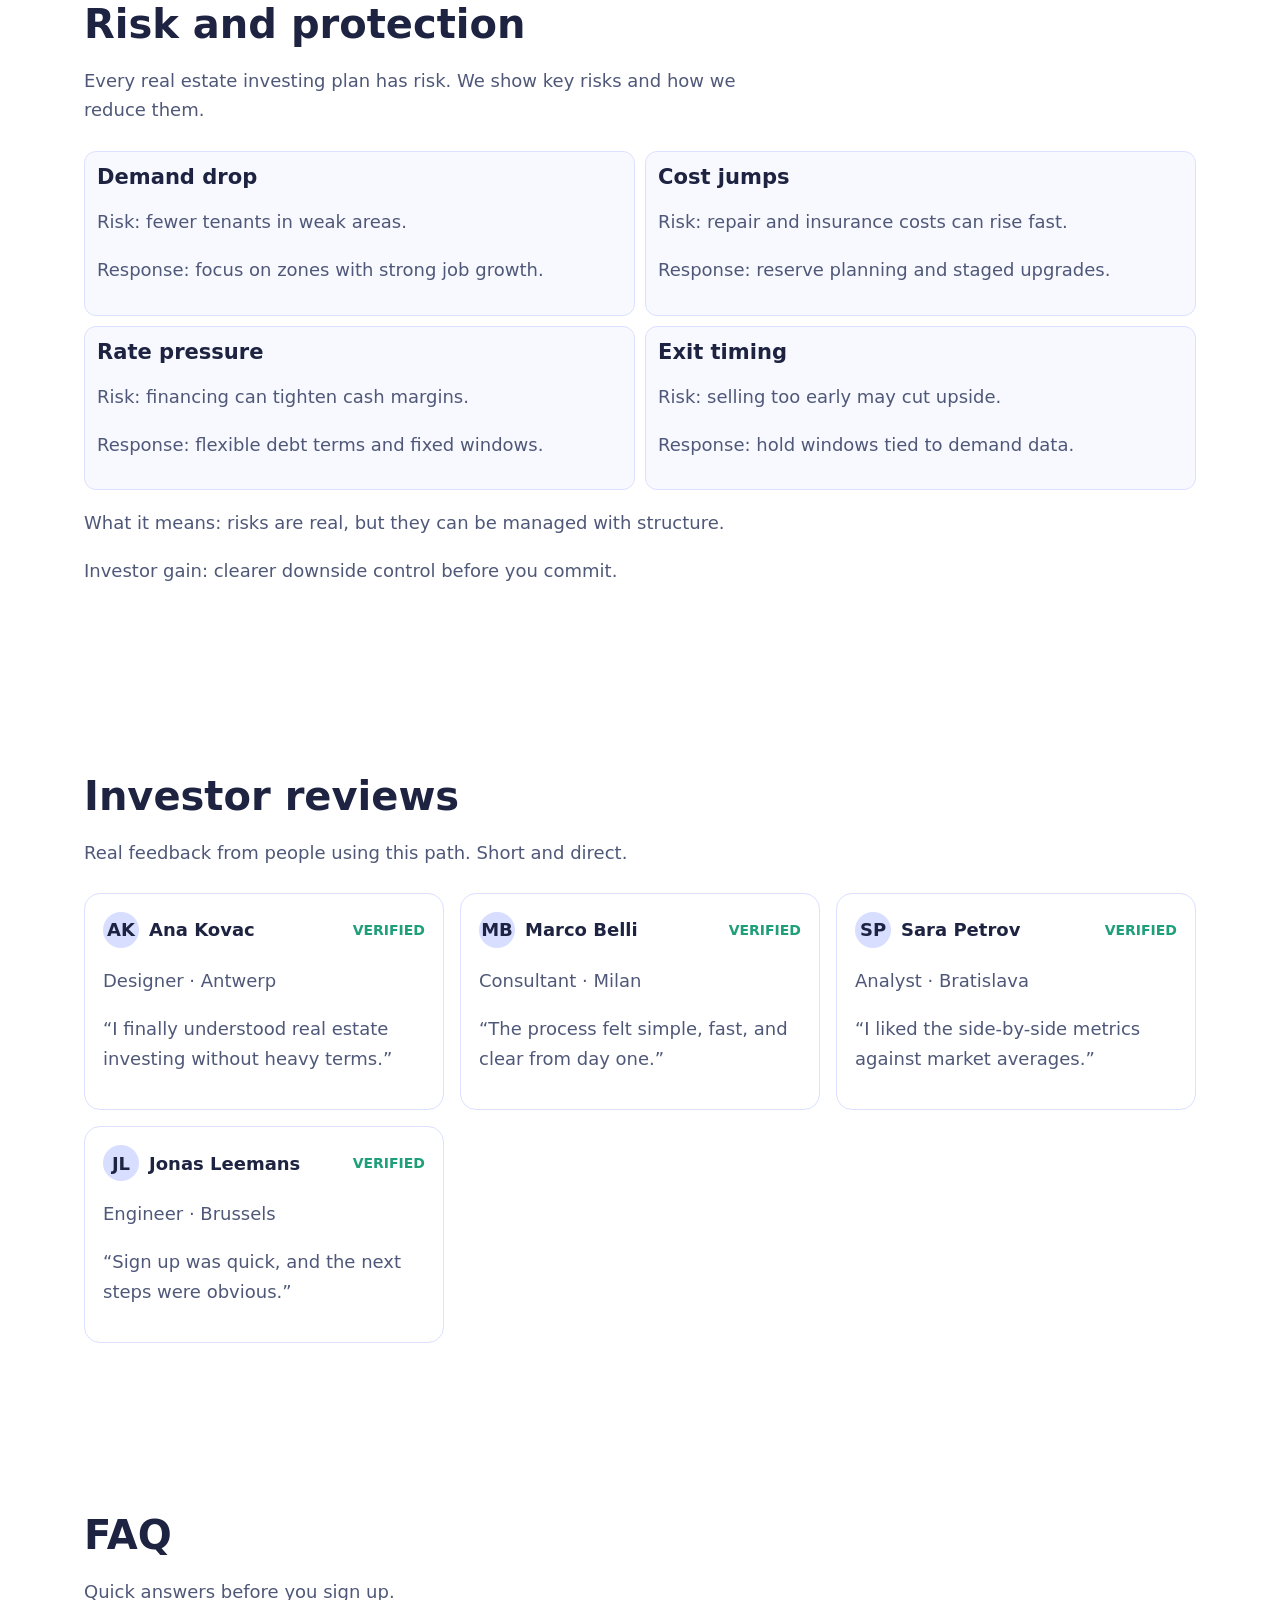
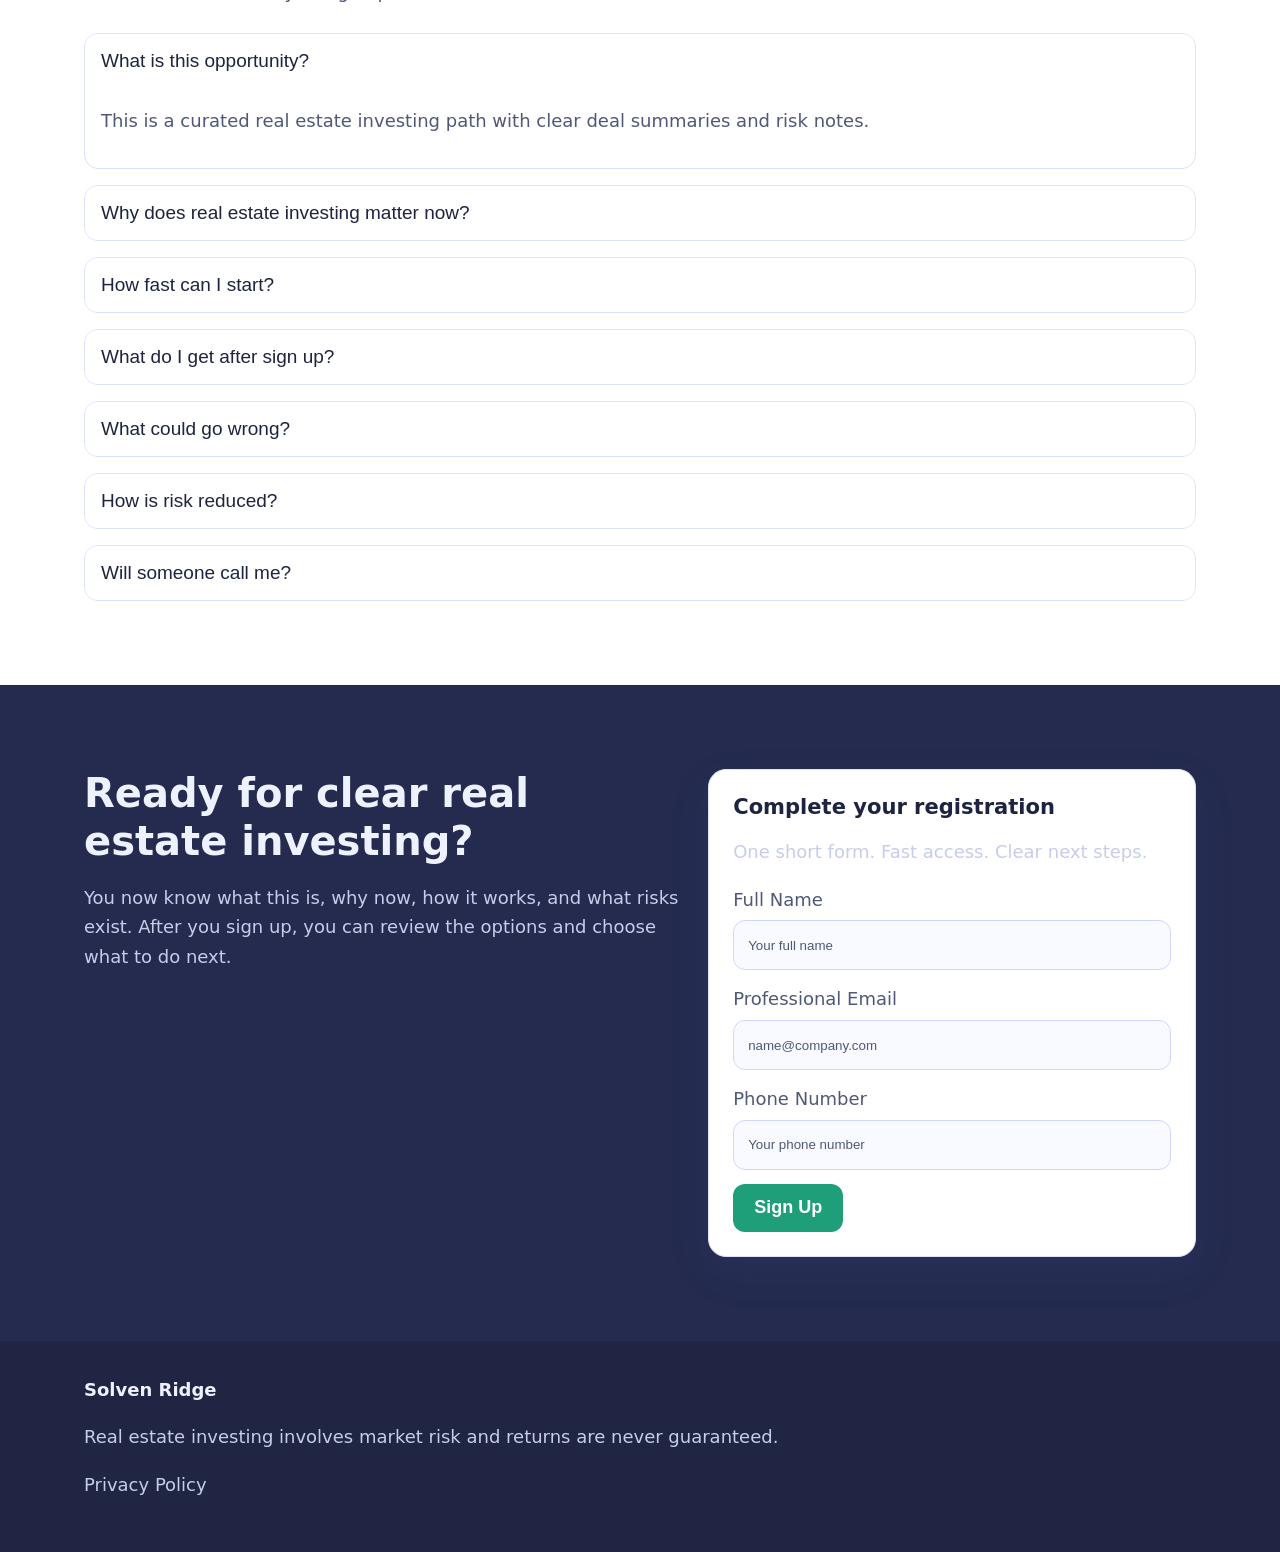
<file: pt/index.html>
<!doctype html>
<html lang="en">
<head>
  <meta charset="UTF-8" />
  <meta name="viewport" content="width=device-width, initial-scale=1" />
  <title>Solven Ridge | Real Estate Investing Opportunities | Português</title>
  <meta name="description" content="Português page with clear real estate investing opportunities, simple steps, and sign-up access." />
  <link rel="canonical" href="https://solvenridge.com/pt/index.html" />
  <link rel="alternate" hreflang="en" href="https://solvenridge.com/index.html" />
  <link rel="alternate" hreflang="de" href="https://solvenridge.com/de/index.html" />
  <link rel="alternate" hreflang="fr" href="https://solvenridge.com/fr/index.html" />
  <link rel="alternate" hreflang="es" href="https://solvenridge.com/es/index.html" />
  <link rel="alternate" hreflang="it" href="https://solvenridge.com/it/index.html" />
  <link rel="alternate" hreflang="tr" href="https://solvenridge.com/tr/index.html" />
  <link rel="alternate" hreflang="pt" href="https://solvenridge.com/pt/index.html" />
  <link rel="alternate" hreflang="ja" href="https://solvenridge.com/jp/index.html" />
  <link rel="alternate" hreflang="sk" href="https://solvenridge.com/sk/index.html" />
  <link rel="alternate" hreflang="nl-BE" href="https://solvenridge.com/be/index.html" />
  <meta property="og:title" content="Solven Ridge | Real Estate Investing" />
  <meta property="og:description" content="A premium, simple path to real estate investing opportunities." />
  <meta property="og:type" content="website" />
  <meta property="og:url" content="https://solvenridge.com/pt/index.html" />
  <meta property="og:image" content="https://solvenridge.com/assets/img/og.jpg" />
  <meta name="twitter:card" content="summary_large_image" />
  <meta name="twitter:title" content="Solven Ridge | Real Estate Investing" />
  <meta name="twitter:description" content="See the opportunity, process, risks, and next steps in plain English." />
  <link rel="stylesheet" href="../assets/style.css" />
</head>
<body>
  <header class="header">
    <div class="container header-inner">
      <a class="brand" href="#top">Solven Ridge</a>
      <nav class="nav-links" aria-label="Main">
        <a href="#market">Why Market</a><a href="#model">Model</a><a href="#metrics">Metrics</a><a href="#faq">FAQ</a>
      </nav>
      <div class="header-right">
        <div class="lang">
          <button class="lang-btn" data-lang-toggle aria-label="Select language">Português</button>
          <div class="lang-menu" role="menu">
            <a href="../index.html"><img class="flag" loading="lazy" src="https://flagcdn.com/gb.svg" alt="GB"/>English</a>
            <a href="../de/index.html"><img class="flag" loading="lazy" src="https://flagcdn.com/de.svg" alt="DE"/>Deutsch</a>
            <a href="../fr/index.html"><img class="flag" loading="lazy" src="https://flagcdn.com/fr.svg" alt="FR"/>Français</a>
            <a href="../es/index.html"><img class="flag" loading="lazy" src="https://flagcdn.com/es.svg" alt="ES"/>Español</a>
            <a href="../it/index.html"><img class="flag" loading="lazy" src="https://flagcdn.com/it.svg" alt="IT"/>Italiano</a>
            <a href="../tr/index.html"><img class="flag" loading="lazy" src="https://flagcdn.com/tr.svg" alt="TR"/>Türkçe</a>
            <a href="../pt/index.html"><img class="flag" loading="lazy" src="https://flagcdn.com/pt.svg" alt="PT"/>Português</a>
            <a href="../jp/index.html"><img class="flag" loading="lazy" src="https://flagcdn.com/jp.svg" alt="JP"/>日本語</a>
            <a href="../sk/index.html"><img class="flag" loading="lazy" src="https://flagcdn.com/sk.svg" alt="SK"/>Slovak</a>
            <a href="../be/index.html"><img class="flag" loading="lazy" src="https://flagcdn.com/be.svg" alt="BE"/>Nederlands (BE)</a>
          </div>
        </div>
        <a class="btn btn-primary" href="#signup">Sign Up</a>
      </div>
      <button class="burger" data-open-drawer aria-label="Open menu">☰</button>
    </div>
  </header>

  <div class="drawer-backdrop" data-backdrop>
    <aside class="drawer" data-drawer>
      <div class="drawer-top"><strong>Menu</strong><button class="icon-btn" data-close-drawer aria-label="Close menu">✕</button></div>
      <nav>
        <a href="#market">Why Market</a><a href="#model">Model</a><a href="#process">Process</a><a href="#metrics">Metrics</a><a href="#faq">FAQ</a>
      </nav>
      <div class="lang">
        <button class="lang-btn" data-lang-toggle aria-label="Select language">Português</button>
        <div class="lang-menu">
          <a href="../index.html"><img class="flag" loading="lazy" src="https://flagcdn.com/gb.svg" alt="GB"/>English</a>
          <a href="../de/index.html"><img class="flag" loading="lazy" src="https://flagcdn.com/de.svg" alt="DE"/>Deutsch</a>
          <a href="../fr/index.html"><img class="flag" loading="lazy" src="https://flagcdn.com/fr.svg" alt="FR"/>Français</a>
          <a href="../es/index.html"><img class="flag" loading="lazy" src="https://flagcdn.com/es.svg" alt="ES"/>Español</a>
          <a href="../it/index.html"><img class="flag" loading="lazy" src="https://flagcdn.com/it.svg" alt="IT"/>Italiano</a>
          <a href="../tr/index.html"><img class="flag" loading="lazy" src="https://flagcdn.com/tr.svg" alt="TR"/>Türkçe</a>
          <a href="../pt/index.html"><img class="flag" loading="lazy" src="https://flagcdn.com/pt.svg" alt="PT"/>Português</a>
          <a href="../jp/index.html"><img class="flag" loading="lazy" src="https://flagcdn.com/jp.svg" alt="JP"/>日本語</a>
          <a href="../sk/index.html"><img class="flag" loading="lazy" src="https://flagcdn.com/sk.svg" alt="SK"/>Slovak</a>
          <a href="../be/index.html"><img class="flag" loading="lazy" src="https://flagcdn.com/be.svg" alt="BE"/>Nederlands (BE)</a>
        </div>
      </div>
      <p><a class="btn btn-primary" href="#signup">Sign Up</a></p>
    </aside>
  </div>

  <main id="top">
    <section class="section light hero">
      <div class="container hero-grid">
        <div class="reveal">
          <p class="kicker">Real Estate Investing</p>
          <h1>Real estate investing made clear for today’s market shift</h1>
          <p>Solven Ridge gives a simple real estate investing path. This is a focused opportunity in high-demand property areas. You get clear steps, visible metrics, and transparent risk notes. After you sign up, you get instant access to the next steps.</p>
          <div class="performance-panel">
            <div class="perf-head">Historical outcome range during favorable periods</div>
            <div class="perf-grid">
              <div class="perf-item"><div class="perf-num">8–15%</div><div class="perf-label">Monthly range</div></div>
              <div class="perf-item"><div class="perf-num">80–200%</div><div class="perf-label">Annual range</div></div>
            </div>
            <div class="perf-note">Returns depend on market conditions. Not guaranteed.</div>
          </div>
        </div>
        <form class="form-card reveal" id="signup" aria-label="Sign up form">
          <h3>Start in minutes</h3>
          <p class="form-sub">Create your profile to review real estate investing options fast.</p>
          <label for="name1">Full Name</label><input id="name1" type="text" placeholder="Your full name" />
          <label for="email1">Professional Email</label><input id="email1" type="email" placeholder="name@company.com" />
          <label for="phone1">Phone Number</label><input id="phone1" type="tel" placeholder="Your phone number" />
          <button class="btn btn-primary" type="button">Sign Up</button>
          <p><small>We may send a short email to confirm your details.</small></p>
        </form>
      </div>
    </section>

    <section id="market" class="section light"><div class="container reveal"><h2>Why this market now</h2><p class="section-intro">Real estate investing is gaining attention because rents stay firm while supply stays tight. Lower build activity can support pricing in good locations.</p>
      <div class="grid-3">
        <article class="card"><h3>Demand holds firm</h3><p>People still need homes near jobs, schools, and transport links.</p><p class="muted">This supports occupancy and steady rent flow.</p></article>
        <article class="card"><h3>Supply stays low</h3><p>New projects slowed, so fewer fresh units reach many markets.</p><p class="muted">Less supply can protect pricing power.</p></article>
        <article class="card"><h3>Rates are settling</h3><p>Loan costs are more stable than recent volatile periods.</p><p class="muted">Planning becomes easier for investors.</p></article>
      </div></div></section>

    <section id="model" class="section dark"><div class="container reveal"><h2>How it works</h2><p class="section-intro">Here is the simple model. You move from sign up to active tracking in clear steps.</p>
      <div class="grid-2">
        <article class="card"><h3>1. Create profile</h3><p>Sign up and confirm your basic details in one flow.</p></article>
        <article class="card"><h3>2. Review options</h3><p>See curated real estate investing opportunities with clear summaries.</p></article>
        <article class="card"><h3>3. Choose amount</h3><p>Select your preferred entry level and funding route.</p></article>
        <article class="card"><h3>4. Track progress</h3><p>Watch occupancy, income, and exit timing in one view.</p></article>
      </div><p>What it means: you stay informed at each stage. Investor gain: faster choices with less confusion.</p></div></section>

    <section id="process" class="section light"><div class="container reveal"><h2>Fast setup timeline</h2><p class="section-intro">You can move quickly. Each step is short and practical.</p>
      <div class="grid-2">
        <article class="card process-step"><div class="time-tag">5 Minute</div><div><h3>Open account</h3><p>Enter your details and verify email.</p></div></article>
        <article class="card process-step"><div class="time-tag">1–6 Hour</div><div><h3>Review options</h3><p>Compare available deals with simple notes.</p></div></article>
        <article class="card process-step"><div class="time-tag">6–12 Hour</div><div><h3>Pick direction</h3><p>Choose the opportunity that fits you.</p></div></article>
        <article class="card process-step"><div class="time-tag">12–24 Hour</div><div><h3>Complete setup</h3><p>Finish funding path and activate tracking.</p></div></article>
      </div>
      <p>Most people finish setup in 24 hours.</p>
      <p>After you sign up, you will see a clear setup checklist.</p>
    </div></section>

    <section id="metrics" class="section light"><div class="container reveal"><h2>Performance snapshot</h2><p class="section-intro">These figures show potential outcomes versus a typical market baseline. They help you read risk and upside together.</p>
      <div class="card comp-bars">
        <h3>Income growth view</h3>
        <div class="row"><strong>Solven Ridge focus: 13%</strong><div class="bar-wrap"><div class="bar bar-a" style="width:78%"></div></div></div>
        <div class="row"><strong>Market average: 8%</strong><div class="bar-wrap"><div class="bar bar-b" style="width:48%"></div></div></div>
        <div class="legend"><span class="l1">Opportunity set</span><span class="l2">Market baseline</span></div>
        <p>What it means: selected assets can outperform broad averages in strong cycles.</p>
        <p>Investor gain: better income potential with transparent comparison.</p>
      </div>
    </div></section>

    <section id="insights" class="section dark"><div class="container reveal"><h2>What drives returns</h2><p class="section-intro">Returns come from a few core drivers. We track each one in plain terms.</p>
      <div class="ring-wrap">
        <article class="card"><h3>Occupancy strength</h3><div class="ring"><span>72%</span></div><p>Benchmark: 60% market occupancy stability score.</p><p>Investor gain: stable tenant demand can support regular cash flow.</p></article>
        <article class="card"><h3>Rent reset effect</h3><div class="ring" style="background:conic-gradient(#6f7eea 0 66%, #e6ebff 66%);"><span>66%</span></div><p>Benchmark: 52% in older district averages.</p><p>Investor gain: rent repricing can lift annual income.</p></article>
        <article class="card"><h3>Value add pace</h3><div class="ring" style="background:conic-gradient(#6f7eea 0 58%, #e6ebff 58%);"><span>58%</span></div><p>Benchmark: 44% for unmanaged properties.</p><p>Investor gain: focused upgrades may raise resale potential.</p></article>
      </div>
      <p>This visual shows which drivers matter most before market exits.</p>
    </div></section>

    <section id="risk" class="section light"><div class="container reveal"><h2>Risk and protection</h2><p class="section-intro">Every real estate investing plan has risk. We show key risks and how we reduce them.</p>
      <div class="matrix">
        <article class="cell"><h3>Demand drop</h3><p>Risk: fewer tenants in weak areas.</p><p>Response: focus on zones with strong job growth.</p></article>
        <article class="cell"><h3>Cost jumps</h3><p>Risk: repair and insurance costs can rise fast.</p><p>Response: reserve planning and staged upgrades.</p></article>
        <article class="cell"><h3>Rate pressure</h3><p>Risk: financing can tighten cash margins.</p><p>Response: flexible debt terms and fixed windows.</p></article>
        <article class="cell"><h3>Exit timing</h3><p>Risk: selling too early may cut upside.</p><p>Response: hold windows tied to demand data.</p></article>
      </div>
      <p>What it means: risks are real, but they can be managed with structure.</p>
      <p>Investor gain: clearer downside control before you commit.</p>
    </div></section>

    <section id="reviews" class="section light"><div class="container reveal"><h2>Investor reviews</h2><p class="section-intro">Real feedback from people using this path. Short and direct.</p>
      <div class="review-grid grid-2">
        <article class="card"><div class="review-head"><span class="avatar">AK</span><strong>Ana Kovac</strong><span class="verified">VERIFIED</span></div><p>Designer · Antwerp</p><p>“I finally understood real estate investing without heavy terms.”</p></article>
        <article class="card"><div class="review-head"><span class="avatar">MB</span><strong>Marco Belli</strong><span class="verified">VERIFIED</span></div><p>Consultant · Milan</p><p>“The process felt simple, fast, and clear from day one.”</p></article>
        <article class="card"><div class="review-head"><span class="avatar">SP</span><strong>Sara Petrov</strong><span class="verified">VERIFIED</span></div><p>Analyst · Bratislava</p><p>“I liked the side-by-side metrics against market averages.”</p></article>
        <article class="card"><div class="review-head"><span class="avatar">JL</span><strong>Jonas Leemans</strong><span class="verified">VERIFIED</span></div><p>Engineer · Brussels</p><p>“Sign up was quick, and the next steps were obvious.”</p></article>
      </div>
    </div></section>

    <section id="faq" class="section light"><div class="container reveal"><h2>FAQ</h2><p class="section-intro">Quick answers before you sign up.</p>
      <div class="faq-list">
        <article class="faq-item open"><button class="faq-q">What is this opportunity?</button><div class="faq-a"><p>This is a curated real estate investing path with clear deal summaries and risk notes.</p></div></article>
        <article class="faq-item"><button class="faq-q">Why does real estate investing matter now?</button><div class="faq-a"><p>Demand remains solid in key zones while supply growth is still limited.</p></div></article>
        <article class="faq-item"><button class="faq-q">How fast can I start?</button><div class="faq-a"><p>Most people complete setup within 24 hours using the guided checklist.</p></div></article>
        <article class="faq-item"><button class="faq-q">What do I get after sign up?</button><div class="faq-a"><p>You get instant access to next steps, options, and a simple setup flow.</p></div></article>
        <article class="faq-item"><button class="faq-q">What could go wrong?</button><div class="faq-a"><p>Market demand, rates, or costs can move against returns in some periods.</p></div></article>
        <article class="faq-item"><button class="faq-q">How is risk reduced?</button><div class="faq-a"><p>By selecting strong areas, managing reserves, and planning exit timing clearly.</p></div></article>
        <article class="faq-item"><button class="faq-q">Will someone call me?</button><div class="faq-a"><p>No calls are required. We may send a short email to confirm details.</p></div></article>
      </div>
    </div></section>

    <section class="section dark"><div class="container hero-grid reveal"><div><h2>Ready for clear real estate investing?</h2><p>You now know what this is, why now, how it works, and what risks exist. After you sign up, you can review the options and choose what to do next.</p></div>
      <form class="form-card" aria-label="Final sign up form">
        <h3 class="form-title">Complete your registration</h3><p class="form-sub">One short form. Fast access. Clear next steps.</p>
        <label for="name2">Full Name</label><input id="name2" type="text" placeholder="Your full name" />
        <label for="email2">Professional Email</label><input id="email2" type="email" placeholder="name@company.com" />
        <label for="phone2">Phone Number</label><input id="phone2" type="tel" placeholder="Your phone number" />
        <button class="btn btn-primary" type="button">Sign Up</button>
      </form>
    </div></section>
  </main>

  <footer class="footer"><div class="container"><strong>Solven Ridge</strong><p>Real estate investing involves market risk and returns are never guaranteed.</p><p><a href="#" data-open-privacy>Privacy Policy</a></p></div></footer>

  <div class="modal-backdrop" data-modal>
    <section class="modal" role="dialog" aria-modal="true" aria-label="Privacy Policy">
      <div class="modal-head"><strong>Privacy Policy</strong><button class="icon-btn" data-close-privacy aria-label="Close privacy policy">✕</button></div>
      <div class="modal-body">
        <h3>Introduction</h3><p>We explain clearly how your personal data is handled across this website.</p>
        <h3>Data collection</h3><p>We collect full name, professional email, and phone number from form submissions.</p>
        <h3>Legal basis</h3><p>Processing is based on your consent and our need to provide requested access.</p>
        <h3>Cookies</h3><p>Basic cookies support site function, language dropdown behavior, and security controls.</p>
        <h3>Retention</h3><p>We keep data only as long as needed for account setup and legal obligations.</p>
        <h3>Third-party sharing</h3><p>We may share data with trusted service providers that help operate this site.</p>
        <h3>Security</h3><p>We use access controls, encryption practices, and monitoring to protect your data.</p>
        <h3>User rights</h3><p>You can request access, correction, deletion, or export of your personal data.</p>
        <h3>International transfers</h3><p>Some providers process data outside your country under approved safeguards.</p>
        <h3>Industry risk disclosure</h3><p>Investment information can change quickly, and outcomes may differ from past cycles.</p>
        <h3>Contact</h3><p>For privacy questions, email privacy@solvenridge.com.</p>
      </div>
      <div class="modal-foot"><button class="btn" data-close-privacy>Close</button></div>
    </section>
  </div>

  <script type="application/ld+json">{"@context":"https://schema.org","@graph":[{"@type":"Organization","name":"Solven Ridge","url":"https://solvenridge.com"},{"@type":"WebSite","name":"Solven Ridge","url":"https://solvenridge.com/pt/index.html"},{"@type":"FAQPage","mainEntity":[{"@type":"Question","name":"What is this opportunity?","acceptedAnswer":{"@type":"Answer","text":"A curated real estate investing path with clear risk notes."}},{"@type":"Question","name":"How fast can I start?","acceptedAnswer":{"@type":"Answer","text":"Most people complete setup in 24 hours."}}]},{"@type":"Review","author":{"@type":"Person","name":"Ana Kovac"},"reviewRating":{"@type":"Rating","ratingValue":"5"},"reviewBody":"I finally understood real estate investing without heavy terms."}]}</script>
  <script defer src="../assets/app.js"></script>
</body>
</html>
</file>
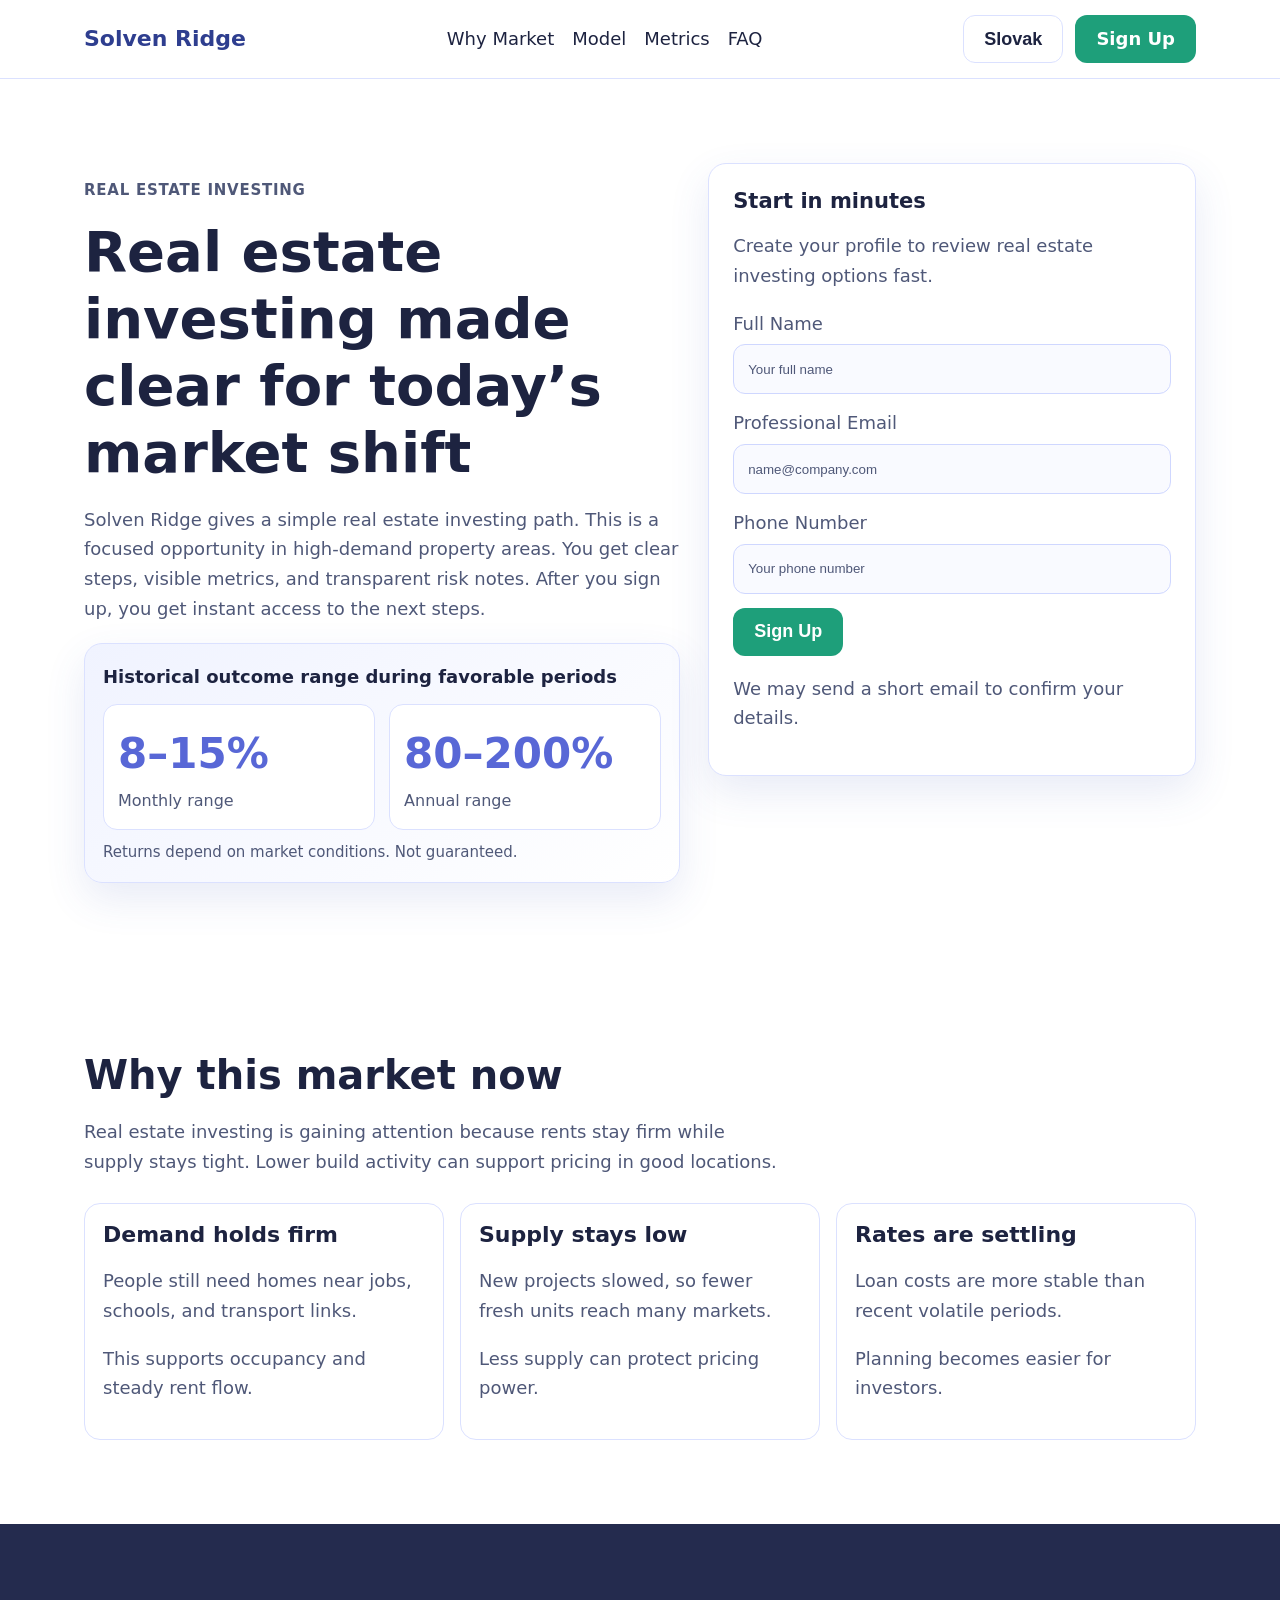
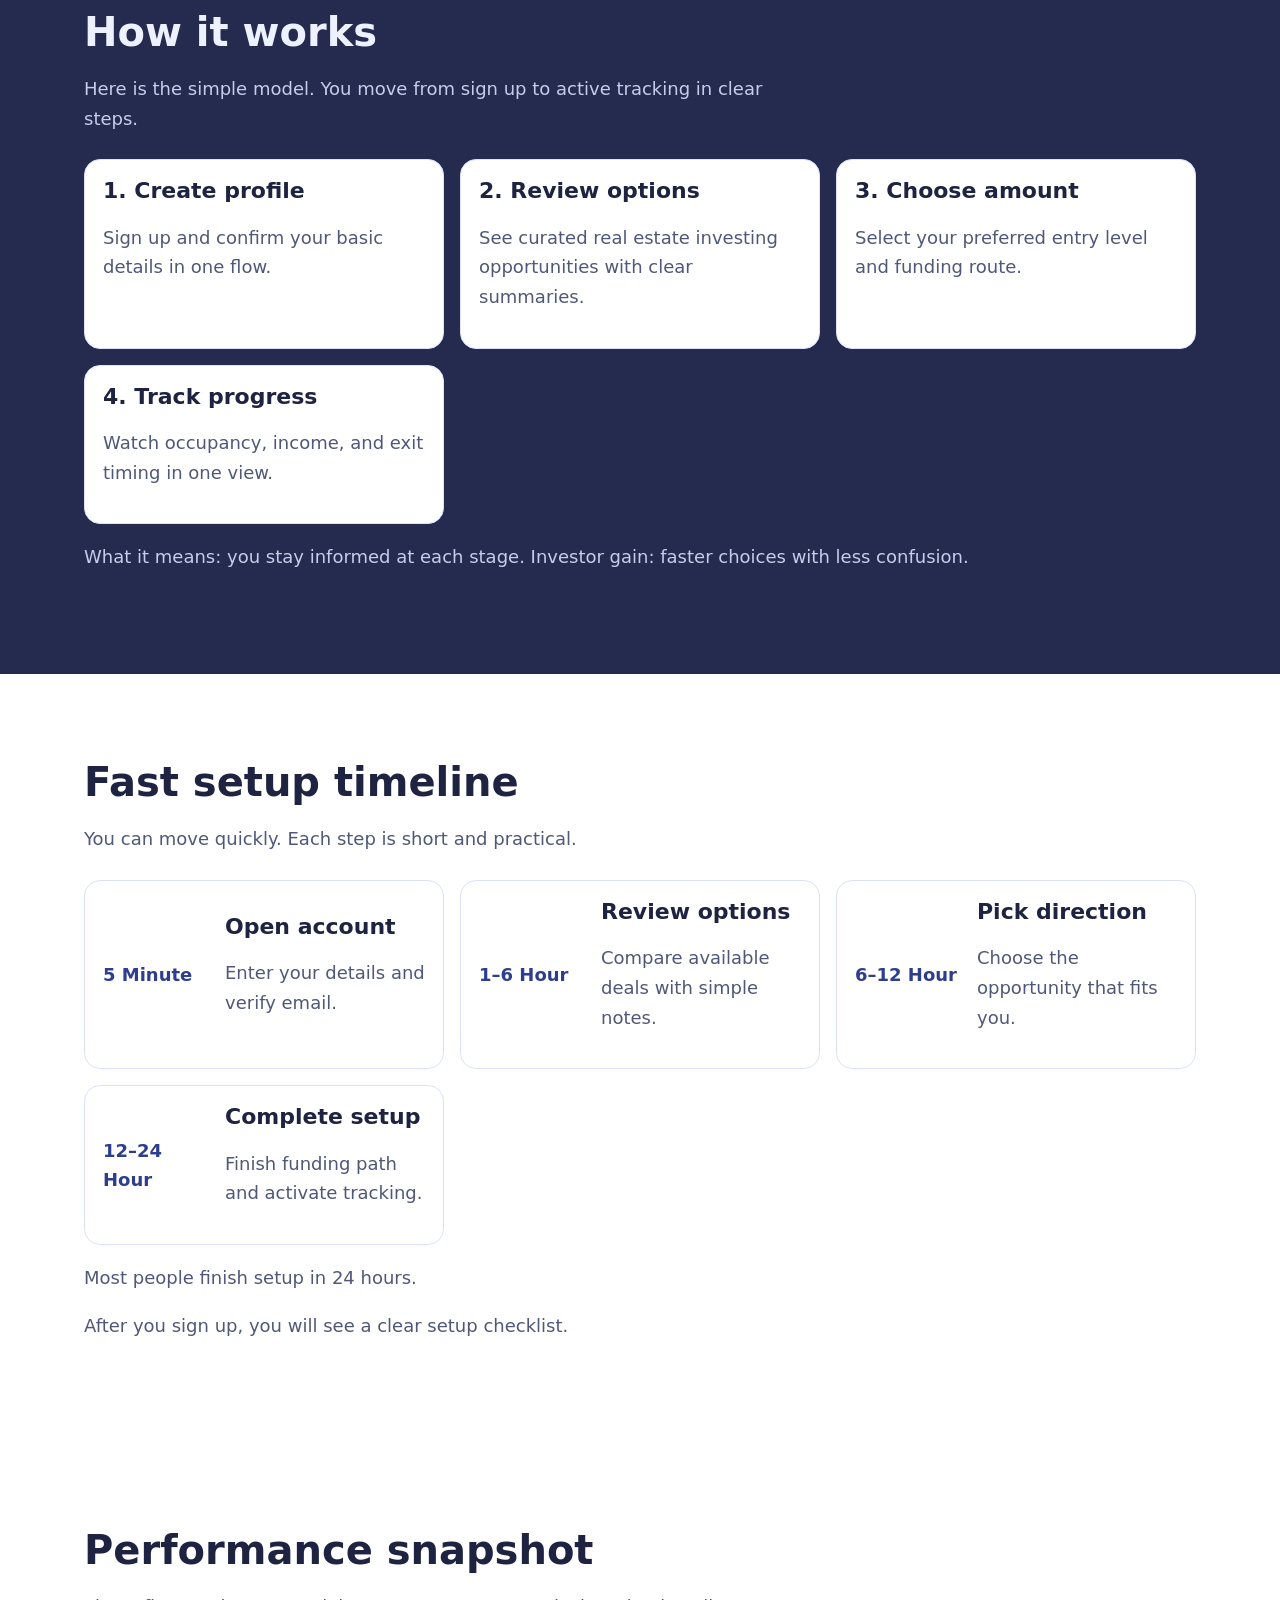
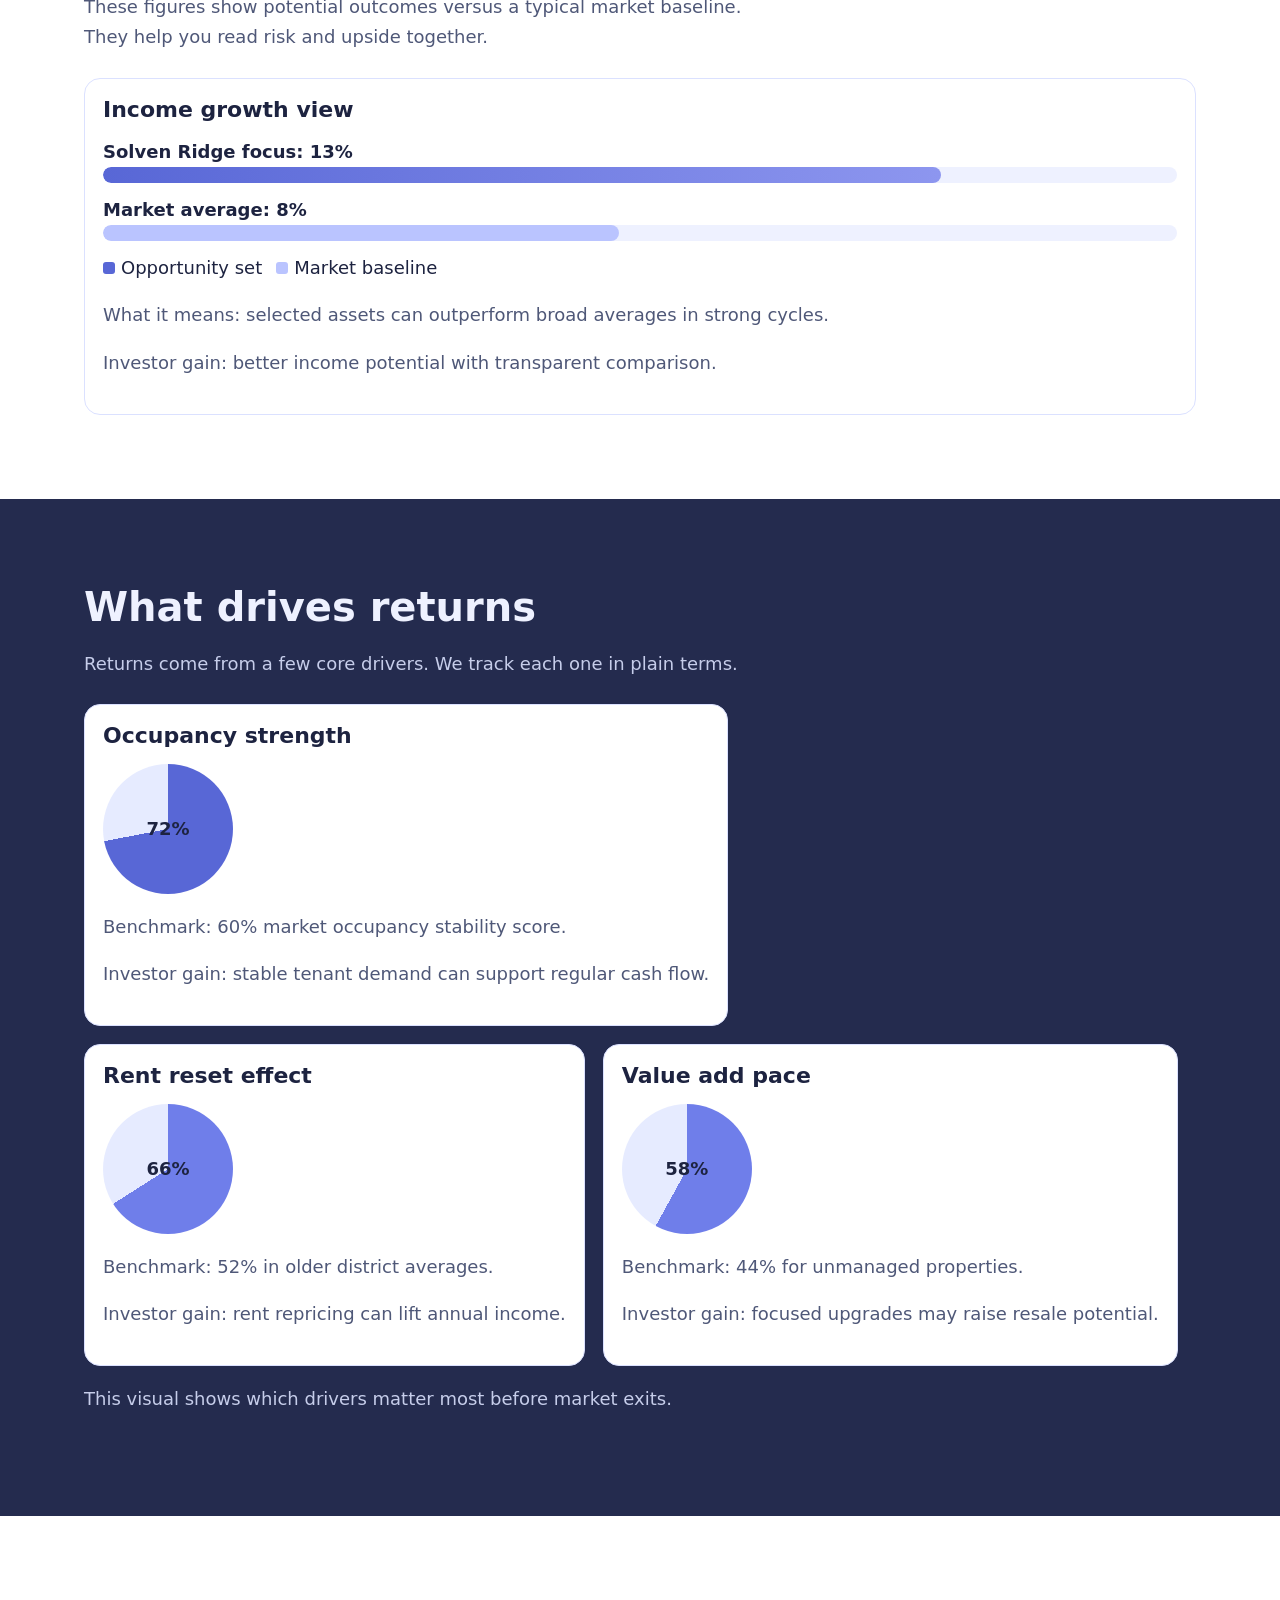
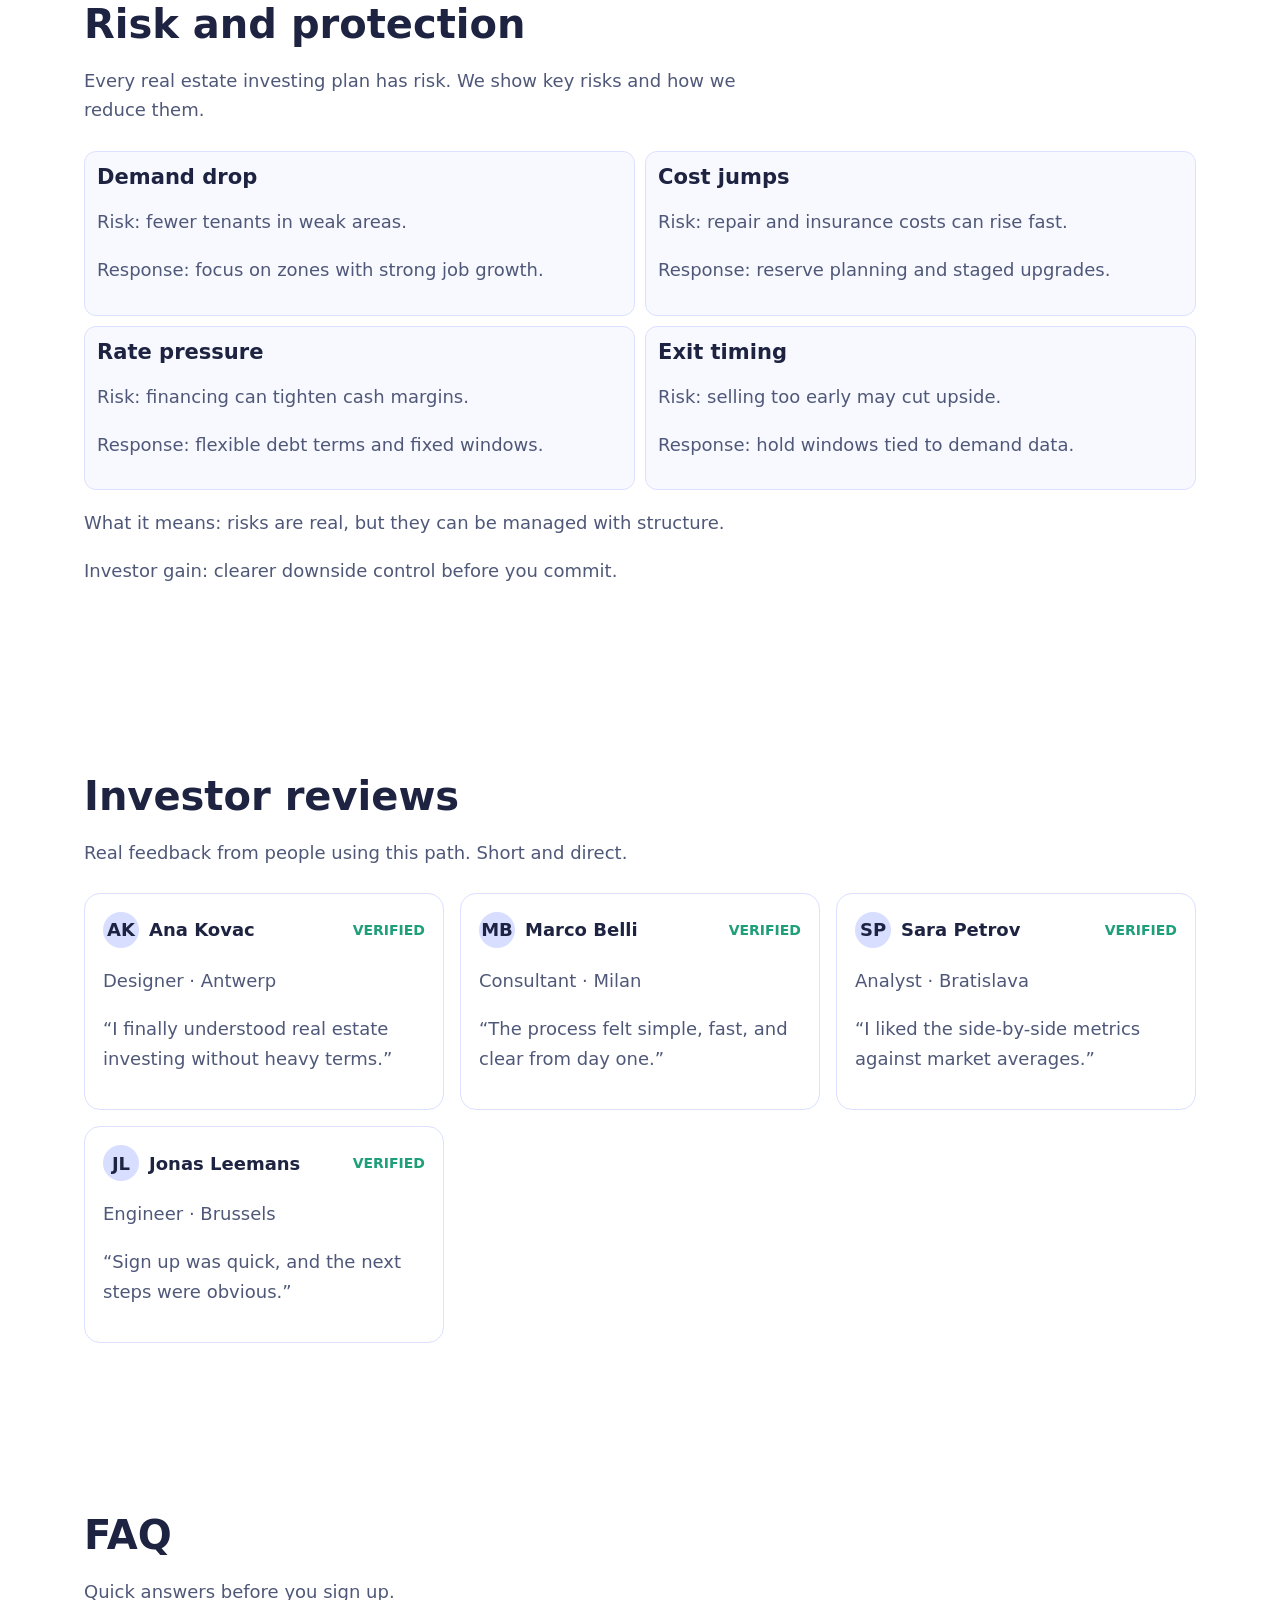
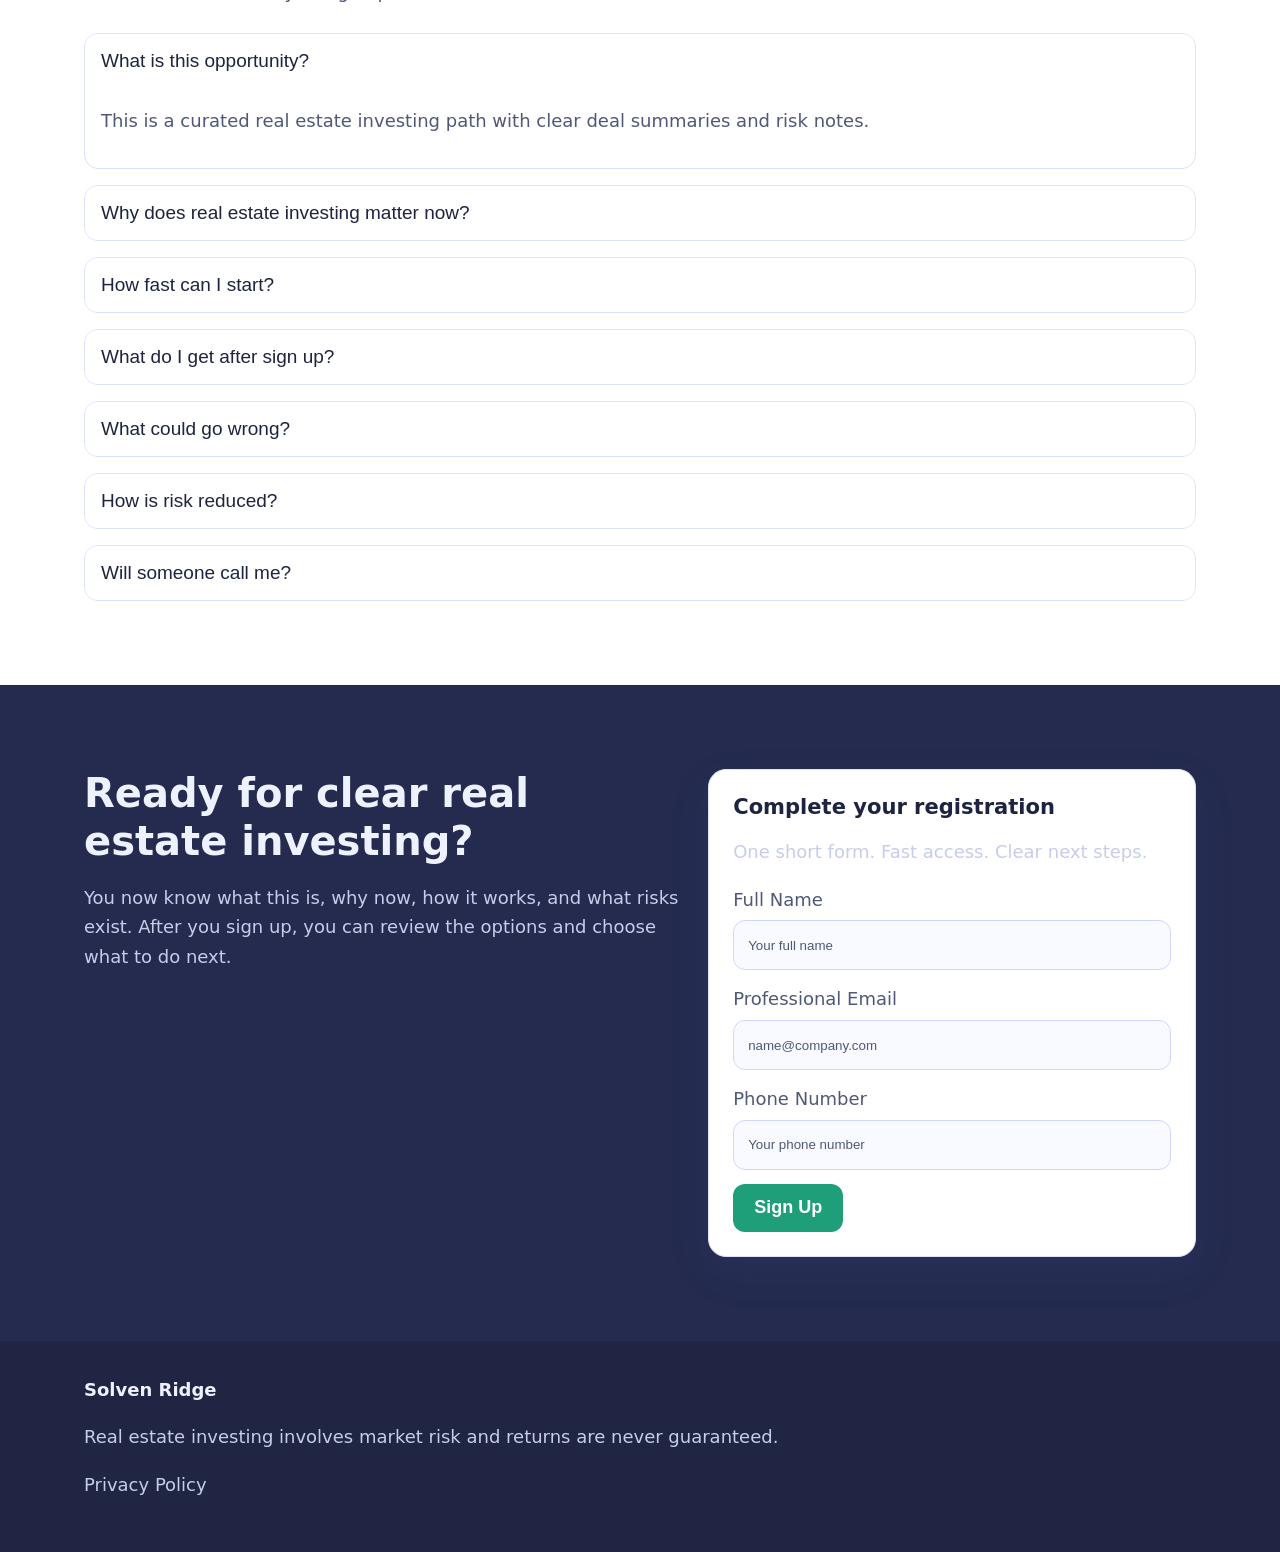
<file: sk/index.html>
<!doctype html>
<html lang="en">
<head>
  <meta charset="UTF-8" />
  <meta name="viewport" content="width=device-width, initial-scale=1" />
  <title>Solven Ridge | Real Estate Investing Opportunities | Slovak</title>
  <meta name="description" content="Slovak page with clear real estate investing opportunities, simple steps, and sign-up access." />
  <link rel="canonical" href="https://solvenridge.com/sk/index.html" />
  <link rel="alternate" hreflang="en" href="https://solvenridge.com/index.html" />
  <link rel="alternate" hreflang="de" href="https://solvenridge.com/de/index.html" />
  <link rel="alternate" hreflang="fr" href="https://solvenridge.com/fr/index.html" />
  <link rel="alternate" hreflang="es" href="https://solvenridge.com/es/index.html" />
  <link rel="alternate" hreflang="it" href="https://solvenridge.com/it/index.html" />
  <link rel="alternate" hreflang="tr" href="https://solvenridge.com/tr/index.html" />
  <link rel="alternate" hreflang="pt" href="https://solvenridge.com/pt/index.html" />
  <link rel="alternate" hreflang="ja" href="https://solvenridge.com/jp/index.html" />
  <link rel="alternate" hreflang="sk" href="https://solvenridge.com/sk/index.html" />
  <link rel="alternate" hreflang="nl-BE" href="https://solvenridge.com/be/index.html" />
  <meta property="og:title" content="Solven Ridge | Real Estate Investing" />
  <meta property="og:description" content="A premium, simple path to real estate investing opportunities." />
  <meta property="og:type" content="website" />
  <meta property="og:url" content="https://solvenridge.com/sk/index.html" />
  <meta property="og:image" content="https://solvenridge.com/assets/img/og.jpg" />
  <meta name="twitter:card" content="summary_large_image" />
  <meta name="twitter:title" content="Solven Ridge | Real Estate Investing" />
  <meta name="twitter:description" content="See the opportunity, process, risks, and next steps in plain English." />
  <link rel="stylesheet" href="../assets/style.css" />
</head>
<body>
  <header class="header">
    <div class="container header-inner">
      <a class="brand" href="#top">Solven Ridge</a>
      <nav class="nav-links" aria-label="Main">
        <a href="#market">Why Market</a><a href="#model">Model</a><a href="#metrics">Metrics</a><a href="#faq">FAQ</a>
      </nav>
      <div class="header-right">
        <div class="lang">
          <button class="lang-btn" data-lang-toggle aria-label="Select language">Slovak</button>
          <div class="lang-menu" role="menu">
            <a href="../index.html"><img class="flag" loading="lazy" src="https://flagcdn.com/gb.svg" alt="GB"/>English</a>
            <a href="../de/index.html"><img class="flag" loading="lazy" src="https://flagcdn.com/de.svg" alt="DE"/>Deutsch</a>
            <a href="../fr/index.html"><img class="flag" loading="lazy" src="https://flagcdn.com/fr.svg" alt="FR"/>Français</a>
            <a href="../es/index.html"><img class="flag" loading="lazy" src="https://flagcdn.com/es.svg" alt="ES"/>Español</a>
            <a href="../it/index.html"><img class="flag" loading="lazy" src="https://flagcdn.com/it.svg" alt="IT"/>Italiano</a>
            <a href="../tr/index.html"><img class="flag" loading="lazy" src="https://flagcdn.com/tr.svg" alt="TR"/>Türkçe</a>
            <a href="../pt/index.html"><img class="flag" loading="lazy" src="https://flagcdn.com/pt.svg" alt="PT"/>Português</a>
            <a href="../jp/index.html"><img class="flag" loading="lazy" src="https://flagcdn.com/jp.svg" alt="JP"/>日本語</a>
            <a href="../sk/index.html"><img class="flag" loading="lazy" src="https://flagcdn.com/sk.svg" alt="SK"/>Slovak</a>
            <a href="../be/index.html"><img class="flag" loading="lazy" src="https://flagcdn.com/be.svg" alt="BE"/>Nederlands (BE)</a>
          </div>
        </div>
        <a class="btn btn-primary" href="#signup">Sign Up</a>
      </div>
      <button class="burger" data-open-drawer aria-label="Open menu">☰</button>
    </div>
  </header>

  <div class="drawer-backdrop" data-backdrop>
    <aside class="drawer" data-drawer>
      <div class="drawer-top"><strong>Menu</strong><button class="icon-btn" data-close-drawer aria-label="Close menu">✕</button></div>
      <nav>
        <a href="#market">Why Market</a><a href="#model">Model</a><a href="#process">Process</a><a href="#metrics">Metrics</a><a href="#faq">FAQ</a>
      </nav>
      <div class="lang">
        <button class="lang-btn" data-lang-toggle aria-label="Select language">Slovak</button>
        <div class="lang-menu">
          <a href="../index.html"><img class="flag" loading="lazy" src="https://flagcdn.com/gb.svg" alt="GB"/>English</a>
          <a href="../de/index.html"><img class="flag" loading="lazy" src="https://flagcdn.com/de.svg" alt="DE"/>Deutsch</a>
          <a href="../fr/index.html"><img class="flag" loading="lazy" src="https://flagcdn.com/fr.svg" alt="FR"/>Français</a>
          <a href="../es/index.html"><img class="flag" loading="lazy" src="https://flagcdn.com/es.svg" alt="ES"/>Español</a>
          <a href="../it/index.html"><img class="flag" loading="lazy" src="https://flagcdn.com/it.svg" alt="IT"/>Italiano</a>
          <a href="../tr/index.html"><img class="flag" loading="lazy" src="https://flagcdn.com/tr.svg" alt="TR"/>Türkçe</a>
          <a href="../pt/index.html"><img class="flag" loading="lazy" src="https://flagcdn.com/pt.svg" alt="PT"/>Português</a>
          <a href="../jp/index.html"><img class="flag" loading="lazy" src="https://flagcdn.com/jp.svg" alt="JP"/>日本語</a>
          <a href="../sk/index.html"><img class="flag" loading="lazy" src="https://flagcdn.com/sk.svg" alt="SK"/>Slovak</a>
          <a href="../be/index.html"><img class="flag" loading="lazy" src="https://flagcdn.com/be.svg" alt="BE"/>Nederlands (BE)</a>
        </div>
      </div>
      <p><a class="btn btn-primary" href="#signup">Sign Up</a></p>
    </aside>
  </div>

  <main id="top">
    <section class="section light hero">
      <div class="container hero-grid">
        <div class="reveal">
          <p class="kicker">Real Estate Investing</p>
          <h1>Real estate investing made clear for today’s market shift</h1>
          <p>Solven Ridge gives a simple real estate investing path. This is a focused opportunity in high-demand property areas. You get clear steps, visible metrics, and transparent risk notes. After you sign up, you get instant access to the next steps.</p>
          <div class="performance-panel">
            <div class="perf-head">Historical outcome range during favorable periods</div>
            <div class="perf-grid">
              <div class="perf-item"><div class="perf-num">8–15%</div><div class="perf-label">Monthly range</div></div>
              <div class="perf-item"><div class="perf-num">80–200%</div><div class="perf-label">Annual range</div></div>
            </div>
            <div class="perf-note">Returns depend on market conditions. Not guaranteed.</div>
          </div>
        </div>
        <form class="form-card reveal" id="signup" aria-label="Sign up form">
          <h3>Start in minutes</h3>
          <p class="form-sub">Create your profile to review real estate investing options fast.</p>
          <label for="name1">Full Name</label><input id="name1" type="text" placeholder="Your full name" />
          <label for="email1">Professional Email</label><input id="email1" type="email" placeholder="name@company.com" />
          <label for="phone1">Phone Number</label><input id="phone1" type="tel" placeholder="Your phone number" />
          <button class="btn btn-primary" type="button">Sign Up</button>
          <p><small>We may send a short email to confirm your details.</small></p>
        </form>
      </div>
    </section>

    <section id="market" class="section light"><div class="container reveal"><h2>Why this market now</h2><p class="section-intro">Real estate investing is gaining attention because rents stay firm while supply stays tight. Lower build activity can support pricing in good locations.</p>
      <div class="grid-3">
        <article class="card"><h3>Demand holds firm</h3><p>People still need homes near jobs, schools, and transport links.</p><p class="muted">This supports occupancy and steady rent flow.</p></article>
        <article class="card"><h3>Supply stays low</h3><p>New projects slowed, so fewer fresh units reach many markets.</p><p class="muted">Less supply can protect pricing power.</p></article>
        <article class="card"><h3>Rates are settling</h3><p>Loan costs are more stable than recent volatile periods.</p><p class="muted">Planning becomes easier for investors.</p></article>
      </div></div></section>

    <section id="model" class="section dark"><div class="container reveal"><h2>How it works</h2><p class="section-intro">Here is the simple model. You move from sign up to active tracking in clear steps.</p>
      <div class="grid-2">
        <article class="card"><h3>1. Create profile</h3><p>Sign up and confirm your basic details in one flow.</p></article>
        <article class="card"><h3>2. Review options</h3><p>See curated real estate investing opportunities with clear summaries.</p></article>
        <article class="card"><h3>3. Choose amount</h3><p>Select your preferred entry level and funding route.</p></article>
        <article class="card"><h3>4. Track progress</h3><p>Watch occupancy, income, and exit timing in one view.</p></article>
      </div><p>What it means: you stay informed at each stage. Investor gain: faster choices with less confusion.</p></div></section>

    <section id="process" class="section light"><div class="container reveal"><h2>Fast setup timeline</h2><p class="section-intro">You can move quickly. Each step is short and practical.</p>
      <div class="grid-2">
        <article class="card process-step"><div class="time-tag">5 Minute</div><div><h3>Open account</h3><p>Enter your details and verify email.</p></div></article>
        <article class="card process-step"><div class="time-tag">1–6 Hour</div><div><h3>Review options</h3><p>Compare available deals with simple notes.</p></div></article>
        <article class="card process-step"><div class="time-tag">6–12 Hour</div><div><h3>Pick direction</h3><p>Choose the opportunity that fits you.</p></div></article>
        <article class="card process-step"><div class="time-tag">12–24 Hour</div><div><h3>Complete setup</h3><p>Finish funding path and activate tracking.</p></div></article>
      </div>
      <p>Most people finish setup in 24 hours.</p>
      <p>After you sign up, you will see a clear setup checklist.</p>
    </div></section>

    <section id="metrics" class="section light"><div class="container reveal"><h2>Performance snapshot</h2><p class="section-intro">These figures show potential outcomes versus a typical market baseline. They help you read risk and upside together.</p>
      <div class="card comp-bars">
        <h3>Income growth view</h3>
        <div class="row"><strong>Solven Ridge focus: 13%</strong><div class="bar-wrap"><div class="bar bar-a" style="width:78%"></div></div></div>
        <div class="row"><strong>Market average: 8%</strong><div class="bar-wrap"><div class="bar bar-b" style="width:48%"></div></div></div>
        <div class="legend"><span class="l1">Opportunity set</span><span class="l2">Market baseline</span></div>
        <p>What it means: selected assets can outperform broad averages in strong cycles.</p>
        <p>Investor gain: better income potential with transparent comparison.</p>
      </div>
    </div></section>

    <section id="insights" class="section dark"><div class="container reveal"><h2>What drives returns</h2><p class="section-intro">Returns come from a few core drivers. We track each one in plain terms.</p>
      <div class="ring-wrap">
        <article class="card"><h3>Occupancy strength</h3><div class="ring"><span>72%</span></div><p>Benchmark: 60% market occupancy stability score.</p><p>Investor gain: stable tenant demand can support regular cash flow.</p></article>
        <article class="card"><h3>Rent reset effect</h3><div class="ring" style="background:conic-gradient(#6f7eea 0 66%, #e6ebff 66%);"><span>66%</span></div><p>Benchmark: 52% in older district averages.</p><p>Investor gain: rent repricing can lift annual income.</p></article>
        <article class="card"><h3>Value add pace</h3><div class="ring" style="background:conic-gradient(#6f7eea 0 58%, #e6ebff 58%);"><span>58%</span></div><p>Benchmark: 44% for unmanaged properties.</p><p>Investor gain: focused upgrades may raise resale potential.</p></article>
      </div>
      <p>This visual shows which drivers matter most before market exits.</p>
    </div></section>

    <section id="risk" class="section light"><div class="container reveal"><h2>Risk and protection</h2><p class="section-intro">Every real estate investing plan has risk. We show key risks and how we reduce them.</p>
      <div class="matrix">
        <article class="cell"><h3>Demand drop</h3><p>Risk: fewer tenants in weak areas.</p><p>Response: focus on zones with strong job growth.</p></article>
        <article class="cell"><h3>Cost jumps</h3><p>Risk: repair and insurance costs can rise fast.</p><p>Response: reserve planning and staged upgrades.</p></article>
        <article class="cell"><h3>Rate pressure</h3><p>Risk: financing can tighten cash margins.</p><p>Response: flexible debt terms and fixed windows.</p></article>
        <article class="cell"><h3>Exit timing</h3><p>Risk: selling too early may cut upside.</p><p>Response: hold windows tied to demand data.</p></article>
      </div>
      <p>What it means: risks are real, but they can be managed with structure.</p>
      <p>Investor gain: clearer downside control before you commit.</p>
    </div></section>

    <section id="reviews" class="section light"><div class="container reveal"><h2>Investor reviews</h2><p class="section-intro">Real feedback from people using this path. Short and direct.</p>
      <div class="review-grid grid-2">
        <article class="card"><div class="review-head"><span class="avatar">AK</span><strong>Ana Kovac</strong><span class="verified">VERIFIED</span></div><p>Designer · Antwerp</p><p>“I finally understood real estate investing without heavy terms.”</p></article>
        <article class="card"><div class="review-head"><span class="avatar">MB</span><strong>Marco Belli</strong><span class="verified">VERIFIED</span></div><p>Consultant · Milan</p><p>“The process felt simple, fast, and clear from day one.”</p></article>
        <article class="card"><div class="review-head"><span class="avatar">SP</span><strong>Sara Petrov</strong><span class="verified">VERIFIED</span></div><p>Analyst · Bratislava</p><p>“I liked the side-by-side metrics against market averages.”</p></article>
        <article class="card"><div class="review-head"><span class="avatar">JL</span><strong>Jonas Leemans</strong><span class="verified">VERIFIED</span></div><p>Engineer · Brussels</p><p>“Sign up was quick, and the next steps were obvious.”</p></article>
      </div>
    </div></section>

    <section id="faq" class="section light"><div class="container reveal"><h2>FAQ</h2><p class="section-intro">Quick answers before you sign up.</p>
      <div class="faq-list">
        <article class="faq-item open"><button class="faq-q">What is this opportunity?</button><div class="faq-a"><p>This is a curated real estate investing path with clear deal summaries and risk notes.</p></div></article>
        <article class="faq-item"><button class="faq-q">Why does real estate investing matter now?</button><div class="faq-a"><p>Demand remains solid in key zones while supply growth is still limited.</p></div></article>
        <article class="faq-item"><button class="faq-q">How fast can I start?</button><div class="faq-a"><p>Most people complete setup within 24 hours using the guided checklist.</p></div></article>
        <article class="faq-item"><button class="faq-q">What do I get after sign up?</button><div class="faq-a"><p>You get instant access to next steps, options, and a simple setup flow.</p></div></article>
        <article class="faq-item"><button class="faq-q">What could go wrong?</button><div class="faq-a"><p>Market demand, rates, or costs can move against returns in some periods.</p></div></article>
        <article class="faq-item"><button class="faq-q">How is risk reduced?</button><div class="faq-a"><p>By selecting strong areas, managing reserves, and planning exit timing clearly.</p></div></article>
        <article class="faq-item"><button class="faq-q">Will someone call me?</button><div class="faq-a"><p>No calls are required. We may send a short email to confirm details.</p></div></article>
      </div>
    </div></section>

    <section class="section dark"><div class="container hero-grid reveal"><div><h2>Ready for clear real estate investing?</h2><p>You now know what this is, why now, how it works, and what risks exist. After you sign up, you can review the options and choose what to do next.</p></div>
      <form class="form-card" aria-label="Final sign up form">
        <h3 class="form-title">Complete your registration</h3><p class="form-sub">One short form. Fast access. Clear next steps.</p>
        <label for="name2">Full Name</label><input id="name2" type="text" placeholder="Your full name" />
        <label for="email2">Professional Email</label><input id="email2" type="email" placeholder="name@company.com" />
        <label for="phone2">Phone Number</label><input id="phone2" type="tel" placeholder="Your phone number" />
        <button class="btn btn-primary" type="button">Sign Up</button>
      </form>
    </div></section>
  </main>

  <footer class="footer"><div class="container"><strong>Solven Ridge</strong><p>Real estate investing involves market risk and returns are never guaranteed.</p><p><a href="#" data-open-privacy>Privacy Policy</a></p></div></footer>

  <div class="modal-backdrop" data-modal>
    <section class="modal" role="dialog" aria-modal="true" aria-label="Privacy Policy">
      <div class="modal-head"><strong>Privacy Policy</strong><button class="icon-btn" data-close-privacy aria-label="Close privacy policy">✕</button></div>
      <div class="modal-body">
        <h3>Introduction</h3><p>We explain clearly how your personal data is handled across this website.</p>
        <h3>Data collection</h3><p>We collect full name, professional email, and phone number from form submissions.</p>
        <h3>Legal basis</h3><p>Processing is based on your consent and our need to provide requested access.</p>
        <h3>Cookies</h3><p>Basic cookies support site function, language dropdown behavior, and security controls.</p>
        <h3>Retention</h3><p>We keep data only as long as needed for account setup and legal obligations.</p>
        <h3>Third-party sharing</h3><p>We may share data with trusted service providers that help operate this site.</p>
        <h3>Security</h3><p>We use access controls, encryption practices, and monitoring to protect your data.</p>
        <h3>User rights</h3><p>You can request access, correction, deletion, or export of your personal data.</p>
        <h3>International transfers</h3><p>Some providers process data outside your country under approved safeguards.</p>
        <h3>Industry risk disclosure</h3><p>Investment information can change quickly, and outcomes may differ from past cycles.</p>
        <h3>Contact</h3><p>For privacy questions, email privacy@solvenridge.com.</p>
      </div>
      <div class="modal-foot"><button class="btn" data-close-privacy>Close</button></div>
    </section>
  </div>

  <script type="application/ld+json">{"@context":"https://schema.org","@graph":[{"@type":"Organization","name":"Solven Ridge","url":"https://solvenridge.com"},{"@type":"WebSite","name":"Solven Ridge","url":"https://solvenridge.com/sk/index.html"},{"@type":"FAQPage","mainEntity":[{"@type":"Question","name":"What is this opportunity?","acceptedAnswer":{"@type":"Answer","text":"A curated real estate investing path with clear risk notes."}},{"@type":"Question","name":"How fast can I start?","acceptedAnswer":{"@type":"Answer","text":"Most people complete setup in 24 hours."}}]},{"@type":"Review","author":{"@type":"Person","name":"Ana Kovac"},"reviewRating":{"@type":"Rating","ratingValue":"5"},"reviewBody":"I finally understood real estate investing without heavy terms."}]}</script>
  <script defer src="../assets/app.js"></script>
</body>
</html>
</file>
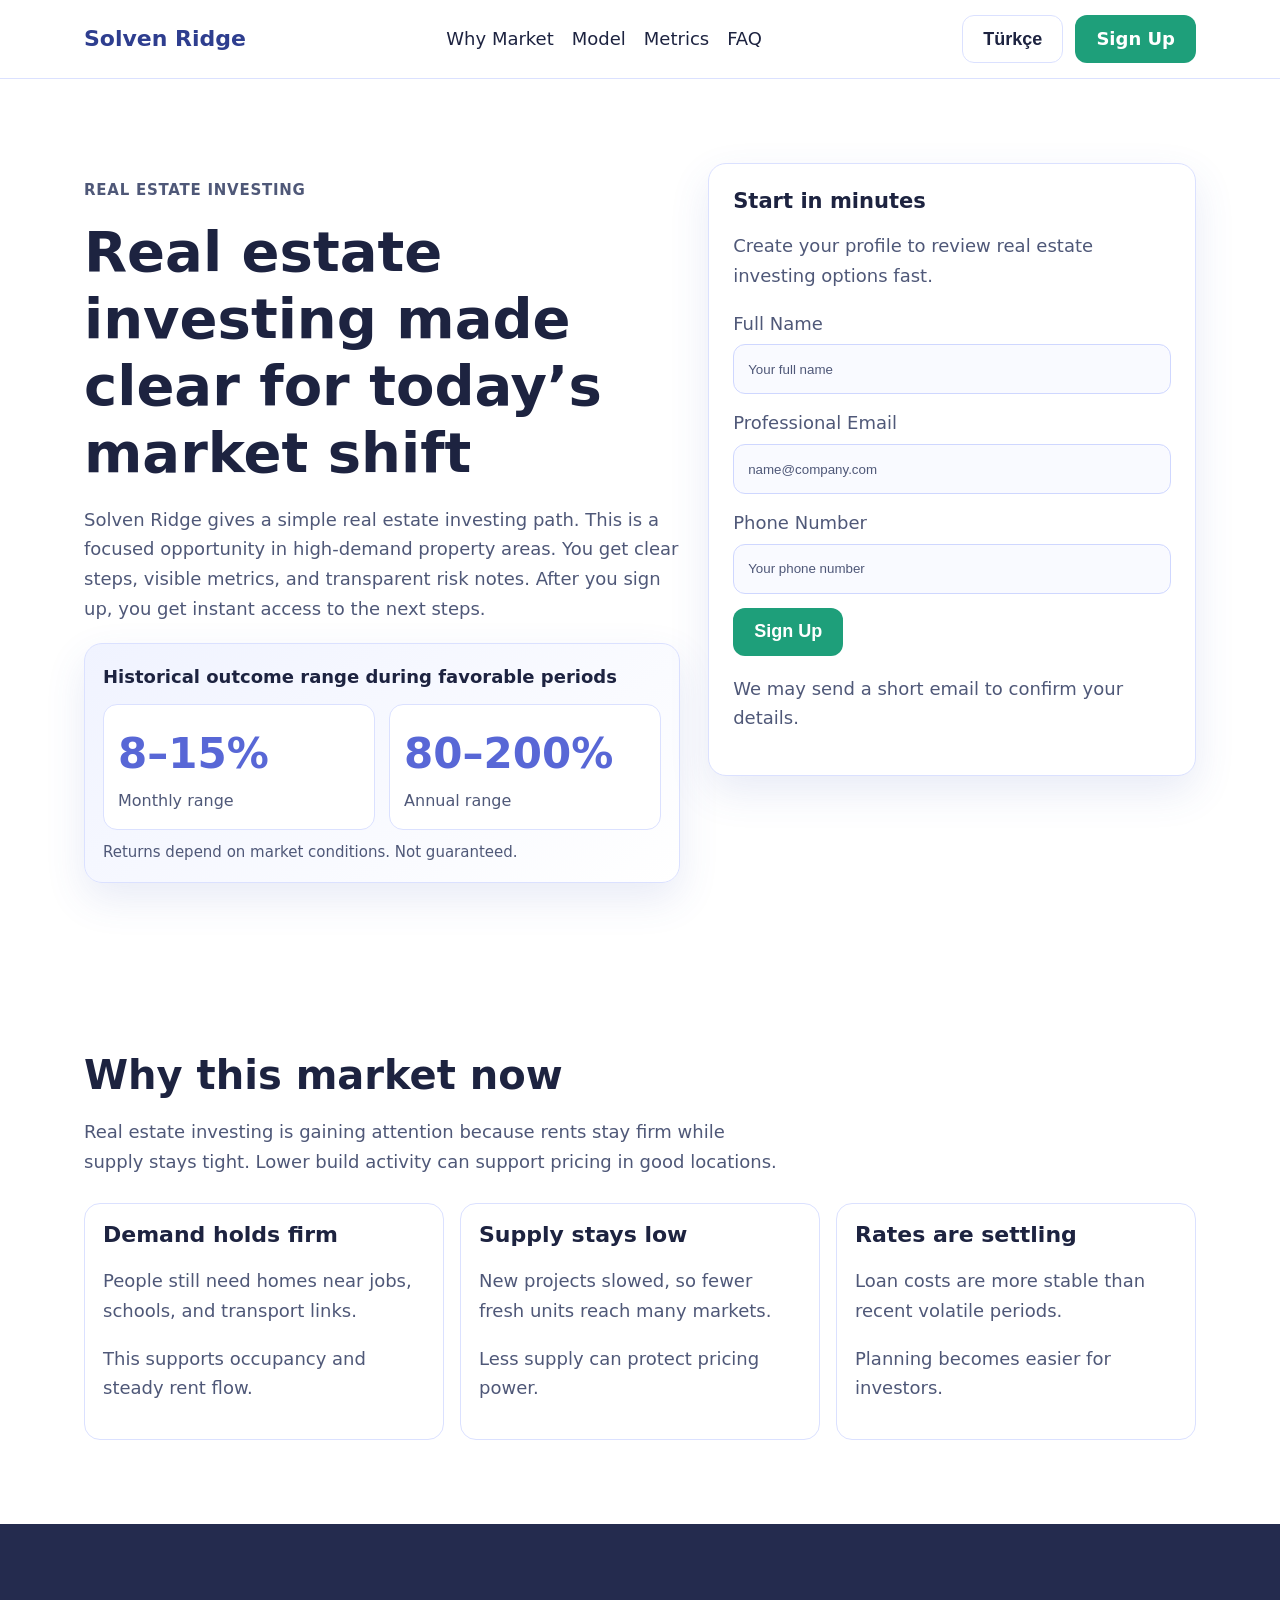
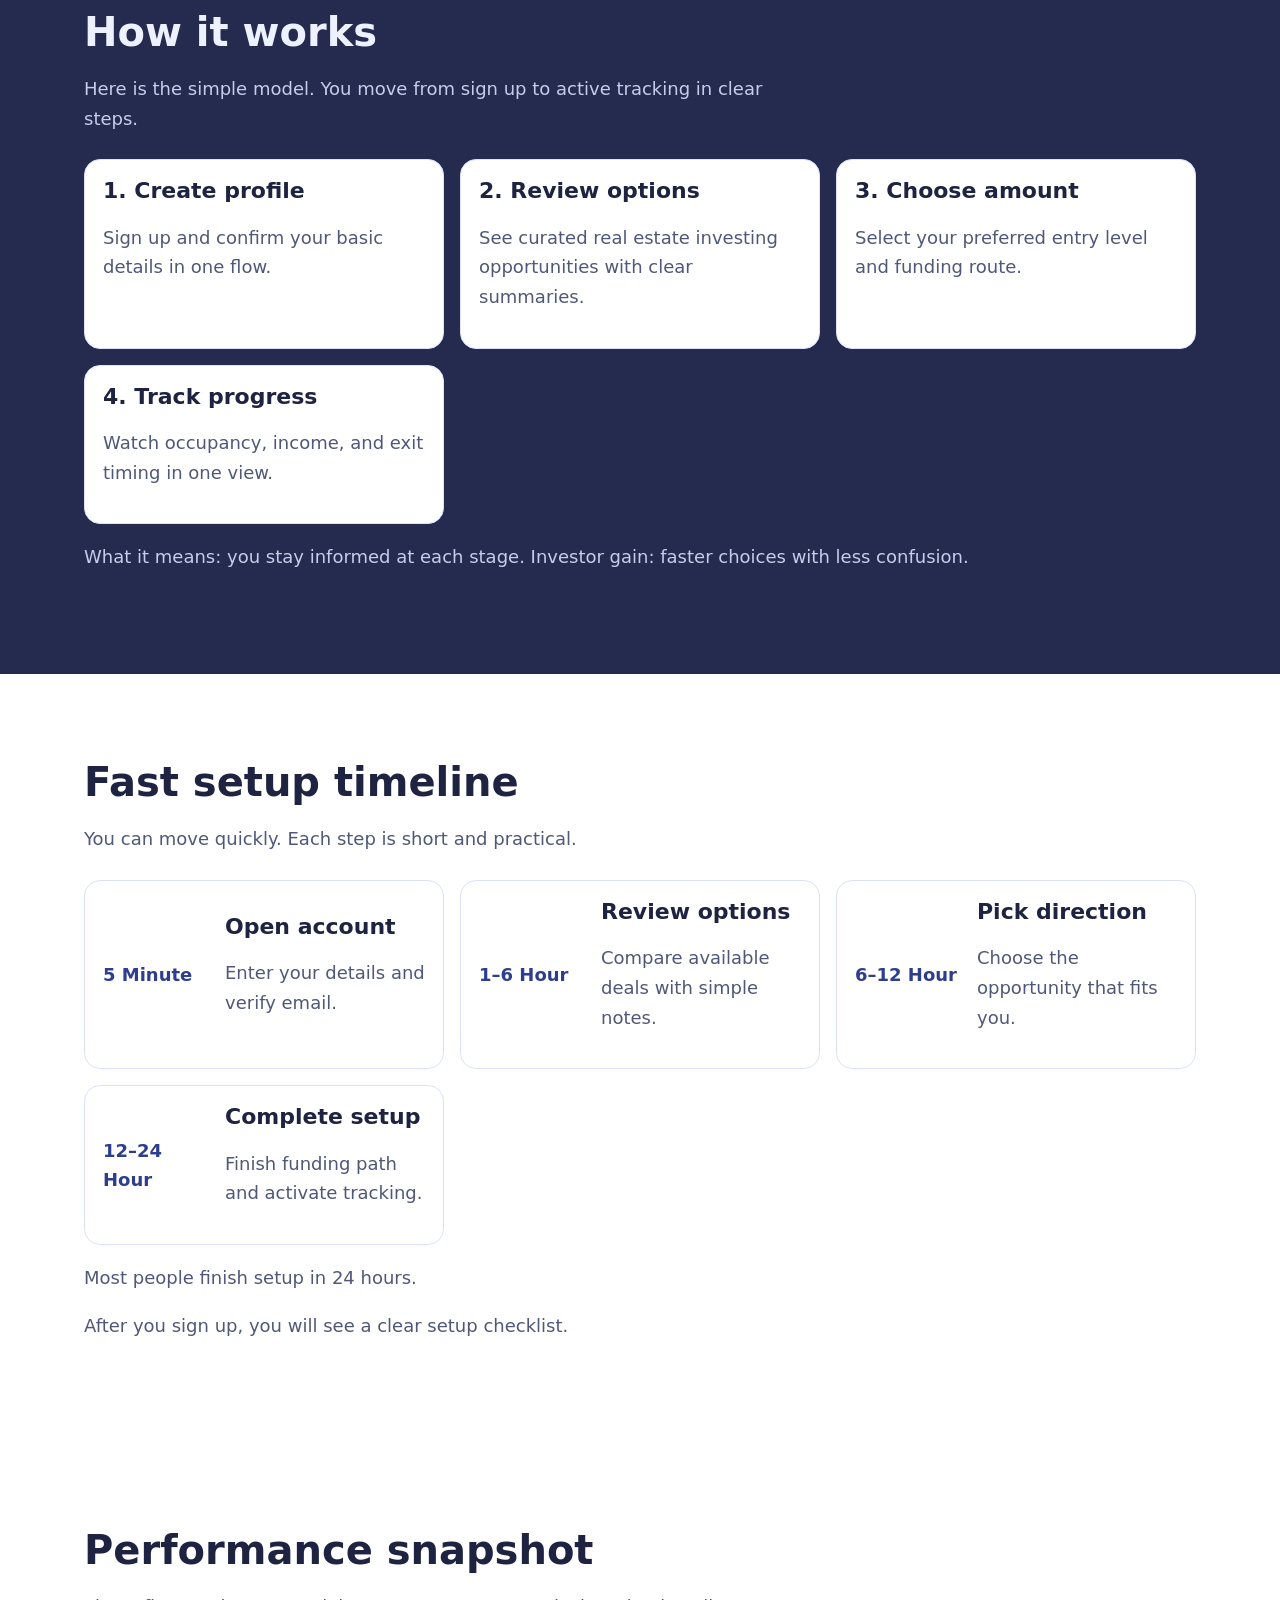
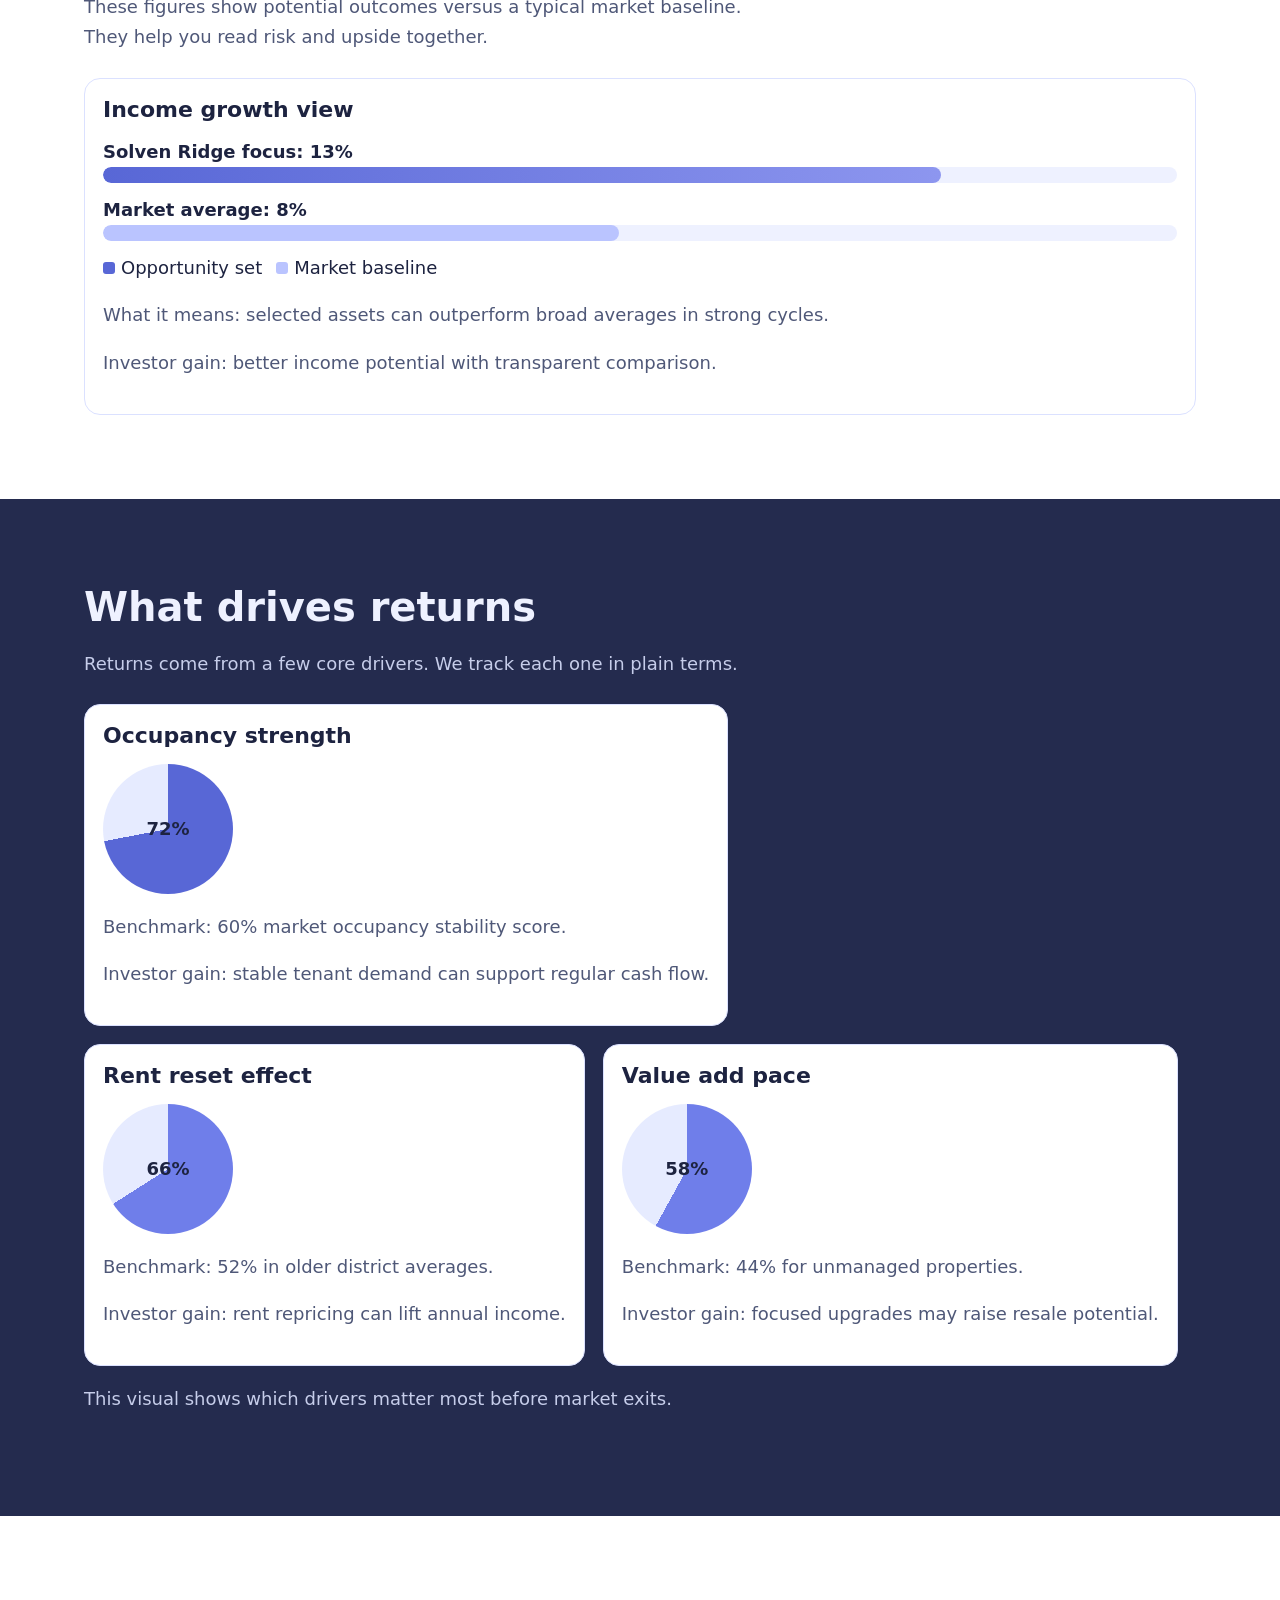
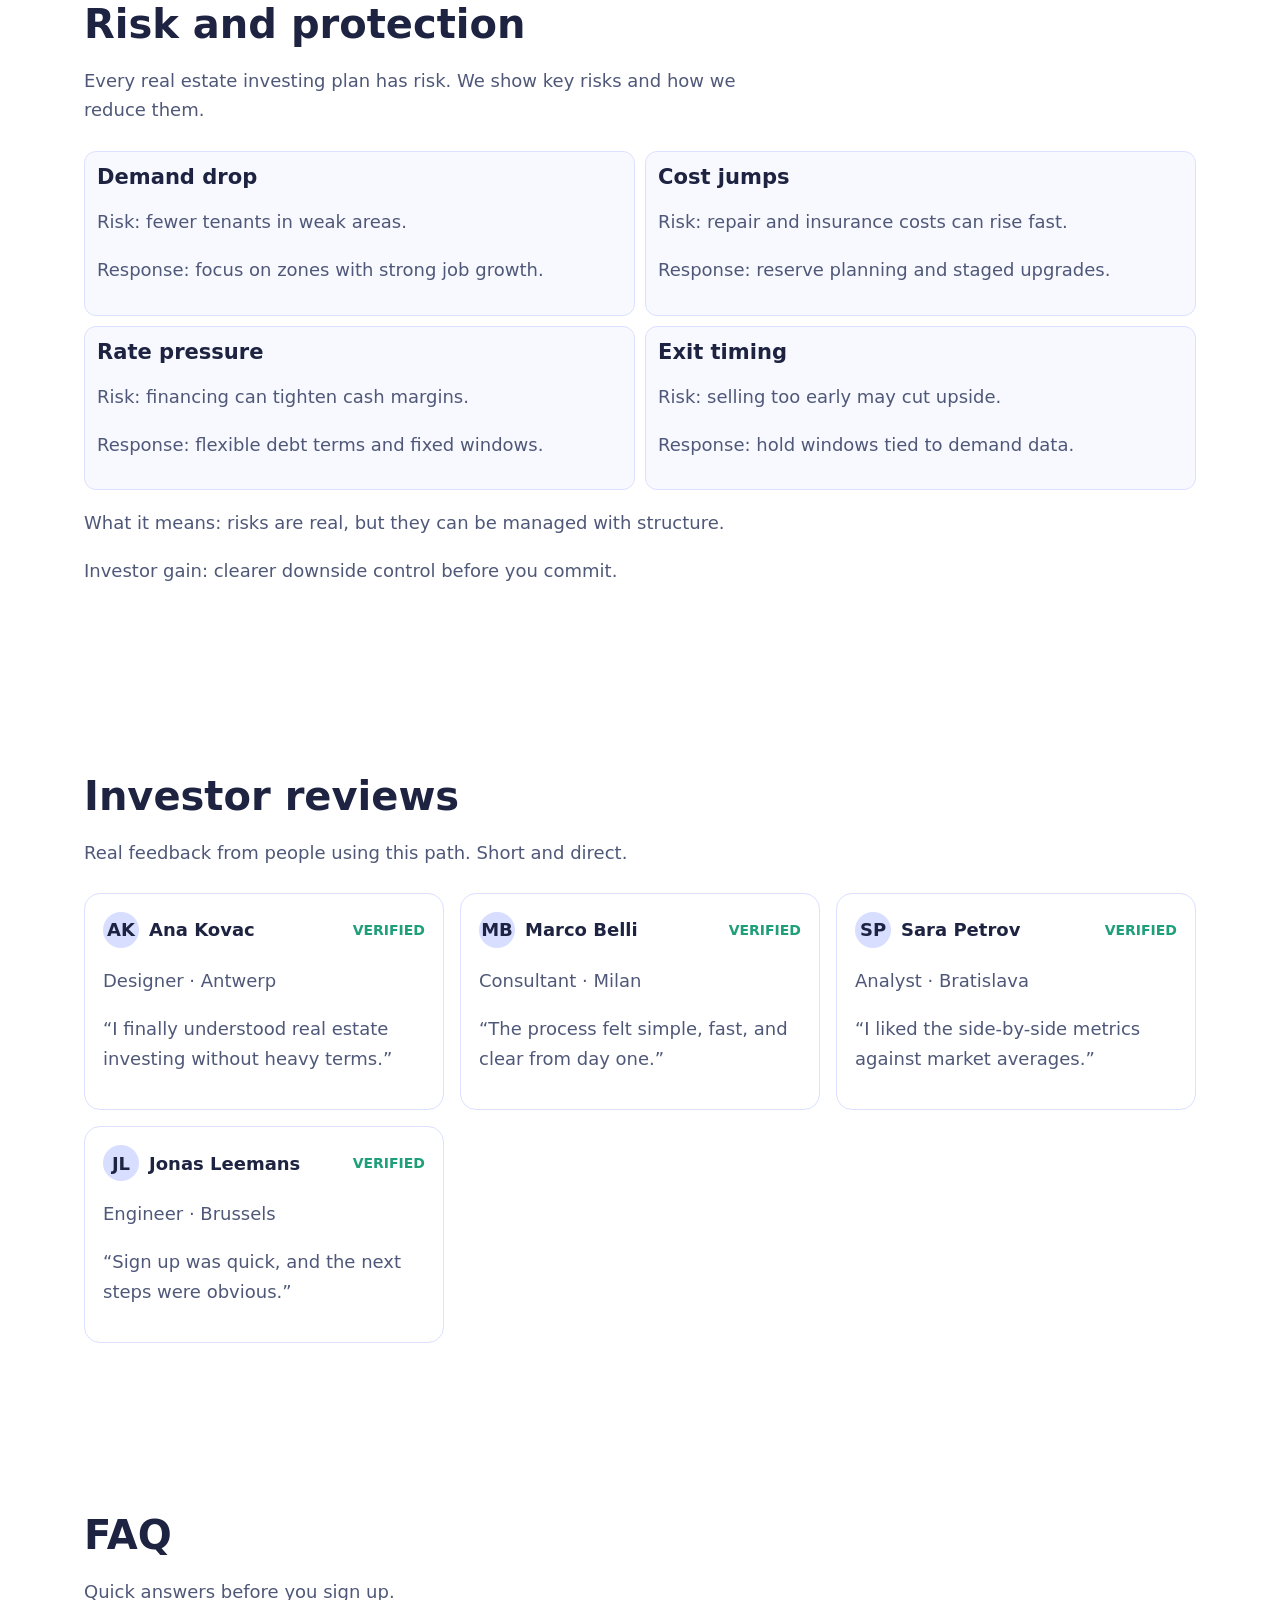
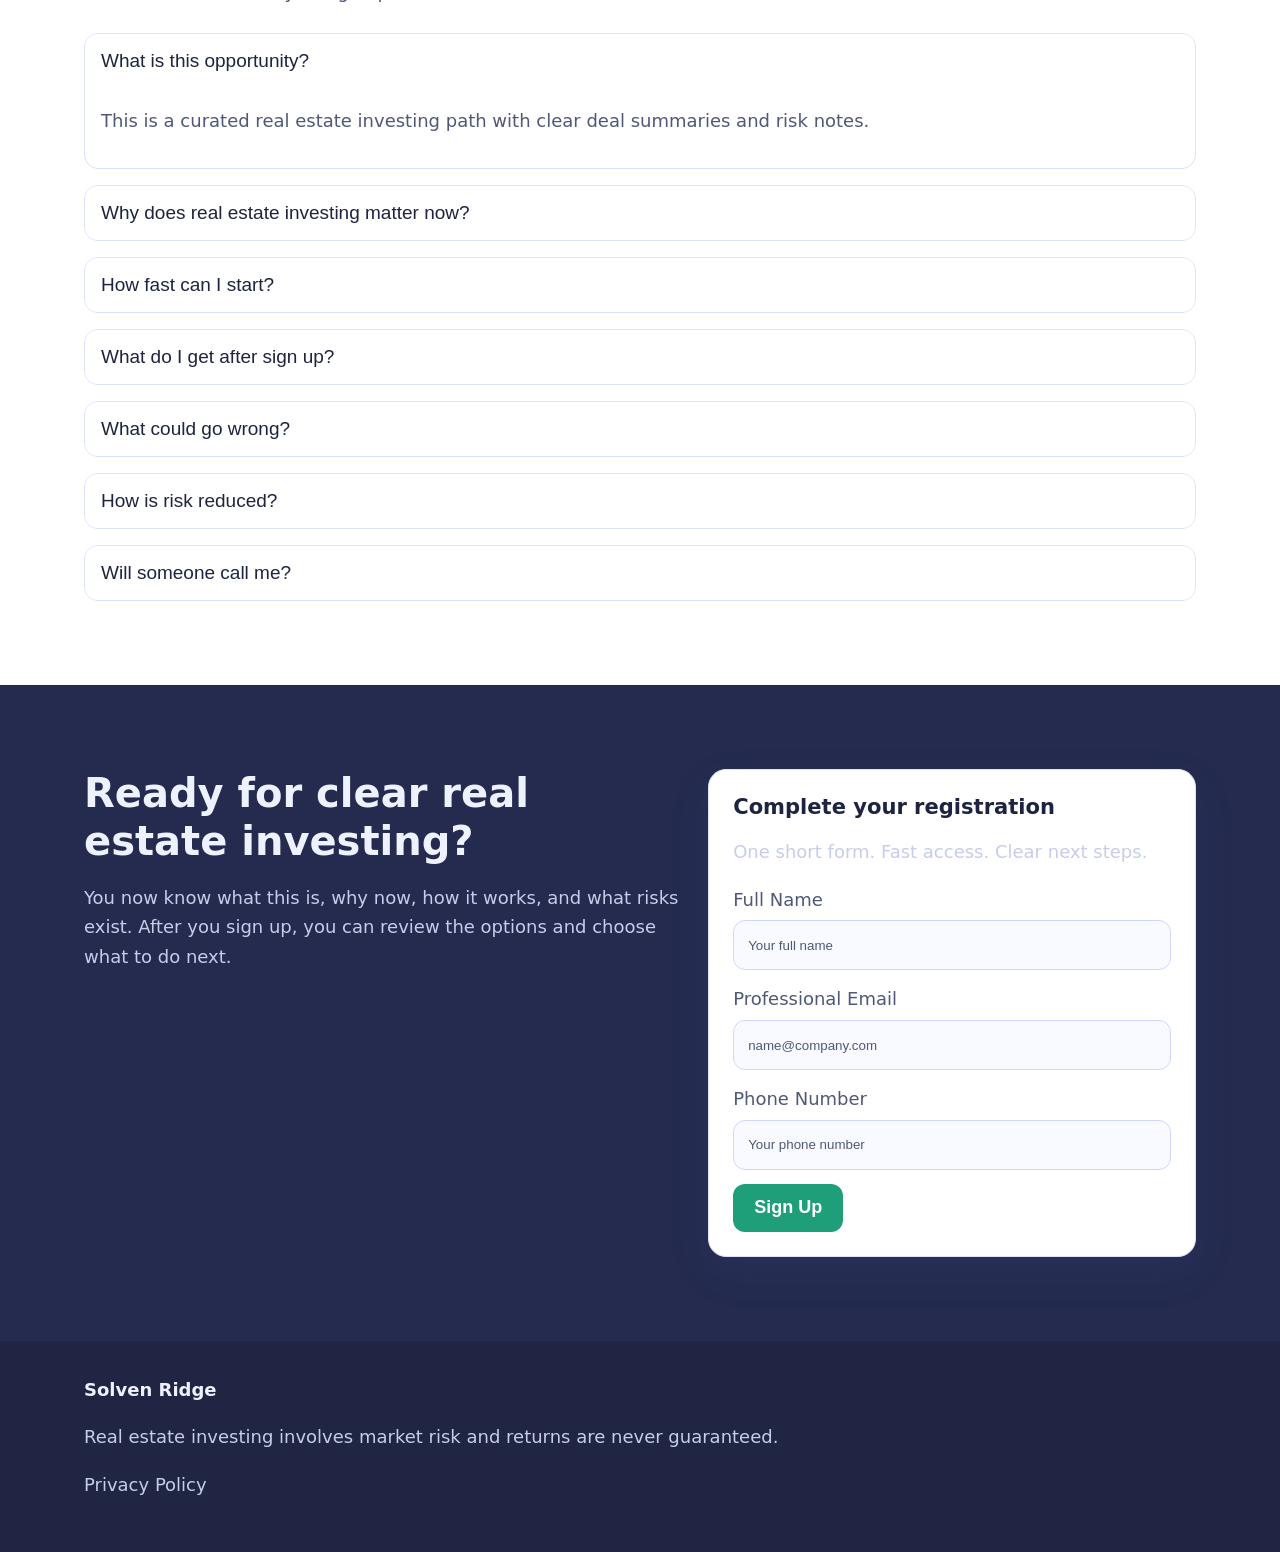
<file: tr/index.html>
<!doctype html>
<html lang="en">
<head>
  <meta charset="UTF-8" />
  <meta name="viewport" content="width=device-width, initial-scale=1" />
  <title>Solven Ridge | Real Estate Investing Opportunities | Türkçe</title>
  <meta name="description" content="Türkçe page with clear real estate investing opportunities, simple steps, and sign-up access." />
  <link rel="canonical" href="https://solvenridge.com/tr/index.html" />
  <link rel="alternate" hreflang="en" href="https://solvenridge.com/index.html" />
  <link rel="alternate" hreflang="de" href="https://solvenridge.com/de/index.html" />
  <link rel="alternate" hreflang="fr" href="https://solvenridge.com/fr/index.html" />
  <link rel="alternate" hreflang="es" href="https://solvenridge.com/es/index.html" />
  <link rel="alternate" hreflang="it" href="https://solvenridge.com/it/index.html" />
  <link rel="alternate" hreflang="tr" href="https://solvenridge.com/tr/index.html" />
  <link rel="alternate" hreflang="pt" href="https://solvenridge.com/pt/index.html" />
  <link rel="alternate" hreflang="ja" href="https://solvenridge.com/jp/index.html" />
  <link rel="alternate" hreflang="sk" href="https://solvenridge.com/sk/index.html" />
  <link rel="alternate" hreflang="nl-BE" href="https://solvenridge.com/be/index.html" />
  <meta property="og:title" content="Solven Ridge | Real Estate Investing" />
  <meta property="og:description" content="A premium, simple path to real estate investing opportunities." />
  <meta property="og:type" content="website" />
  <meta property="og:url" content="https://solvenridge.com/tr/index.html" />
  <meta property="og:image" content="https://solvenridge.com/assets/img/og.jpg" />
  <meta name="twitter:card" content="summary_large_image" />
  <meta name="twitter:title" content="Solven Ridge | Real Estate Investing" />
  <meta name="twitter:description" content="See the opportunity, process, risks, and next steps in plain English." />
  <link rel="stylesheet" href="../assets/style.css" />
</head>
<body>
  <header class="header">
    <div class="container header-inner">
      <a class="brand" href="#top">Solven Ridge</a>
      <nav class="nav-links" aria-label="Main">
        <a href="#market">Why Market</a><a href="#model">Model</a><a href="#metrics">Metrics</a><a href="#faq">FAQ</a>
      </nav>
      <div class="header-right">
        <div class="lang">
          <button class="lang-btn" data-lang-toggle aria-label="Select language">Türkçe</button>
          <div class="lang-menu" role="menu">
            <a href="../index.html"><img class="flag" loading="lazy" src="https://flagcdn.com/gb.svg" alt="GB"/>English</a>
            <a href="../de/index.html"><img class="flag" loading="lazy" src="https://flagcdn.com/de.svg" alt="DE"/>Deutsch</a>
            <a href="../fr/index.html"><img class="flag" loading="lazy" src="https://flagcdn.com/fr.svg" alt="FR"/>Français</a>
            <a href="../es/index.html"><img class="flag" loading="lazy" src="https://flagcdn.com/es.svg" alt="ES"/>Español</a>
            <a href="../it/index.html"><img class="flag" loading="lazy" src="https://flagcdn.com/it.svg" alt="IT"/>Italiano</a>
            <a href="../tr/index.html"><img class="flag" loading="lazy" src="https://flagcdn.com/tr.svg" alt="TR"/>Türkçe</a>
            <a href="../pt/index.html"><img class="flag" loading="lazy" src="https://flagcdn.com/pt.svg" alt="PT"/>Português</a>
            <a href="../jp/index.html"><img class="flag" loading="lazy" src="https://flagcdn.com/jp.svg" alt="JP"/>日本語</a>
            <a href="../sk/index.html"><img class="flag" loading="lazy" src="https://flagcdn.com/sk.svg" alt="SK"/>Slovak</a>
            <a href="../be/index.html"><img class="flag" loading="lazy" src="https://flagcdn.com/be.svg" alt="BE"/>Nederlands (BE)</a>
          </div>
        </div>
        <a class="btn btn-primary" href="#signup">Sign Up</a>
      </div>
      <button class="burger" data-open-drawer aria-label="Open menu">☰</button>
    </div>
  </header>

  <div class="drawer-backdrop" data-backdrop>
    <aside class="drawer" data-drawer>
      <div class="drawer-top"><strong>Menu</strong><button class="icon-btn" data-close-drawer aria-label="Close menu">✕</button></div>
      <nav>
        <a href="#market">Why Market</a><a href="#model">Model</a><a href="#process">Process</a><a href="#metrics">Metrics</a><a href="#faq">FAQ</a>
      </nav>
      <div class="lang">
        <button class="lang-btn" data-lang-toggle aria-label="Select language">Türkçe</button>
        <div class="lang-menu">
          <a href="../index.html"><img class="flag" loading="lazy" src="https://flagcdn.com/gb.svg" alt="GB"/>English</a>
          <a href="../de/index.html"><img class="flag" loading="lazy" src="https://flagcdn.com/de.svg" alt="DE"/>Deutsch</a>
          <a href="../fr/index.html"><img class="flag" loading="lazy" src="https://flagcdn.com/fr.svg" alt="FR"/>Français</a>
          <a href="../es/index.html"><img class="flag" loading="lazy" src="https://flagcdn.com/es.svg" alt="ES"/>Español</a>
          <a href="../it/index.html"><img class="flag" loading="lazy" src="https://flagcdn.com/it.svg" alt="IT"/>Italiano</a>
          <a href="../tr/index.html"><img class="flag" loading="lazy" src="https://flagcdn.com/tr.svg" alt="TR"/>Türkçe</a>
          <a href="../pt/index.html"><img class="flag" loading="lazy" src="https://flagcdn.com/pt.svg" alt="PT"/>Português</a>
          <a href="../jp/index.html"><img class="flag" loading="lazy" src="https://flagcdn.com/jp.svg" alt="JP"/>日本語</a>
          <a href="../sk/index.html"><img class="flag" loading="lazy" src="https://flagcdn.com/sk.svg" alt="SK"/>Slovak</a>
          <a href="../be/index.html"><img class="flag" loading="lazy" src="https://flagcdn.com/be.svg" alt="BE"/>Nederlands (BE)</a>
        </div>
      </div>
      <p><a class="btn btn-primary" href="#signup">Sign Up</a></p>
    </aside>
  </div>

  <main id="top">
    <section class="section light hero">
      <div class="container hero-grid">
        <div class="reveal">
          <p class="kicker">Real Estate Investing</p>
          <h1>Real estate investing made clear for today’s market shift</h1>
          <p>Solven Ridge gives a simple real estate investing path. This is a focused opportunity in high-demand property areas. You get clear steps, visible metrics, and transparent risk notes. After you sign up, you get instant access to the next steps.</p>
          <div class="performance-panel">
            <div class="perf-head">Historical outcome range during favorable periods</div>
            <div class="perf-grid">
              <div class="perf-item"><div class="perf-num">8–15%</div><div class="perf-label">Monthly range</div></div>
              <div class="perf-item"><div class="perf-num">80–200%</div><div class="perf-label">Annual range</div></div>
            </div>
            <div class="perf-note">Returns depend on market conditions. Not guaranteed.</div>
          </div>
        </div>
        <form class="form-card reveal" id="signup" aria-label="Sign up form">
          <h3>Start in minutes</h3>
          <p class="form-sub">Create your profile to review real estate investing options fast.</p>
          <label for="name1">Full Name</label><input id="name1" type="text" placeholder="Your full name" />
          <label for="email1">Professional Email</label><input id="email1" type="email" placeholder="name@company.com" />
          <label for="phone1">Phone Number</label><input id="phone1" type="tel" placeholder="Your phone number" />
          <button class="btn btn-primary" type="button">Sign Up</button>
          <p><small>We may send a short email to confirm your details.</small></p>
        </form>
      </div>
    </section>

    <section id="market" class="section light"><div class="container reveal"><h2>Why this market now</h2><p class="section-intro">Real estate investing is gaining attention because rents stay firm while supply stays tight. Lower build activity can support pricing in good locations.</p>
      <div class="grid-3">
        <article class="card"><h3>Demand holds firm</h3><p>People still need homes near jobs, schools, and transport links.</p><p class="muted">This supports occupancy and steady rent flow.</p></article>
        <article class="card"><h3>Supply stays low</h3><p>New projects slowed, so fewer fresh units reach many markets.</p><p class="muted">Less supply can protect pricing power.</p></article>
        <article class="card"><h3>Rates are settling</h3><p>Loan costs are more stable than recent volatile periods.</p><p class="muted">Planning becomes easier for investors.</p></article>
      </div></div></section>

    <section id="model" class="section dark"><div class="container reveal"><h2>How it works</h2><p class="section-intro">Here is the simple model. You move from sign up to active tracking in clear steps.</p>
      <div class="grid-2">
        <article class="card"><h3>1. Create profile</h3><p>Sign up and confirm your basic details in one flow.</p></article>
        <article class="card"><h3>2. Review options</h3><p>See curated real estate investing opportunities with clear summaries.</p></article>
        <article class="card"><h3>3. Choose amount</h3><p>Select your preferred entry level and funding route.</p></article>
        <article class="card"><h3>4. Track progress</h3><p>Watch occupancy, income, and exit timing in one view.</p></article>
      </div><p>What it means: you stay informed at each stage. Investor gain: faster choices with less confusion.</p></div></section>

    <section id="process" class="section light"><div class="container reveal"><h2>Fast setup timeline</h2><p class="section-intro">You can move quickly. Each step is short and practical.</p>
      <div class="grid-2">
        <article class="card process-step"><div class="time-tag">5 Minute</div><div><h3>Open account</h3><p>Enter your details and verify email.</p></div></article>
        <article class="card process-step"><div class="time-tag">1–6 Hour</div><div><h3>Review options</h3><p>Compare available deals with simple notes.</p></div></article>
        <article class="card process-step"><div class="time-tag">6–12 Hour</div><div><h3>Pick direction</h3><p>Choose the opportunity that fits you.</p></div></article>
        <article class="card process-step"><div class="time-tag">12–24 Hour</div><div><h3>Complete setup</h3><p>Finish funding path and activate tracking.</p></div></article>
      </div>
      <p>Most people finish setup in 24 hours.</p>
      <p>After you sign up, you will see a clear setup checklist.</p>
    </div></section>

    <section id="metrics" class="section light"><div class="container reveal"><h2>Performance snapshot</h2><p class="section-intro">These figures show potential outcomes versus a typical market baseline. They help you read risk and upside together.</p>
      <div class="card comp-bars">
        <h3>Income growth view</h3>
        <div class="row"><strong>Solven Ridge focus: 13%</strong><div class="bar-wrap"><div class="bar bar-a" style="width:78%"></div></div></div>
        <div class="row"><strong>Market average: 8%</strong><div class="bar-wrap"><div class="bar bar-b" style="width:48%"></div></div></div>
        <div class="legend"><span class="l1">Opportunity set</span><span class="l2">Market baseline</span></div>
        <p>What it means: selected assets can outperform broad averages in strong cycles.</p>
        <p>Investor gain: better income potential with transparent comparison.</p>
      </div>
    </div></section>

    <section id="insights" class="section dark"><div class="container reveal"><h2>What drives returns</h2><p class="section-intro">Returns come from a few core drivers. We track each one in plain terms.</p>
      <div class="ring-wrap">
        <article class="card"><h3>Occupancy strength</h3><div class="ring"><span>72%</span></div><p>Benchmark: 60% market occupancy stability score.</p><p>Investor gain: stable tenant demand can support regular cash flow.</p></article>
        <article class="card"><h3>Rent reset effect</h3><div class="ring" style="background:conic-gradient(#6f7eea 0 66%, #e6ebff 66%);"><span>66%</span></div><p>Benchmark: 52% in older district averages.</p><p>Investor gain: rent repricing can lift annual income.</p></article>
        <article class="card"><h3>Value add pace</h3><div class="ring" style="background:conic-gradient(#6f7eea 0 58%, #e6ebff 58%);"><span>58%</span></div><p>Benchmark: 44% for unmanaged properties.</p><p>Investor gain: focused upgrades may raise resale potential.</p></article>
      </div>
      <p>This visual shows which drivers matter most before market exits.</p>
    </div></section>

    <section id="risk" class="section light"><div class="container reveal"><h2>Risk and protection</h2><p class="section-intro">Every real estate investing plan has risk. We show key risks and how we reduce them.</p>
      <div class="matrix">
        <article class="cell"><h3>Demand drop</h3><p>Risk: fewer tenants in weak areas.</p><p>Response: focus on zones with strong job growth.</p></article>
        <article class="cell"><h3>Cost jumps</h3><p>Risk: repair and insurance costs can rise fast.</p><p>Response: reserve planning and staged upgrades.</p></article>
        <article class="cell"><h3>Rate pressure</h3><p>Risk: financing can tighten cash margins.</p><p>Response: flexible debt terms and fixed windows.</p></article>
        <article class="cell"><h3>Exit timing</h3><p>Risk: selling too early may cut upside.</p><p>Response: hold windows tied to demand data.</p></article>
      </div>
      <p>What it means: risks are real, but they can be managed with structure.</p>
      <p>Investor gain: clearer downside control before you commit.</p>
    </div></section>

    <section id="reviews" class="section light"><div class="container reveal"><h2>Investor reviews</h2><p class="section-intro">Real feedback from people using this path. Short and direct.</p>
      <div class="review-grid grid-2">
        <article class="card"><div class="review-head"><span class="avatar">AK</span><strong>Ana Kovac</strong><span class="verified">VERIFIED</span></div><p>Designer · Antwerp</p><p>“I finally understood real estate investing without heavy terms.”</p></article>
        <article class="card"><div class="review-head"><span class="avatar">MB</span><strong>Marco Belli</strong><span class="verified">VERIFIED</span></div><p>Consultant · Milan</p><p>“The process felt simple, fast, and clear from day one.”</p></article>
        <article class="card"><div class="review-head"><span class="avatar">SP</span><strong>Sara Petrov</strong><span class="verified">VERIFIED</span></div><p>Analyst · Bratislava</p><p>“I liked the side-by-side metrics against market averages.”</p></article>
        <article class="card"><div class="review-head"><span class="avatar">JL</span><strong>Jonas Leemans</strong><span class="verified">VERIFIED</span></div><p>Engineer · Brussels</p><p>“Sign up was quick, and the next steps were obvious.”</p></article>
      </div>
    </div></section>

    <section id="faq" class="section light"><div class="container reveal"><h2>FAQ</h2><p class="section-intro">Quick answers before you sign up.</p>
      <div class="faq-list">
        <article class="faq-item open"><button class="faq-q">What is this opportunity?</button><div class="faq-a"><p>This is a curated real estate investing path with clear deal summaries and risk notes.</p></div></article>
        <article class="faq-item"><button class="faq-q">Why does real estate investing matter now?</button><div class="faq-a"><p>Demand remains solid in key zones while supply growth is still limited.</p></div></article>
        <article class="faq-item"><button class="faq-q">How fast can I start?</button><div class="faq-a"><p>Most people complete setup within 24 hours using the guided checklist.</p></div></article>
        <article class="faq-item"><button class="faq-q">What do I get after sign up?</button><div class="faq-a"><p>You get instant access to next steps, options, and a simple setup flow.</p></div></article>
        <article class="faq-item"><button class="faq-q">What could go wrong?</button><div class="faq-a"><p>Market demand, rates, or costs can move against returns in some periods.</p></div></article>
        <article class="faq-item"><button class="faq-q">How is risk reduced?</button><div class="faq-a"><p>By selecting strong areas, managing reserves, and planning exit timing clearly.</p></div></article>
        <article class="faq-item"><button class="faq-q">Will someone call me?</button><div class="faq-a"><p>No calls are required. We may send a short email to confirm details.</p></div></article>
      </div>
    </div></section>

    <section class="section dark"><div class="container hero-grid reveal"><div><h2>Ready for clear real estate investing?</h2><p>You now know what this is, why now, how it works, and what risks exist. After you sign up, you can review the options and choose what to do next.</p></div>
      <form class="form-card" aria-label="Final sign up form">
        <h3 class="form-title">Complete your registration</h3><p class="form-sub">One short form. Fast access. Clear next steps.</p>
        <label for="name2">Full Name</label><input id="name2" type="text" placeholder="Your full name" />
        <label for="email2">Professional Email</label><input id="email2" type="email" placeholder="name@company.com" />
        <label for="phone2">Phone Number</label><input id="phone2" type="tel" placeholder="Your phone number" />
        <button class="btn btn-primary" type="button">Sign Up</button>
      </form>
    </div></section>
  </main>

  <footer class="footer"><div class="container"><strong>Solven Ridge</strong><p>Real estate investing involves market risk and returns are never guaranteed.</p><p><a href="#" data-open-privacy>Privacy Policy</a></p></div></footer>

  <div class="modal-backdrop" data-modal>
    <section class="modal" role="dialog" aria-modal="true" aria-label="Privacy Policy">
      <div class="modal-head"><strong>Privacy Policy</strong><button class="icon-btn" data-close-privacy aria-label="Close privacy policy">✕</button></div>
      <div class="modal-body">
        <h3>Introduction</h3><p>We explain clearly how your personal data is handled across this website.</p>
        <h3>Data collection</h3><p>We collect full name, professional email, and phone number from form submissions.</p>
        <h3>Legal basis</h3><p>Processing is based on your consent and our need to provide requested access.</p>
        <h3>Cookies</h3><p>Basic cookies support site function, language dropdown behavior, and security controls.</p>
        <h3>Retention</h3><p>We keep data only as long as needed for account setup and legal obligations.</p>
        <h3>Third-party sharing</h3><p>We may share data with trusted service providers that help operate this site.</p>
        <h3>Security</h3><p>We use access controls, encryption practices, and monitoring to protect your data.</p>
        <h3>User rights</h3><p>You can request access, correction, deletion, or export of your personal data.</p>
        <h3>International transfers</h3><p>Some providers process data outside your country under approved safeguards.</p>
        <h3>Industry risk disclosure</h3><p>Investment information can change quickly, and outcomes may differ from past cycles.</p>
        <h3>Contact</h3><p>For privacy questions, email privacy@solvenridge.com.</p>
      </div>
      <div class="modal-foot"><button class="btn" data-close-privacy>Close</button></div>
    </section>
  </div>

  <script type="application/ld+json">{"@context":"https://schema.org","@graph":[{"@type":"Organization","name":"Solven Ridge","url":"https://solvenridge.com"},{"@type":"WebSite","name":"Solven Ridge","url":"https://solvenridge.com/tr/index.html"},{"@type":"FAQPage","mainEntity":[{"@type":"Question","name":"What is this opportunity?","acceptedAnswer":{"@type":"Answer","text":"A curated real estate investing path with clear risk notes."}},{"@type":"Question","name":"How fast can I start?","acceptedAnswer":{"@type":"Answer","text":"Most people complete setup in 24 hours."}}]},{"@type":"Review","author":{"@type":"Person","name":"Ana Kovac"},"reviewRating":{"@type":"Rating","ratingValue":"5"},"reviewBody":"I finally understood real estate investing without heavy terms."}]}</script>
  <script defer src="../assets/app.js"></script>
</body>
</html>
</file>
<file: assets/style.css>
/*
PALETTE FAMILY: Pearl + Indigo
CTA COLOR FAMILY: Emerald Mint
PAGE BALANCE: light-dominant
HERO TEMPERATURE: cool
*/
:root {
  --text-strong: #1d2340;
  --text-muted: #4f5878;
  --text-on-dark: #eef1ff;
  --text-muted-on-dark: #c6cdea;
  --surface-0: #f7f8ff;
  --surface-1: #ffffff;
  --surface-2: #242b4e;
  --surface-card: #ffffff;
  --border-subtle: #dbe1ff;
  --input-bg: #f9faff;
  --input-border: #cfd7ff;
  --focus-ring: #b9f5de;
  --shadow-soft: 0 16px 40px rgba(66, 89, 177, 0.12);
  --brand: #2e3e8f;
  --accent-a: #5867d6;
  --accent-b: #8d96ef;
  --cta: #1e9f7a;
  --cta-hover: #158161;
  --btn-height: 48px;
}

* { box-sizing: border-box; }
html, body { margin: 0; padding: 0; overflow-x: hidden; }
body {
  font-family: Inter, system-ui, -apple-system, Segoe UI, Roboto, sans-serif;
  font-size: 18px;
  line-height: 1.65;
  background: var(--surface-0);
  color: var(--text-strong);
}
a { color: var(--brand); text-decoration: none; }
img { max-width: 100%; display: block; }

.container { max-width: 1160px; margin: 0 auto; padding-inline: 24px; }
.section { padding: 84px 0; position: relative; overflow: hidden; }
.section.light { background: var(--surface-1); color: var(--text-strong); }
.section.light p, .section.light li { color: var(--text-muted); }
.section.dark { background: var(--surface-2); color: var(--text-on-dark); }
.section.dark p, .section.dark li { color: var(--text-muted-on-dark); }

p, li, label, small { font-size: 18px; }
h1, h2, h3 { line-height: 1.2; margin: 0 0 14px; }
h1 { font-size: clamp(34px, 5vw, 56px); }
h2 { font-size: clamp(28px, 3.8vw, 40px); }
.section-intro { max-width: 700px; margin-bottom: 26px; }

.header {
  position: sticky; top: 0; z-index: 30;
  backdrop-filter: blur(10px);
  border-bottom: 1px solid var(--border-subtle);
  background: #ffffffeb;
}
.header-inner {
  display: flex; justify-content: space-between; align-items: center;
  min-height: 78px; gap: 18px;
}
.brand { font-weight: 700; font-size: 22px; color: var(--brand); }
.nav-links { display: flex; gap: 18px; align-items: center; }
.nav-links a { color: var(--text-strong); font-weight: 500; }
.header-right { display: flex; gap: 12px; align-items: center; }

.btn {
  height: var(--btn-height); padding: 0 20px; border-radius: 12px;
  border: 1px solid transparent; display: inline-flex; align-items: center; justify-content: center;
  font-size: 18px; font-weight: 600; cursor: pointer;
}
.btn-primary { background: var(--cta); color: #fff; }
.btn-primary:hover { background: var(--cta-hover); }
.btn-primary:focus-visible { outline: none; box-shadow: 0 0 0 4px var(--focus-ring); }

.lang { position: relative; }
.lang-btn {
  height: var(--btn-height); padding: 0 20px; border-radius: 12px;
  border: 1px solid var(--border-subtle); background: #fff; color: var(--text-strong);
  font-size: 18px; font-weight: 600; cursor: pointer;
}
.lang-menu {
  position: absolute; right: 0; top: 56px; width: 250px;
  background: #fff; border: 1px solid var(--border-subtle); border-radius: 14px;
  box-shadow: var(--shadow-soft); padding: 8px; display: none;
}
.lang-menu.open { display: block; }
.lang-menu a { display: flex; gap: 10px; align-items: center; padding: 8px 10px; border-radius: 10px; color: var(--text-strong); }
.lang-menu a:hover { background: var(--surface-0); }
.flag { width: 20px; height: 14px; border-radius: 3px; border: 1px solid var(--border-subtle); }

.burger { display: none; height: var(--btn-height); width: var(--btn-height); border-radius: 12px; border: 1px solid var(--border-subtle); background: #fff; }
.drawer-backdrop { position: fixed; inset: 0; background: #0f122540; opacity: 0; pointer-events: none; transition: opacity .25s; }
.drawer-backdrop.open { opacity: 1; pointer-events: auto; }
.drawer {
  position: fixed; right: 0; top: 0; height: 100dvh; width: min(420px, 92%);
  background: #fff; transform: translateX(100%); transition: transform .25s;
  padding: 20px; overflow: auto;
}
.drawer.open { transform: translateX(0); }
.drawer-top { display: flex; justify-content: space-between; align-items: center; }
.icon-btn { border: 1px solid var(--border-subtle); background: #fff; border-radius: 12px; height: var(--btn-height); width: var(--btn-height); }
.drawer nav { display: grid; gap: 12px; margin: 20px 0; }

.hero-grid { display: grid; grid-template-columns: 1.1fr .9fr; gap: 28px; align-items: start; }
.hero { background: radial-gradient(circle at 15% 15%, #dbe3ff 0, transparent 40%), var(--surface-1); }
.kicker { color: var(--brand); font-weight: 700; text-transform: uppercase; letter-spacing: .05em; font-size: 15px; }

.performance-panel {
  background: linear-gradient(145deg, #f0f3ff, #ffffff);
  border: 1px solid var(--border-subtle); border-radius: 18px; padding: 18px; box-shadow: var(--shadow-soft);
  margin-top: 20px;
}
.perf-head { font-weight: 700; color: var(--text-strong); margin-bottom: 12px; }
.perf-grid { display: grid; grid-template-columns: 1fr 1fr; gap: 14px; }
.perf-item { background: #fff; border: 1px solid var(--border-subtle); border-radius: 14px; padding: 14px; }
.perf-num { font-size: 42px; font-weight: 800; color: var(--accent-a); }
.perf-label { color: var(--text-muted); font-size: 16px; }
.perf-note { margin-top: 10px; color: var(--text-muted); font-size: 15px; }

.form-card { 
  background: var(--surface-card); 
  color: var(--text-strong); 
  border: 1px solid var(--border-subtle);
}
.form-card {
  border-radius: 18px; padding: 24px; box-shadow: var(--shadow-soft);
}
.form-card h3, .form-card .form-title { color: var(--text-strong); }
.form-card p, .form-card .form-sub { color: var(--text-muted); }

.form-card label { color: var(--text-muted); display: block; margin-bottom: 6px; }
.form-card input {
  width: 100%; height: 50px; border-radius: 12px; padding: 0 14px; margin-bottom: 14px;
  background: var(--input-bg);
  color: var(--text-strong);
  border: 1px solid var(--input-border);
}
.form-card input::placeholder { color: var(--text-muted); }

.form-card input:focus {
  outline: none;
  box-shadow: 0 0 0 4px var(--focus-ring);
  border-color: transparent;
}

/* CARD CONTRAST LOCK */
.card{
  background: var(--surface-card);
  color: var(--text-strong);
  border: 1px solid var(--border-subtle);
}
.card p, .card li, .card .muted{
  color: var(--text-muted);
}
.section.dark .card{
  background: var(--surface-card);
  color: var(--text-strong);
}
.section.dark .card p, .section.dark .card li, .section.dark .card .muted{
  color: var(--text-muted);
}

/* Absolute bans */
.card, .card * { opacity: 1 !important; }
.card p, .card li { opacity: 1 !important; }

.grid-3, .grid-2, .review-grid, .faq-list { display: grid; gap: 16px; }
.grid-3 { grid-template-columns: repeat(auto-fit, minmax(260px, 1fr)); }
.grid-2 { grid-template-columns: repeat(auto-fit, minmax(280px, 1fr)); }
.card { border-radius: 16px; padding: 18px; min-width: 0; max-width: 100%; }
.card h3 { font-size: 22px; }

.process-step { display: grid; grid-template-columns: 110px 1fr; gap: 12px; align-items: center; }
.time-tag { font-weight: 700; color: var(--brand); }

.comp-bars .row { margin-bottom: 12px; }
.bar-wrap { background: #eef1ff; border-radius: 10px; height: 16px; position: relative; overflow: hidden; }
.bar { height: 100%; border-radius: 10px; }
.bar-a { background: linear-gradient(90deg, var(--accent-a), var(--accent-b)); }
.bar-b { background: #bac4ff; }
.legend { display: flex; gap: 14px; flex-wrap: wrap; margin-top: 12px; }
.legend span::before { content: ""; display: inline-block; width: 12px; height: 12px; border-radius: 3px; margin-right: 6px; }
.legend .l1::before { background: var(--accent-a); }
.legend .l2::before { background: #bac4ff; }

.ring-wrap { display: flex; gap: 18px; flex-wrap: wrap; }
.ring { width: 130px; height: 130px; border-radius: 50%; background: conic-gradient(var(--accent-a) 0 72%, #e6ebff 72%); display: grid; place-items: center; }
.ring > span { font-weight: 700; }

.matrix { display: grid; grid-template-columns: repeat(2, minmax(0, 1fr)); gap: 10px; }
.matrix .cell { border-radius: 12px; padding: 12px; border: 1px solid var(--border-subtle); background: #f8f9ff; }

.review-head { display: flex; align-items: center; gap: 10px; margin-bottom: 8px; }
.avatar { width: 36px; height: 36px; border-radius: 50%; background: #d7deff; display: grid; place-items: center; font-weight: 700; }
.verified { margin-left: auto; font-size: 14px; color: var(--cta); font-weight: 700; }

.faq-item { border: 1px solid var(--border-subtle); border-radius: 14px; background: #fff; overflow: hidden; }
.faq-q { width: 100%; background: #fff; border: 0; text-align: left; padding: 16px; font-size: 19px; color: var(--text-strong); }
.faq-a { max-height: 0; overflow: hidden; transition: max-height .28s ease; padding: 0 16px; }
.faq-item.open .faq-a { max-height: 160px; padding-bottom: 14px; }

.footer { background: #1f2542; color: var(--text-on-dark); padding: 34px 0; }
.footer p, .footer a { color: var(--text-muted-on-dark); }

.modal-backdrop { position: fixed; inset: 0; background: #13172b6b; display: none; place-items: center; padding: 20px; }
.modal-backdrop.open { display: grid; }
.modal { width: min(880px, 100%); max-height: 90dvh; overflow: auto; background: #fff; border-radius: 16px; border: 1px solid var(--border-subtle); }
.modal-head, .modal-foot { display: flex; justify-content: space-between; align-items: center; padding: 14px 18px; border-bottom: 1px solid var(--border-subtle); }
.modal-foot { border-bottom: 0; border-top: 1px solid var(--border-subtle); justify-content: flex-start; }
.modal-body { padding: 18px; }

.reveal { transform: translateY(16px); opacity: 0; transition: transform .45s, opacity .45s; }
.reveal.show { transform: translateY(0); opacity: 1; }

@media (max-width: 900px) {
  .nav-links, .header-right .lang, .header-right .btn-primary { display: none; }
  .burger { display: inline-flex; align-items: center; justify-content: center; }
  .hero-grid { grid-template-columns: 1fr; }
}
</file>
